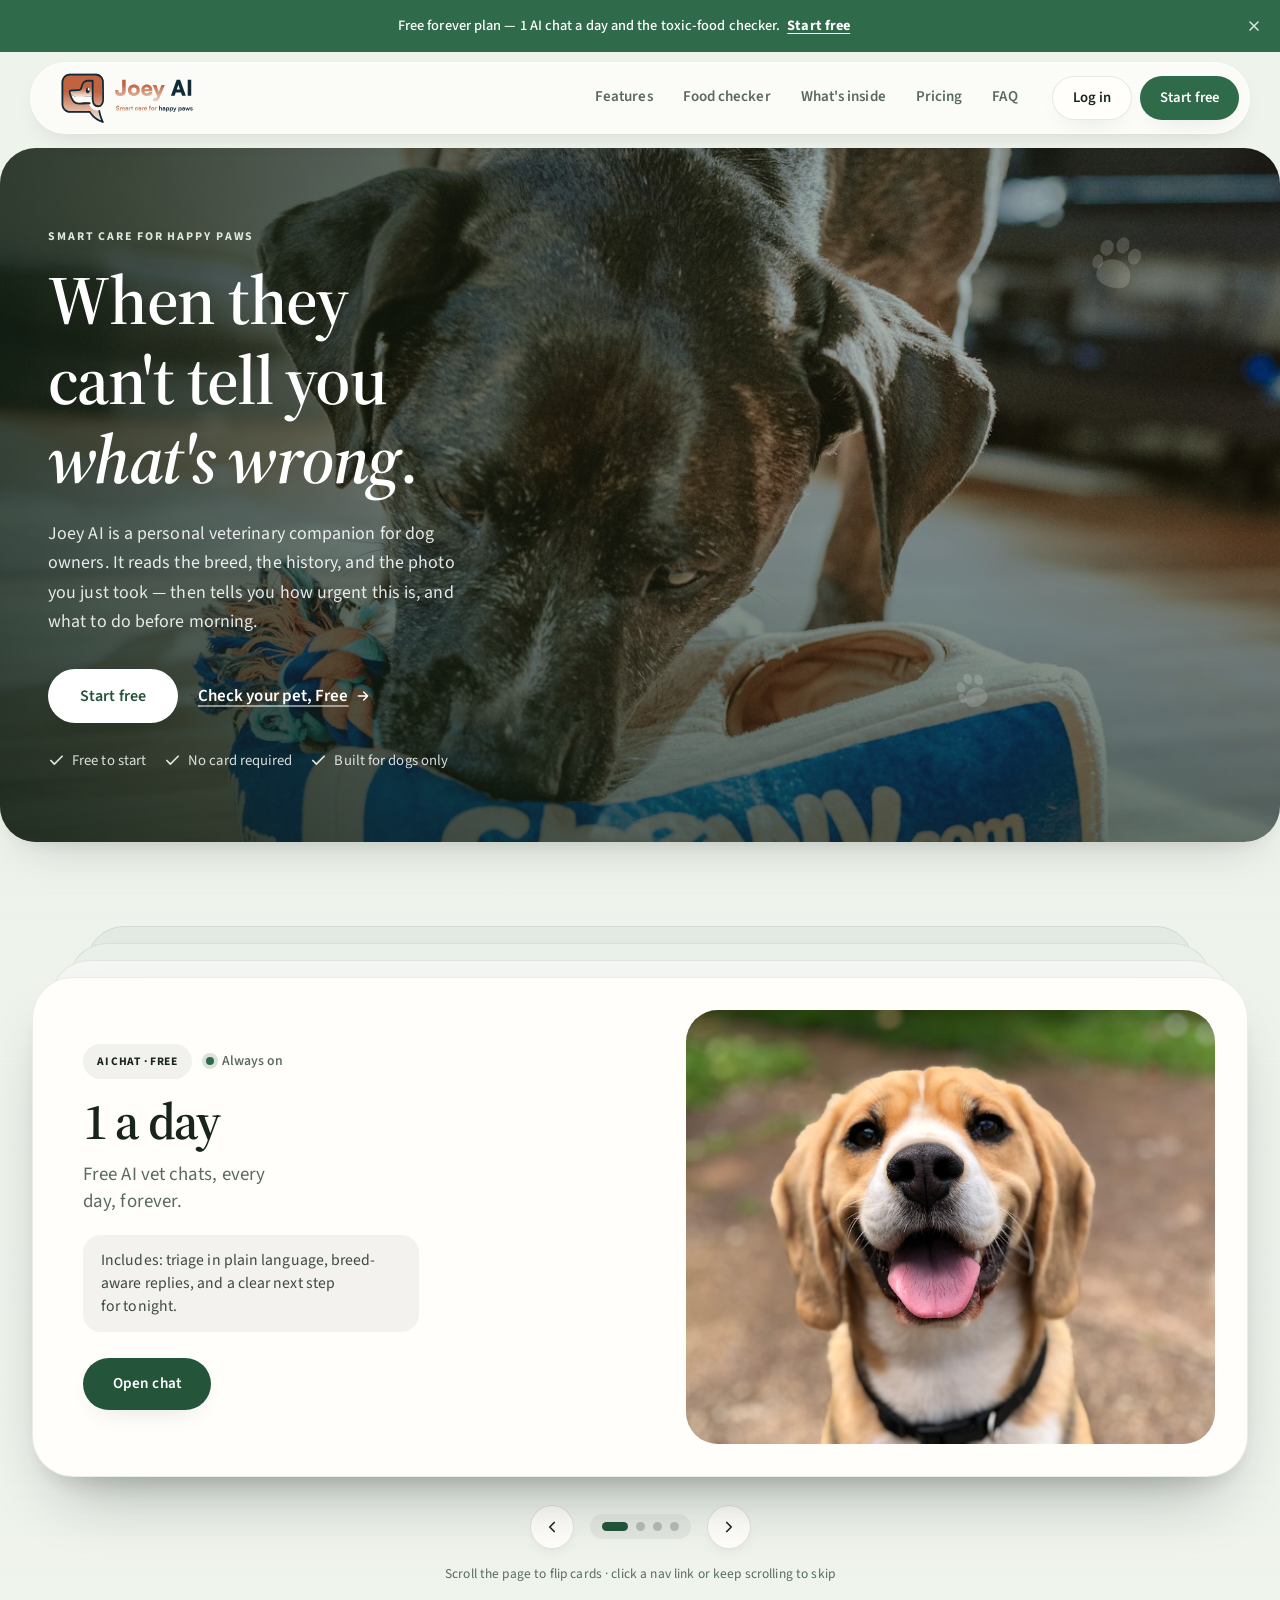
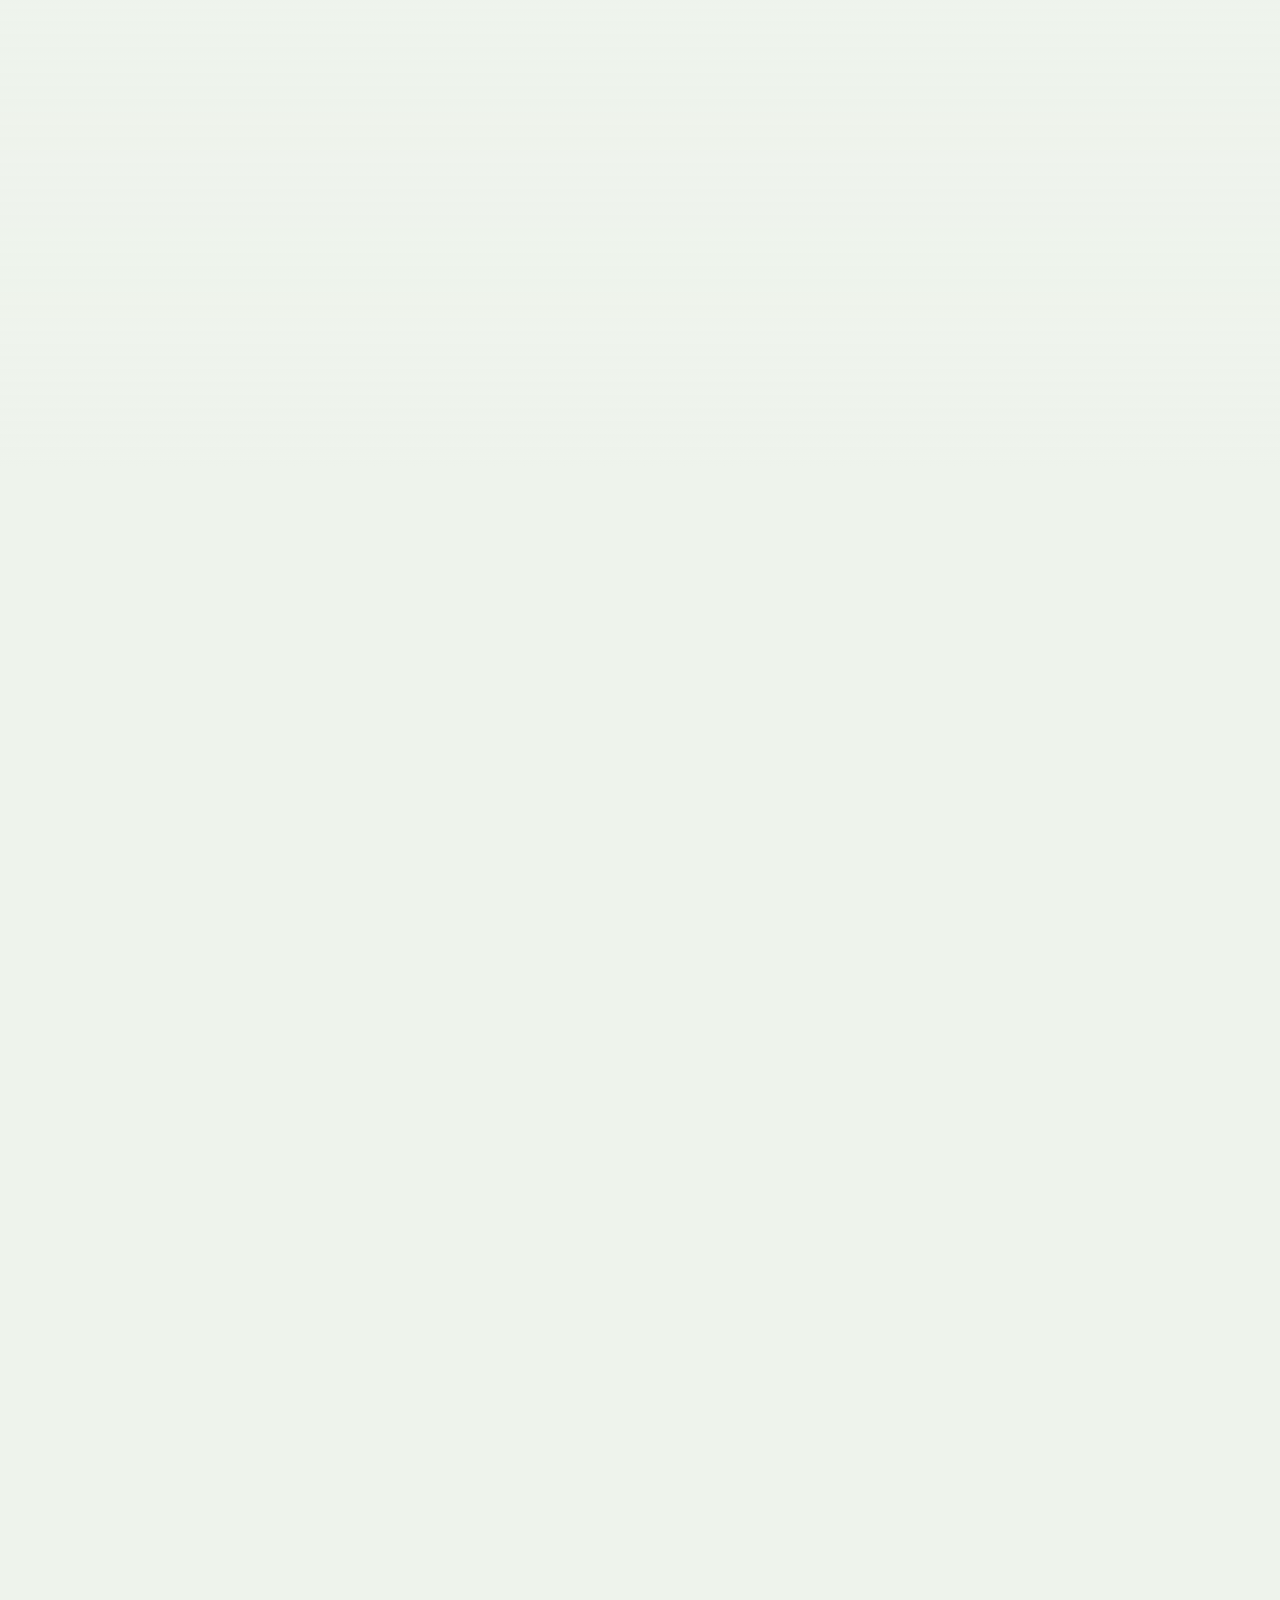
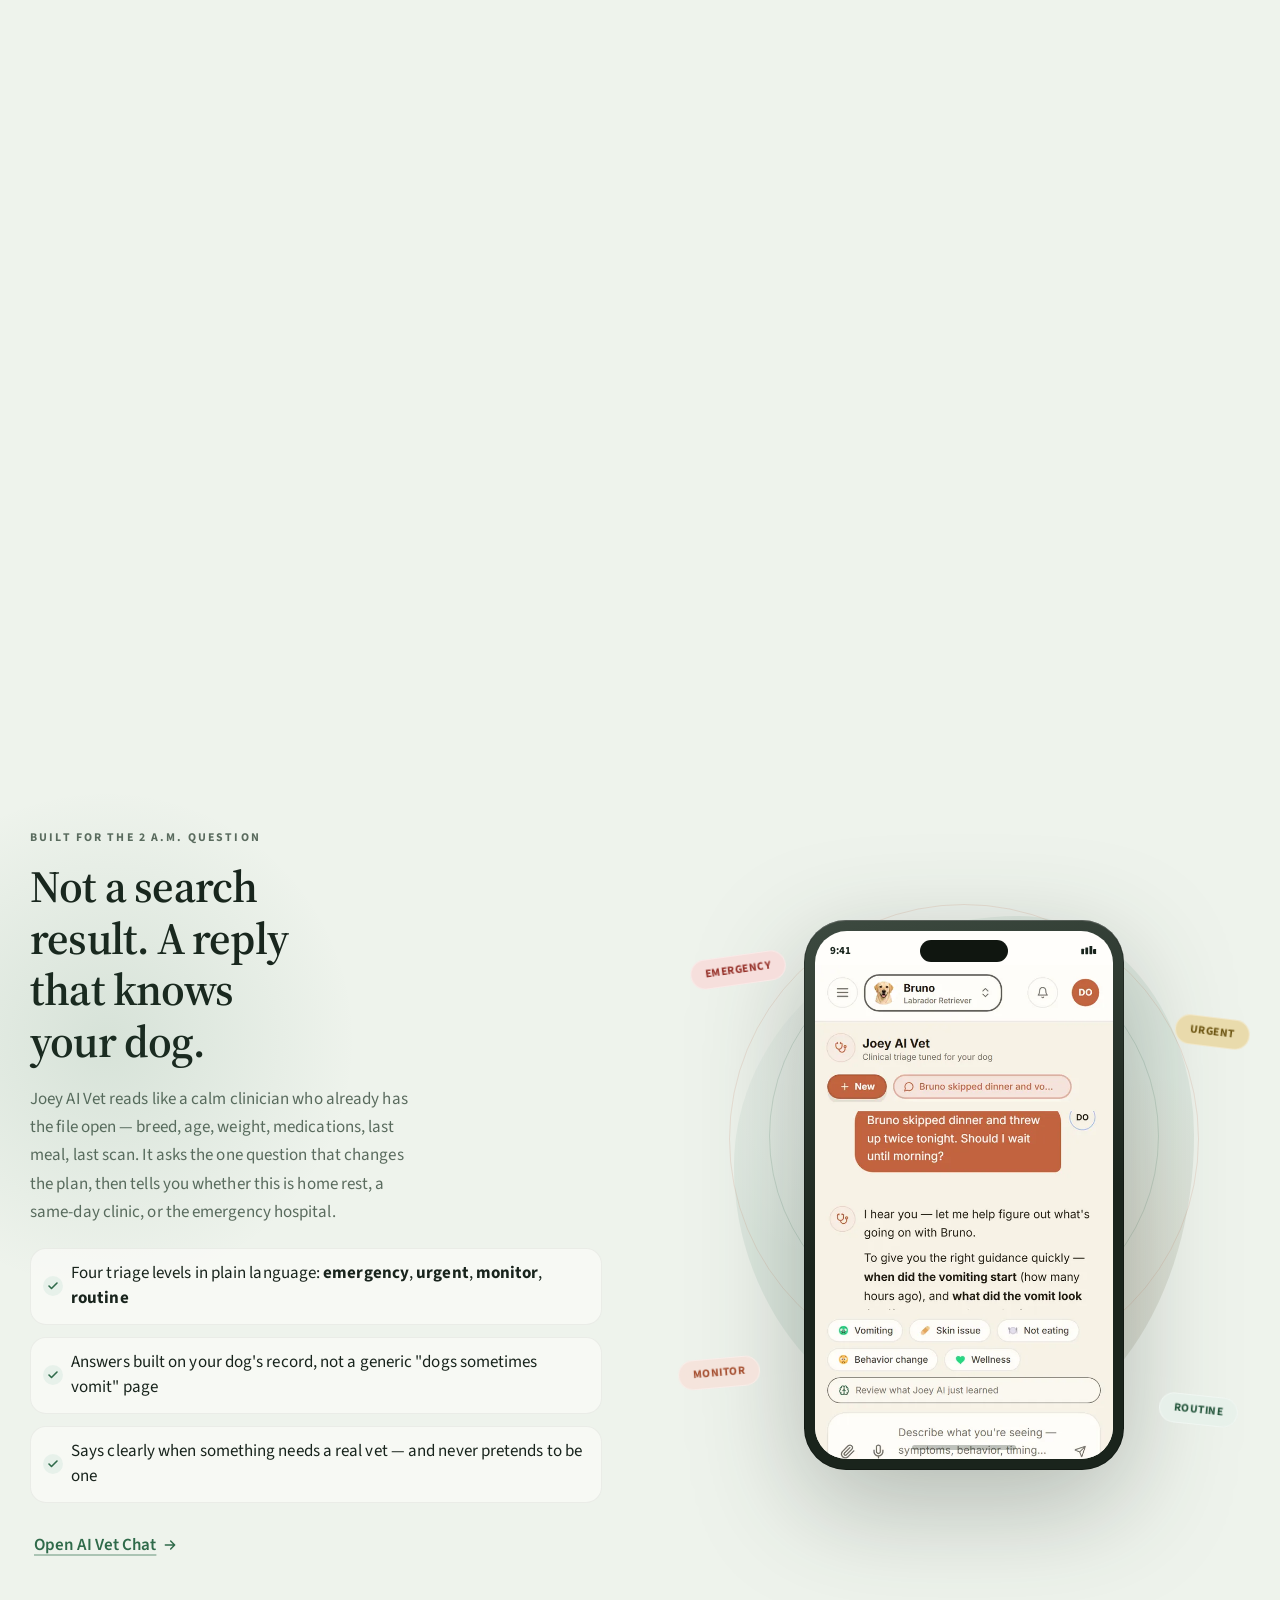
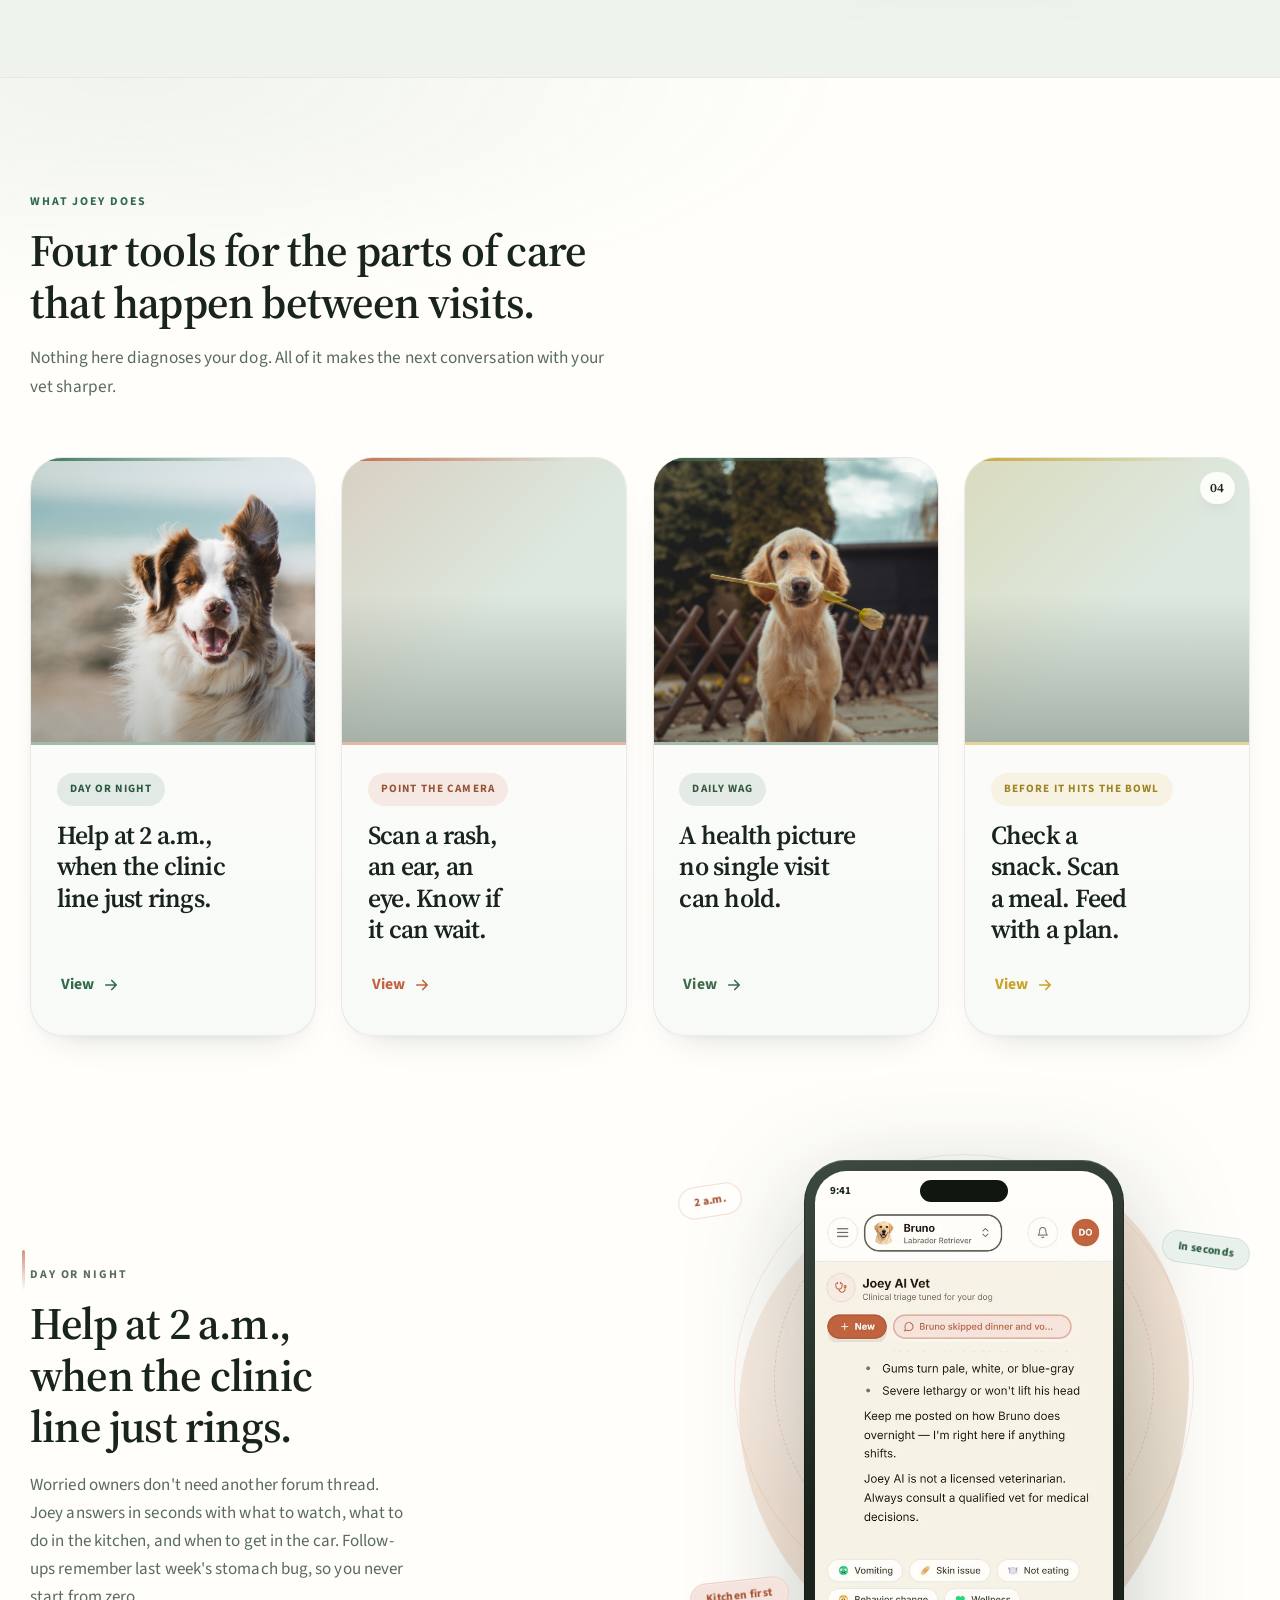
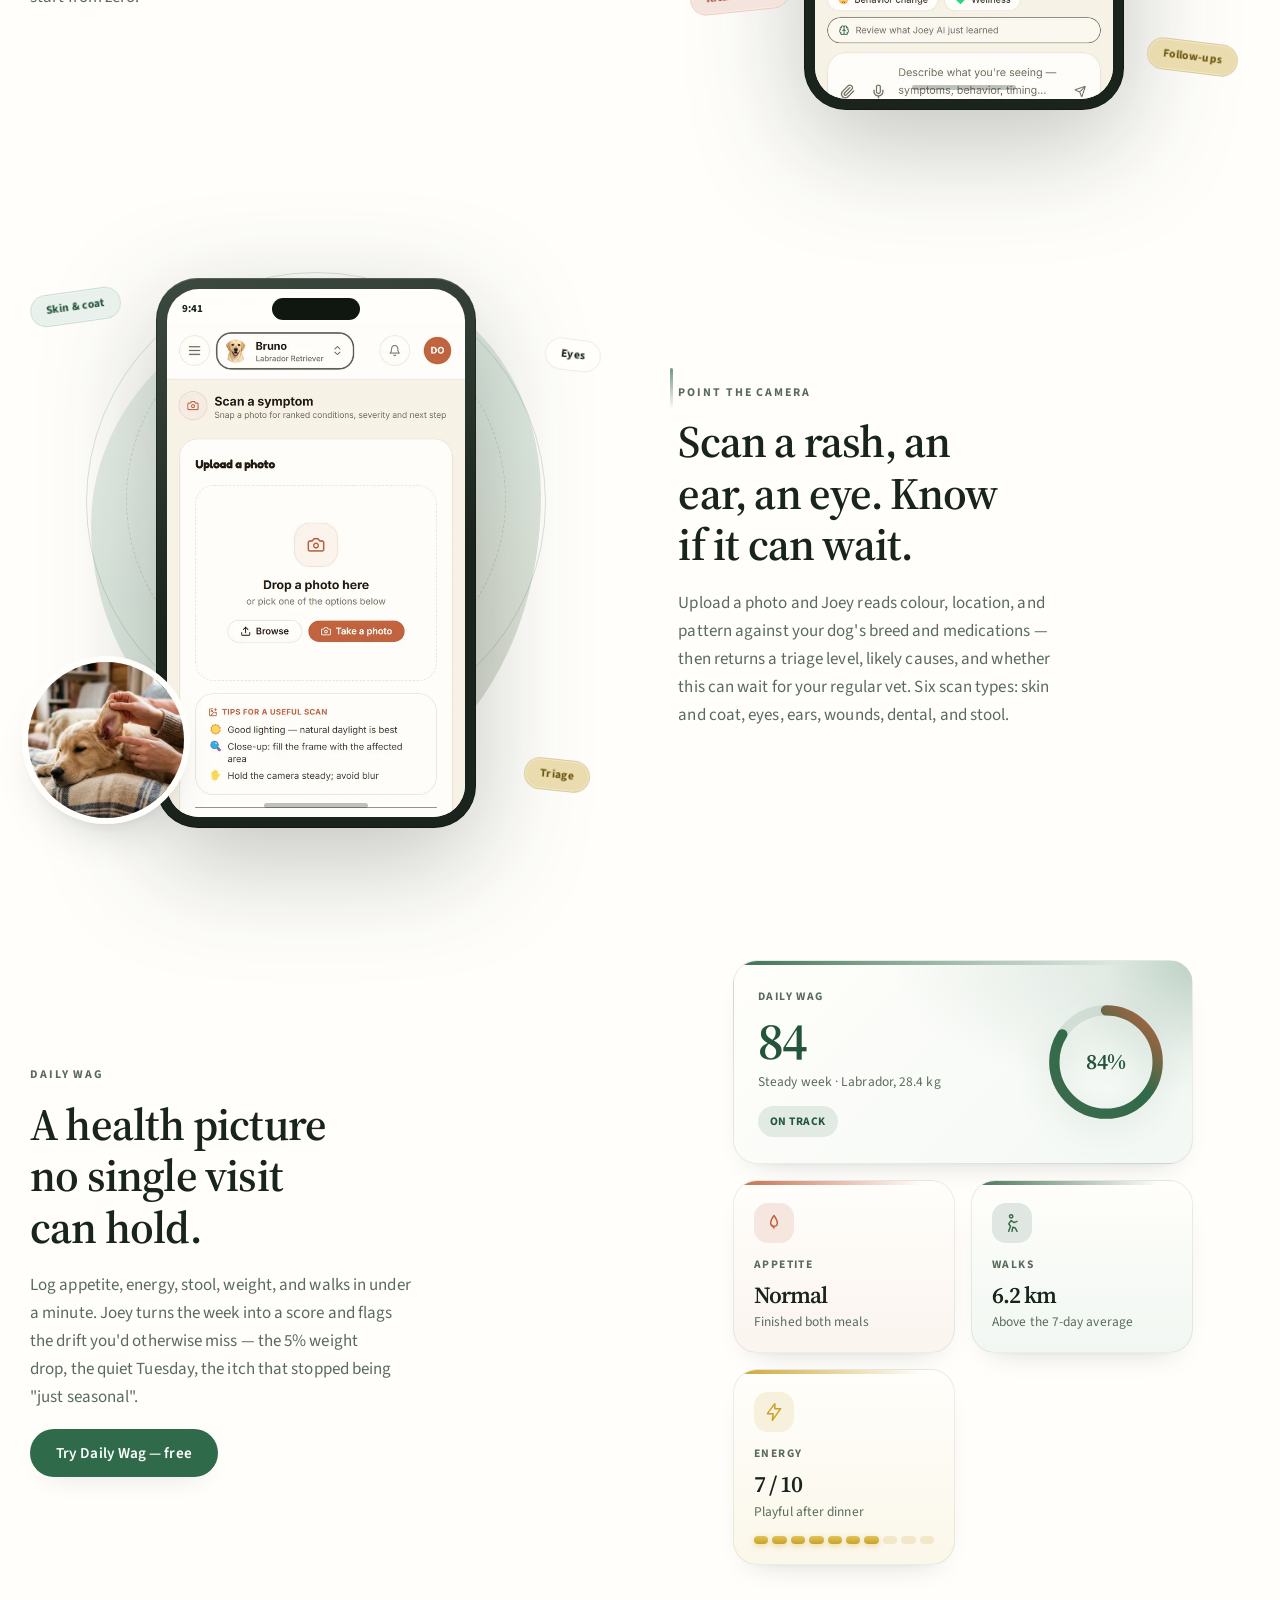
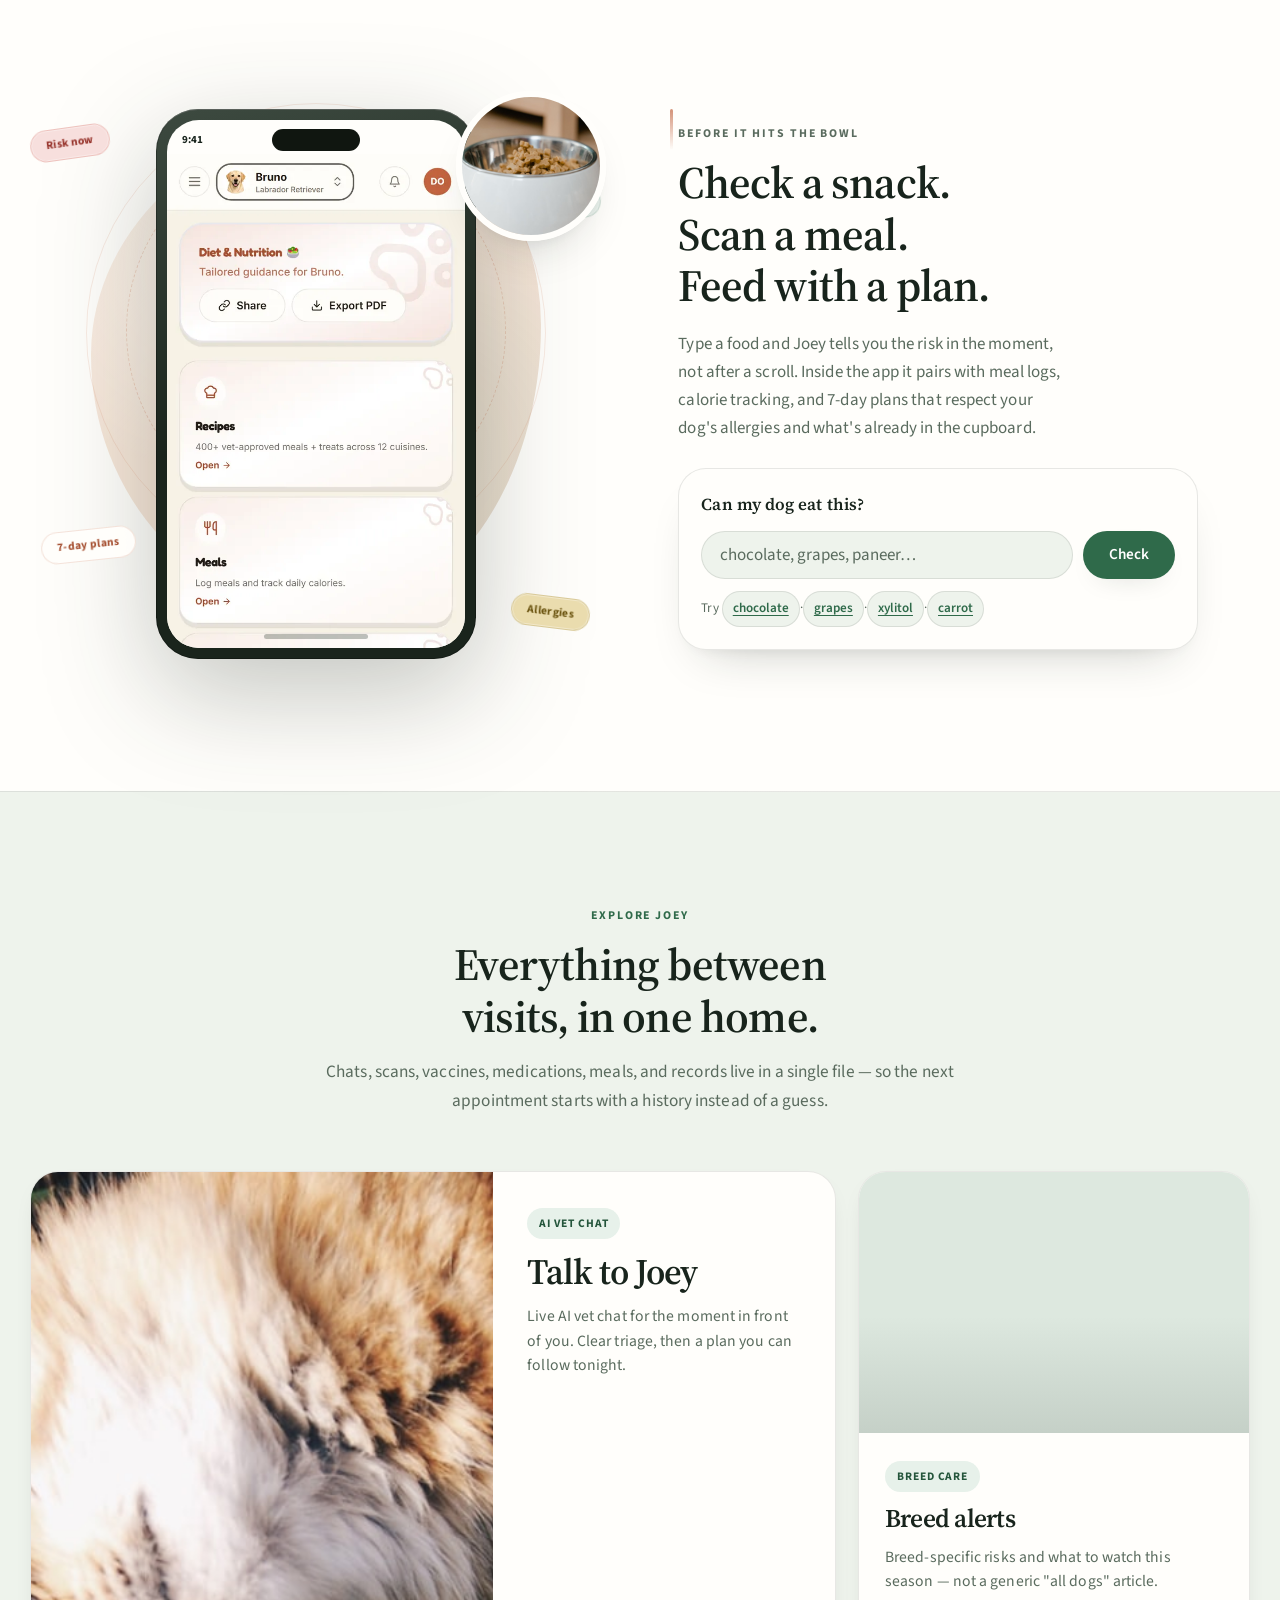
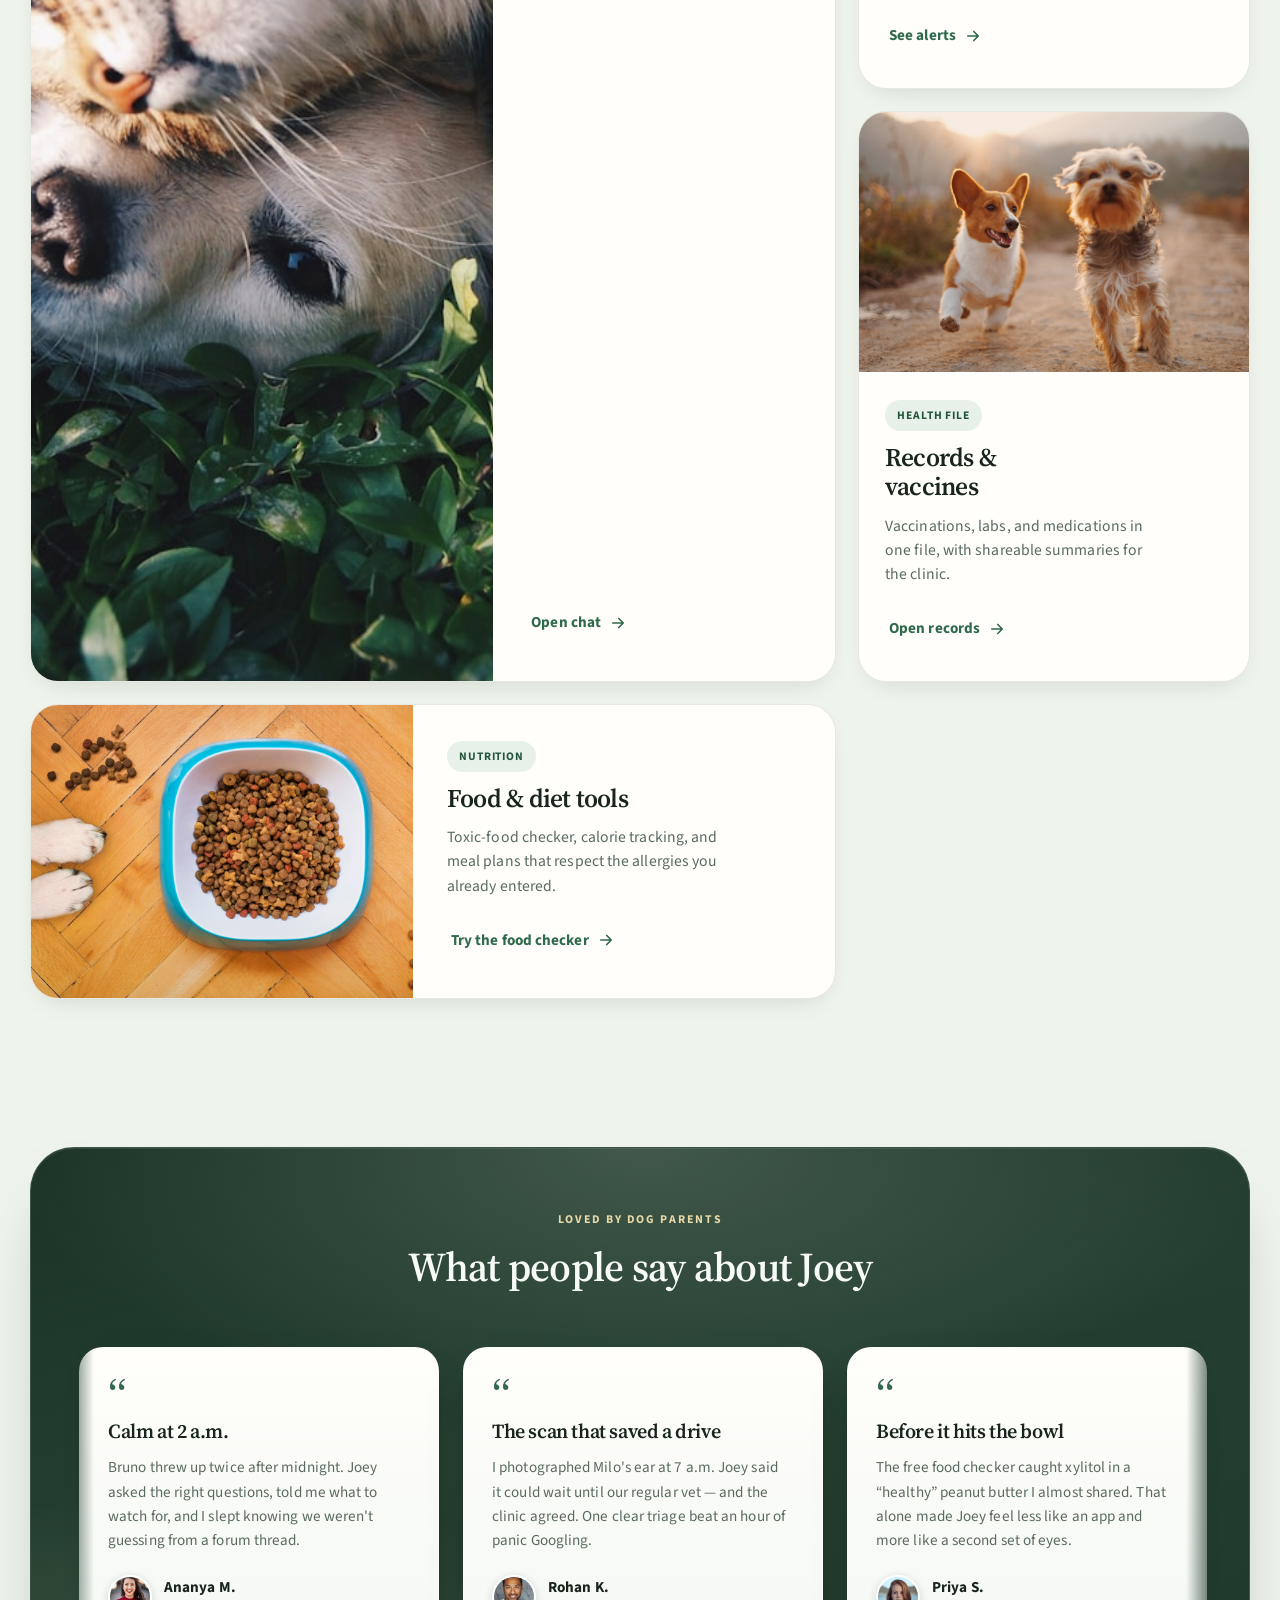
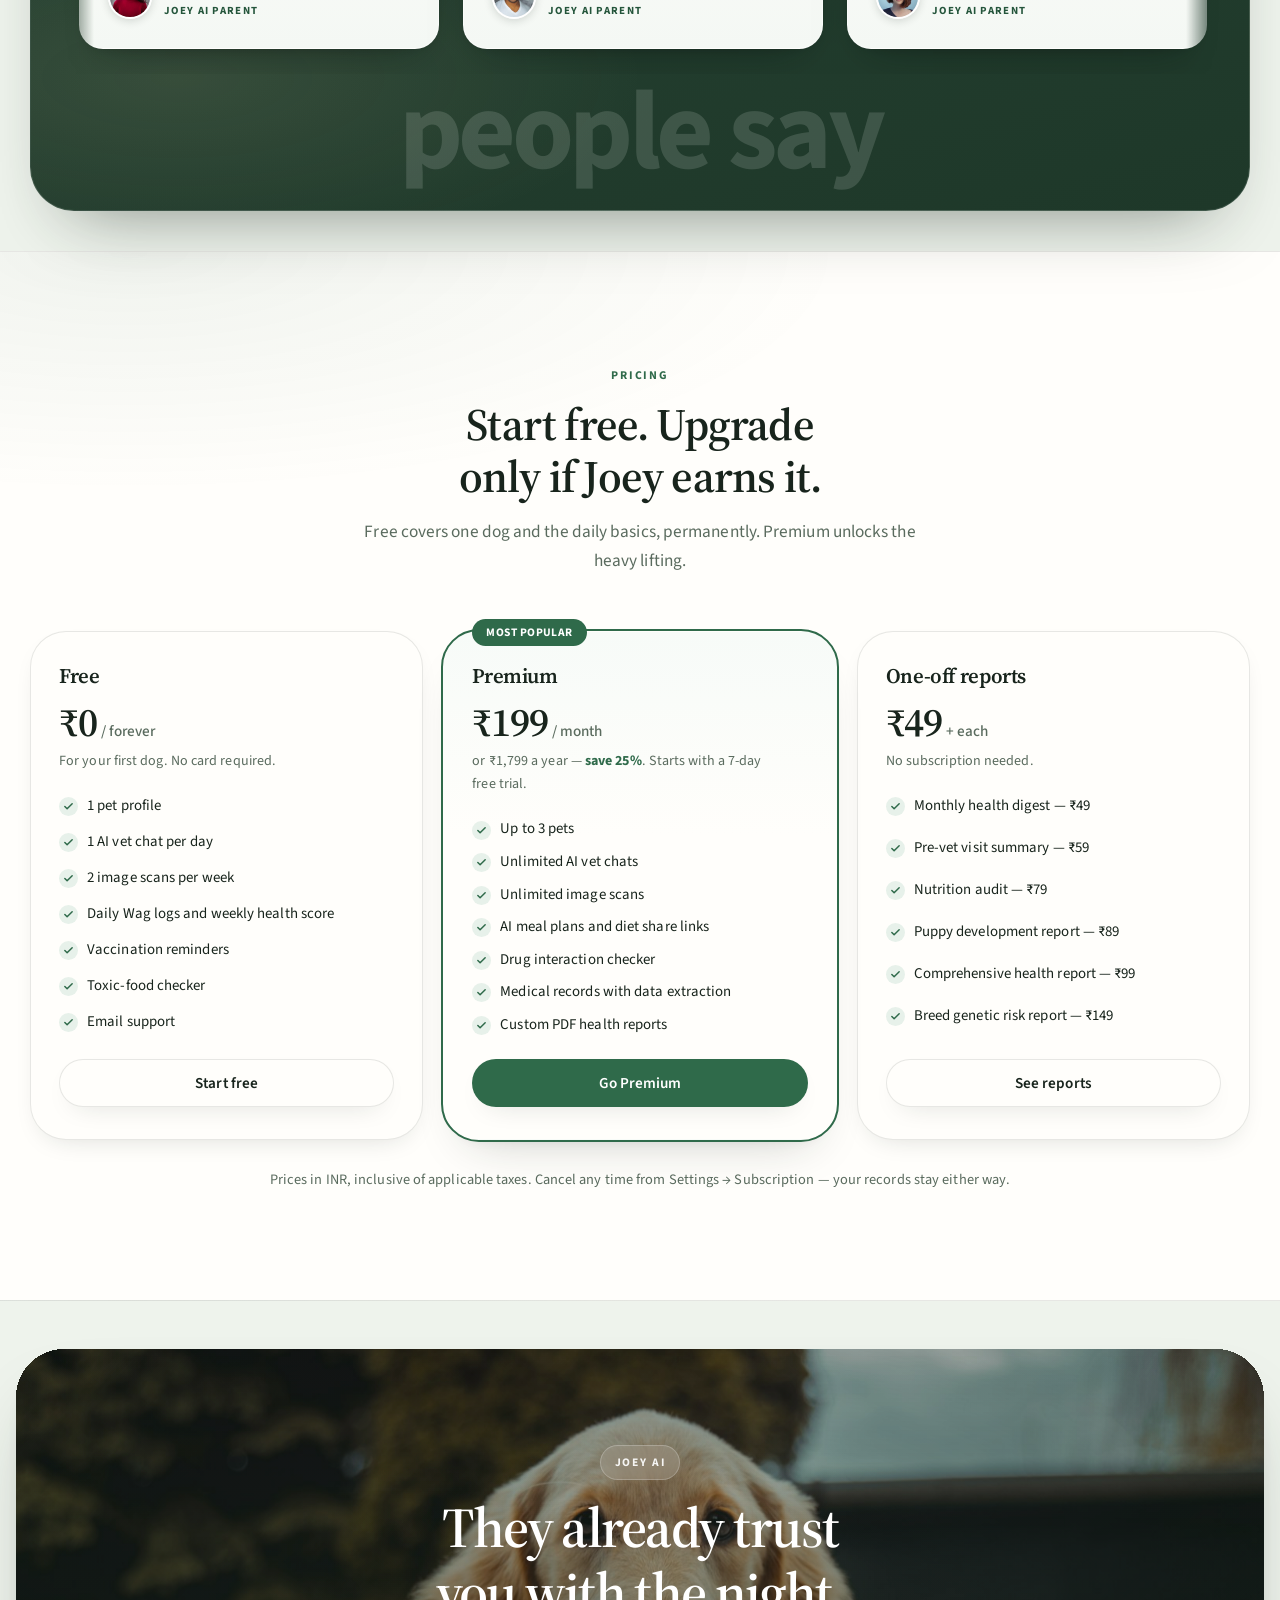
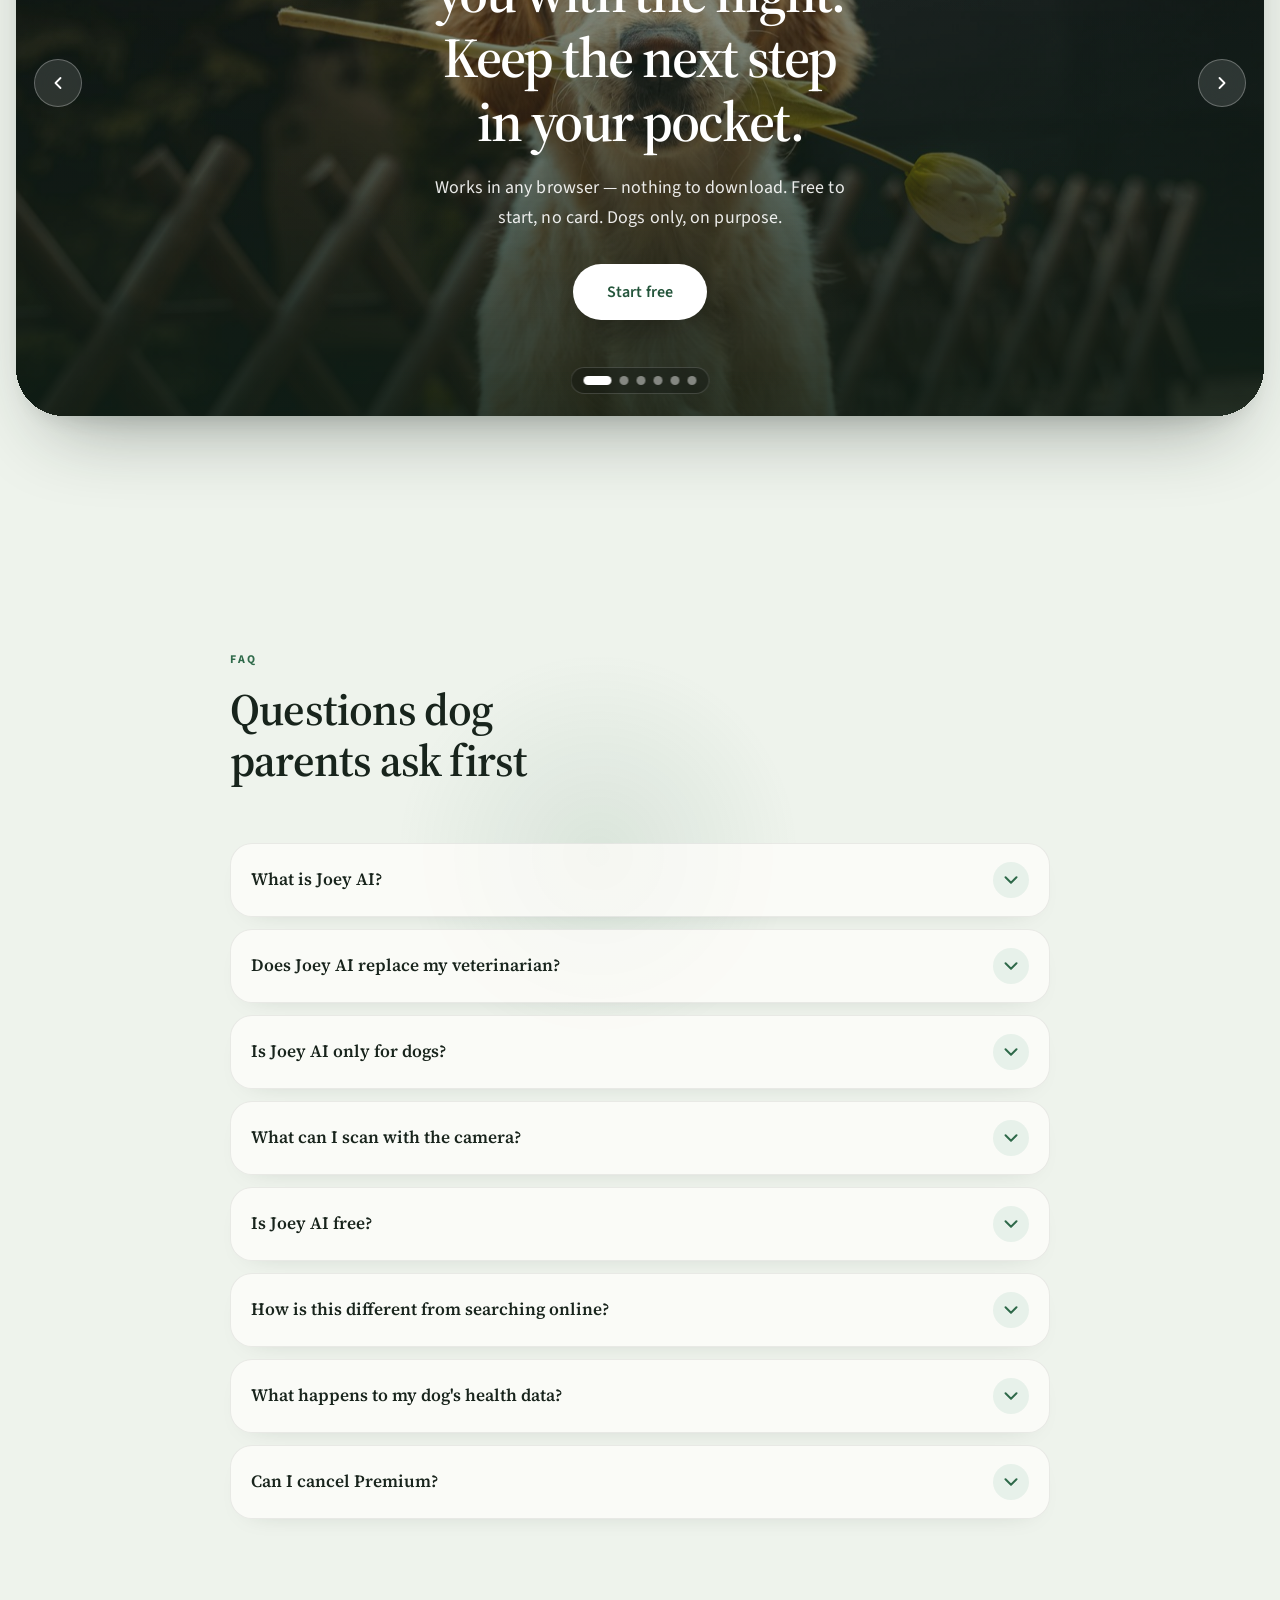
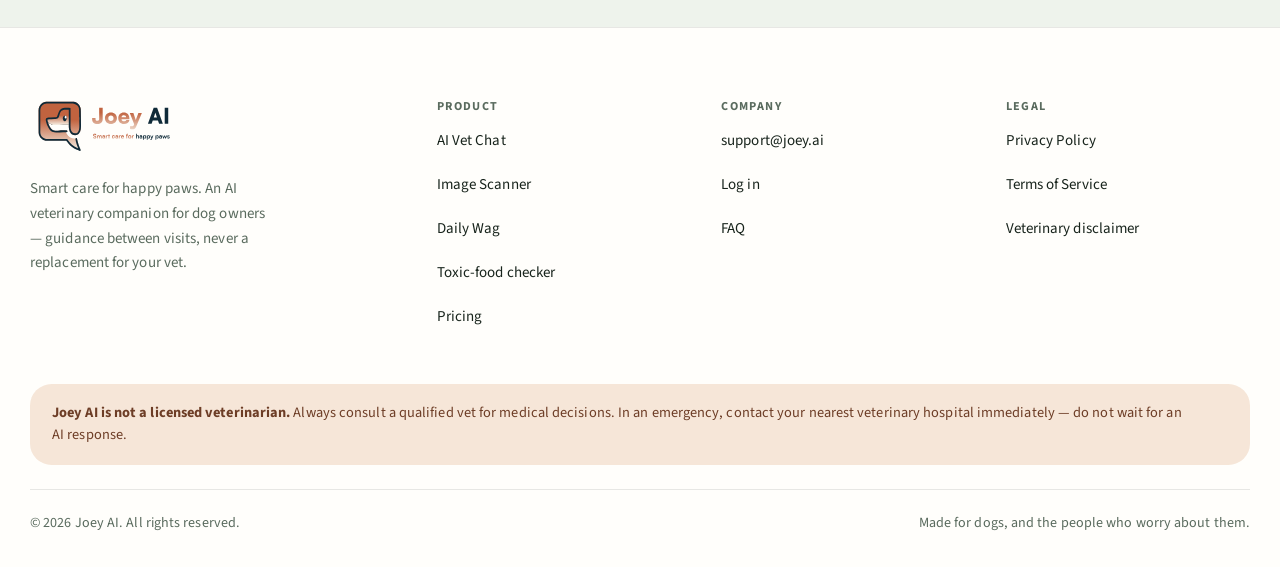
<file: index.html>
<!DOCTYPE html>
<html lang="en">
<head>
  <meta charset="UTF-8" />
  <meta name="viewport" content="width=device-width, initial-scale=1" />
  <meta name="theme-color" content="#EEF3EC" />

  <title>Joey AI — Smart care for happy paws</title>
  <meta name="description" content="Joey AI is an AI-powered personal veterinary platform for dog owners. AI vet chat, photo scans, daily health tracking, and a free toxic-food checker. Free to start, no card required." />
  <link rel="canonical" href="https://joey.ai/" />

  <!-- Open Graph / Twitter: without these, every share renders as a bare link. -->
  <meta property="og:type" content="website" />
  <meta property="og:site_name" content="Joey AI" />
  <meta property="og:url" content="https://joey.ai/" />
  <meta property="og:title" content="Joey AI — Smart care for happy paws" />
  <meta property="og:description" content="An AI veterinary companion for dog owners. Triage in plain language, photo scans, daily health tracking, and a free toxic-food checker." />
  <meta property="og:image" content="https://joey.ai/assets/og-cover-1200x630.jpg" />
  <meta property="og:image:width" content="1200" />
  <meta property="og:image:height" content="630" />
  <meta property="og:image:alt" content="A dog resting beside the Joey AI app" />
  <meta property="og:locale" content="en_IN" />
  <meta name="twitter:card" content="summary_large_image" />
  <meta name="twitter:title" content="Joey AI — Smart care for happy paws" />
  <meta name="twitter:description" content="An AI veterinary companion for dog owners. Triage in plain language, photo scans, and a free toxic-food checker." />
  <meta name="twitter:image" content="https://joey.ai/assets/og-cover-1200x630.jpg" />

  <link rel="icon" href="/favicon.ico" sizes="32x32" />
  <link rel="icon" href="assets/joey-icon.svg" type="image/svg+xml" />
  <link rel="apple-touch-icon" href="assets/apple-touch-icon.png" />
  <link rel="manifest" href="site.webmanifest" />

  <link rel="preconnect" href="https://fonts.googleapis.com" />
  <link rel="preconnect" href="https://fonts.gstatic.com" crossorigin />
  <link href="https://fonts.googleapis.com/css2?family=Source+Serif+4:ital,opsz,wght@0,8..60,500;0,8..60,600;0,8..60,700;1,8..60,500;1,8..60,600&family=Source+Sans+3:ital,wght@0,400;0,500;0,600;0,700;1,400&display=swap" rel="stylesheet" />

  <link rel="preload" as="image" href="assets/photo-care.jpg" fetchpriority="high" />
  <link rel="stylesheet" href="styles.css?v=reviews-watermark-1" />

  <script type="application/ld+json">
  {
    "@context": "https://schema.org",
    "@graph": [
      {
        "@type": "Organization",
        "@id": "https://joey.ai/#organization",
        "name": "Joey AI",
        "url": "https://joey.ai/",
        "logo": "https://joey.ai/assets/joey-logo.svg",
        "description": "AI-powered personal veterinary platform for dog owners.",
        "contactPoint": {
          "@type": "ContactPoint",
          "contactType": "customer support",
          "email": "support@joey.ai",
          "availableLanguage": ["en"]
        }
      },
      {
        "@type": "WebSite",
        "@id": "https://joey.ai/#website",
        "url": "https://joey.ai/",
        "name": "Joey AI",
        "publisher": { "@id": "https://joey.ai/#organization" },
        "inLanguage": "en"
      },
      {
        "@type": "SoftwareApplication",
        "name": "Joey AI",
        "applicationCategory": "HealthApplication",
        "applicationSubCategory": "Veterinary",
        "operatingSystem": "Web",
        "url": "https://joey.ai/",
        "description": "An AI veterinary companion for dog owners: AI vet chat, photo scans for skin, eye, ear, wound, dental and stool, daily health tracking, diet planning, vaccination and medication records.",
        "publisher": { "@id": "https://joey.ai/#organization" },
        "offers": [
          {
            "@type": "Offer",
            "name": "Free",
            "price": "0",
            "priceCurrency": "INR",
            "description": "1 pet, 1 AI chat per day, 2 image scans per week, Daily Wag, vaccination reminders and the toxic-food checker."
          },
          {
            "@type": "Offer",
            "name": "Premium — monthly",
            "price": "199",
            "priceCurrency": "INR",
            "description": "Up to 3 pets, unlimited AI chats and image scans, AI meal plans, drug interaction checker and PDF reports. Billed monthly after a 7-day free trial."
          },
          {
            "@type": "Offer",
            "name": "Premium — annual",
            "price": "1799",
            "priceCurrency": "INR",
            "description": "All Premium features billed yearly, saving 25% against monthly. Includes a 7-day free trial."
          }
        ]
      },
      {
        "@type": "FAQPage",
        "mainEntity": [
          {
            "@type": "Question",
            "name": "What is Joey AI?",
            "acceptedAnswer": {
              "@type": "Answer",
              "text": "Joey AI is an AI-powered personal veterinary platform for dog owners. You get an AI vet chat, photo scans, daily health tracking, diet tools, vaccination and medication reminders, and medical records — organised around your dog rather than a generic pet article."
            }
          },
          {
            "@type": "Question",
            "name": "Does Joey AI replace my veterinarian?",
            "acceptedAnswer": {
              "@type": "Answer",
              "text": "No. Joey AI is not a licensed veterinarian and does not diagnose, prescribe, or treat. It helps you triage, prepare for appointments, and keep a history. When something needs a real examination, Joey says so in plain language. Always consult a qualified vet for medical decisions."
            }
          },
          {
            "@type": "Question",
            "name": "Is Joey AI only for dogs?",
            "acceptedAnswer": {
              "@type": "Answer",
              "text": "Yes. Joey is dog-focused on purpose. Other species get a clear limitation rather than invented advice, because breed, weight and dosage context is what makes the guidance useful."
            }
          },
          {
            "@type": "Question",
            "name": "What can I scan with the camera?",
            "acceptedAnswer": {
              "@type": "Answer",
              "text": "Six scan types: skin and coat, eyes, ears, wounds, dental, and stool — plus meal photos for nutrition. Joey reads the image alongside your dog's file. Free accounts include 2 scans a week; Premium is unlimited."
            }
          },
          {
            "@type": "Question",
            "name": "Is Joey AI free?",
            "acceptedAnswer": {
              "@type": "Answer",
              "text": "Yes to start, with no card required. Free includes 1 pet, 1 AI chat per day, 2 image scans per week, Daily Wag tracking, vaccination reminders, and the toxic-food checker. Premium is ₹199 per month or ₹1,799 per year and starts with a 7-day free trial."
            }
          },
          {
            "@type": "Question",
            "name": "How is this different from searching online?",
            "acceptedAnswer": {
              "@type": "Answer",
              "text": "Search knows dogs in general. Joey knows yours — breed, weight, medications, last scan, last meal. That context is why a Labrador that vomited twice gets a different plan than a puppy that swallowed a grape. You still confirm anything serious with your vet."
            }
          },
          {
            "@type": "Question",
            "name": "What happens to my dog's health data?",
            "acceptedAnswer": {
              "@type": "Answer",
              "text": "Your records stay in your account. Joey does not sell personal data, and share links you create for a vet can be revoked at any time. Full detail is in the Privacy Policy."
            }
          },
          {
            "@type": "Question",
            "name": "Can I cancel Premium?",
            "acceptedAnswer": {
              "@type": "Answer",
              "text": "Any time, from Settings → Subscription. You keep Premium until the end of the period you have paid for, then move back to Free. Nothing is deleted — your records stay, you simply return to the Free limits."
            }
          }
        ]
      }
    ]
  }
  </script>
</head>
<body>
  <a class="skip-link" href="#main">Skip to content</a>

  <div class="announce" id="announce" data-announce>
    <p>
      Free forever plan — 1 AI chat a day and the toxic-food checker.
      <a href="https://joey.ai/signup" data-cta="signup" data-analytics="announce">Start free</a>
    </p>
    <button class="announce-close" type="button" data-announce-close aria-label="Dismiss announcement">
      <svg viewBox="0 0 24 24" fill="none" stroke="currentColor" stroke-width="2.2" stroke-linecap="round" aria-hidden="true"><path d="M18 6L6 18M6 6l12 12" /></svg>
    </button>
  </div>

  <header class="site-nav" data-nav>
    <div class="wrap nav-shell">
    <div class="nav-inner">
      <a class="logo" href="#top" aria-label="Joey AI — home">
        <img src="assets/joey-logo.svg" alt="Joey AI" width="8220" height="2863" />
      </a>

      <nav class="nav-links" aria-label="Primary">
        <a href="#features">Features</a>
        <a href="#check">Food checker</a>
        <a href="#everything">What's inside</a>
        <a href="#pricing">Pricing</a>
        <a href="#faq">FAQ</a>
      </nav>

      <div class="nav-cta">
        <a class="btn btn-secondary btn-sm" href="https://joey.ai/login" data-cta="login" data-analytics="nav">Log in</a>
        <a class="btn btn-primary btn-sm" href="https://joey.ai/signup" data-cta="signup" data-analytics="nav">Start free</a>
      </div>

      <button class="menu-toggle" type="button" aria-expanded="false" aria-controls="mobile-nav" aria-label="Open menu" data-menu-toggle>
        <svg viewBox="0 0 24 24" fill="none" stroke="currentColor" stroke-width="1.9" stroke-linecap="round" aria-hidden="true"><path d="M4 7h16M4 12h16M4 17h16" /></svg>
      </button>
    </div>

    <nav class="mobile-nav" id="mobile-nav" hidden data-mobile-nav aria-label="Primary (mobile)">
      <a href="#features">Features</a>
      <a href="#check">Food checker</a>
      <a href="#everything">What's inside</a>
      <a href="#pricing">Pricing</a>
      <a href="#faq">FAQ</a>
      <a href="https://joey.ai/login" data-cta="login" data-analytics="mobile-nav">Log in</a>
      <a class="btn btn-primary" href="https://joey.ai/signup" data-cta="signup" data-analytics="mobile-nav">Start free</a>
    </nav>
    </div>
  </header>

  <main id="main">
    <!-- ============================ HERO ============================ -->
    <section class="hero" id="top">
      <div class="wrap hero-stage">
        <div class="hero-frame">
      <div class="hero-video-wrap" aria-hidden="true">
        <video
          class="hero-video"
          data-hero-video
          muted
          loop
          playsinline
          preload="none"
          poster="assets/photo-care.jpg"
        >
          <source src="assets/hero-video.mp4" type="video/mp4" />
        </video>
        <div class="hero-scrim"></div>
        <svg class="hero-paw hero-paw-a" viewBox="0 0 24 24" fill="currentColor" aria-hidden="true"><ellipse cx="7.2" cy="6.8" rx="2.15" ry="2.7"/><ellipse cx="12" cy="4.4" rx="2.15" ry="2.7"/><ellipse cx="16.8" cy="6.8" rx="2.15" ry="2.7"/><ellipse cx="5.6" cy="12.1" rx="1.75" ry="2.35"/><path d="M12 9.6c-3.35 0-5.7 2.45-5.7 5.35 0 2.5 1.85 3.95 5.7 3.95s5.7-1.45 5.7-3.95c0-2.9-2.35-5.35-5.7-5.35z"/></svg>
        <svg class="hero-paw hero-paw-b" viewBox="0 0 24 24" fill="currentColor" aria-hidden="true"><ellipse cx="7.2" cy="6.8" rx="2.15" ry="2.7"/><ellipse cx="12" cy="4.4" rx="2.15" ry="2.7"/><ellipse cx="16.8" cy="6.8" rx="2.15" ry="2.7"/><ellipse cx="5.6" cy="12.1" rx="1.75" ry="2.35"/><path d="M12 9.6c-3.35 0-5.7 2.45-5.7 5.35 0 2.5 1.85 3.95 5.7 3.95s5.7-1.45 5.7-3.95c0-2.9-2.35-5.35-5.7-5.35z"/></svg>
      </div>
      <span class="sr-only">Background video: a dog walking through a sunlit garden with its owner</span>

      <div class="hero-inner">
        <div class="hero-copy" data-reveal>
          <p class="eyebrow">Smart care for happy paws</p>
          <h1>When they can't tell you <span class="marker">what's wrong</span>.</h1>
          <p class="hero-lede">
            Joey AI is a personal veterinary companion for dog owners. It reads the breed, the history, and the photo
            you just took — then tells you how urgent this is, and what to do before morning.
          </p>

          <div class="hero-actions">
            <a class="btn btn-primary btn-lg" href="https://joey.ai/signup" data-cta="signup" data-analytics="hero">Start free</a>
            <a class="text-link" href="demo/check-pet.html" data-analytics="hero-checker">
              Check your pet, Free
              <svg viewBox="0 0 24 24" fill="none" stroke="currentColor" stroke-width="2.2" stroke-linecap="round" stroke-linejoin="round" aria-hidden="true"><path d="M5 12h14M13 6l6 6-6 6" /></svg>
            </a>
          </div>

          <ul class="hero-assurance" role="list">
            <li>
              <span>
                <svg viewBox="0 0 24 24" fill="none" stroke="currentColor" stroke-width="2.4" stroke-linecap="round" stroke-linejoin="round" aria-hidden="true"><path d="M20 6L9 17l-5-5" /></svg>
                Free to start
              </span>
            </li>
            <li>
              <span>
                <svg viewBox="0 0 24 24" fill="none" stroke="currentColor" stroke-width="2.4" stroke-linecap="round" stroke-linejoin="round" aria-hidden="true"><path d="M20 6L9 17l-5-5" /></svg>
                No card required
              </span>
            </li>
            <li>
              <span>
                <svg viewBox="0 0 24 24" fill="none" stroke="currentColor" stroke-width="2.4" stroke-linecap="round" stroke-linejoin="round" aria-hidden="true"><path d="M20 6L9 17l-5-5" /></svg>
                Built for dogs only
              </span>
            </li>
          </ul>
        </div>
      </div>
        </div>
      </div>
    </section>

    <!-- ============================ TRUST STRIP ============================ -->
    <section class="trust" id="highlights" data-trust-scroll aria-label="What Joey AI includes">
      <div class="trust-pin">
        <div class="wrap trust-deck">
          <div
            class="trust-stack"
            data-trust-stack
            role="region"
            aria-roledescription="scroll-driven carousel"
            aria-label="Joey AI highlights"
          >
            <article class="trust-card trust-card--chat is-front" data-trust-card data-href="#feature-chat">
              <div class="trust-card__copy">
                <div class="trust-card__meta">
                  <span class="trust-card__chip">AI Chat · Free</span>
                  <span class="trust-card__status"><i aria-hidden="true"></i> Always on</span>
                </div>
                <h3 class="trust-card__title">1 a day</h3>
                <p class="trust-card__lede">Free AI vet chats, every day, forever.</p>
                <p class="trust-card__notes">Includes: triage in plain language, breed-aware replies, and a clear next step for tonight.</p>
                <div class="trust-card__actions">
                  <a class="btn btn-primary trust-card__cta" href="demo/chat.html">Open chat</a>
                </div>
              </div>
              <div class="trust-card__media">
                <img src="assets/trust-chat.jpg" alt="" width="900" height="1100" loading="lazy" decoding="async" />
              </div>
            </article>

            <article class="trust-card trust-card--scan" data-trust-card data-href="#feature-scan">
              <div class="trust-card__copy">
                <div class="trust-card__meta">
                  <span class="trust-card__chip">Scanner · 6 types</span>
                  <span class="trust-card__status"><i aria-hidden="true"></i> Photo ready</span>
                </div>
                <h3 class="trust-card__title">6 scan types</h3>
                <p class="trust-card__lede">Skin, eye, ear, wound, dental, stool.</p>
                <p class="trust-card__notes">Includes: location, colour, and pattern read against your dog’s breed and medications.</p>
                <div class="trust-card__actions">
                  <a class="btn btn-primary trust-card__cta" href="demo/scanner.html">See scanners</a>
                </div>
              </div>
              <div class="trust-card__media">
                <img src="assets/trust-scan.jpg" alt="" width="900" height="1100" loading="lazy" decoding="async" />
              </div>
            </article>

            <article class="trust-card trust-card--wag" data-trust-card data-href="demo/daily-wag.html">
              <div class="trust-card__copy">
                <div class="trust-card__meta">
                  <span class="trust-card__chip">Health · Daily Wag</span>
                  <span class="trust-card__status"><i aria-hidden="true"></i> One-minute logs</span>
                </div>
                <h3 class="trust-card__title">Daily Wag</h3>
                <p class="trust-card__lede">A weekly health score from one-minute logs.</p>
                <p class="trust-card__notes">Includes: energy, appetite, stool, and mood tracked as a calm weekly picture.</p>
                <div class="trust-card__actions">
                  <a class="btn btn-primary trust-card__cta" href="https://joey.ai/signup" data-cta="fitness" data-analytics="trust-wag">Try Daily Wag</a>
                </div>
              </div>
              <div class="trust-card__media">
                <img src="assets/trust-wag.jpg" alt="" width="900" height="1100" loading="lazy" decoding="async" />
              </div>
            </article>

            <article class="trust-card trust-card--food" data-trust-card data-href="#check">
              <div class="trust-card__copy">
                <div class="trust-card__meta">
                  <span class="trust-card__chip">Nutrition · Free</span>
                  <span class="trust-card__status"><i aria-hidden="true"></i> On every plan</span>
                </div>
                <h3 class="trust-card__title">Always free</h3>
                <p class="trust-card__lede">Toxic-food checker, on every plan.</p>
                <p class="trust-card__notes">Includes: kitchen checks before it hits the bowl, plus diet tools that respect allergies.</p>
                <div class="trust-card__actions">
                  <a class="btn btn-primary trust-card__cta" href="#check">Try the checker</a>
                </div>
              </div>
              <div class="trust-card__media">
                <img src="assets/trust-food.jpg" alt="" width="900" height="1100" loading="lazy" decoding="async" />
              </div>
            </article>
          </div>

          <div class="trust-controls">
            <button type="button" class="trust-nav" data-trust-prev aria-label="Previous highlight">
              <svg viewBox="0 0 24 24" fill="none" stroke="currentColor" stroke-width="2.2" stroke-linecap="round" stroke-linejoin="round" aria-hidden="true"><path d="M15 18l-6-6 6-6" /></svg>
            </button>
            <div class="trust-dots" data-trust-dots role="tablist" aria-label="Highlight slides"></div>
            <button type="button" class="trust-nav" data-trust-next aria-label="Next highlight">
              <svg viewBox="0 0 24 24" fill="none" stroke="currentColor" stroke-width="2.2" stroke-linecap="round" stroke-linejoin="round" aria-hidden="true"><path d="M9 6l6 6-6 6" /></svg>
            </button>
          </div>
          <p class="trust-hint">Scroll the page to flip cards · click a nav link or keep scrolling to skip</p>
        </div>
      </div>
    </section>

    <!-- ============================ DEMO ============================ -->
    <section class="section demo-section" id="demo" aria-labelledby="demo-title">
      <div class="wrap feature-inner demo-layout">
        <div class="feature-text demo-copy" data-reveal>
          <p class="eyebrow">Built for the 2 a.m. question</p>
          <h2 id="demo-title">Not a search result. A reply that knows your dog.</h2>
          <p>
            Joey AI Vet reads like a calm clinician who already has the file open — breed, age, weight, medications,
            last meal, last scan. It asks the one question that changes the plan, then tells you whether this is home
            rest, a same-day clinic, or the emergency hospital.
          </p>
          <ul class="checklist demo-checklist">
            <li>Four triage levels in plain language: <b>emergency</b>, <b>urgent</b>, <b>monitor</b>, <b>routine</b></li>
            <li>Answers built on your dog's record, not a generic "dogs sometimes vomit" page</li>
            <li>Says clearly when something needs a real vet — and never pretends to be one</li>
          </ul>
          <a class="text-link demo-cta" href="https://joey.ai/signup" data-cta="signup" data-analytics="demo">
            Open AI Vet Chat
            <svg viewBox="0 0 24 24" fill="none" stroke="currentColor" stroke-width="2.2" stroke-linecap="round" stroke-linejoin="round" aria-hidden="true"><path d="M5 12h14M13 6l6 6-6 6" /></svg>
          </a>
        </div>

        <div class="feature-visual demo-visual" data-reveal>
            <div class="visual-stage demo-stage" data-demo-stage data-tilt-stage>
            <span class="blob blob-sage demo-blob" aria-hidden="true"></span>
            <span class="demo-ring demo-ring-a" aria-hidden="true"></span>
            <span class="demo-ring demo-ring-b" aria-hidden="true"></span>

            <span class="demo-float demo-float--emergency" data-parallax-chip data-depth="1.3" data-drift-x="-1.1" data-drift-y="1" aria-hidden="true">
              <span class="feature-chip__face">emergency</span>
            </span>
            <span class="demo-float demo-float--urgent" data-parallax-chip data-depth="1.15" data-drift-x="1.2" data-drift-y="0.9" aria-hidden="true">
              <span class="feature-chip__face">urgent</span>
            </span>
            <span class="demo-float demo-float--monitor" data-parallax-chip data-depth="1.4" data-drift-x="-1.2" data-drift-y="-1.05" aria-hidden="true">
              <span class="feature-chip__face">monitor</span>
            </span>
            <span class="demo-float demo-float--routine" data-parallax-chip data-depth="1.2" data-drift-x="1.3" data-drift-y="-0.95" aria-hidden="true">
              <span class="feature-chip__face">routine</span>
            </span>

            <div class="device device-tilt demo-device" data-demo-device data-tilt-device>
              <div class="device-bezel">
                <div class="device-shine" aria-hidden="true"></div>
                <div class="device-island"></div>
                <div class="device-status" aria-hidden="true">
                  <span>9:41</span>
                  <svg viewBox="0 0 18 12" fill="currentColor"><rect x="0" y="3" width="3" height="6" rx="0.5" /><rect x="4.5" y="1.5" width="3" height="7.5" rx="0.5" /><rect x="9" y="0" width="3" height="9" rx="0.5" /><path d="M14 3.2h2.2v5.6H14A1.2 1.2 0 0 1 12.8 7.6V4.4A1.2 1.2 0 0 1 14 3.2z" /></svg>
                </div>

                <div class="device-screen device-screen-shot">
                  <picture>
                    <source type="image/webp" srcset="assets/app-chat-560.webp" />
                    <img
                      class="device-shot"
                      src="assets/app-chat-560.jpg"
                      width="560"
                      height="1063"
                      loading="lazy"
                      decoding="async"
                      alt="The Joey AI Vet chat in the app: an owner asks whether Bruno, a Labrador who skipped dinner and vomited twice, can wait until morning, and Joey replies asking when the vomiting started and what it looked like."
                    />
                  </picture>
                </div>

                <div class="device-home" aria-hidden="true"></div>
              </div>
            </div>
          </div>
        </div>
      </div>
    </section>

    <!-- ============================ FEATURES ============================ -->
    <section class="section section-tint" id="features" aria-labelledby="features-title">
      <div class="wrap">
        <div class="section-head" data-reveal>
          <p class="eyebrow">What Joey does</p>
          <h2 id="features-title">Four tools for the parts of care that happen between visits.</h2>
          <p class="section-lede">
            Nothing here diagnoses your dog. All of it makes the next conversation with your vet sharper.
          </p>
        </div>

        <div class="feature-spotlights" data-reveal-stagger>
          <a class="spotlight-card spotlight-card--chat spotlight-card--tilt-l" href="demo/chat.html">
            <div class="spotlight-card__media">
              <img src="assets/photo-chat.jpg" width="1200" height="800" loading="lazy" decoding="async" alt="A happy dog smiling at the camera on a beach" />
              <span class="spotlight-card__index" aria-hidden="true">01</span>
            </div>
            <div class="spotlight-card__body">
              <span class="service-card__tag">Day or night</span>
              <h3>Help at 2 a.m., when the clinic line just rings.</h3>
              <span class="service-card__cta">
                View
                <svg viewBox="0 0 24 24" fill="none" stroke="currentColor" stroke-width="2.2" stroke-linecap="round" stroke-linejoin="round" aria-hidden="true"><path d="M5 12h14M13 6l6 6-6 6" /></svg>
              </span>
            </div>
          </a>
          <a class="spotlight-card spotlight-card--scan spotlight-card--tilt-r" href="demo/scanner.html">
            <div class="spotlight-card__media">
              <img src="assets/photo-scan.jpg" width="1200" height="800" loading="lazy" decoding="async" alt="A dog running freely along the shore" />
              <span class="spotlight-card__index" aria-hidden="true">02</span>
            </div>
            <div class="spotlight-card__body">
              <span class="service-card__tag">Point the camera</span>
              <h3>Scan a rash, an ear, an eye. Know if it can wait.</h3>
              <span class="service-card__cta">
                View
                <svg viewBox="0 0 24 24" fill="none" stroke="currentColor" stroke-width="2.2" stroke-linecap="round" stroke-linejoin="round" aria-hidden="true"><path d="M5 12h14M13 6l6 6-6 6" /></svg>
              </span>
            </div>
          </a>
          <a class="spotlight-card spotlight-card--wag spotlight-card--tilt-l" href="demo/daily-wag.html">
            <div class="spotlight-card__media">
              <img src="assets/photo-wag.jpg" width="1200" height="1500" loading="lazy" decoding="async" alt="A golden retriever puppy outdoors in soft natural light" />
              <span class="spotlight-card__index" aria-hidden="true">03</span>
            </div>
            <div class="spotlight-card__body">
              <span class="service-card__tag">Daily Wag</span>
              <h3>A health picture no single visit can hold.</h3>
              <span class="service-card__cta">
                View
                <svg viewBox="0 0 24 24" fill="none" stroke="currentColor" stroke-width="2.2" stroke-linecap="round" stroke-linejoin="round" aria-hidden="true"><path d="M5 12h14M13 6l6 6-6 6" /></svg>
              </span>
            </div>
          </a>
          <a class="spotlight-card spotlight-card--food spotlight-card--tilt-r" href="#check">
            <div class="spotlight-card__media">
              <img src="assets/spotlight-food.jpg" width="1200" height="800" loading="lazy" decoding="async" alt="A dog waiting patiently near a meal" />
              <span class="spotlight-card__index" aria-hidden="true">04</span>
            </div>
            <div class="spotlight-card__body">
              <span class="service-card__tag">Before it hits the bowl</span>
              <h3>Check a snack. Scan a meal. Feed with a plan.</h3>
              <span class="service-card__cta">
                View
                <svg viewBox="0 0 24 24" fill="none" stroke="currentColor" stroke-width="2.2" stroke-linecap="round" stroke-linejoin="round" aria-hidden="true"><path d="M5 12h14M13 6l6 6-6 6" /></svg>
              </span>
            </div>
          </a>
        </div>
      </div>

      <!-- Feature 1 — 24/7 chat -->
      <article class="feature-row feature-showcase" id="feature-chat">
        <div class="wrap feature-inner feature-showcase__layout">
          <div class="feature-text feature-showcase__copy" data-reveal>
            <p class="eyebrow">Day or night</p>
            <h2>Help at 2 a.m., when the clinic line just rings.</h2>
            <p>
              Worried owners don't need another forum thread. Joey answers in seconds with what to watch, what to do
              in the kitchen, and when to get in the car. Follow-ups remember last week's stomach bug, so you never
              start from zero.
            </p>
          </div>

          <div class="feature-visual feature-showcase__visual" data-reveal>
            <div class="visual-stage feature-stage feature-stage--peach" data-tilt-stage>
              <span class="blob blob-peach feature-blob" aria-hidden="true"></span>
              <span class="feature-orbit feature-orbit-a" aria-hidden="true"></span>
              <span class="feature-orbit feature-orbit-b" aria-hidden="true"></span>

              <span class="feature-chip feature-chip--a" data-parallax-chip data-depth="1.45" data-drift-x="-1" data-drift-y="1.2" aria-hidden="true">
                <span class="feature-chip__face">2 a.m.</span>
              </span>
              <span class="feature-chip feature-chip--b" data-parallax-chip data-depth="1.1" data-drift-x="1.15" data-drift-y="0.85" aria-hidden="true">
                <span class="feature-chip__face">In seconds</span>
              </span>
              <span class="feature-chip feature-chip--c" data-parallax-chip data-depth="1.55" data-drift-x="-1.25" data-drift-y="-1" aria-hidden="true">
                <span class="feature-chip__face">Kitchen first</span>
              </span>
              <span class="feature-chip feature-chip--d" data-parallax-chip data-depth="1.25" data-drift-x="1.35" data-drift-y="-1.15" aria-hidden="true">
                <span class="feature-chip__face">Follow-ups</span>
              </span>

              <div class="device feature-device feature-device--right" data-tilt-device>
                <div class="device-bezel">
                  <div class="device-shine" aria-hidden="true"></div>
                  <div class="device-island"></div>
                  <div class="device-status" aria-hidden="true"><span>9:41</span></div>
                  <div class="device-screen device-screen-shot">
                    <picture>
                      <source type="image/webp" srcset="assets/app-chat-plan-560.webp" />
                      <img
                        class="device-shot"
                        src="assets/app-chat-plan-560.jpg"
                        width="560"
                        height="1063"
                        loading="lazy"
                        decoding="async"
                        alt="The same Joey AI Vet conversation showing the overnight plan: warning signs to watch for, including pale gums and severe lethargy, followed by the veterinary disclaimer."
                      />
                    </picture>
                  </div>
                  <div class="device-home" aria-hidden="true"></div>
                </div>
              </div>
            </div>
          </div>
        </div>
      </article>

      <!-- Feature 2 — Image scanner -->
      <article class="feature-row feature-row-alt feature-showcase" id="feature-scan">
        <div class="wrap feature-inner feature-showcase__layout">
          <div class="feature-text feature-showcase__copy" data-reveal>
            <p class="eyebrow">Point the camera</p>
            <h2>Scan a rash, an ear, an eye. Know if it can wait.</h2>
            <p>
              Upload a photo and Joey reads colour, location, and pattern against your dog's breed and medications —
              then returns a triage level, likely causes, and whether this can wait for your regular vet. Six scan
              types: skin and coat, eyes, ears, wounds, dental, and stool.
            </p>
          </div>

          <div class="feature-visual feature-showcase__visual" data-reveal>
            <div class="visual-stage feature-stage feature-stage--sage" data-tilt-stage>
              <span class="blob blob-sage feature-blob" aria-hidden="true"></span>
              <span class="feature-orbit feature-orbit-a" aria-hidden="true"></span>
              <span class="feature-orbit feature-orbit-b" aria-hidden="true"></span>

              <span class="feature-chip feature-chip--scan-a" data-parallax-chip data-depth="1.35" data-drift-x="-1.1" data-drift-y="1.1" aria-hidden="true">
                <span class="feature-chip__face">Skin &amp; coat</span>
              </span>
              <span class="feature-chip feature-chip--scan-b" data-parallax-chip data-depth="1.15" data-drift-x="1.2" data-drift-y="0.8" aria-hidden="true">
                <span class="feature-chip__face">Eyes</span>
              </span>
              <span class="feature-chip feature-chip--scan-c" data-parallax-chip data-depth="1.5" data-drift-x="-1.25" data-drift-y="-1" aria-hidden="true">
                <span class="feature-chip__face">Ears</span>
              </span>
              <span class="feature-chip feature-chip--scan-d" data-parallax-chip data-depth="1.2" data-drift-x="1.3" data-drift-y="-1.1" aria-hidden="true">
                <span class="feature-chip__face">Triage</span>
              </span>

              <figure class="photo-orb photo-orb-scan feature-orb">
                <picture>
                  <source type="image/webp" srcset="assets/scan-560.webp" />
                  <img src="assets/scan-dog.jpg" width="560" height="700" loading="lazy" decoding="async" alt="A dog being examined during a skin scan." />
                </picture>
              </figure>

              <div class="device feature-device feature-device--left" data-tilt-device>
                <div class="device-bezel">
                  <div class="device-shine" aria-hidden="true"></div>
                  <div class="device-island"></div>
                  <div class="device-status" aria-hidden="true"><span>9:41</span></div>
                  <div class="device-screen device-screen-shot">
                    <picture>
                      <source type="image/webp" srcset="assets/app-scanner-560.webp" />
                      <img
                        class="device-shot"
                        src="assets/app-scanner-560.jpg"
                        width="560"
                        height="1063"
                        loading="lazy"
                        decoding="async"
                        alt="The Image Scanner in the app, ready to take or upload a photo, with tips for a useful scan: good lighting, a close-up filling the frame, and a steady camera."
                      />
                    </picture>
                  </div>
                  <div class="device-home" aria-hidden="true"></div>
                </div>
              </div>
            </div>
          </div>
        </div>
      </article>

      <!-- Feature 3 — Daily Wag -->
      <article class="feature-row" id="feature-wag">
        <div class="wrap feature-inner">
          <div class="feature-text" data-reveal>
            <p class="eyebrow">Daily Wag</p>
            <h2>A health picture no single visit can hold.</h2>
            <p>
              Log appetite, energy, stool, weight, and walks in under a minute. Joey turns the week into a score and
              flags the drift you'd otherwise miss — the 5% weight drop, the quiet Tuesday, the itch that stopped
              being "just seasonal".
            </p>
            <p class="feature-cta">
              <a class="btn btn-primary" href="https://joey.ai/signup" data-cta="fitness" data-analytics="feature-wag">Try Daily Wag — free</a>
            </p>
          </div>

          <div class="feature-visual" data-reveal>
            <div class="metrics" role="group" aria-label="Example Daily Wag summary">
              <div class="metric-card metric-hero">
                <div class="metric-hero-copy">
                  <span class="metric-label">Daily Wag</span>
                  <span class="metric-value" data-metric-score>84</span>
                  <span class="metric-hint">Steady week · Labrador, 28.4 kg</span>
                  <span class="metric-chip metric-chip--good">On track</span>
                </div>
                <div class="metric-ring-wrap" aria-hidden="true">
                  <svg class="ring" viewBox="0 0 120 120">
                    <defs>
                      <linearGradient id="wag-ring" x1="0%" y1="0%" x2="100%" y2="100%">
                        <stop offset="0%" stop-color="#3E6B4C" />
                        <stop offset="55%" stop-color="#2F6A4A" />
                        <stop offset="100%" stop-color="#C1633F" />
                      </linearGradient>
                    </defs>
                    <circle cx="60" cy="60" r="50" class="ring-track" />
                    <circle cx="60" cy="60" r="50" class="ring-fill" pathLength="100" />
                  </svg>
                  <span class="metric-ring-label">84%</span>
                </div>
              </div>
              <div class="metric-card metric-appetite">
                <span class="metric-icon" aria-hidden="true">
                  <svg viewBox="0 0 24 24" fill="none" stroke="currentColor" stroke-width="1.8" stroke-linecap="round" stroke-linejoin="round"><path d="M12 3c2.5 3.5 4 6.2 4 9a4 4 0 1 1-8 0c0-2.8 1.5-5.5 4-9z" /><path d="M9.5 14.5c.8 1.4 2 2.2 2.5 3.5" /></svg>
                </span>
                <span class="metric-label">Appetite</span>
                <span class="metric-value metric-sm">Normal</span>
                <span class="metric-hint">Finished both meals</span>
              </div>
              <div class="metric-card metric-walks">
                <span class="metric-icon" aria-hidden="true">
                  <svg viewBox="0 0 24 24" fill="none" stroke="currentColor" stroke-width="1.8" stroke-linecap="round" stroke-linejoin="round"><path d="M13 4a2 2 0 1 1-4 0 2 2 0 0 1 4 0z" /><path d="M8 22l2.2-6.2L8 13l3-4 3.5 2.5L18 10" /><path d="M12 22l1-5 3 1 2 4" /></svg>
                </span>
                <span class="metric-label">Walks</span>
                <span class="metric-value metric-sm">6.2 km</span>
                <span class="metric-hint">Above the 7-day average</span>
              </div>
              <div class="metric-card metric-energy">
                <span class="metric-icon" aria-hidden="true">
                  <svg viewBox="0 0 24 24" fill="none" stroke="currentColor" stroke-width="1.8" stroke-linecap="round" stroke-linejoin="round"><path d="M13 2L4 14h7l-1 8 10-14h-7l0-6z" /></svg>
                </span>
                <span class="metric-label">Energy</span>
                <span class="metric-value metric-sm">7 / 10</span>
                <span class="metric-hint">Playful after dinner</span>
                <div class="metric-bars" aria-hidden="true">
                  <span class="is-on"></span><span class="is-on"></span><span class="is-on"></span><span class="is-on"></span><span class="is-on"></span><span class="is-on"></span><span class="is-on"></span><span></span><span></span><span></span>
                </div>
              </div>
            </div>
          </div>
        </div>
      </article>

      <!-- Feature 4 — Food + diet, with the live checker -->
      <article class="feature-row feature-row-alt feature-showcase" id="check">
        <div class="wrap feature-inner feature-showcase__layout">
          <div class="feature-text feature-showcase__copy" data-reveal>
            <p class="eyebrow">Before it hits the bowl</p>
            <h2>Check a snack. Scan a meal. Feed with a plan.</h2>
            <p>
              Type a food and Joey tells you the risk in the moment, not after a scroll. Inside the app it pairs with
              meal logs, calorie tracking, and 7-day plans that respect your dog's allergies and what's already in
              the cupboard.
            </p>

            <form class="checker checker--premium" data-checker novalidate>
              <label for="food-q">Can my dog eat this?</label>
              <div class="checker-row">
                <input
                  id="food-q"
                  name="food"
                  type="search"
                  placeholder="chocolate, grapes, paneer…"
                  autocomplete="off"
                  autocapitalize="none"
                  spellcheck="false"
                  enterkeyhint="search"
                />
                <button type="submit" class="btn btn-primary">Check</button>
              </div>
              <p class="checker-hint">
                Try
                <button type="button" data-food-example="chocolate">chocolate</button>·<button type="button" data-food-example="grapes">grapes</button>·<button type="button" data-food-example="xylitol">xylitol</button>·<button type="button" data-food-example="carrot">carrot</button>
              </p>
              <div class="checker-out" data-checker-out role="status" aria-live="polite"></div>
            </form>
          </div>

          <div class="feature-visual feature-showcase__visual" data-reveal>
            <div class="visual-stage feature-stage feature-stage--peach" data-tilt-stage>
              <span class="blob blob-peach feature-blob" aria-hidden="true"></span>
              <span class="feature-orbit feature-orbit-a" aria-hidden="true"></span>
              <span class="feature-orbit feature-orbit-b" aria-hidden="true"></span>

              <span class="feature-chip feature-chip--food-a" data-parallax-chip data-depth="1.4" data-drift-x="-1.15" data-drift-y="1.05" aria-hidden="true">
                <span class="feature-chip__face">Risk now</span>
              </span>
              <span class="feature-chip feature-chip--food-b" data-parallax-chip data-depth="1.1" data-drift-x="1.2" data-drift-y="0.85" aria-hidden="true">
                <span class="feature-chip__face">Meal logs</span>
              </span>
              <span class="feature-chip feature-chip--food-c" data-parallax-chip data-depth="1.5" data-drift-x="-1.3" data-drift-y="-1" aria-hidden="true">
                <span class="feature-chip__face">7-day plans</span>
              </span>
              <span class="feature-chip feature-chip--food-d" data-parallax-chip data-depth="1.25" data-drift-x="1.35" data-drift-y="-1.15" aria-hidden="true">
                <span class="feature-chip__face">Allergies</span>
              </span>

              <figure class="photo-orb photo-orb-bowl feature-orb">
                <img src="assets/food-bowl.jpg" width="560" height="420" loading="lazy" decoding="async" alt="A bowl of dog food on a kitchen counter." />
              </figure>

              <div class="device feature-device feature-device--left" data-tilt-device>
                <div class="device-bezel">
                  <div class="device-shine" aria-hidden="true"></div>
                  <div class="device-island"></div>
                  <div class="device-status" aria-hidden="true"><span>9:41</span></div>
                  <div class="device-screen device-screen-shot">
                    <picture>
                      <source type="image/webp" srcset="assets/app-diet-560.webp" />
                      <img
                        class="device-shot"
                        src="assets/app-diet-560.jpg"
                        width="560"
                        height="1063"
                        loading="lazy"
                        decoding="async"
                        alt="The Diet & Nutrition screen in the app for Bruno, with recipe, meal-logging and verified-food sections plus share and PDF export."
                      />
                    </picture>
                  </div>
                  <div class="device-home" aria-hidden="true"></div>
                </div>
              </div>
            </div>
          </div>
        </div>
      </article>
    </section>

    <!-- ============================ EVERYTHING INSIDE ============================ -->
    <section class="section" id="everything" aria-labelledby="everything-title">
      <div class="wrap">
        <div class="section-head is-centred" data-reveal>
          <p class="eyebrow">Explore Joey</p>
          <h2 id="everything-title">Everything between visits, in one home.</h2>
          <p class="section-lede">
            Chats, scans, vaccines, medications, meals, and records live in a single file — so the next appointment
            starts with a history instead of a guess.
          </p>
        </div>

        <div class="service-bento" data-reveal-stagger>
          <article class="service-card service-card--featured">
            <div class="service-card__media">
              <img
                src="assets/service-chat.jpg"
                width="1400"
                height="933"
                loading="lazy"
                decoding="async"
                alt="A person with their dog outdoors in soft light"
              />
            </div>
            <div class="service-card__body">
              <span class="service-card__tag">AI Vet Chat</span>
              <h3>Talk to Joey</h3>
              <p>Live AI vet chat for the moment in front of you. Clear triage, then a plan you can follow tonight.</p>
              <a class="service-card__cta" href="https://joey.ai/signup" data-cta="chat" data-analytics="explore-chat">
                Open chat
                <svg viewBox="0 0 24 24" fill="none" stroke="currentColor" stroke-width="2.2" stroke-linecap="round" stroke-linejoin="round" aria-hidden="true"><path d="M5 12h14M13 6l6 6-6 6" /></svg>
              </a>
            </div>
          </article>

          <article class="service-card">
            <div class="service-card__media">
              <img
                src="assets/photo-breed.jpg"
                width="1200"
                height="800"
                loading="lazy"
                decoding="async"
                alt="A Welsh Corgi outdoors, looking toward the camera"
              />
            </div>
            <div class="service-card__body">
              <span class="service-card__tag">Breed care</span>
              <h3>Breed alerts</h3>
              <p>Breed-specific risks and what to watch this season — not a generic "all dogs" article.</p>
              <a class="service-card__cta" href="https://joey.ai/signup" data-cta="breedAlerts" data-analytics="explore-breed">
                See alerts
                <svg viewBox="0 0 24 24" fill="none" stroke="currentColor" stroke-width="2.2" stroke-linecap="round" stroke-linejoin="round" aria-hidden="true"><path d="M5 12h14M13 6l6 6-6 6" /></svg>
              </a>
            </div>
          </article>

          <article class="service-card">
            <div class="service-card__media">
              <img
                src="assets/photo-records.jpg"
                width="1200"
                height="800"
                loading="lazy"
                decoding="async"
                alt="Two happy dogs outdoors together"
              />
            </div>
            <div class="service-card__body">
              <span class="service-card__tag">Health file</span>
              <h3>Records &amp; vaccines</h3>
              <p>Vaccinations, labs, and medications in one file, with shareable summaries for the clinic.</p>
              <a class="service-card__cta" href="https://joey.ai/signup" data-cta="healthFile" data-analytics="explore-records">
                Open records
                <svg viewBox="0 0 24 24" fill="none" stroke="currentColor" stroke-width="2.2" stroke-linecap="round" stroke-linejoin="round" aria-hidden="true"><path d="M5 12h14M13 6l6 6-6 6" /></svg>
              </a>
            </div>
          </article>

          <article class="service-card service-card--wide">
            <div class="service-card__media">
              <img
                src="assets/service-nutrition.jpg"
                width="1200"
                height="800"
                loading="lazy"
                decoding="async"
                alt="A dog beside a bowl of fresh food"
              />
            </div>
            <div class="service-card__body">
              <span class="service-card__tag">Nutrition</span>
              <h3>Food &amp; diet tools</h3>
              <p>Toxic-food checker, calorie tracking, and meal plans that respect the allergies you already entered.</p>
              <a class="service-card__cta" href="#check">
                Try the food checker
                <svg viewBox="0 0 24 24" fill="none" stroke="currentColor" stroke-width="2.2" stroke-linecap="round" stroke-linejoin="round" aria-hidden="true"><path d="M5 12h14M13 6l6 6-6 6" /></svg>
              </a>
            </div>
          </article>
        </div>
      </div>
    </section>

    <!-- ============================ REVIEWS ============================ -->
    <section class="section reviews" id="reviews" aria-labelledby="reviews-title">
      <div class="wrap">
        <div class="reviews-shell" data-reveal>
          <div class="reviews-head">
            <p class="eyebrow">Loved by dog parents</p>
            <h2 id="reviews-title">What people say about Joey</h2>
          </div>

          <div class="reviews-slider" data-reviews>
            <div class="reviews-marquee">
              <div class="reviews-track" data-reviews-track>
                <article class="review-card">
                  <p class="review-quote" aria-hidden="true">“</p>
                  <h3>Calm at 2 a.m.</h3>
                  <p>Bruno threw up twice after midnight. Joey asked the right questions, told me what to watch for, and I slept knowing we weren't guessing from a forum thread.</p>
                  <footer class="review-author">
                    <img src="assets/avatar-1.jpg" width="64" height="64" alt="" loading="lazy" decoding="async" />
                    <div>
                      <strong>Ananya M.</strong>
                      <span>Joey AI parent</span>
                    </div>
                  </footer>
                </article>

                <article class="review-card">
                  <p class="review-quote" aria-hidden="true">“</p>
                  <h3>The scan that saved a drive</h3>
                  <p>I photographed Milo's ear at 7 a.m. Joey said it could wait until our regular vet — and the clinic agreed. One clear triage beat an hour of panic Googling.</p>
                  <footer class="review-author">
                    <img src="assets/avatar-2.jpg" width="64" height="64" alt="" loading="lazy" decoding="async" />
                    <div>
                      <strong>Rohan K.</strong>
                      <span>Joey AI parent</span>
                    </div>
                  </footer>
                </article>

                <article class="review-card">
                  <p class="review-quote" aria-hidden="true">“</p>
                  <h3>Before it hits the bowl</h3>
                  <p>The free food checker caught xylitol in a “healthy” peanut butter I almost shared. That alone made Joey feel less like an app and more like a second set of eyes.</p>
                  <footer class="review-author">
                    <img src="assets/avatar-3.jpg" width="64" height="64" alt="" loading="lazy" decoding="async" />
                    <div>
                      <strong>Priya S.</strong>
                      <span>Joey AI parent</span>
                    </div>
                  </footer>
                </article>

                <article class="review-card">
                  <p class="review-quote" aria-hidden="true">“</p>
                  <h3>A file the clinic actually wants</h3>
                  <p>Daily Wag logs plus vaccines in one place meant our vet appointment started with history instead of “when did this start?” We walked out with a sharper plan.</p>
                  <footer class="review-author">
                    <img src="assets/avatar-4.jpg" width="64" height="64" alt="" loading="lazy" decoding="async" />
                    <div>
                      <strong>Dev P.</strong>
                      <span>Joey AI parent</span>
                    </div>
                  </footer>
                </article>
              </div>
            </div>
          </div>

          <div class="reviews-stage" aria-hidden="true">
            <p class="reviews-watermark">people say</p>
          </div>
        </div>
      </div>
    </section>

    <!-- ============================ PRICING ============================ -->
    <section class="section section-tint" id="pricing" aria-labelledby="pricing-title">
      <div class="wrap">
        <div class="section-head is-centred" data-reveal>
          <p class="eyebrow">Pricing</p>
          <h2 id="pricing-title">Start free. Upgrade only if Joey earns it.</h2>
          <p class="section-lede">
            Free covers one dog and the daily basics, permanently. Premium unlocks the heavy lifting.
          </p>
        </div>

        <div class="plan-grid" data-reveal-stagger>
          <div class="plan">
            <h3>Free</h3>
            <div class="plan-price">₹0<span>/ forever</span></div>
            <p class="plan-alt">For your first dog. No card required.</p>
            <ul>
              <li>1 pet profile</li>
              <li>1 AI vet chat per day</li>
              <li>2 image scans per week</li>
              <li>Daily Wag logs and weekly health score</li>
              <li>Vaccination reminders</li>
              <li>Toxic-food checker</li>
              <li>Email support</li>
            </ul>
            <a class="btn btn-secondary" href="https://joey.ai/signup" data-cta="signup" data-analytics="pricing-free">Start free</a>
          </div>

          <div class="plan plan-featured">
            <span class="plan-badge">Most popular</span>
            <h3>Premium</h3>
            <div class="plan-price">₹199<span>/ month</span></div>
            <p class="plan-alt">or ₹1,799 a year — <b>save 25%</b>. Starts with a 7&#8209;day free trial.</p>
            <ul>
              <li>Up to 3 pets</li>
              <li>Unlimited AI vet chats</li>
              <li>Unlimited image scans</li>
              <li>AI meal plans and diet share links</li>
              <li>Drug interaction checker</li>
              <li>Medical records with data extraction</li>
              <li>Custom PDF health reports</li>
            </ul>
            <a class="btn btn-primary" href="https://joey.ai/pricing" data-cta="pricing" data-analytics="pricing-premium">Go Premium</a>
          </div>

          <div class="plan">
            <h3>One-off reports</h3>
            <div class="plan-price">₹49<span>+ each</span></div>
            <p class="plan-alt">No subscription needed.</p>
            <ul>
              <li>Monthly health digest — ₹49</li>
              <li>Pre-vet visit summary — ₹59</li>
              <li>Nutrition audit — ₹79</li>
              <li>Puppy development report — ₹89</li>
              <li>Comprehensive health report — ₹99</li>
              <li>Breed genetic risk report — ₹149</li>
            </ul>
            <a class="btn btn-secondary" href="https://joey.ai/pricing" data-cta="pricing" data-analytics="pricing-reports">See reports</a>
          </div>
        </div>

        <p class="plan-note">
          Prices in INR, inclusive of applicable taxes. Cancel any time from Settings → Subscription — your records
          stay either way.
        </p>
      </div>
    </section>

    <!-- ============================ CLOSING CTA ============================ -->
    <section class="close-cta" aria-labelledby="close-title">
      <div class="wrap close-wrap">
        <div class="close-inner" data-close-slideshow data-reveal>
          <div class="close-slides" aria-hidden="true">
            <img class="close-photo is-active" src="assets/close-slide-1.jpg" width="1600" height="900" loading="eager" decoding="async" alt="" />
            <img class="close-photo" src="assets/close-slide-2.jpg" width="1600" height="900" loading="lazy" decoding="async" alt="" />
            <img class="close-photo" src="assets/close-slide-3.jpg" width="1600" height="900" loading="lazy" decoding="async" alt="" />
            <img class="close-photo" src="assets/close-slide-4.jpg" width="1600" height="900" loading="lazy" decoding="async" alt="" />
            <img class="close-photo" src="assets/close-slide-5.jpg" width="1600" height="900" loading="lazy" decoding="async" alt="" />
            <img class="close-photo" src="assets/close-slide-6.jpg" width="1600" height="900" loading="lazy" decoding="async" alt="" />
          </div>

          <div class="close-copy">
            <p class="close-eyebrow">Joey AI</p>
            <h2 id="close-title">They already trust you with the night. Keep the next step in your pocket.</h2>
            <p>Works in any browser — nothing to download. Free to start, no card. Dogs only, on purpose.</p>
            <a class="btn btn-primary btn-lg" href="https://joey.ai/signup" data-cta="signup" data-analytics="close">Start free</a>
          </div>

          <div class="close-dots" role="tablist" aria-label="Closing slideshow"></div>
          <button type="button" class="close-nav close-nav--prev" data-close-prev aria-label="Previous slide">
            <svg viewBox="0 0 24 24" fill="none" stroke="currentColor" stroke-width="2.2" stroke-linecap="round" stroke-linejoin="round" aria-hidden="true"><path d="M15 18l-6-6 6-6" /></svg>
          </button>
          <button type="button" class="close-nav close-nav--next" data-close-next aria-label="Next slide">
            <svg viewBox="0 0 24 24" fill="none" stroke="currentColor" stroke-width="2.2" stroke-linecap="round" stroke-linejoin="round" aria-hidden="true"><path d="M9 6l6 6-6 6" /></svg>
          </button>
        </div>
      </div>
    </section>

    <!-- ============================ FAQ ============================ -->
    <section class="section faq-section" id="faq" aria-labelledby="faq-title">
      <div class="wrap faq-wrap">
        <div class="section-head faq-head" data-reveal>
          <p class="eyebrow">FAQ</p>
          <h2 id="faq-title">Questions dog parents ask first</h2>
        </div>

        <div class="faq-list" data-reveal-stagger>
          <div class="faq-item">
            <h3>
              <button type="button" id="faq-btn-1" aria-expanded="false" aria-controls="faq-1">
                What is Joey AI?
                <svg class="faq-chevron" viewBox="0 0 24 24" fill="none" stroke="currentColor" stroke-width="2.2" stroke-linecap="round" stroke-linejoin="round" aria-hidden="true"><path d="M6 9l6 6 6-6" /></svg>
              </button>
            </h3>
            <div class="faq-panel" id="faq-1" hidden>
              <p>Joey AI is an AI-powered personal veterinary platform for dog owners. You get an AI vet chat, photo scans, daily health tracking, diet tools, vaccination and medication reminders, and medical records — organised around your dog rather than a generic pet article.</p>
            </div>
          </div>

          <div class="faq-item">
            <h3>
              <button type="button" id="faq-btn-2" aria-expanded="false" aria-controls="faq-2">
                Does Joey AI replace my veterinarian?
                <svg class="faq-chevron" viewBox="0 0 24 24" fill="none" stroke="currentColor" stroke-width="2.2" stroke-linecap="round" stroke-linejoin="round" aria-hidden="true"><path d="M6 9l6 6 6-6" /></svg>
              </button>
            </h3>
            <div class="faq-panel" id="faq-2" hidden>
              <p>No. Joey AI is not a licensed veterinarian and does not diagnose, prescribe, or treat. It helps you triage, prepare for appointments, and keep a history so clinic visits are sharper. When something needs a real examination, Joey says so in plain language. See the <a href="disclaimer.html">veterinary disclaimer</a>.</p>
            </div>
          </div>

          <div class="faq-item">
            <h3>
              <button type="button" id="faq-btn-3" aria-expanded="false" aria-controls="faq-3">
                Is Joey AI only for dogs?
                <svg class="faq-chevron" viewBox="0 0 24 24" fill="none" stroke="currentColor" stroke-width="2.2" stroke-linecap="round" stroke-linejoin="round" aria-hidden="true"><path d="M6 9l6 6 6-6" /></svg>
              </button>
            </h3>
            <div class="faq-panel" id="faq-3" hidden>
              <p>Yes. Joey is dog-focused on purpose. Other species get a clear limitation rather than invented advice — breed, weight, and dosage context is exactly what makes the guidance useful, and that context does not transfer across species. If you live with a cat, you want a tool built for cats.</p>
            </div>
          </div>

          <div class="faq-item">
            <h3>
              <button type="button" id="faq-btn-4" aria-expanded="false" aria-controls="faq-4">
                What can I scan with the camera?
                <svg class="faq-chevron" viewBox="0 0 24 24" fill="none" stroke="currentColor" stroke-width="2.2" stroke-linecap="round" stroke-linejoin="round" aria-hidden="true"><path d="M6 9l6 6 6-6" /></svg>
              </button>
            </h3>
            <div class="faq-panel" id="faq-4" hidden>
              <p>Six scan types: skin and coat, eyes, ears, wounds, dental, and stool — plus meal photos for nutrition. Joey reads the image alongside your dog's file, so the same rash gets a different answer for a 4-year-old Labrador than for a 12-week-old puppy. Free accounts include 2 scans a week; Premium is unlimited.</p>
            </div>
          </div>

          <div class="faq-item">
            <h3>
              <button type="button" id="faq-btn-5" aria-expanded="false" aria-controls="faq-5">
                Is Joey AI free?
                <svg class="faq-chevron" viewBox="0 0 24 24" fill="none" stroke="currentColor" stroke-width="2.2" stroke-linecap="round" stroke-linejoin="round" aria-hidden="true"><path d="M6 9l6 6 6-6" /></svg>
              </button>
            </h3>
            <div class="faq-panel" id="faq-5" hidden>
              <p>Yes to start, and no card is required. Free includes 1 pet, 1 AI chat per day, 2 image scans per week, Daily Wag tracking, vaccination reminders, and the toxic-food checker. Premium is ₹199 per month or ₹1,799 per year and begins with a 7-day free trial. Individual PDF reports start at ₹49 with no subscription at all.</p>
            </div>
          </div>

          <div class="faq-item">
            <h3>
              <button type="button" id="faq-btn-6" aria-expanded="false" aria-controls="faq-6">
                How is this different from searching online?
                <svg class="faq-chevron" viewBox="0 0 24 24" fill="none" stroke="currentColor" stroke-width="2.2" stroke-linecap="round" stroke-linejoin="round" aria-hidden="true"><path d="M6 9l6 6 6-6" /></svg>
              </button>
            </h3>
            <div class="faq-panel" id="faq-6" hidden>
              <p>Search knows dogs in general. Joey knows yours — breed, weight, medications, last scan, last meal. That context is why a Labrador that vomited twice gets a different plan than a puppy that swallowed a grape. You still confirm anything serious with your vet.</p>
            </div>
          </div>

          <div class="faq-item">
            <h3>
              <button type="button" id="faq-btn-7" aria-expanded="false" aria-controls="faq-7">
                What happens to my dog's health data?
                <svg class="faq-chevron" viewBox="0 0 24 24" fill="none" stroke="currentColor" stroke-width="2.2" stroke-linecap="round" stroke-linejoin="round" aria-hidden="true"><path d="M6 9l6 6 6-6" /></svg>
              </button>
            </h3>
            <div class="faq-panel" id="faq-7" hidden>
              <p>Your records stay in your account. Joey does not sell personal data, and any share link you create for a vet can be revoked at any time. You can export or delete your data from Settings. Full detail is in the <a href="privacy.html">Privacy Policy</a>.</p>
            </div>
          </div>

          <div class="faq-item">
            <h3>
              <button type="button" id="faq-btn-8" aria-expanded="false" aria-controls="faq-8">
                Can I cancel Premium?
                <svg class="faq-chevron" viewBox="0 0 24 24" fill="none" stroke="currentColor" stroke-width="2.2" stroke-linecap="round" stroke-linejoin="round" aria-hidden="true"><path d="M6 9l6 6 6-6" /></svg>
              </button>
            </h3>
            <div class="faq-panel" id="faq-8" hidden>
              <p>Any time, from Settings → Subscription. You keep Premium until the end of the period you have already paid for, then move back to Free. Nothing is deleted — your records stay, you simply return to the Free limits.</p>
            </div>
          </div>
        </div>
      </div>
    </section>
  </main>

  <footer class="site-footer">
    <div class="wrap">
      <div class="footer-grid">
        <div class="footer-brand">
          <a class="logo" href="#top" aria-label="Joey AI — home">
            <img src="assets/joey-logo.svg" alt="Joey AI" width="8220" height="2863" />
          </a>
          <p>Smart care for happy paws. An AI veterinary companion for dog owners — guidance between visits, never a replacement for your vet.</p>
        </div>

        <div class="footer-col">
          <h2>Product</h2>
          <ul>
            <li><a href="https://joey.ai/signup" data-cta="chat" data-analytics="footer">AI Vet Chat</a></li>
            <li><a href="https://joey.ai/signup" data-cta="scanner" data-analytics="footer">Image Scanner</a></li>
            <li><a href="https://joey.ai/signup" data-cta="fitness" data-analytics="footer">Daily Wag</a></li>
            <li><a href="#check">Toxic-food checker</a></li>
            <li><a href="https://joey.ai/pricing" data-cta="pricing" data-analytics="footer">Pricing</a></li>
          </ul>
        </div>

        <div class="footer-col">
          <h2>Company</h2>
          <ul>
            <li><a href="mailto:support@joey.ai" data-support-email>support@joey.ai</a></li>
            <li><a href="https://joey.ai/login" data-cta="login" data-analytics="footer">Log in</a></li>
            <li><a href="#faq">FAQ</a></li>
          </ul>
        </div>

        <div class="footer-col">
          <h2>Legal</h2>
          <ul>
            <li><a href="privacy.html">Privacy Policy</a></li>
            <li><a href="terms.html">Terms of Service</a></li>
            <li><a href="disclaimer.html">Veterinary disclaimer</a></li>
          </ul>
        </div>
      </div>

      <p class="footer-disclaimer">
        <strong>Joey AI is not a licensed veterinarian.</strong> Always consult a qualified vet for medical decisions.
        In an emergency, contact your nearest veterinary hospital immediately — do not wait for an AI response.
      </p>

      <div class="footer-bottom">
        <p>&copy; <span data-year>2026</span> Joey AI. All rights reserved.</p>
        <p>Made for dogs, and the people who worry about them.</p>
      </div>
    </div>
  </footer>

  <script src="config.js"></script>
  <script src="app.js?v=reviews-marquee-1" defer></script>
</body>
</html>
</file>
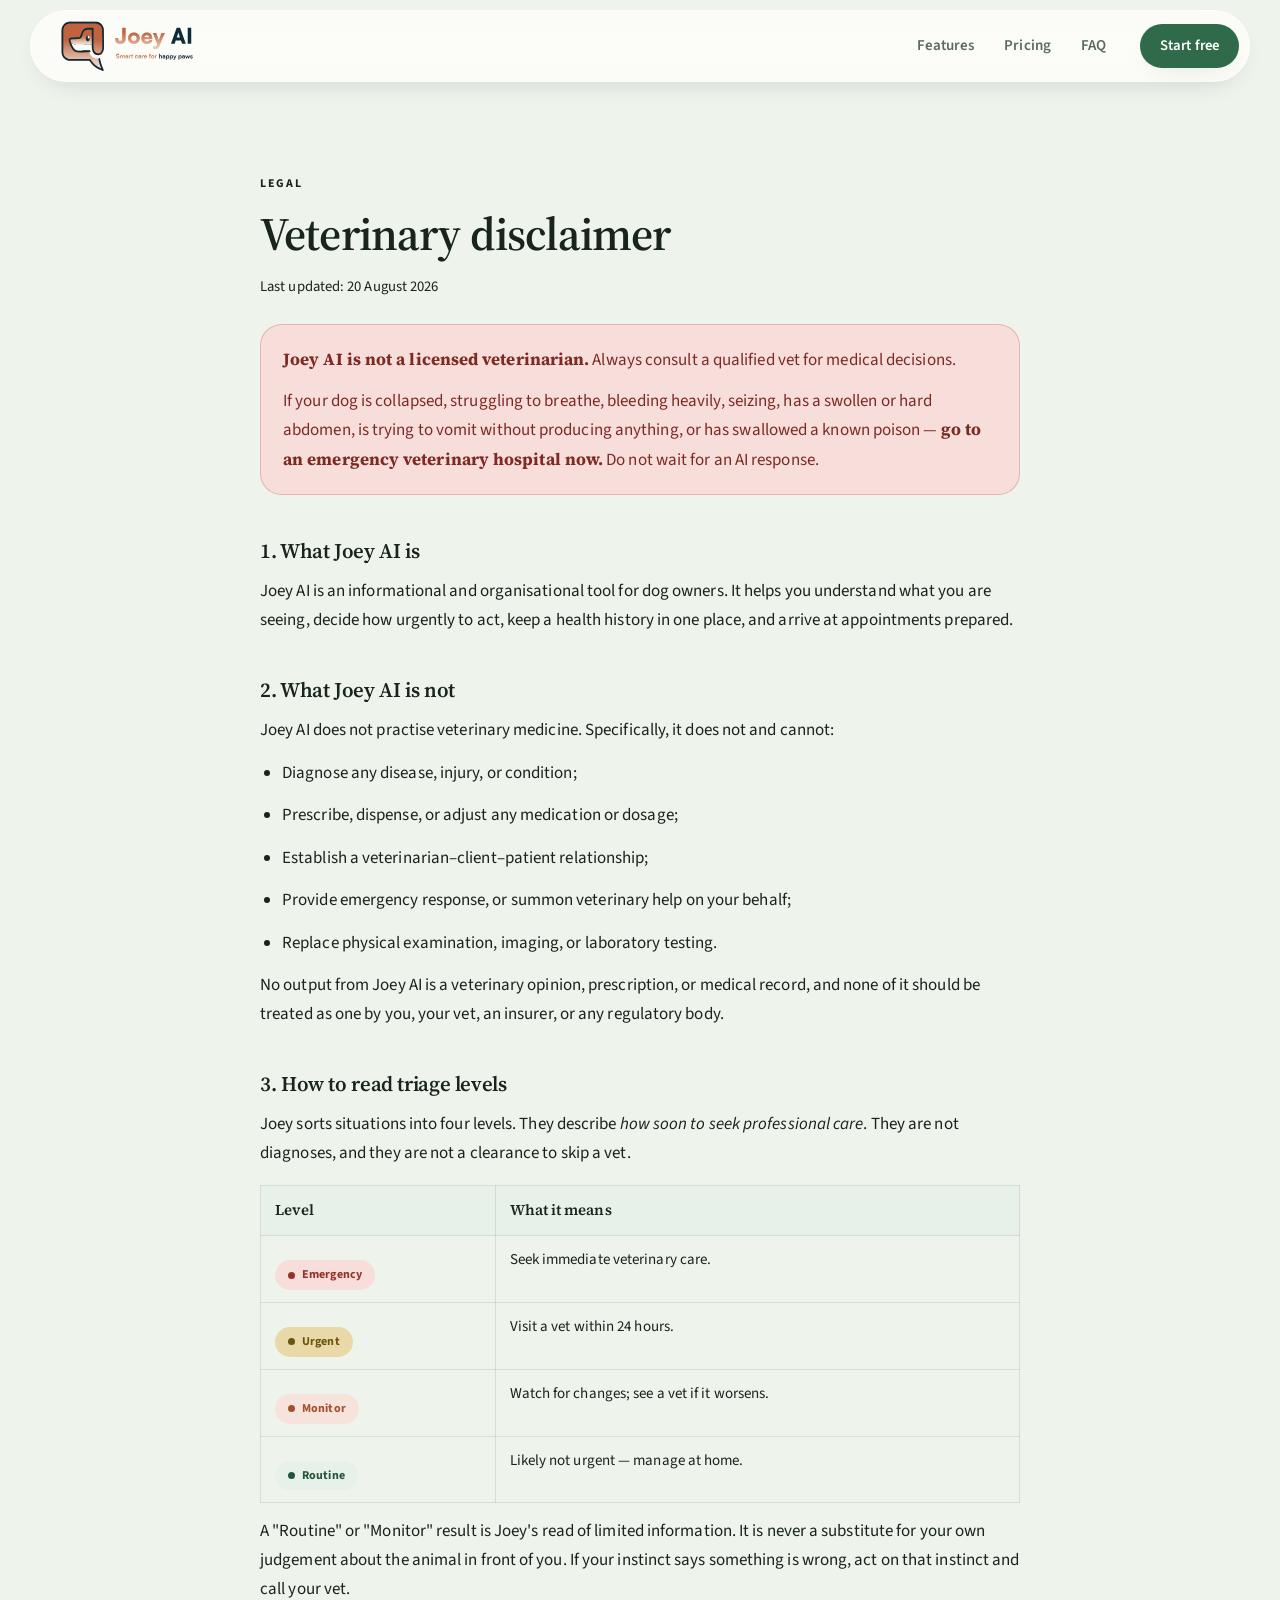
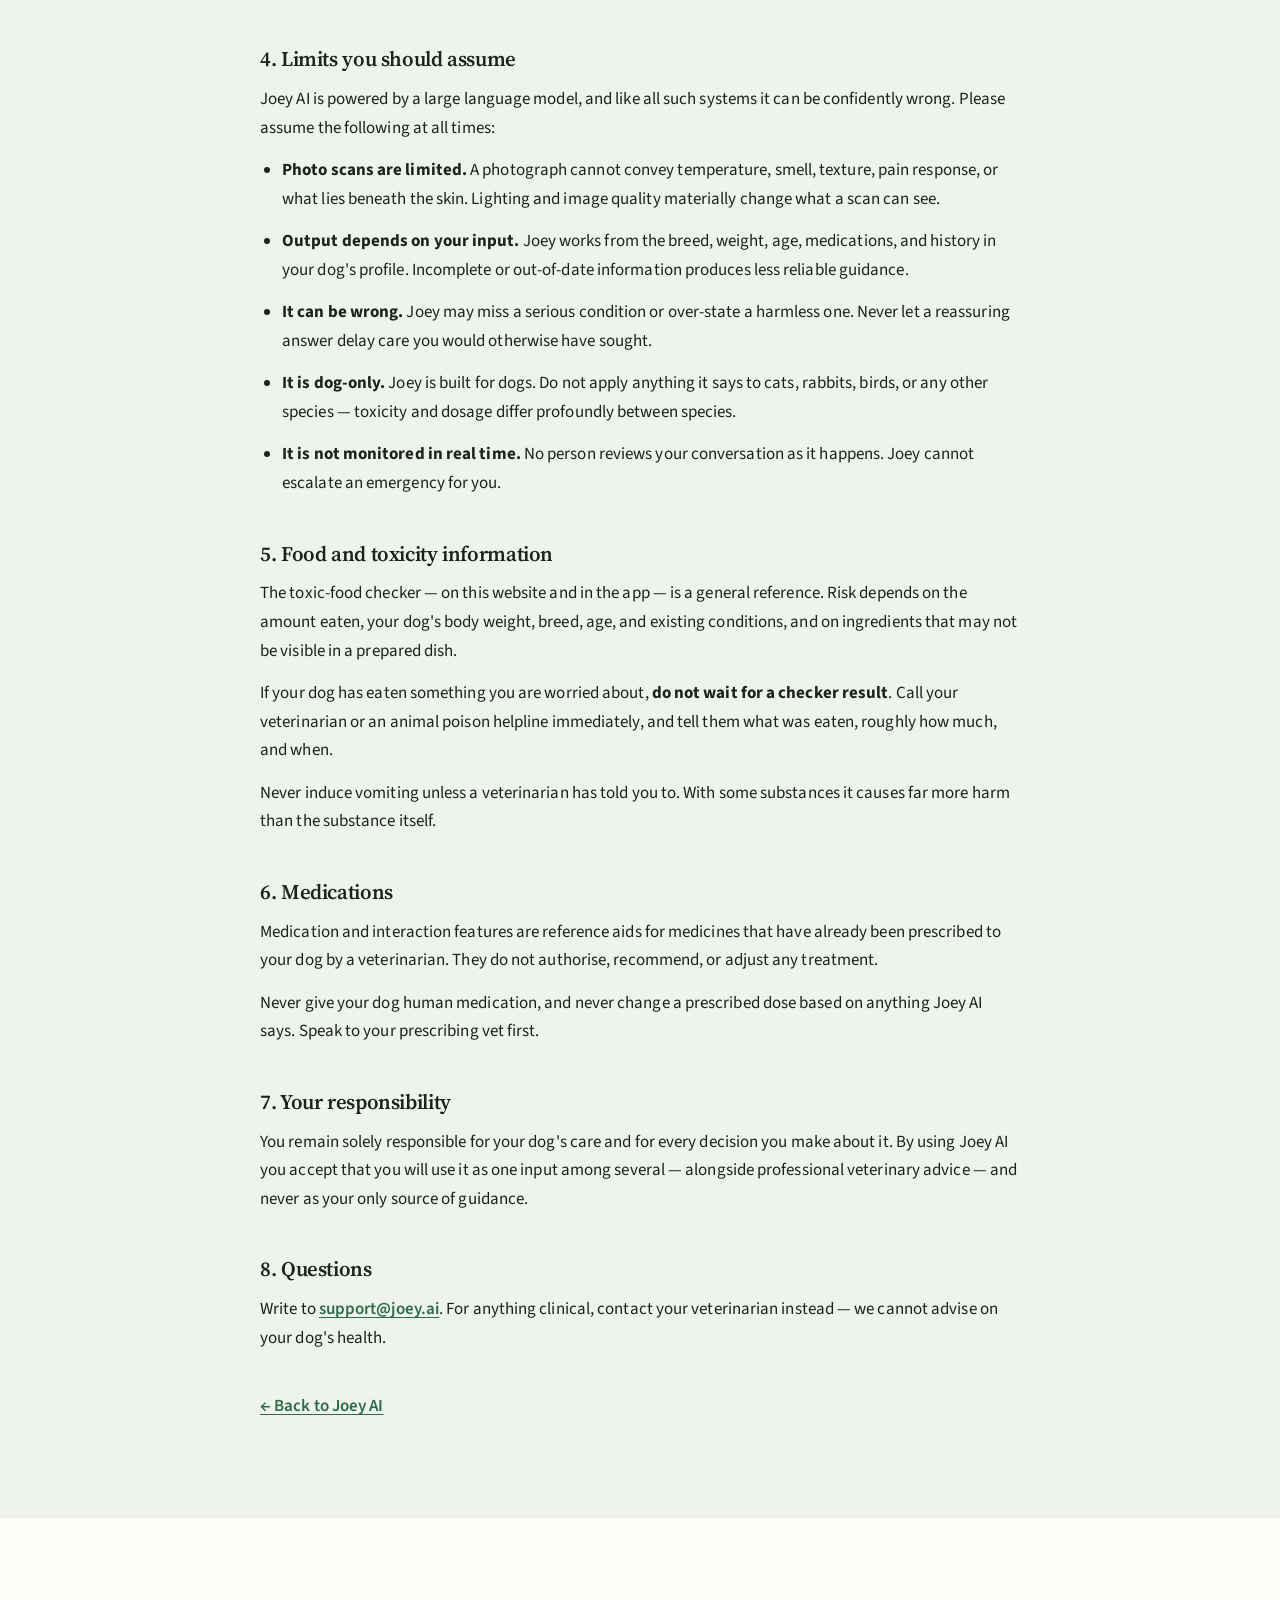
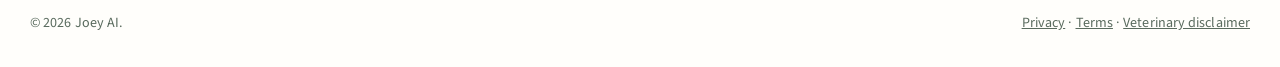
<file: disclaimer.html>
<!DOCTYPE html>
<html lang="en">
<head>
  <meta charset="UTF-8" />
  <meta name="viewport" content="width=device-width, initial-scale=1" />
  <meta name="theme-color" content="#EEF3EC" />
  <title>Veterinary disclaimer — Joey AI</title>
  <meta name="description" content="Joey AI is not a licensed veterinarian. What Joey AI does, what it does not do, and when to call a vet or an emergency hospital instead." />
  <link rel="canonical" href="https://joey.ai/disclaimer.html" />
  <meta name="robots" content="index, follow" />
  <meta property="og:type" content="article" />
  <meta property="og:title" content="Veterinary disclaimer — Joey AI" />
  <meta property="og:description" content="Joey AI is not a licensed veterinarian. What it does, what it does not do, and when to call a vet instead." />
  <meta property="og:url" content="https://joey.ai/disclaimer.html" />
  <meta property="og:image" content="https://joey.ai/assets/og-cover-1200x630.jpg" />
  <link rel="icon" href="/favicon.ico" sizes="32x32" />
  <link rel="icon" href="assets/joey-icon.svg" type="image/svg+xml" />
  <link rel="apple-touch-icon" href="assets/apple-touch-icon.png" />
  <link rel="preconnect" href="https://fonts.googleapis.com" />
  <link rel="preconnect" href="https://fonts.gstatic.com" crossorigin />
  <link href="https://fonts.googleapis.com/css2?family=Source+Serif+4:ital,opsz,wght@0,8..60,500;0,8..60,600;0,8..60,700;1,8..60,500;1,8..60,600&family=Source+Sans+3:ital,wght@0,400;0,500;0,600;0,700;1,400&display=swap" rel="stylesheet" />
  <link rel="stylesheet" href="styles.css" />
</head>
<body>
  <a class="skip-link" href="#main">Skip to content</a>

  <header class="site-nav" data-nav>
    <div class="wrap nav-shell">
    <div class="nav-inner">
      <a class="logo" href="index.html" aria-label="Joey AI — home">
        <img src="assets/joey-logo.svg" alt="Joey AI" width="8220" height="2863" />
      </a>
      <nav class="nav-links" aria-label="Primary">
        <a href="index.html#features">Features</a>
        <a href="index.html#pricing">Pricing</a>
        <a href="index.html#faq">FAQ</a>
      </nav>
      <div class="nav-cta">
        <a class="btn btn-primary btn-sm" href="https://joey.ai/signup" data-cta="signup" data-analytics="legal-nav">Start free</a>
      </div>
      <button class="menu-toggle" type="button" aria-expanded="false" aria-controls="mobile-nav" aria-label="Open menu" data-menu-toggle>
        <svg viewBox="0 0 24 24" fill="none" stroke="currentColor" stroke-width="1.9" stroke-linecap="round" aria-hidden="true"><path d="M4 7h16M4 12h16M4 17h16" /></svg>
      </button>
    </div>
    <nav class="mobile-nav" id="mobile-nav" hidden data-mobile-nav aria-label="Primary (mobile)">
      <a href="index.html#features">Features</a>
      <a href="index.html#pricing">Pricing</a>
      <a href="index.html#faq">FAQ</a>
      <a class="btn btn-primary" href="https://joey.ai/signup" data-cta="signup" data-analytics="legal-nav">Start free</a>
    </nav>
    </div>
  </header>

  <main id="main" class="legal">
    <div class="wrap legal-wrap">
      <p class="eyebrow">Legal</p>
      <h1>Veterinary disclaimer</h1>
      <p class="legal-meta">Last updated: 20 August 2026</p>

      <div class="callout">
        <p><strong>Joey AI is not a licensed veterinarian.</strong> Always consult a qualified vet for medical decisions.</p>
        <p>If your dog is collapsed, struggling to breathe, bleeding heavily, seizing, has a swollen or hard abdomen, is trying to vomit without producing anything, or has swallowed a known poison — <strong>go to an emergency veterinary hospital now.</strong> Do not wait for an AI response.</p>
      </div>

      <h2>1. What Joey AI is</h2>
      <p>Joey AI is an informational and organisational tool for dog owners. It helps you understand what you are seeing, decide how urgently to act, keep a health history in one place, and arrive at appointments prepared.</p>

      <h2>2. What Joey AI is not</h2>
      <p>Joey AI does not practise veterinary medicine. Specifically, it does not and cannot:</p>
      <ul>
        <li>Diagnose any disease, injury, or condition;</li>
        <li>Prescribe, dispense, or adjust any medication or dosage;</li>
        <li>Establish a veterinarian–client–patient relationship;</li>
        <li>Provide emergency response, or summon veterinary help on your behalf;</li>
        <li>Replace physical examination, imaging, or laboratory testing.</li>
      </ul>
      <p>No output from Joey AI is a veterinary opinion, prescription, or medical record, and none of it should be treated as one by you, your vet, an insurer, or any regulatory body.</p>

      <h2>3. How to read triage levels</h2>
      <p>Joey sorts situations into four levels. They describe <em>how soon to seek professional care</em>. They are not diagnoses, and they are not a clearance to skip a vet.</p>

      <div class="legal-scroll">
        <table>
          <thead>
            <tr><th>Level</th><th>What it means</th></tr>
          </thead>
          <tbody>
            <tr><td><span class="triage triage-emergency">Emergency</span></td><td>Seek immediate veterinary care.</td></tr>
            <tr><td><span class="triage triage-urgent">Urgent</span></td><td>Visit a vet within 24 hours.</td></tr>
            <tr><td><span class="triage triage-monitor">Monitor</span></td><td>Watch for changes; see a vet if it worsens.</td></tr>
            <tr><td><span class="triage triage-routine">Routine</span></td><td>Likely not urgent — manage at home.</td></tr>
          </tbody>
        </table>
      </div>

      <p>A "Routine" or "Monitor" result is Joey's read of limited information. It is never a substitute for your own judgement about the animal in front of you. If your instinct says something is wrong, act on that instinct and call your vet.</p>

      <h2>4. Limits you should assume</h2>
      <p>Joey AI is powered by a large language model, and like all such systems it can be confidently wrong. Please assume the following at all times:</p>
      <ul>
        <li><strong>Photo scans are limited.</strong> A photograph cannot convey temperature, smell, texture, pain response, or what lies beneath the skin. Lighting and image quality materially change what a scan can see.</li>
        <li><strong>Output depends on your input.</strong> Joey works from the breed, weight, age, medications, and history in your dog's profile. Incomplete or out-of-date information produces less reliable guidance.</li>
        <li><strong>It can be wrong.</strong> Joey may miss a serious condition or over-state a harmless one. Never let a reassuring answer delay care you would otherwise have sought.</li>
        <li><strong>It is dog-only.</strong> Joey is built for dogs. Do not apply anything it says to cats, rabbits, birds, or any other species — toxicity and dosage differ profoundly between species.</li>
        <li><strong>It is not monitored in real time.</strong> No person reviews your conversation as it happens. Joey cannot escalate an emergency for you.</li>
      </ul>

      <h2>5. Food and toxicity information</h2>
      <p>The toxic-food checker — on this website and in the app — is a general reference. Risk depends on the amount eaten, your dog's body weight, breed, age, and existing conditions, and on ingredients that may not be visible in a prepared dish.</p>
      <p>If your dog has eaten something you are worried about, <strong>do not wait for a checker result</strong>. Call your veterinarian or an animal poison helpline immediately, and tell them what was eaten, roughly how much, and when.</p>
      <p>Never induce vomiting unless a veterinarian has told you to. With some substances it causes far more harm than the substance itself.</p>

      <h2>6. Medications</h2>
      <p>Medication and interaction features are reference aids for medicines that have already been prescribed to your dog by a veterinarian. They do not authorise, recommend, or adjust any treatment.</p>
      <p>Never give your dog human medication, and never change a prescribed dose based on anything Joey AI says. Speak to your prescribing vet first.</p>

      <h2>7. Your responsibility</h2>
      <p>You remain solely responsible for your dog's care and for every decision you make about it. By using Joey AI you accept that you will use it as one input among several — alongside professional veterinary advice — and never as your only source of guidance.</p>

      <h2>8. Questions</h2>
      <p>Write to <a href="mailto:support@joey.ai" data-support-email>support@joey.ai</a>. For anything clinical, contact your veterinarian instead — we cannot advise on your dog's health.</p>

      <p style="margin-top:40px"><a href="index.html">&larr; Back to Joey AI</a></p>
    </div>
  </main>

  <footer class="site-footer">
    <div class="wrap">
      <div class="footer-bottom" style="margin-top:0;border-top:0">
        <p>&copy; <span data-year>2026</span> Joey AI.</p>
        <p>
          <a href="privacy.html">Privacy</a> · <a href="terms.html">Terms</a> ·
          <a href="disclaimer.html">Veterinary disclaimer</a>
        </p>
      </div>
    </div>
  </footer>

  <script src="config.js"></script>
  <script src="app.js" defer></script>
</body>
</html>
</file>
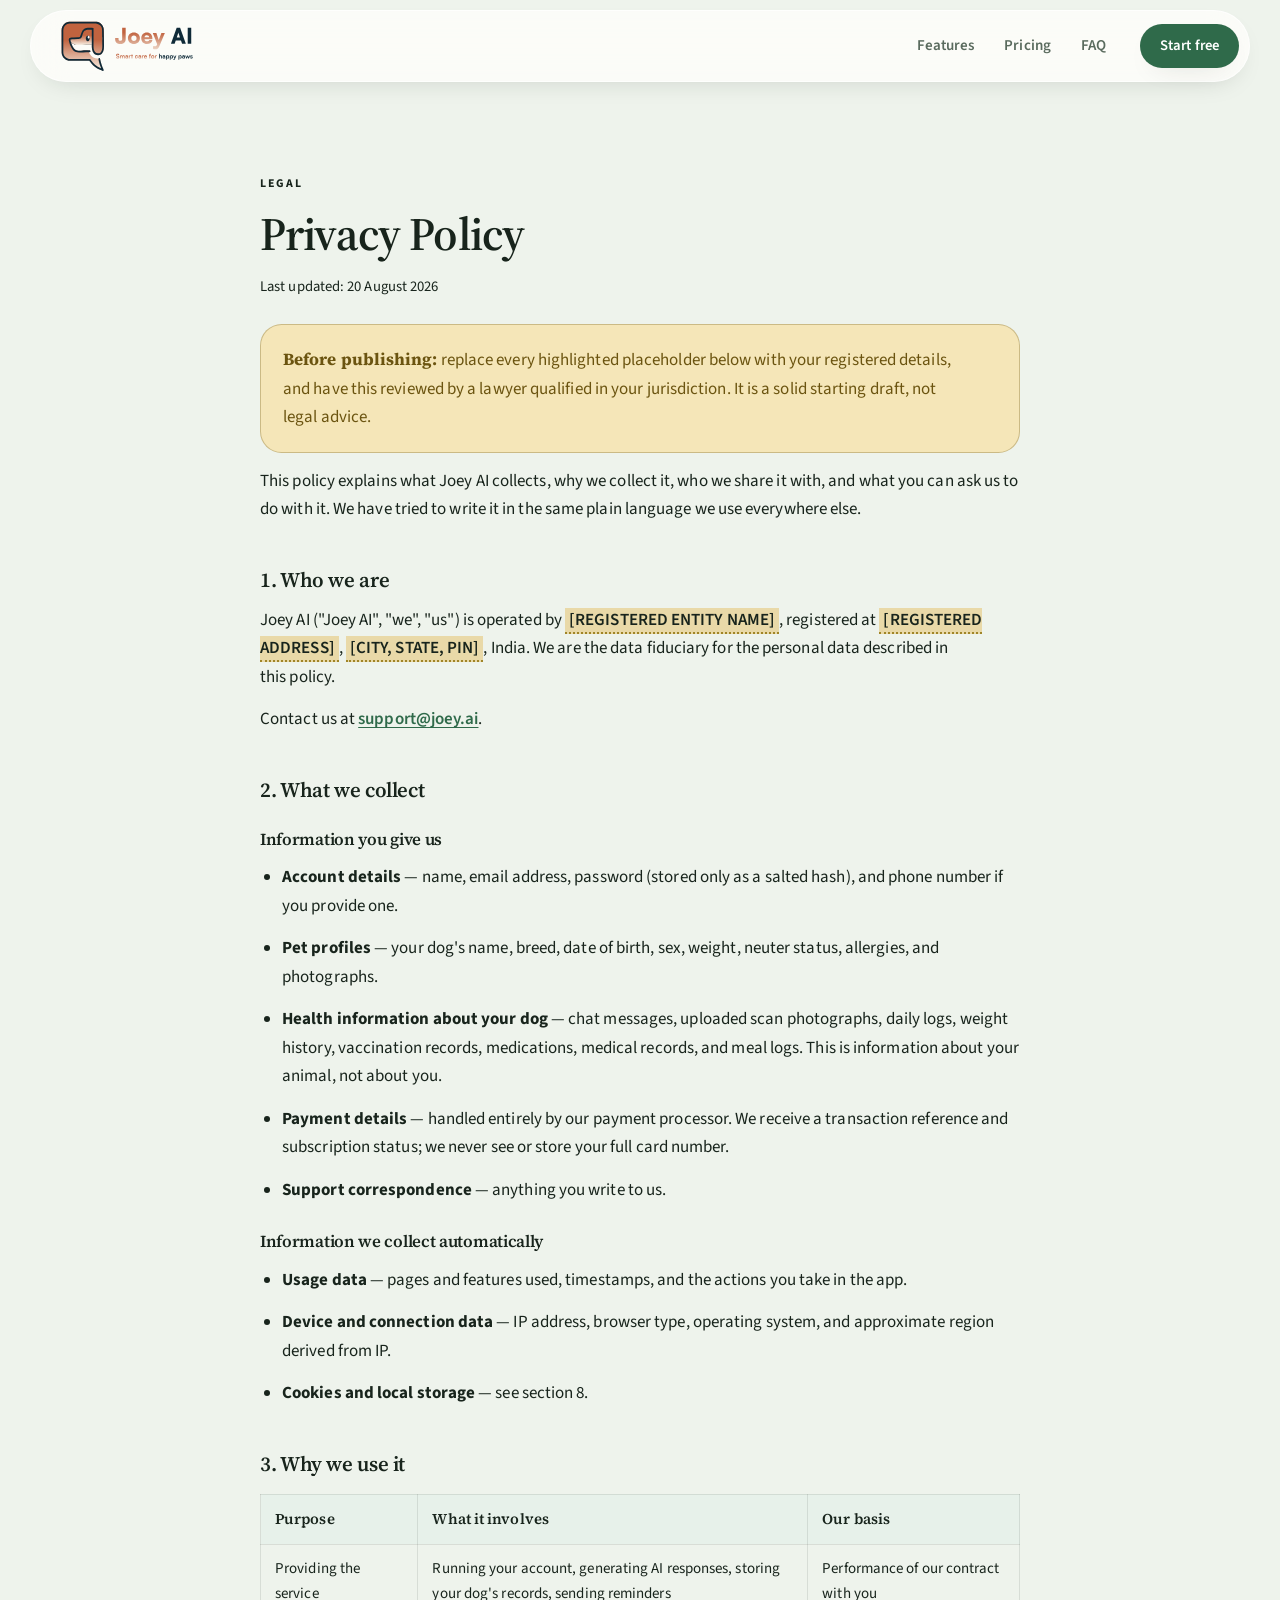
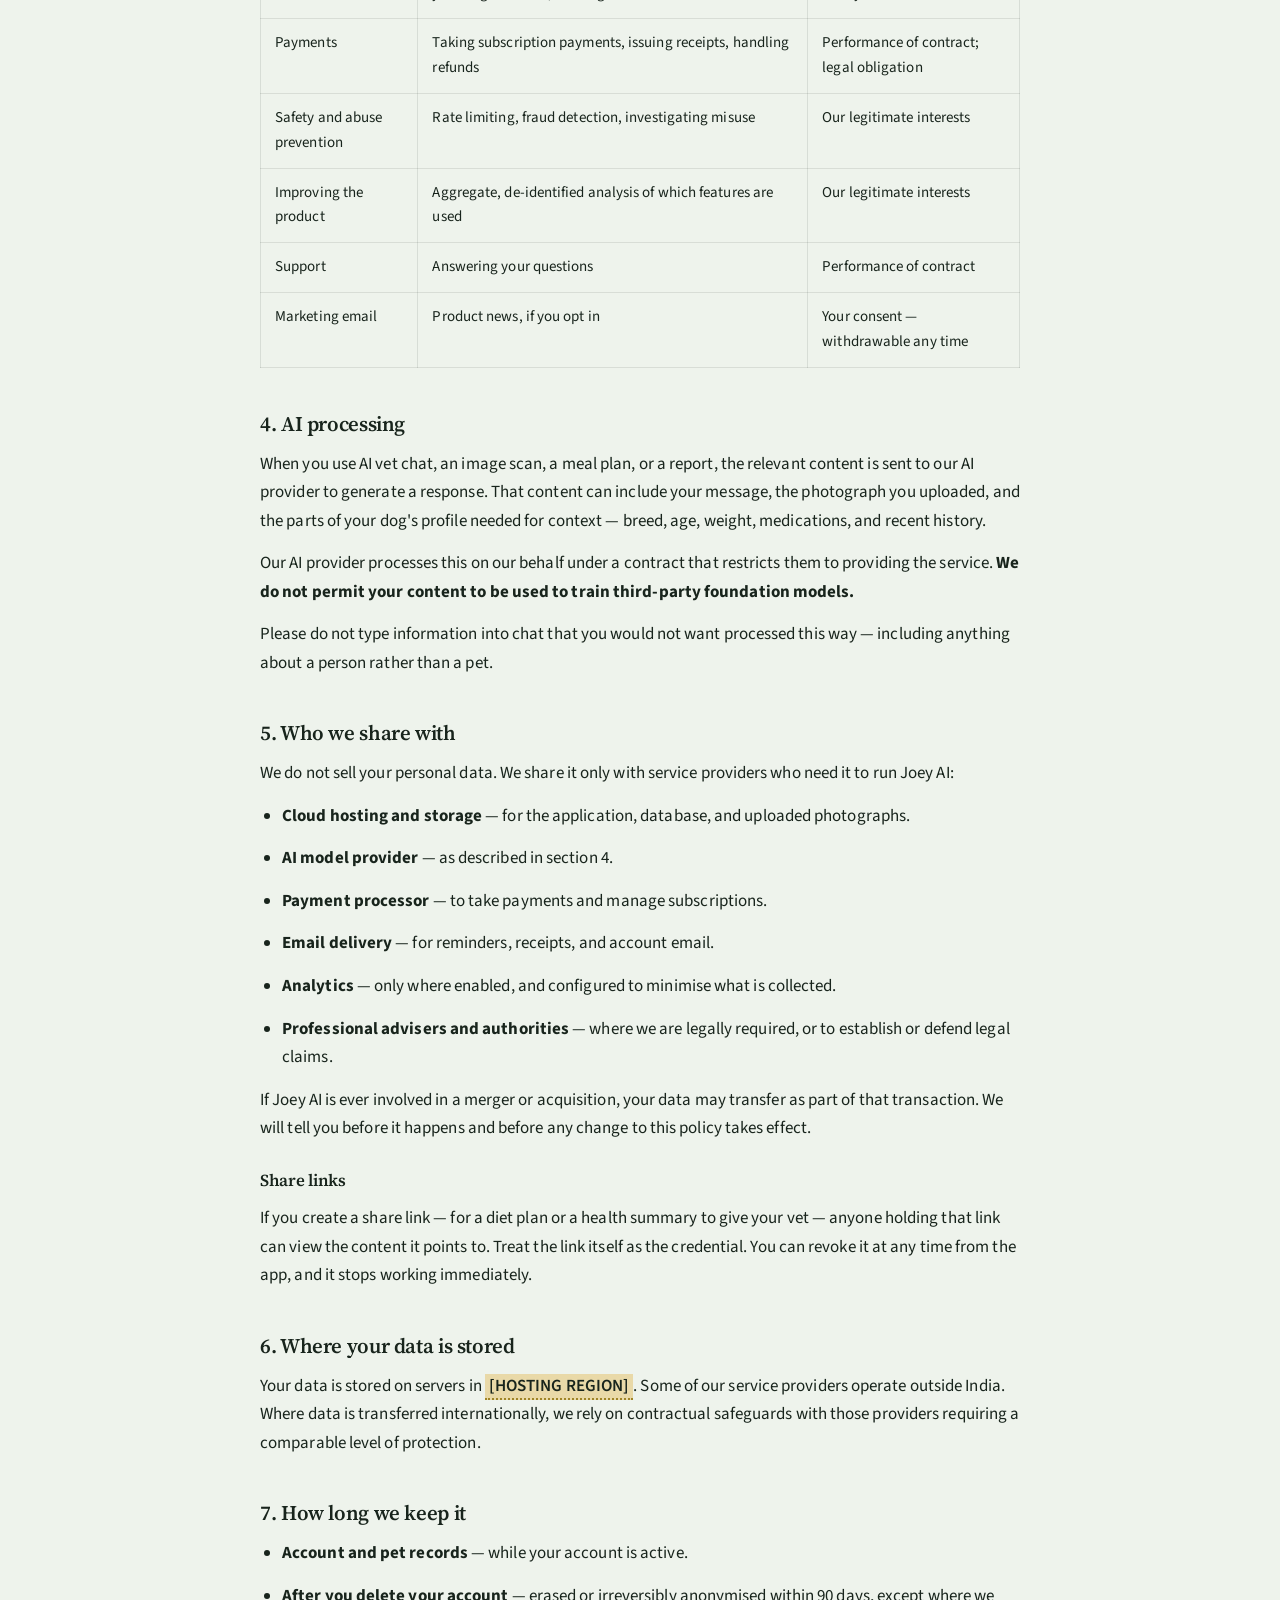
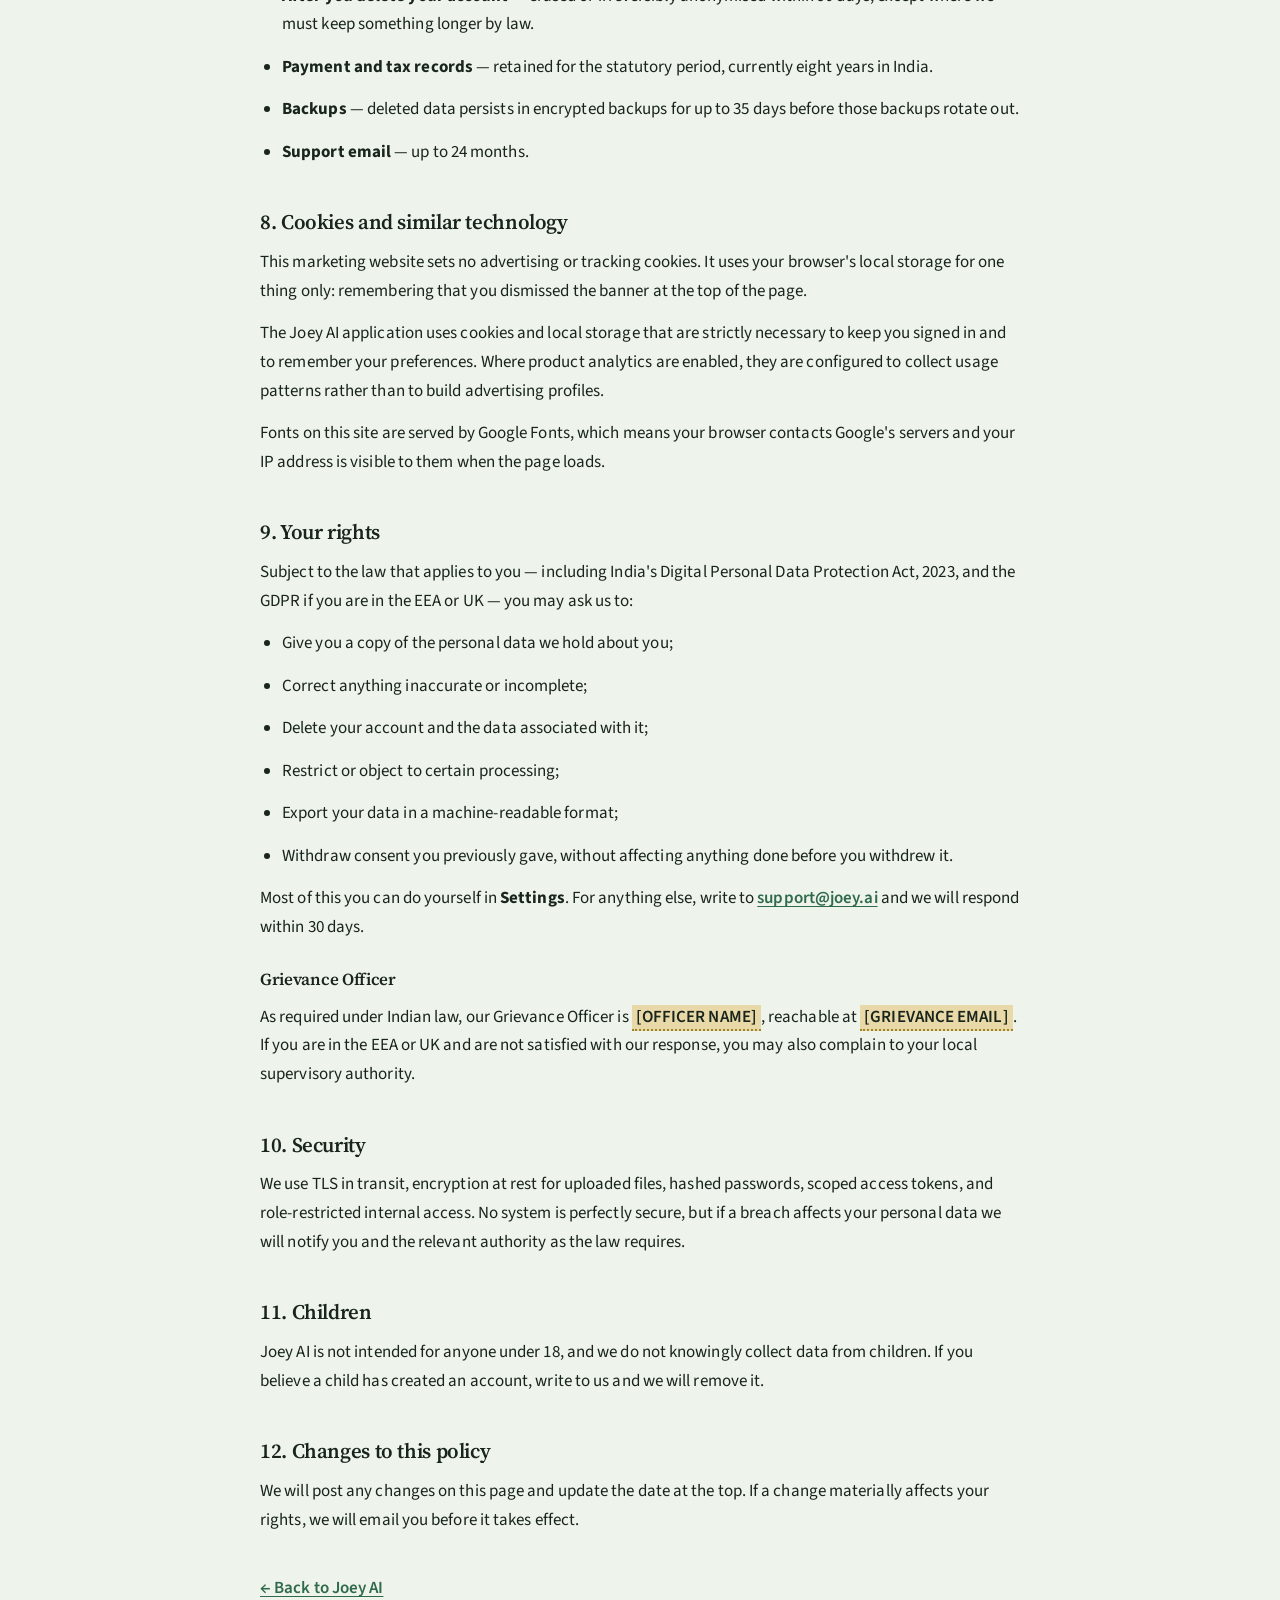
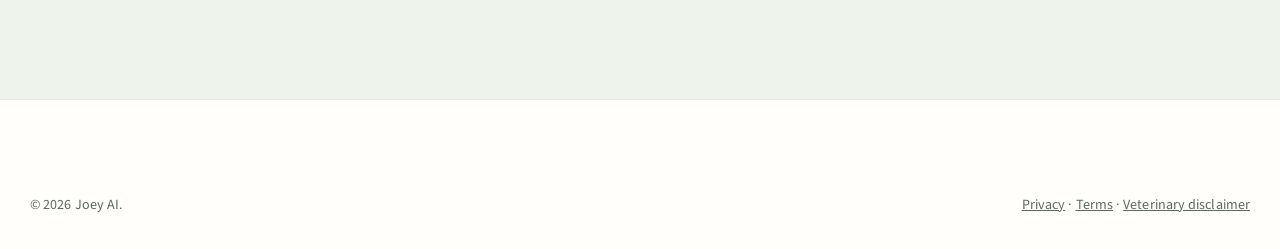
<file: privacy.html>
<!DOCTYPE html>
<html lang="en">
<head>
  <meta charset="UTF-8" />
  <meta name="viewport" content="width=device-width, initial-scale=1" />
  <meta name="theme-color" content="#EEF3EC" />
  <title>Privacy Policy — Joey AI</title>
  <meta name="description" content="What Joey AI collects, why, who it is shared with, how long it is kept, and the rights you have over your data." />
  <link rel="canonical" href="https://joey.ai/privacy.html" />
  <meta name="robots" content="index, follow" />
  <meta property="og:type" content="article" />
  <meta property="og:title" content="Privacy Policy — Joey AI" />
  <meta property="og:description" content="What Joey AI collects, why, who it is shared with, and the rights you have over your data." />
  <meta property="og:url" content="https://joey.ai/privacy.html" />
  <meta property="og:image" content="https://joey.ai/assets/og-cover-1200x630.jpg" />
  <link rel="icon" href="/favicon.ico" sizes="32x32" />
  <link rel="icon" href="assets/joey-icon.svg" type="image/svg+xml" />
  <link rel="apple-touch-icon" href="assets/apple-touch-icon.png" />
  <link rel="preconnect" href="https://fonts.googleapis.com" />
  <link rel="preconnect" href="https://fonts.gstatic.com" crossorigin />
  <link href="https://fonts.googleapis.com/css2?family=Source+Serif+4:ital,opsz,wght@0,8..60,500;0,8..60,600;0,8..60,700;1,8..60,500;1,8..60,600&family=Source+Sans+3:ital,wght@0,400;0,500;0,600;0,700;1,400&display=swap" rel="stylesheet" />
  <link rel="stylesheet" href="styles.css" />
</head>
<body>
  <a class="skip-link" href="#main">Skip to content</a>

  <header class="site-nav" data-nav>
    <div class="wrap nav-shell">
    <div class="nav-inner">
      <a class="logo" href="index.html" aria-label="Joey AI — home">
        <img src="assets/joey-logo.svg" alt="Joey AI" width="8220" height="2863" />
      </a>
      <nav class="nav-links" aria-label="Primary">
        <a href="index.html#features">Features</a>
        <a href="index.html#pricing">Pricing</a>
        <a href="index.html#faq">FAQ</a>
      </nav>
      <div class="nav-cta">
        <a class="btn btn-primary btn-sm" href="https://joey.ai/signup" data-cta="signup" data-analytics="legal-nav">Start free</a>
      </div>
      <button class="menu-toggle" type="button" aria-expanded="false" aria-controls="mobile-nav" aria-label="Open menu" data-menu-toggle>
        <svg viewBox="0 0 24 24" fill="none" stroke="currentColor" stroke-width="1.9" stroke-linecap="round" aria-hidden="true"><path d="M4 7h16M4 12h16M4 17h16" /></svg>
      </button>
    </div>
    <nav class="mobile-nav" id="mobile-nav" hidden data-mobile-nav aria-label="Primary (mobile)">
      <a href="index.html#features">Features</a>
      <a href="index.html#pricing">Pricing</a>
      <a href="index.html#faq">FAQ</a>
      <a class="btn btn-primary" href="https://joey.ai/signup" data-cta="signup" data-analytics="legal-nav">Start free</a>
    </nav>
    </div>
  </header>

  <main id="main" class="legal">
    <div class="wrap legal-wrap">
      <p class="eyebrow">Legal</p>
      <h1>Privacy Policy</h1>
      <p class="legal-meta">Last updated: 20 August 2026</p>

      <div class="callout" style="border-color:rgba(107,84,16,.3);background:#F5E6B8">
        <p style="color:#6b5410">
          <strong>Before publishing:</strong> replace every highlighted placeholder below with your registered
          details, and have this reviewed by a lawyer qualified in your jurisdiction. It is a solid starting draft,
          not legal advice.
        </p>
      </div>

      <p>This policy explains what Joey AI collects, why we collect it, who we share it with, and what you can ask us to do with it. We have tried to write it in the same plain language we use everywhere else.</p>

      <h2>1. Who we are</h2>
      <p>Joey AI ("Joey AI", "we", "us") is operated by <span class="todo">[REGISTERED ENTITY NAME]</span>, registered at <span class="todo">[REGISTERED ADDRESS]</span>, <span class="todo">[CITY, STATE, PIN]</span>, India. We are the data fiduciary for the personal data described in this policy.</p>
      <p>Contact us at <a href="mailto:support@joey.ai" data-support-email>support@joey.ai</a>.</p>

      <h2>2. What we collect</h2>

      <h3>Information you give us</h3>
      <ul>
        <li><strong>Account details</strong> — name, email address, password (stored only as a salted hash), and phone number if you provide one.</li>
        <li><strong>Pet profiles</strong> — your dog's name, breed, date of birth, sex, weight, neuter status, allergies, and photographs.</li>
        <li><strong>Health information about your dog</strong> — chat messages, uploaded scan photographs, daily logs, weight history, vaccination records, medications, medical records, and meal logs. This is information about your animal, not about you.</li>
        <li><strong>Payment details</strong> — handled entirely by our payment processor. We receive a transaction reference and subscription status; we never see or store your full card number.</li>
        <li><strong>Support correspondence</strong> — anything you write to us.</li>
      </ul>

      <h3>Information we collect automatically</h3>
      <ul>
        <li><strong>Usage data</strong> — pages and features used, timestamps, and the actions you take in the app.</li>
        <li><strong>Device and connection data</strong> — IP address, browser type, operating system, and approximate region derived from IP.</li>
        <li><strong>Cookies and local storage</strong> — see section 8.</li>
      </ul>

      <h2>3. Why we use it</h2>
      <div class="legal-scroll">
        <table>
          <thead>
            <tr><th>Purpose</th><th>What it involves</th><th>Our basis</th></tr>
          </thead>
          <tbody>
            <tr><td>Providing the service</td><td>Running your account, generating AI responses, storing your dog's records, sending reminders</td><td>Performance of our contract with you</td></tr>
            <tr><td>Payments</td><td>Taking subscription payments, issuing receipts, handling refunds</td><td>Performance of contract; legal obligation</td></tr>
            <tr><td>Safety and abuse prevention</td><td>Rate limiting, fraud detection, investigating misuse</td><td>Our legitimate interests</td></tr>
            <tr><td>Improving the product</td><td>Aggregate, de-identified analysis of which features are used</td><td>Our legitimate interests</td></tr>
            <tr><td>Support</td><td>Answering your questions</td><td>Performance of contract</td></tr>
            <tr><td>Marketing email</td><td>Product news, if you opt in</td><td>Your consent — withdrawable any time</td></tr>
          </tbody>
        </table>
      </div>

      <h2>4. AI processing</h2>
      <p>When you use AI vet chat, an image scan, a meal plan, or a report, the relevant content is sent to our AI provider to generate a response. That content can include your message, the photograph you uploaded, and the parts of your dog's profile needed for context — breed, age, weight, medications, and recent history.</p>
      <p>Our AI provider processes this on our behalf under a contract that restricts them to providing the service. <strong>We do not permit your content to be used to train third-party foundation models.</strong></p>
      <p>Please do not type information into chat that you would not want processed this way — including anything about a person rather than a pet.</p>

      <h2>5. Who we share with</h2>
      <p>We do not sell your personal data. We share it only with service providers who need it to run Joey AI:</p>
      <ul>
        <li><strong>Cloud hosting and storage</strong> — for the application, database, and uploaded photographs.</li>
        <li><strong>AI model provider</strong> — as described in section 4.</li>
        <li><strong>Payment processor</strong> — to take payments and manage subscriptions.</li>
        <li><strong>Email delivery</strong> — for reminders, receipts, and account email.</li>
        <li><strong>Analytics</strong> — only where enabled, and configured to minimise what is collected.</li>
        <li><strong>Professional advisers and authorities</strong> — where we are legally required, or to establish or defend legal claims.</li>
      </ul>
      <p>If Joey AI is ever involved in a merger or acquisition, your data may transfer as part of that transaction. We will tell you before it happens and before any change to this policy takes effect.</p>

      <h3>Share links</h3>
      <p>If you create a share link — for a diet plan or a health summary to give your vet — anyone holding that link can view the content it points to. Treat the link itself as the credential. You can revoke it at any time from the app, and it stops working immediately.</p>

      <h2>6. Where your data is stored</h2>
      <p>Your data is stored on servers in <span class="todo">[HOSTING REGION]</span>. Some of our service providers operate outside India. Where data is transferred internationally, we rely on contractual safeguards with those providers requiring a comparable level of protection.</p>

      <h2>7. How long we keep it</h2>
      <ul>
        <li><strong>Account and pet records</strong> — while your account is active.</li>
        <li><strong>After you delete your account</strong> — erased or irreversibly anonymised within 90 days, except where we must keep something longer by law.</li>
        <li><strong>Payment and tax records</strong> — retained for the statutory period, currently eight years in India.</li>
        <li><strong>Backups</strong> — deleted data persists in encrypted backups for up to 35 days before those backups rotate out.</li>
        <li><strong>Support email</strong> — up to 24 months.</li>
      </ul>

      <h2>8. Cookies and similar technology</h2>
      <p>This marketing website sets no advertising or tracking cookies. It uses your browser's local storage for one thing only: remembering that you dismissed the banner at the top of the page.</p>
      <p>The Joey AI application uses cookies and local storage that are strictly necessary to keep you signed in and to remember your preferences. Where product analytics are enabled, they are configured to collect usage patterns rather than to build advertising profiles.</p>
      <p>Fonts on this site are served by Google Fonts, which means your browser contacts Google's servers and your IP address is visible to them when the page loads.</p>

      <h2>9. Your rights</h2>
      <p>Subject to the law that applies to you — including India's Digital Personal Data Protection Act, 2023, and the GDPR if you are in the EEA or UK — you may ask us to:</p>
      <ul>
        <li>Give you a copy of the personal data we hold about you;</li>
        <li>Correct anything inaccurate or incomplete;</li>
        <li>Delete your account and the data associated with it;</li>
        <li>Restrict or object to certain processing;</li>
        <li>Export your data in a machine-readable format;</li>
        <li>Withdraw consent you previously gave, without affecting anything done before you withdrew it.</li>
      </ul>
      <p>Most of this you can do yourself in <strong>Settings</strong>. For anything else, write to <a href="mailto:support@joey.ai" data-support-email>support@joey.ai</a> and we will respond within 30 days.</p>

      <h3>Grievance Officer</h3>
      <p>As required under Indian law, our Grievance Officer is <span class="todo">[OFFICER NAME]</span>, reachable at <span class="todo">[GRIEVANCE EMAIL]</span>. If you are in the EEA or UK and are not satisfied with our response, you may also complain to your local supervisory authority.</p>

      <h2>10. Security</h2>
      <p>We use TLS in transit, encryption at rest for uploaded files, hashed passwords, scoped access tokens, and role-restricted internal access. No system is perfectly secure, but if a breach affects your personal data we will notify you and the relevant authority as the law requires.</p>

      <h2>11. Children</h2>
      <p>Joey AI is not intended for anyone under 18, and we do not knowingly collect data from children. If you believe a child has created an account, write to us and we will remove it.</p>

      <h2>12. Changes to this policy</h2>
      <p>We will post any changes on this page and update the date at the top. If a change materially affects your rights, we will email you before it takes effect.</p>

      <p style="margin-top:40px"><a href="index.html">&larr; Back to Joey AI</a></p>
    </div>
  </main>

  <footer class="site-footer">
    <div class="wrap">
      <div class="footer-bottom" style="margin-top:0;border-top:0">
        <p>&copy; <span data-year>2026</span> Joey AI.</p>
        <p>
          <a href="privacy.html">Privacy</a> · <a href="terms.html">Terms</a> ·
          <a href="disclaimer.html">Veterinary disclaimer</a>
        </p>
      </div>
    </div>
  </footer>

  <script src="config.js"></script>
  <script src="app.js" defer></script>
</body>
</html>
</file>
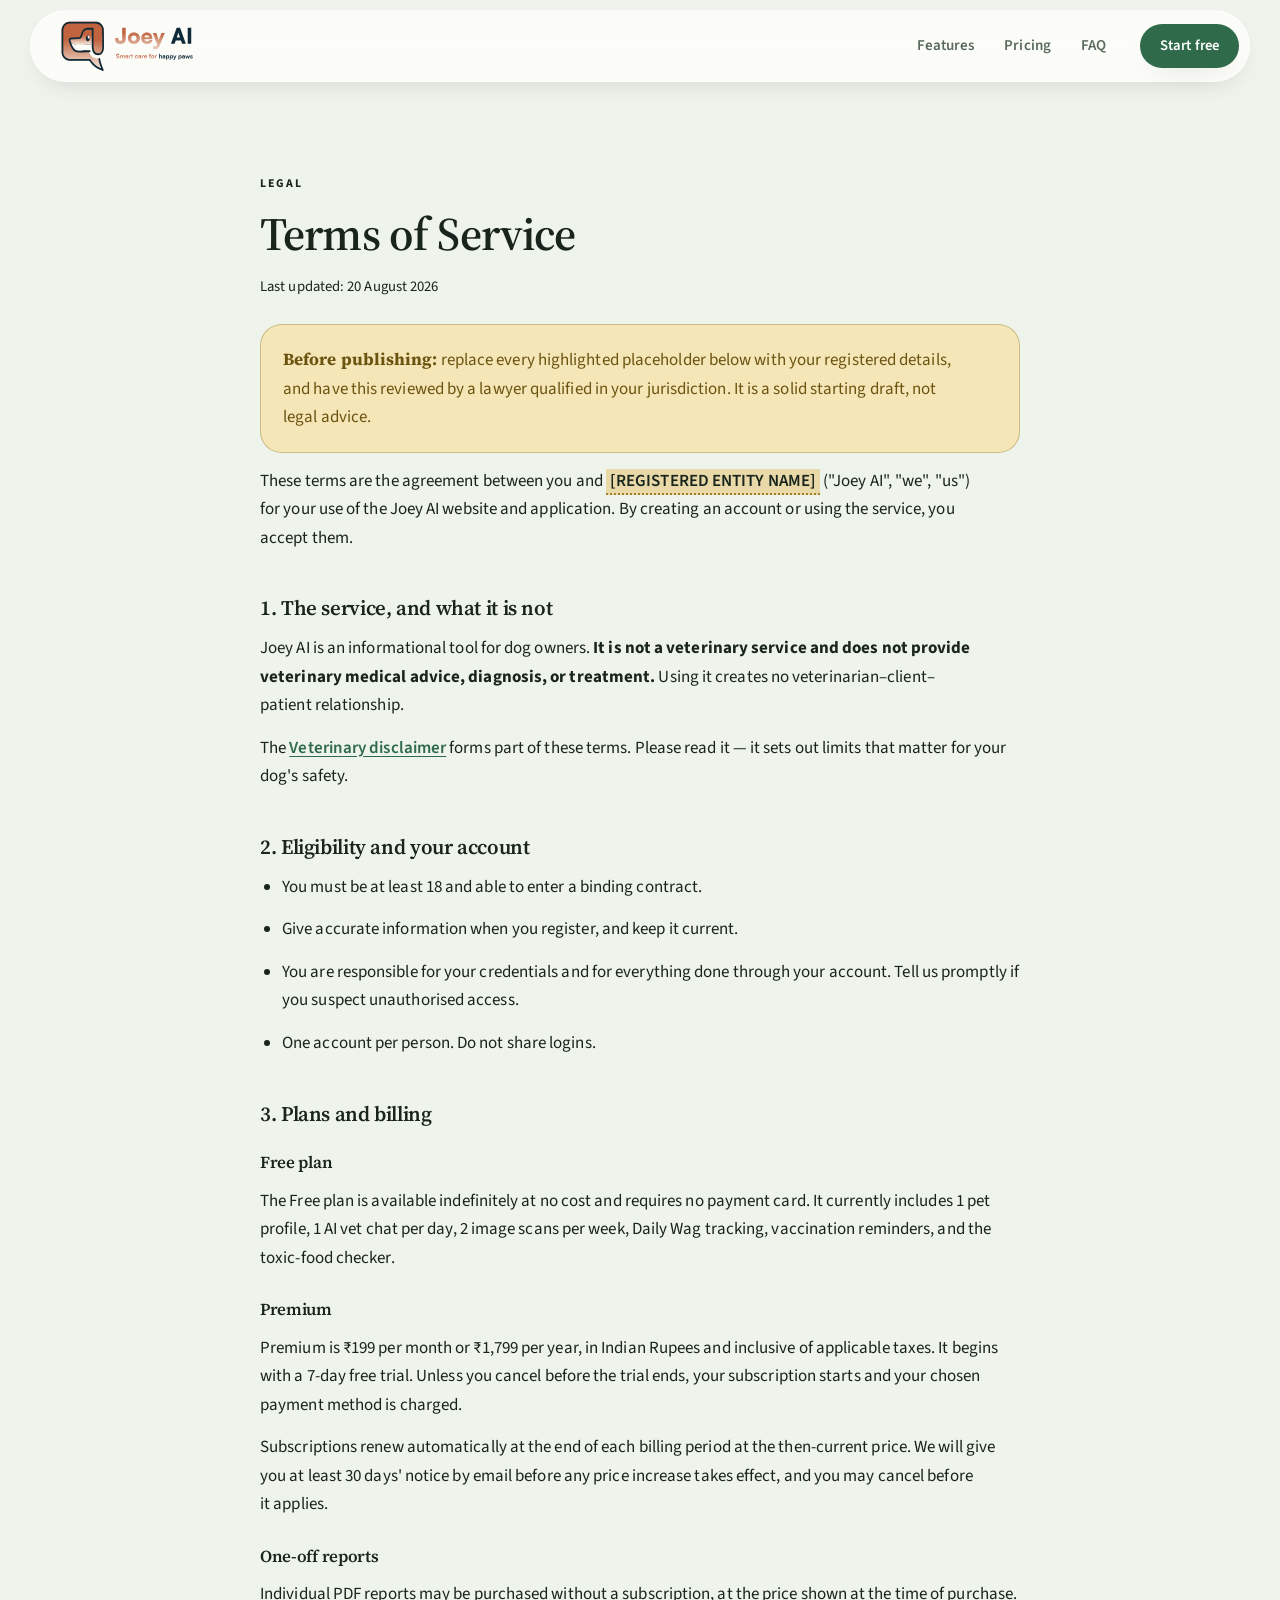
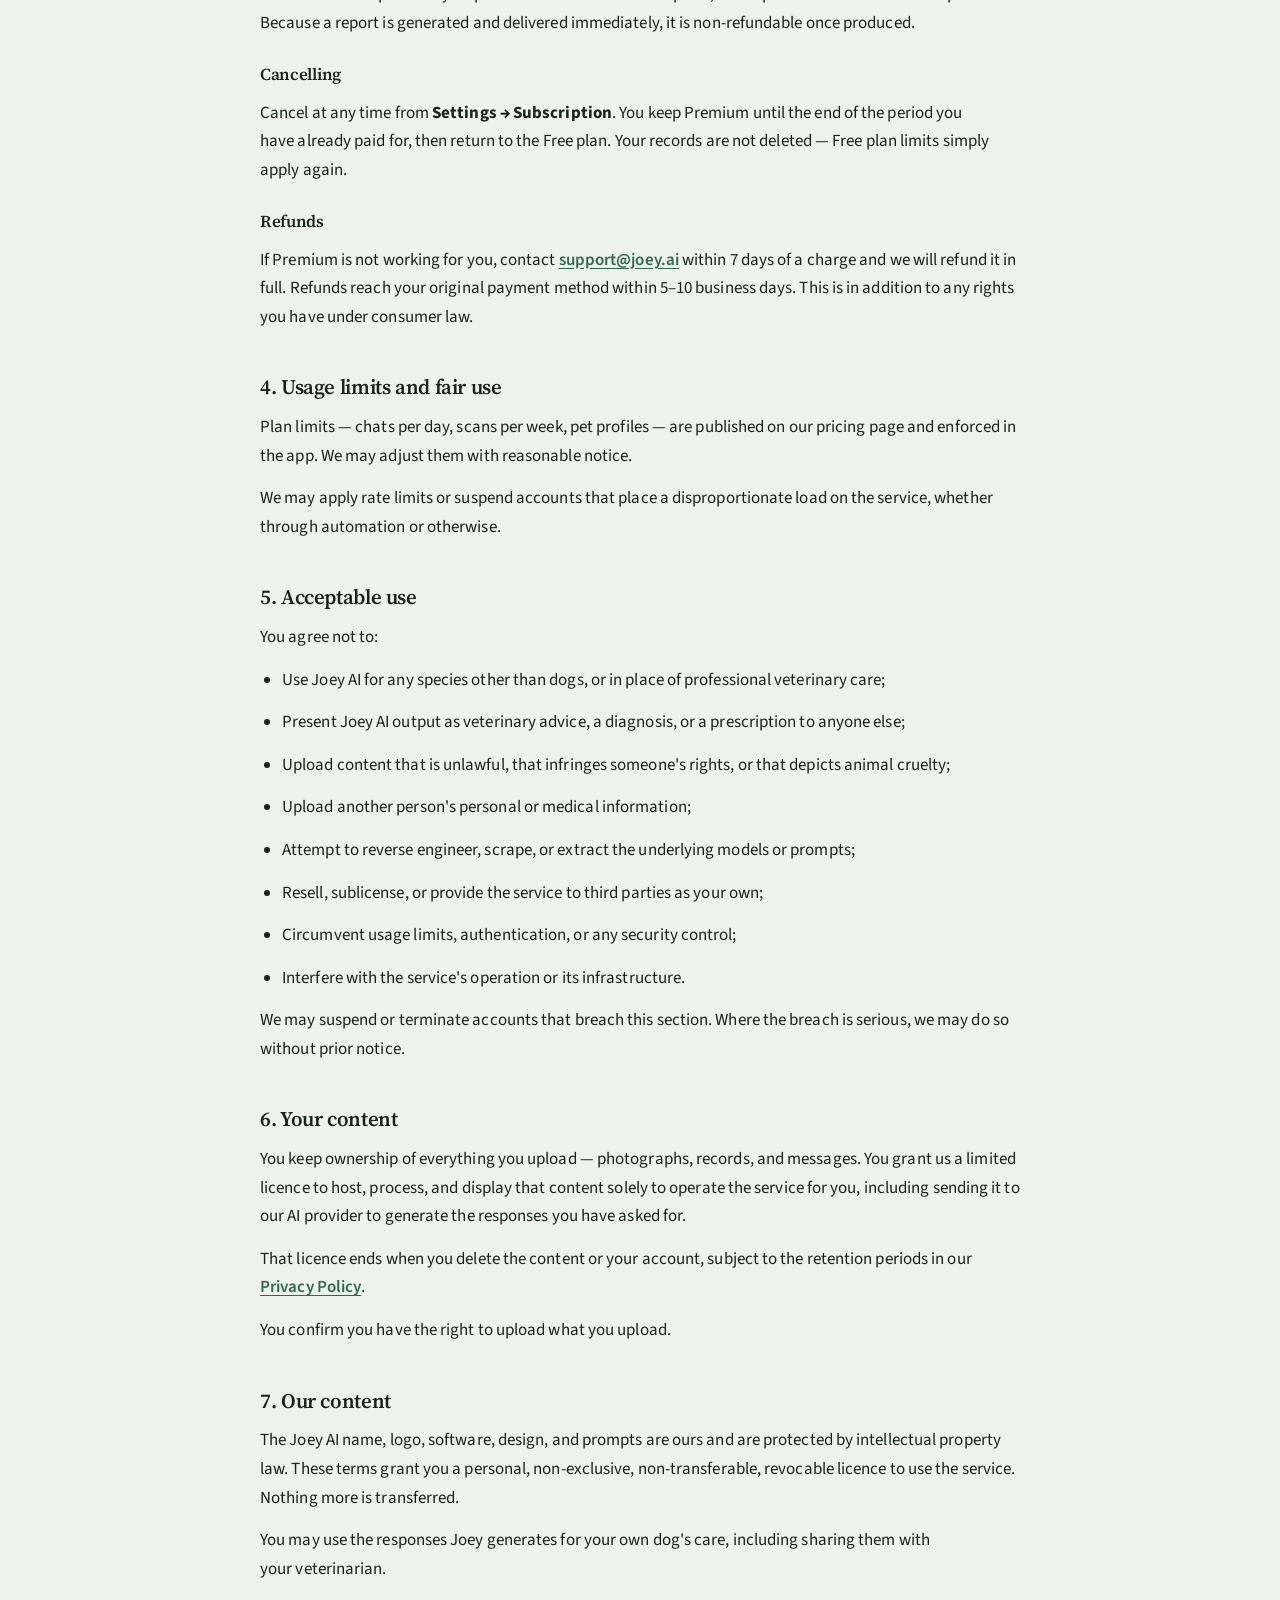
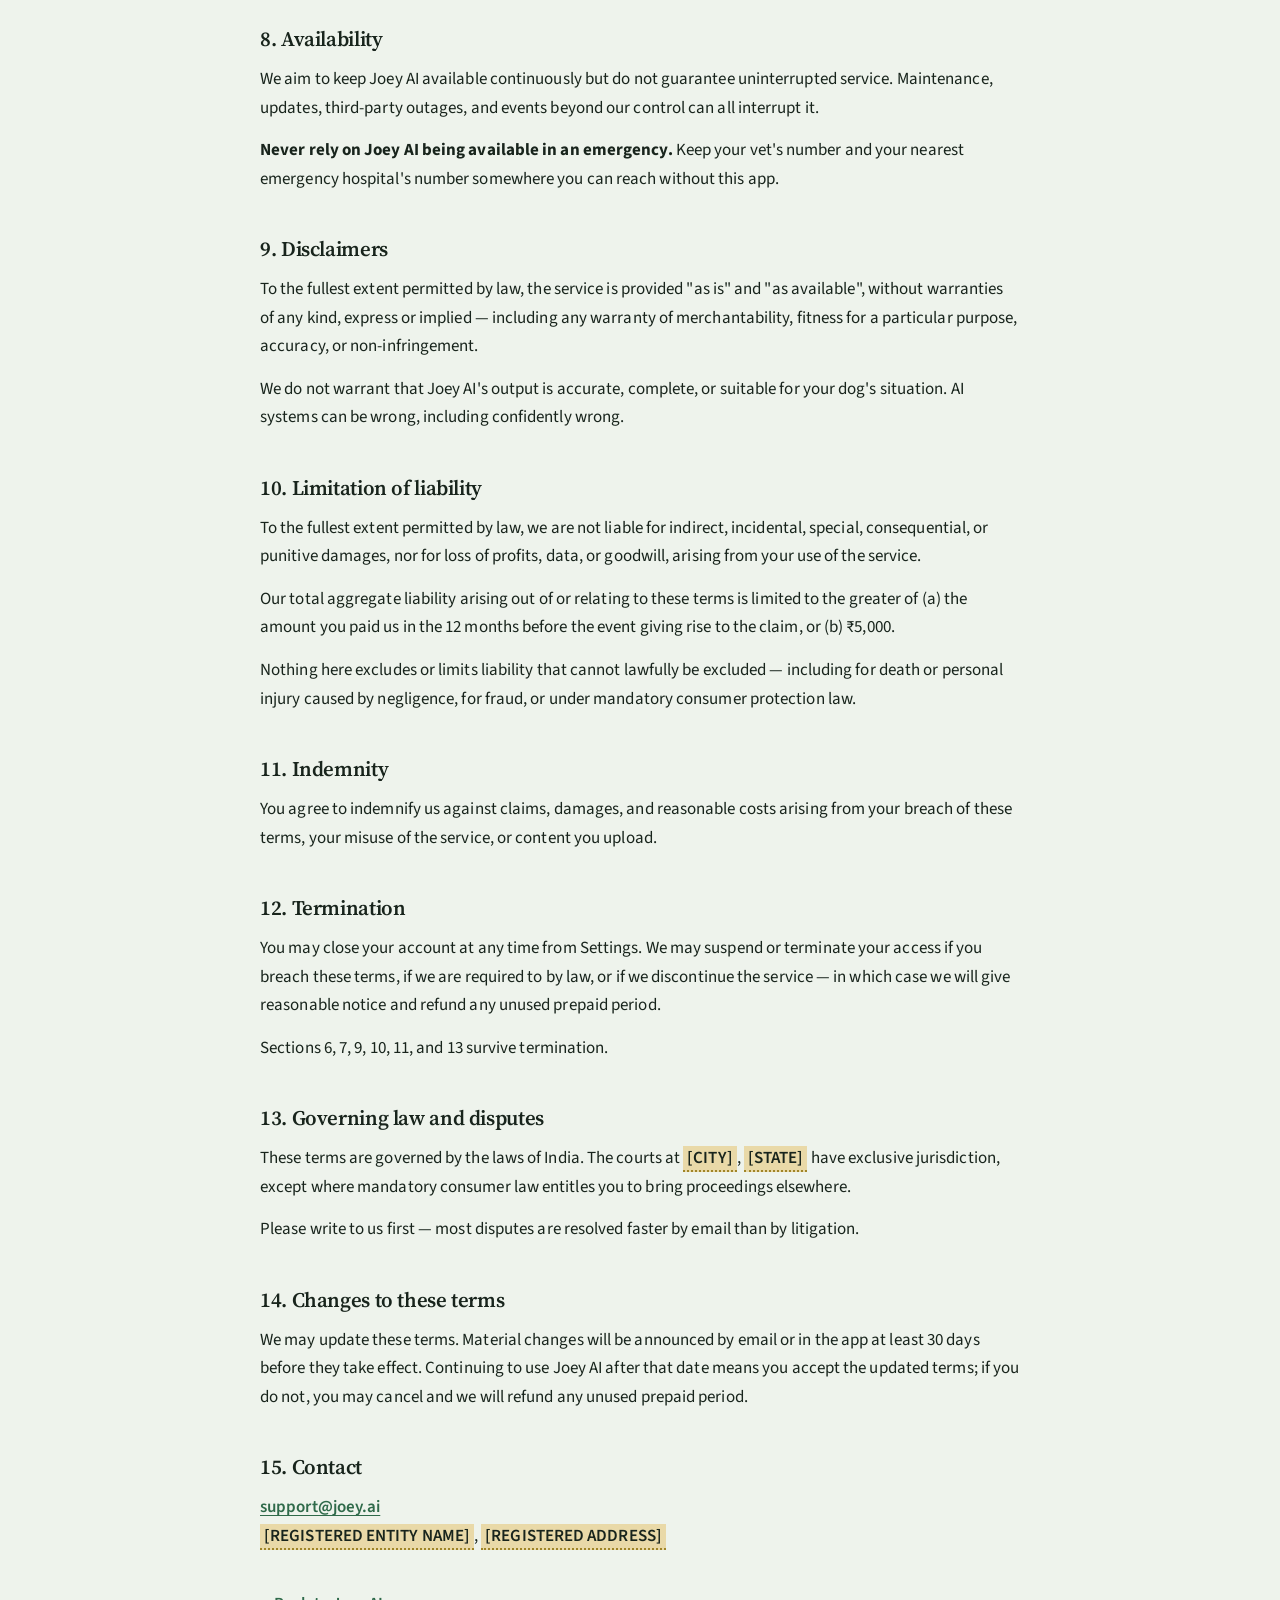
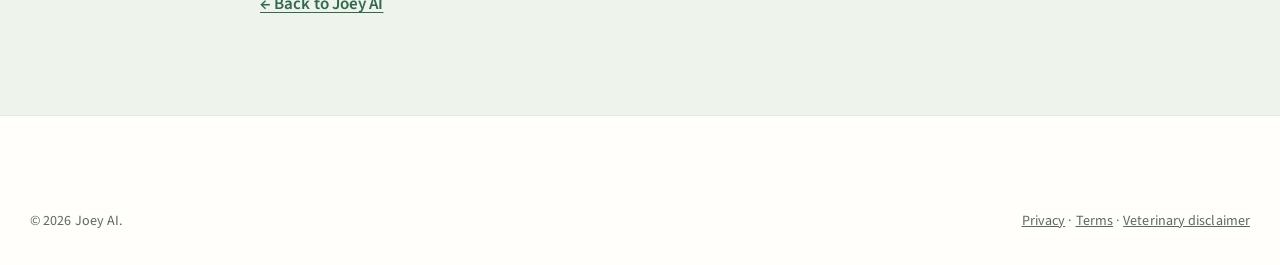
<file: terms.html>
<!DOCTYPE html>
<html lang="en">
<head>
  <meta charset="UTF-8" />
  <meta name="viewport" content="width=device-width, initial-scale=1" />
  <meta name="theme-color" content="#EEF3EC" />
  <title>Terms of Service — Joey AI</title>
  <meta name="description" content="The terms you agree to when using Joey AI: accounts, plans and billing, refunds, acceptable use, and the limits of the service." />
  <link rel="canonical" href="https://joey.ai/terms.html" />
  <meta name="robots" content="index, follow" />
  <meta property="og:type" content="article" />
  <meta property="og:title" content="Terms of Service — Joey AI" />
  <meta property="og:description" content="Accounts, plans and billing, refunds, acceptable use, and the limits of the service." />
  <meta property="og:url" content="https://joey.ai/terms.html" />
  <meta property="og:image" content="https://joey.ai/assets/og-cover-1200x630.jpg" />
  <link rel="icon" href="/favicon.ico" sizes="32x32" />
  <link rel="icon" href="assets/joey-icon.svg" type="image/svg+xml" />
  <link rel="apple-touch-icon" href="assets/apple-touch-icon.png" />
  <link rel="preconnect" href="https://fonts.googleapis.com" />
  <link rel="preconnect" href="https://fonts.gstatic.com" crossorigin />
  <link href="https://fonts.googleapis.com/css2?family=Source+Serif+4:ital,opsz,wght@0,8..60,500;0,8..60,600;0,8..60,700;1,8..60,500;1,8..60,600&family=Source+Sans+3:ital,wght@0,400;0,500;0,600;0,700;1,400&display=swap" rel="stylesheet" />
  <link rel="stylesheet" href="styles.css" />
</head>
<body>
  <a class="skip-link" href="#main">Skip to content</a>

  <header class="site-nav" data-nav>
    <div class="wrap nav-shell">
    <div class="nav-inner">
      <a class="logo" href="index.html" aria-label="Joey AI — home">
        <img src="assets/joey-logo.svg" alt="Joey AI" width="8220" height="2863" />
      </a>
      <nav class="nav-links" aria-label="Primary">
        <a href="index.html#features">Features</a>
        <a href="index.html#pricing">Pricing</a>
        <a href="index.html#faq">FAQ</a>
      </nav>
      <div class="nav-cta">
        <a class="btn btn-primary btn-sm" href="https://joey.ai/signup" data-cta="signup" data-analytics="legal-nav">Start free</a>
      </div>
      <button class="menu-toggle" type="button" aria-expanded="false" aria-controls="mobile-nav" aria-label="Open menu" data-menu-toggle>
        <svg viewBox="0 0 24 24" fill="none" stroke="currentColor" stroke-width="1.9" stroke-linecap="round" aria-hidden="true"><path d="M4 7h16M4 12h16M4 17h16" /></svg>
      </button>
    </div>
    <nav class="mobile-nav" id="mobile-nav" hidden data-mobile-nav aria-label="Primary (mobile)">
      <a href="index.html#features">Features</a>
      <a href="index.html#pricing">Pricing</a>
      <a href="index.html#faq">FAQ</a>
      <a class="btn btn-primary" href="https://joey.ai/signup" data-cta="signup" data-analytics="legal-nav">Start free</a>
    </nav>
    </div>
  </header>

  <main id="main" class="legal">
    <div class="wrap legal-wrap">
      <p class="eyebrow">Legal</p>
      <h1>Terms of Service</h1>
      <p class="legal-meta">Last updated: 20 August 2026</p>

      <div class="callout" style="border-color:rgba(107,84,16,.3);background:#F5E6B8">
        <p style="color:#6b5410">
          <strong>Before publishing:</strong> replace every highlighted placeholder below with your registered
          details, and have this reviewed by a lawyer qualified in your jurisdiction. It is a solid starting draft,
          not legal advice.
        </p>
      </div>

      <p>These terms are the agreement between you and <span class="todo">[REGISTERED ENTITY NAME]</span> ("Joey AI", "we", "us") for your use of the Joey AI website and application. By creating an account or using the service, you accept them.</p>

      <h2>1. The service, and what it is not</h2>
      <p>Joey AI is an informational tool for dog owners. <strong>It is not a veterinary service and does not provide veterinary medical advice, diagnosis, or treatment.</strong> Using it creates no veterinarian–client–patient relationship.</p>
      <p>The <a href="disclaimer.html">Veterinary disclaimer</a> forms part of these terms. Please read it — it sets out limits that matter for your dog's safety.</p>

      <h2>2. Eligibility and your account</h2>
      <ul>
        <li>You must be at least 18 and able to enter a binding contract.</li>
        <li>Give accurate information when you register, and keep it current.</li>
        <li>You are responsible for your credentials and for everything done through your account. Tell us promptly if you suspect unauthorised access.</li>
        <li>One account per person. Do not share logins.</li>
      </ul>

      <h2>3. Plans and billing</h2>

      <h3>Free plan</h3>
      <p>The Free plan is available indefinitely at no cost and requires no payment card. It currently includes 1 pet profile, 1 AI vet chat per day, 2 image scans per week, Daily Wag tracking, vaccination reminders, and the toxic-food checker.</p>

      <h3>Premium</h3>
      <p>Premium is ₹199 per month or ₹1,799 per year, in Indian Rupees and inclusive of applicable taxes. It begins with a 7-day free trial. Unless you cancel before the trial ends, your subscription starts and your chosen payment method is charged.</p>
      <p>Subscriptions renew automatically at the end of each billing period at the then-current price. We will give you at least 30 days' notice by email before any price increase takes effect, and you may cancel before it applies.</p>

      <h3>One-off reports</h3>
      <p>Individual PDF reports may be purchased without a subscription, at the price shown at the time of purchase. Because a report is generated and delivered immediately, it is non-refundable once produced.</p>

      <h3>Cancelling</h3>
      <p>Cancel at any time from <strong>Settings → Subscription</strong>. You keep Premium until the end of the period you have already paid for, then return to the Free plan. Your records are not deleted — Free plan limits simply apply again.</p>

      <h3>Refunds</h3>
      <p>If Premium is not working for you, contact <a href="mailto:support@joey.ai" data-support-email>support@joey.ai</a> within 7 days of a charge and we will refund it in full. Refunds reach your original payment method within 5–10 business days. This is in addition to any rights you have under consumer law.</p>

      <h2>4. Usage limits and fair use</h2>
      <p>Plan limits — chats per day, scans per week, pet profiles — are published on our pricing page and enforced in the app. We may adjust them with reasonable notice.</p>
      <p>We may apply rate limits or suspend accounts that place a disproportionate load on the service, whether through automation or otherwise.</p>

      <h2>5. Acceptable use</h2>
      <p>You agree not to:</p>
      <ul>
        <li>Use Joey AI for any species other than dogs, or in place of professional veterinary care;</li>
        <li>Present Joey AI output as veterinary advice, a diagnosis, or a prescription to anyone else;</li>
        <li>Upload content that is unlawful, that infringes someone's rights, or that depicts animal cruelty;</li>
        <li>Upload another person's personal or medical information;</li>
        <li>Attempt to reverse engineer, scrape, or extract the underlying models or prompts;</li>
        <li>Resell, sublicense, or provide the service to third parties as your own;</li>
        <li>Circumvent usage limits, authentication, or any security control;</li>
        <li>Interfere with the service's operation or its infrastructure.</li>
      </ul>
      <p>We may suspend or terminate accounts that breach this section. Where the breach is serious, we may do so without prior notice.</p>

      <h2>6. Your content</h2>
      <p>You keep ownership of everything you upload — photographs, records, and messages. You grant us a limited licence to host, process, and display that content solely to operate the service for you, including sending it to our AI provider to generate the responses you have asked for.</p>
      <p>That licence ends when you delete the content or your account, subject to the retention periods in our <a href="privacy.html">Privacy Policy</a>.</p>
      <p>You confirm you have the right to upload what you upload.</p>

      <h2>7. Our content</h2>
      <p>The Joey AI name, logo, software, design, and prompts are ours and are protected by intellectual property law. These terms grant you a personal, non-exclusive, non-transferable, revocable licence to use the service. Nothing more is transferred.</p>
      <p>You may use the responses Joey generates for your own dog's care, including sharing them with your veterinarian.</p>

      <h2>8. Availability</h2>
      <p>We aim to keep Joey AI available continuously but do not guarantee uninterrupted service. Maintenance, updates, third-party outages, and events beyond our control can all interrupt it.</p>
      <p><strong>Never rely on Joey AI being available in an emergency.</strong> Keep your vet's number and your nearest emergency hospital's number somewhere you can reach without this app.</p>

      <h2>9. Disclaimers</h2>
      <p>To the fullest extent permitted by law, the service is provided "as is" and "as available", without warranties of any kind, express or implied — including any warranty of merchantability, fitness for a particular purpose, accuracy, or non-infringement.</p>
      <p>We do not warrant that Joey AI's output is accurate, complete, or suitable for your dog's situation. AI systems can be wrong, including confidently wrong.</p>

      <h2>10. Limitation of liability</h2>
      <p>To the fullest extent permitted by law, we are not liable for indirect, incidental, special, consequential, or punitive damages, nor for loss of profits, data, or goodwill, arising from your use of the service.</p>
      <p>Our total aggregate liability arising out of or relating to these terms is limited to the greater of (a) the amount you paid us in the 12 months before the event giving rise to the claim, or (b) ₹5,000.</p>
      <p>Nothing here excludes or limits liability that cannot lawfully be excluded — including for death or personal injury caused by negligence, for fraud, or under mandatory consumer protection law.</p>

      <h2>11. Indemnity</h2>
      <p>You agree to indemnify us against claims, damages, and reasonable costs arising from your breach of these terms, your misuse of the service, or content you upload.</p>

      <h2>12. Termination</h2>
      <p>You may close your account at any time from Settings. We may suspend or terminate your access if you breach these terms, if we are required to by law, or if we discontinue the service — in which case we will give reasonable notice and refund any unused prepaid period.</p>
      <p>Sections 6, 7, 9, 10, 11, and 13 survive termination.</p>

      <h2>13. Governing law and disputes</h2>
      <p>These terms are governed by the laws of India. The courts at <span class="todo">[CITY]</span>, <span class="todo">[STATE]</span> have exclusive jurisdiction, except where mandatory consumer law entitles you to bring proceedings elsewhere.</p>
      <p>Please write to us first — most disputes are resolved faster by email than by litigation.</p>

      <h2>14. Changes to these terms</h2>
      <p>We may update these terms. Material changes will be announced by email or in the app at least 30 days before they take effect. Continuing to use Joey AI after that date means you accept the updated terms; if you do not, you may cancel and we will refund any unused prepaid period.</p>

      <h2>15. Contact</h2>
      <p><a href="mailto:support@joey.ai" data-support-email>support@joey.ai</a><br />
      <span class="todo">[REGISTERED ENTITY NAME]</span>, <span class="todo">[REGISTERED ADDRESS]</span></p>

      <p style="margin-top:40px"><a href="index.html">&larr; Back to Joey AI</a></p>
    </div>
  </main>

  <footer class="site-footer">
    <div class="wrap">
      <div class="footer-bottom" style="margin-top:0;border-top:0">
        <p>&copy; <span data-year>2026</span> Joey AI.</p>
        <p>
          <a href="privacy.html">Privacy</a> · <a href="terms.html">Terms</a> ·
          <a href="disclaimer.html">Veterinary disclaimer</a>
        </p>
      </div>
    </div>
  </footer>

  <script src="config.js"></script>
  <script src="app.js" defer></script>
</body>
</html>
</file>
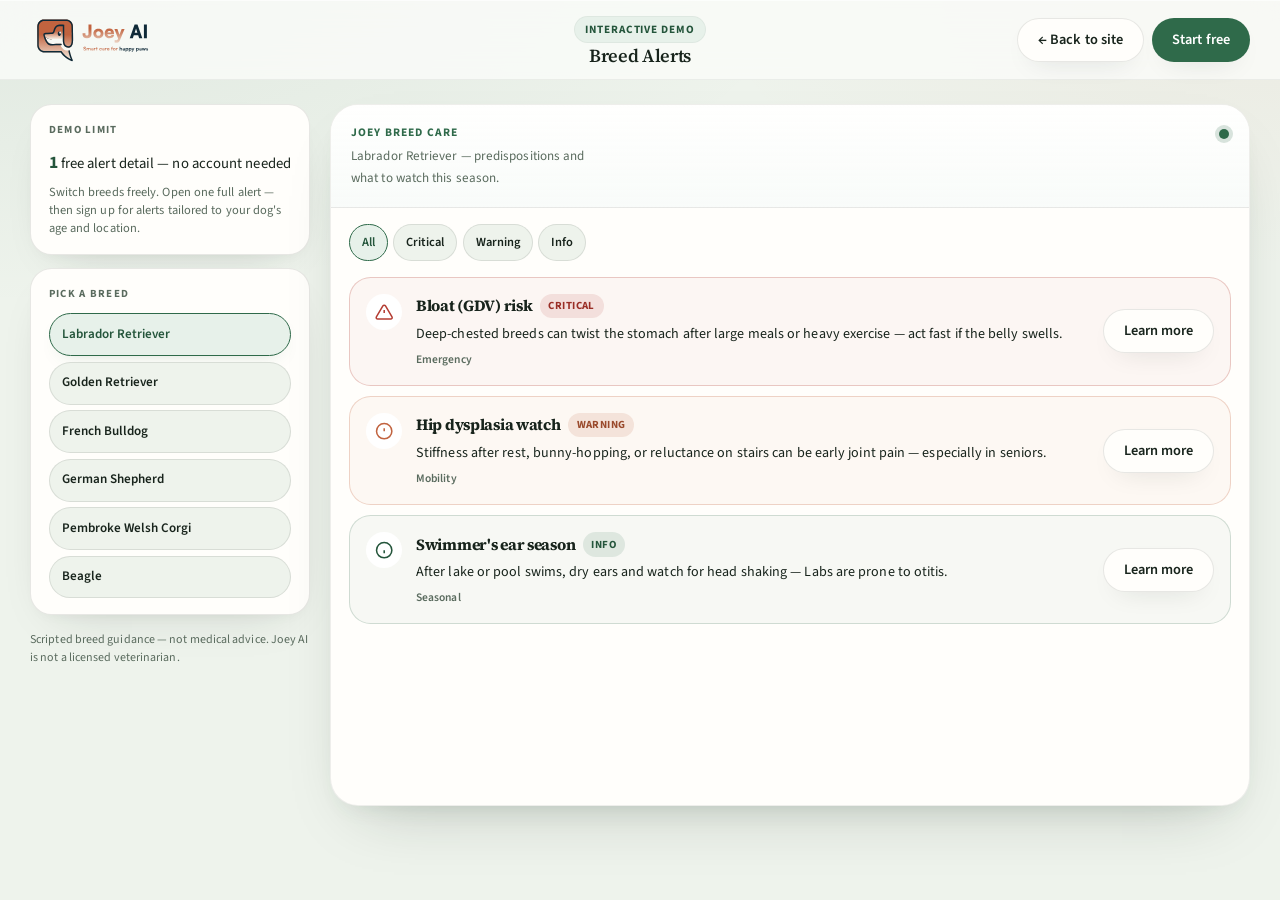
<file: demo/breed-alerts.html>
<!DOCTYPE html>
<html lang="en">
<head>
  <meta charset="UTF-8" />
  <meta name="viewport" content="width=device-width, initial-scale=1" />
  <meta name="theme-color" content="#EEF3EC" />
  <meta name="robots" content="noindex" />

  <title>Breed Alerts — Demo | Joey AI</title>
  <meta name="description" content="Try breed-specific health alerts on Joey AI. Pick a breed and see seasonal risks and what to watch — not a generic all-dogs article. No signup required." />

  <link rel="icon" href="../favicon.ico" sizes="32x32" />
  <link rel="icon" href="../assets/joey-icon.svg" type="image/svg+xml" />

  <link rel="preconnect" href="https://fonts.googleapis.com" />
  <link rel="preconnect" href="https://fonts.gstatic.com" crossorigin />
  <link href="https://fonts.googleapis.com/css2?family=Source+Serif+4:ital,opsz,wght@0,8..60,500;0,8..60,600;0,8..60,700;1,8..60,500&family=Source+Sans+3:ital,wght@0,400;0,500;0,600;0,700&display=swap" rel="stylesheet" />

  <link rel="stylesheet" href="../styles.css?v=demo-alerts-1" />
  <link rel="stylesheet" href="demo-polish.css?v=1" />
</head>
<body class="demo-page">
  <a class="skip-link" href="#main">Skip to breed alerts</a>

  <header class="demo-header">
    <div class="wrap demo-header__inner">
      <a class="logo demo-header__logo" href="../index.html" aria-label="Joey AI — back to home">
        <img src="../assets/joey-logo.svg" alt="Joey AI" width="8220" height="2863" />
      </a>

      <div class="demo-header__center">
        <span class="demo-badge">Interactive demo</span>
        <h1 class="demo-header__title">Breed Alerts</h1>
      </div>

      <div class="demo-header__actions">
        <a class="btn btn-secondary btn-sm" href="../index.html">← Back to site</a>
        <a class="btn btn-primary btn-sm" href="https://joey.ai/signup" data-cta="signup">Start free</a>
      </div>
    </div>
  </header>

  <main id="main" class="demo-main">
    <div class="wrap demo-hub-layout">
      <aside class="demo-hub-sidebar" data-demo-stagger aria-label="Breed selection and demo info">
        <div class="demo-panel demo-panel--quota">
          <p class="demo-panel__label">Demo limit</p>
          <p class="demo-quota" data-demo-quota>
            <strong>1</strong> free alert detail — no account needed
          </p>
          <p class="demo-quota-hint">Switch breeds freely. Open one full alert — then sign up for alerts tailored to your dog's age and location.</p>
        </div>

        <div class="demo-panel">
          <p class="demo-panel__label">Pick a breed</p>
          <div class="demo-breed-list" data-breed-list role="listbox" aria-label="Dog breeds">
            <button type="button" class="demo-breed-pick is-active" role="option" aria-selected="true" data-breed="labrador">Labrador Retriever</button>
            <button type="button" class="demo-breed-pick" role="option" aria-selected="false" data-breed="golden">Golden Retriever</button>
            <button type="button" class="demo-breed-pick" role="option" aria-selected="false" data-breed="frenchie">French Bulldog</button>
            <button type="button" class="demo-breed-pick" role="option" aria-selected="false" data-breed="german-shepherd">German Shepherd</button>
            <button type="button" class="demo-breed-pick" role="option" aria-selected="false" data-breed="corgi">Pembroke Welsh Corgi</button>
            <button type="button" class="demo-breed-pick" role="option" aria-selected="false" data-breed="beagle">Beagle</button>
          </div>
        </div>

        <div class="demo-limit-banner" data-demo-limit hidden>
          <p class="demo-limit-banner__title">Demo complete</p>
          <p class="demo-limit-banner__text">You've opened your one free alert. Start free in the app for live breed alerts, dismiss/snooze, and seasonal updates.</p>
          <a class="btn btn-primary btn-sm" href="https://joey.ai/signup" data-cta="signup">Continue in Joey AI — free</a>
        </div>

        <p class="demo-disclaimer">
          Scripted breed guidance — not medical advice. Joey AI is not a licensed veterinarian.
        </p>
      </aside>

      <section class="demo-hub-stage" aria-label="Breed health alerts">
        <div class="demo-hub-card">
          <header class="demo-chat-card__head">
            <div>
              <p class="demo-chat-card__eyebrow">Joey Breed Care</p>
              <p class="demo-chat-card__sub" data-alerts-subtitle>Labrador Retriever — predispositions and what to watch this season.</p>
            </div>
            <span class="demo-live-dot" aria-hidden="true"></span>
          </header>

          <div class="demo-alerts-body">
            <div class="demo-alerts-filters" data-alerts-filters role="tablist" aria-label="Alert severity">
              <button type="button" class="demo-hub-tab is-active" role="tab" aria-selected="true" data-alert-filter="all">All</button>
              <button type="button" class="demo-hub-tab" role="tab" aria-selected="false" data-alert-filter="critical">Critical</button>
              <button type="button" class="demo-hub-tab" role="tab" aria-selected="false" data-alert-filter="warning">Warning</button>
              <button type="button" class="demo-hub-tab" role="tab" aria-selected="false" data-alert-filter="info">Info</button>
            </div>

            <ul class="demo-alerts-list" data-alerts-list role="list"></ul>

            <div class="demo-health-empty" data-alerts-empty hidden>
              <p>No alerts in this filter for this breed.</p>
            </div>
          </div>
        </div>
      </section>
    </div>
  </main>

  <dialog class="demo-modal" data-alert-detail aria-labelledby="alert-detail-title">
    <div class="demo-modal__sheet">
      <button type="button" class="demo-modal__close" data-alert-detail-close aria-label="Close alert">
        <svg viewBox="0 0 24 24" fill="none" stroke="currentColor" stroke-width="2.2" stroke-linecap="round" aria-hidden="true"><path d="M18 6L6 18M6 6l12 12"/></svg>
      </button>
      <span class="demo-alert-badge" data-alert-detail-severity></span>
      <h2 id="alert-detail-title" class="demo-modal__title" data-alert-detail-title></h2>
      <p class="demo-modal__meta" data-alert-detail-meta></p>
      <div class="demo-alert-detail" data-alert-detail-body></div>
      <div class="demo-alert-detail__actions">
        <a class="btn btn-primary btn-sm" href="https://joey.ai/signup" data-cta="signup">Get alerts for your dog</a>
      </div>
    </div>
  </dialog>

  <script src="../config.js"></script>
  <script src="demo-motion.js"></script>
  <script src="breed-alerts.js"></script>
</body>
</html>
</file>
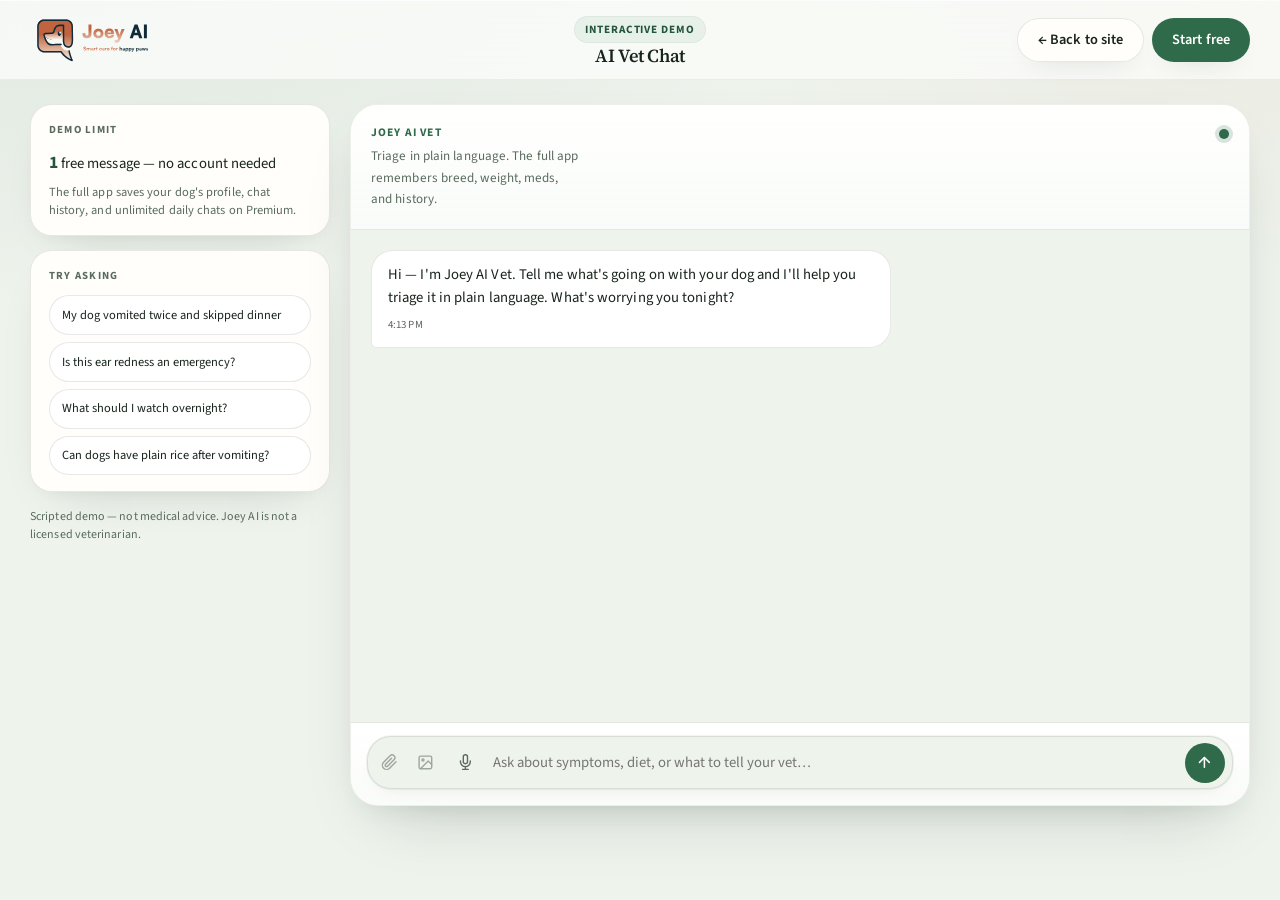
<file: demo/chat.html>
<!DOCTYPE html>
<html lang="en">
<head>
  <meta charset="UTF-8" />
  <meta name="viewport" content="width=device-width, initial-scale=1" />
  <meta name="theme-color" content="#EEF3EC" />
  <meta name="robots" content="noindex" />

  <title>AI Vet Chat — Demo | Joey AI</title>
  <meta name="description" content="Try one free AI vet chat on Joey AI. Ask about your dog's symptoms and get triage in plain language — no signup required for this demo." />

  <link rel="icon" href="../favicon.ico" sizes="32x32" />
  <link rel="icon" href="../assets/joey-icon.svg" type="image/svg+xml" />

  <link rel="preconnect" href="https://fonts.googleapis.com" />
  <link rel="preconnect" href="https://fonts.gstatic.com" crossorigin />
  <link href="https://fonts.googleapis.com/css2?family=Source+Serif+4:ital,opsz,wght@0,8..60,500;0,8..60,600;0,8..60,700;1,8..60,500&family=Source+Sans+3:ital,wght@0,400;0,500;0,600;0,700&display=swap" rel="stylesheet" />

  <link rel="stylesheet" href="../styles.css?v=demo-chat-3" />
  <link rel="stylesheet" href="demo-polish.css?v=1" />
</head>
<body class="demo-page">
  <a class="skip-link" href="#main">Skip to chat</a>

  <header class="demo-header" data-demo-header>
    <div class="wrap demo-header__inner">
      <a class="logo demo-header__logo" href="../index.html" aria-label="Joey AI — back to home">
        <img src="../assets/joey-logo.svg" alt="Joey AI" width="8220" height="2863" />
      </a>

      <div class="demo-header__center">
        <span class="demo-badge">Interactive demo</span>
        <h1 class="demo-header__title">AI Vet Chat</h1>
      </div>

      <div class="demo-header__actions">
        <a class="btn btn-secondary btn-sm" href="../index.html">← Back to site</a>
        <a class="btn btn-primary btn-sm" href="https://joey.ai/signup" data-cta="signup">Start free</a>
      </div>
    </div>
  </header>

  <main id="main" class="demo-main">
    <div class="wrap demo-chat-layout">
      <aside class="demo-chat-sidebar" data-demo-stagger aria-label="Demo info and suggestions">
        <div class="demo-panel demo-panel--quota">
          <p class="demo-panel__label">Demo limit</p>
          <p class="demo-quota" data-demo-quota>
            <strong data-demo-quota-count>1</strong> free message — no account needed
          </p>
          <p class="demo-quota-hint">The full app saves your dog's profile, chat history, and unlimited daily chats on Premium.</p>
        </div>

        <div class="demo-panel">
          <p class="demo-panel__label">Try asking</p>
          <div class="demo-prompts" data-demo-prompts>
            <button type="button" class="demo-prompt" data-prompt="My dog vomited twice and skipped dinner">My dog vomited twice and skipped dinner</button>
            <button type="button" class="demo-prompt" data-prompt="Is this ear redness an emergency?">Is this ear redness an emergency?</button>
            <button type="button" class="demo-prompt" data-prompt="What should I watch overnight?">What should I watch overnight?</button>
            <button type="button" class="demo-prompt" data-prompt="Can dogs have plain rice after vomiting?">Can dogs have plain rice after vomiting?</button>
          </div>
        </div>

        <div class="demo-limit-banner" data-demo-limit hidden>
          <p class="demo-limit-banner__title">Demo complete</p>
          <p class="demo-limit-banner__text">You've used your one free message. Start free in the app for unlimited chats, your dog's health record, and photo scans.</p>
          <a class="btn btn-primary btn-sm" href="https://joey.ai/signup" data-cta="signup">Continue in Joey AI — free</a>
        </div>

        <p class="demo-disclaimer">
          Scripted demo — not medical advice. Joey AI is not a licensed veterinarian.
        </p>
      </aside>

      <section class="demo-chat-stage" aria-label="Chat conversation">
        <div class="demo-chat-card">
          <header class="demo-chat-card__head">
            <div>
              <p class="demo-chat-card__eyebrow">Joey AI Vet</p>
              <p class="demo-chat-card__sub">Triage in plain language. The full app remembers breed, weight, meds, and history.</p>
            </div>
            <span class="demo-live-dot" aria-hidden="true"></span>
          </header>

          <div class="demo-chat-messages" data-demo-messages role="log" aria-live="polite" aria-relevant="additions">
            <!-- messages injected by chat.js -->
          </div>

          <div class="demo-compose-limit" data-demo-compose-limit hidden>
            <p>That's your free demo message. <a href="https://joey.ai/signup" data-cta="signup">Start free in the app</a> to keep chatting.</p>
          </div>

          <footer class="demo-chat-compose" data-demo-compose>
            <form class="demo-chat-form" data-demo-form>
              <div class="demo-chat-tools" aria-label="Attachments">
                <button type="button" class="demo-chat-tool" tabindex="-1" aria-label="Attach file" disabled>
                  <svg viewBox="0 0 24 24" fill="none" stroke="currentColor" stroke-width="2" aria-hidden="true"><path d="M21.44 11.05l-9.19 9.19a6 6 0 01-8.49-8.49l9.19-9.19a4 4 0 015.66 5.66l-9.2 9.19a2 2 0 01-2.83-2.83l8.49-8.48" stroke-linecap="round" stroke-linejoin="round"/></svg>
                </button>
                <button type="button" class="demo-chat-tool" tabindex="-1" aria-label="Add photo" disabled>
                  <svg viewBox="0 0 24 24" fill="none" stroke="currentColor" stroke-width="2" aria-hidden="true"><rect x="3" y="3" width="18" height="18" rx="2"/><circle cx="8.5" cy="8.5" r="1.5"/><path d="M21 15l-5-5L5 21" stroke-linecap="round" stroke-linejoin="round"/></svg>
                </button>
              </div>

              <button
                type="button"
                class="demo-chat-mic"
                data-demo-mic
                aria-label="Dictate your message"
                aria-pressed="false"
                title="Speak your message"
                hidden
              >
                <svg class="demo-chat-mic__icon" viewBox="0 0 24 24" fill="none" stroke="currentColor" stroke-width="2" aria-hidden="true">
                  <path d="M12 1a3 3 0 00-3 3v7a3 3 0 006 0V4a3 3 0 00-3-3z" stroke-linecap="round" stroke-linejoin="round"/>
                  <path d="M19 10v1a7 7 0 01-14 0v-1M12 18v4M8 22h8" stroke-linecap="round" stroke-linejoin="round"/>
                </svg>
                <span class="demo-chat-mic__pulse" aria-hidden="true"></span>
              </button>

              <label class="sr-only" for="demo-chat-input">Message Joey</label>
              <textarea
                id="demo-chat-input"
                class="demo-chat-input"
                data-demo-input
                rows="1"
                placeholder="Ask about symptoms, diet, or what to tell your vet…"
                autocomplete="off"
              ></textarea>

              <button type="submit" class="demo-chat-send" data-demo-send aria-label="Send message">
                <svg viewBox="0 0 24 24" fill="none" stroke="currentColor" stroke-width="2.2" stroke-linecap="round" stroke-linejoin="round" aria-hidden="true">
                  <path d="M12 19V5"/>
                  <path d="M5 12l7-7 7 7"/>
                </svg>
              </button>
            </form>
            <p class="demo-chat-voice-error" data-demo-voice-error role="alert" hidden></p>
          </footer>
        </div>
      </section>
    </div>
  </main>

  <script src="../config.js"></script>
  <script src="demo-motion.js"></script>
  <script src="chat.js"></script>
</body>
</html>
</file>
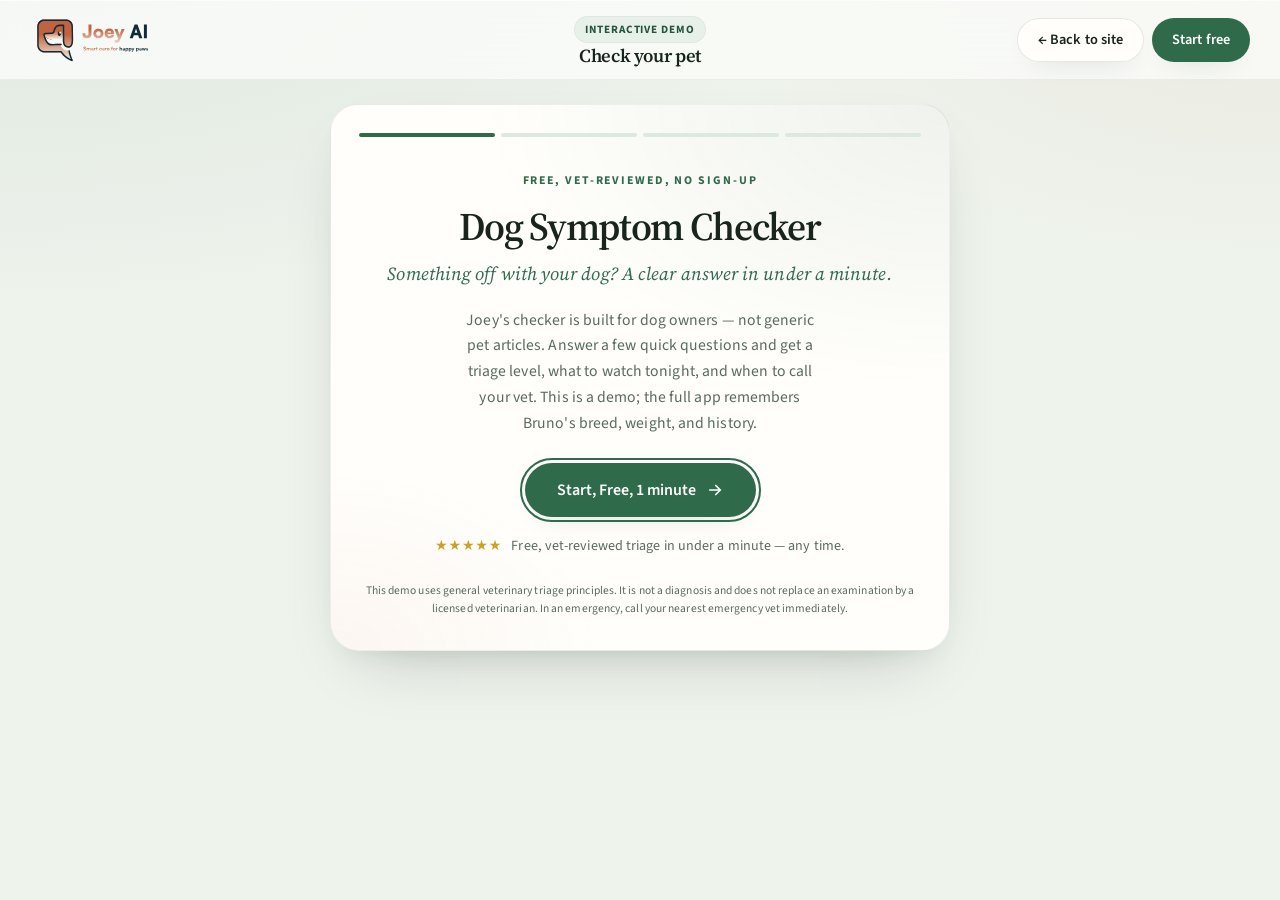
<file: demo/check-pet.html>
<!DOCTYPE html>
<html lang="en">
<head>
  <meta charset="UTF-8" />
  <meta name="viewport" content="width=device-width, initial-scale=1" />
  <meta name="theme-color" content="#EEF3EC" />
  <meta name="robots" content="noindex" />

  <title>Dog Symptom Checker — Demo | Joey AI</title>
  <meta name="description" content="Free vet-reviewed dog symptom checker demo. Answer a few questions and get a triage level in under a minute — no signup required." />

  <link rel="icon" href="../favicon.ico" sizes="32x32" />
  <link rel="icon" href="../assets/joey-icon.svg" type="image/svg+xml" />

  <link rel="preconnect" href="https://fonts.googleapis.com" />
  <link rel="preconnect" href="https://fonts.gstatic.com" crossorigin />
  <link href="https://fonts.googleapis.com/css2?family=Source+Serif+4:ital,opsz,wght@0,8..60,500;0,8..60,600;0,8..60,700;1,8..60,500;1,8..60,600&family=Source+Sans+3:ital,wght@0,400;0,500;0,600;0,700&display=swap" rel="stylesheet" />

  <link rel="stylesheet" href="../styles.css?v=check-pet-2" />
  <link rel="stylesheet" href="demo-polish.css?v=1" />
</head>
<body class="demo-page demo-flow-page">
  <a class="skip-link" href="#main">Skip to checker</a>

  <header class="demo-header">
    <div class="wrap demo-header__inner">
      <a class="logo demo-header__logo" href="../index.html" aria-label="Joey AI — back to home">
        <img src="../assets/joey-logo.svg" alt="Joey AI" width="8220" height="2863" />
      </a>

      <div class="demo-header__center">
        <span class="demo-badge">Interactive demo</span>
        <h1 class="demo-header__title">Check your pet</h1>
      </div>

      <div class="demo-header__actions">
        <a class="btn btn-secondary btn-sm" href="../index.html">← Back to site</a>
        <a class="btn btn-primary btn-sm" href="https://joey.ai/signup" data-cta="signup">Start free</a>
      </div>
    </div>
  </header>

  <main id="main" class="demo-main demo-flow-main">
    <div class="wrap">
      <div class="flow-shell">
        <div class="flow-progress" data-flow-progress aria-hidden="true">
          <span class="flow-progress__seg" data-progress-seg="1"></span>
          <span class="flow-progress__seg" data-progress-seg="2"></span>
          <span class="flow-progress__seg" data-progress-seg="3"></span>
          <span class="flow-progress__seg" data-progress-seg="4"></span>
        </div>

        <div class="flow-body" data-flow>
          <!-- Step 1 — Intro -->
          <section class="flow-panel is-active" data-flow-step="intro" aria-labelledby="flow-intro-title">
            <div class="flow-intro">
              <p class="eyebrow">Free, vet-reviewed, no sign-up</p>
              <h2 id="flow-intro-title" class="flow-title">Dog Symptom Checker</h2>
              <p class="flow-subtitle"><em>Something off with your dog? A clear answer in under a minute.</em></p>
              <p class="flow-lede">
                Joey's checker is built for dog owners — not generic pet articles. Answer a few quick questions and
                get a triage level, what to watch tonight, and when to call your vet. This is a demo; the full app
                remembers Bruno's breed, weight, and history.
              </p>
              <button type="button" class="btn btn-primary btn-lg flow-start" data-flow-next>
                Start, Free, 1 minute
                <svg viewBox="0 0 24 24" fill="none" stroke="currentColor" stroke-width="2.2" stroke-linecap="round" aria-hidden="true"><path d="M5 12h14M13 6l6 6-6 6" /></svg>
              </button>
              <p class="flow-trust">
                <span class="flow-stars" aria-hidden="true">★★★★★</span>
                Free, vet-reviewed triage in under a minute — any time.
              </p>
              <p class="flow-fine">
                This demo uses general veterinary triage principles. It is not a diagnosis and does not replace
                an examination by a licensed veterinarian. In an emergency, call your nearest emergency vet immediately.
              </p>
            </div>
          </section>

          <!-- Step 2 — Symptom -->
          <section class="flow-panel" data-flow-step="symptom" hidden aria-labelledby="flow-symptom-title">
            <button type="button" class="flow-back text-link" data-flow-back>
              <svg viewBox="0 0 24 24" fill="none" stroke="currentColor" stroke-width="2.2" stroke-linecap="round" aria-hidden="true"><path d="M19 12H5M12 19l-7-7 7-7" /></svg>
              Back
            </button>
            <h2 id="flow-symptom-title" class="flow-step-title">What did you notice first?</h2>
            <p class="flow-step-hint">Pick the one that worried you most.</p>

            <div class="flow-grid" role="listbox" aria-label="Symptoms" data-symptom-grid data-demo-stagger>
              <button type="button" class="flow-card" role="option" data-symptom="vomiting" data-flow-pick>
                <span class="flow-card__icon" aria-hidden="true">
                  <svg viewBox="0 0 24 24" fill="none" stroke="currentColor" stroke-width="1.8"><path d="M12 3c-2 4-6 5-6 10a6 6 0 1012 0c0-5-4-6-6-10z" stroke-linecap="round" stroke-linejoin="round"/></svg>
                </span>
                <span class="flow-card__label">Vomiting</span>
              </button>
              <button type="button" class="flow-card" role="option" data-symptom="not-eating" data-flow-pick>
                <span class="flow-card__icon" aria-hidden="true">
                  <svg viewBox="0 0 24 24" fill="none" stroke="currentColor" stroke-width="1.8"><ellipse cx="12" cy="14" rx="7" ry="4"/><path d="M5 14v2a7 4 0 0014 0v-2M8 10c0-2 1.8-3 4-3s4 1 4 3" stroke-linecap="round"/></svg>
                </span>
                <span class="flow-card__label">Not eating</span>
              </button>
              <button type="button" class="flow-card" role="option" data-symptom="low-energy" data-flow-pick>
                <span class="flow-card__icon" aria-hidden="true">
                  <svg viewBox="0 0 24 24" fill="none" stroke="currentColor" stroke-width="1.8"><path d="M21 12.8A9 9 0 1111.2 3" stroke-linecap="round"/><path d="M12 7v5l3 2" stroke-linecap="round"/></svg>
                </span>
                <span class="flow-card__label">Low energy</span>
              </button>
              <button type="button" class="flow-card" role="option" data-symptom="limping" data-flow-pick>
                <span class="flow-card__icon" aria-hidden="true">
                  <svg viewBox="0 0 24 24" fill="none" stroke="currentColor" stroke-width="1.8"><ellipse cx="8.5" cy="7" rx="2" ry="2.5"/><ellipse cx="13" cy="5" rx="2" ry="2.5"/><ellipse cx="17" cy="7.5" rx="2" ry="2.5"/><path d="M6 18l3-6 4 2 5-4 3 5" stroke-linecap="round" stroke-linejoin="round"/></svg>
                </span>
                <span class="flow-card__label">Limping</span>
              </button>
              <button type="button" class="flow-card" role="option" data-symptom="coughing" data-flow-pick>
                <span class="flow-card__icon" aria-hidden="true">
                  <svg viewBox="0 0 24 24" fill="none" stroke="currentColor" stroke-width="1.8"><path d="M4 10h4l2-3 2 6 2-4h6" stroke-linecap="round" stroke-linejoin="round"/></svg>
                </span>
                <span class="flow-card__label">Coughing</span>
              </button>
              <button type="button" class="flow-card" role="option" data-symptom="blood" data-flow-pick>
                <span class="flow-card__icon" aria-hidden="true">
                  <svg viewBox="0 0 24 24" fill="none" stroke="currentColor" stroke-width="1.8"><path d="M12 9v4M12 17h.01" stroke-linecap="round"/><path d="M10.3 4.3l-7 12.1A2 2 0 005 19h14a2 2 0 001.7-2.6l-7-12.1a2 2 0 00-3.4 0z" stroke-linejoin="round"/></svg>
                </span>
                <span class="flow-card__label">Blood, anywhere</span>
              </button>
              <button type="button" class="flow-card" role="option" data-symptom="bathroom" data-flow-pick>
                <span class="flow-card__icon" aria-hidden="true">
                  <svg viewBox="0 0 24 24" fill="none" stroke="currentColor" stroke-width="1.8"><rect x="5" y="3" width="14" height="18" rx="2"/><path d="M9 7h6M9 11h6" stroke-linecap="round"/></svg>
                </span>
                <span class="flow-card__label">Bathroom problems</span>
              </button>
              <button type="button" class="flow-card" role="option" data-symptom="acting-off" data-flow-pick>
                <span class="flow-card__icon" aria-hidden="true">
                  <svg viewBox="0 0 24 24" fill="none" stroke="currentColor" stroke-width="1.8"><circle cx="12" cy="12" r="9"/><circle cx="9" cy="10" r="1" fill="currentColor"/><circle cx="15" cy="10" r="1" fill="currentColor"/><path d="M9 15s1.5 2 3 2 3-2 3-2" stroke-linecap="round"/></svg>
                </span>
                <span class="flow-card__label">Acting off</span>
              </button>
            </div>
          </section>

          <!-- Step 3 — Duration -->
          <section class="flow-panel" data-flow-step="duration" hidden aria-labelledby="flow-duration-title">
            <button type="button" class="flow-back text-link" data-flow-back>
              <svg viewBox="0 0 24 24" fill="none" stroke="currentColor" stroke-width="2.2" stroke-linecap="round" aria-hidden="true"><path d="M19 12H5M12 19l-7-7 7-7" /></svg>
              Back
            </button>
            <h2 id="flow-duration-title" class="flow-step-title">How long has this been going on?</h2>
            <p class="flow-step-hint">Rough is fine — pick what feels closest.</p>

            <div class="flow-options" data-duration-options data-demo-stagger>
              <button type="button" class="flow-option" data-duration="just-started" data-flow-pick>Just started (under an hour)</button>
              <button type="button" class="flow-option" data-duration="few-hours" data-flow-pick>A few hours</button>
              <button type="button" class="flow-option" data-duration="since-yesterday" data-flow-pick>Since yesterday</button>
              <button type="button" class="flow-option" data-duration="multi-day" data-flow-pick>More than 2 days</button>
            </div>
          </section>

          <!-- Step 4 — Context -->
          <section class="flow-panel" data-flow-step="context" hidden aria-labelledby="flow-context-title">
            <button type="button" class="flow-back text-link" data-flow-back>
              <svg viewBox="0 0 24 24" fill="none" stroke="currentColor" stroke-width="2.2" stroke-linecap="round" aria-hidden="true"><path d="M19 12H5M12 19l-7-7 7-7" /></svg>
              Back
            </button>
            <h2 id="flow-context-title" class="flow-step-title" data-context-title>Is your dog still drinking water?</h2>
            <p class="flow-step-hint" data-context-hint>This helps Joey judge how urgent tonight is.</p>

            <div class="flow-options" data-context-options data-demo-stagger>
              <button type="button" class="flow-option" data-context="yes-normal" data-flow-pick>Yes, normal</button>
              <button type="button" class="flow-option" data-context="less-than-usual" data-flow-pick>Less than usual</button>
              <button type="button" class="flow-option" data-context="not-at-all" data-flow-pick>Not at all</button>
              <button type="button" class="flow-option" data-context="not-sure" data-flow-pick>Not sure</button>
            </div>
          </section>

          <!-- Step 5 — Result -->
          <section class="flow-panel" data-flow-step="result" hidden aria-labelledby="flow-result-title">
            <div class="flow-result" data-flow-result>
              <p class="eyebrow">Your demo result</p>
              <h2 id="flow-result-title" class="flow-title flow-title--sm">Here's what Joey would tell you tonight</h2>

              <div class="flow-result__card">
                <span class="demo-triage" data-result-triage>monitor</span>
                <p class="flow-result__headline" data-result-headline></p>
                <p class="flow-result__body" data-result-body></p>

                <div class="flow-result__watch">
                  <p class="flow-result__watch-label">Watch for</p>
                  <ul data-result-watch></ul>
                </div>

                <div class="flow-result__next">
                  <p class="flow-result__watch-label">What to do now</p>
                  <ul data-result-actions></ul>
                </div>
              </div>

              <div class="flow-result__cta">
                <a class="btn btn-primary btn-lg flow-start flow-start--full" href="https://joey.ai/signup" data-cta="signup">
                  Continue in Joey AI — free
                  <svg viewBox="0 0 24 24" fill="none" stroke="currentColor" stroke-width="2.2" stroke-linecap="round" aria-hidden="true"><path d="M5 12h14M13 6l6 6-6 6" /></svg>
                </a>
                <a class="text-link flow-link-secondary" href="chat.html">Or try the AI vet chat demo</a>
                <button type="button" class="text-link flow-link-secondary flow-link-secondary--btn" data-flow-restart>Start over</button>
              </div>

              <p class="flow-fine">
                Demo only — not medical advice. Joey AI is not a licensed veterinarian. Always confirm with a qualified vet.
              </p>
            </div>
          </section>
        </div>
      </div>
    </div>
  </main>

  <script src="../config.js"></script>
  <script src="demo-motion.js"></script>
  <script src="check-pet.js"></script>
</body>
</html>
</file>
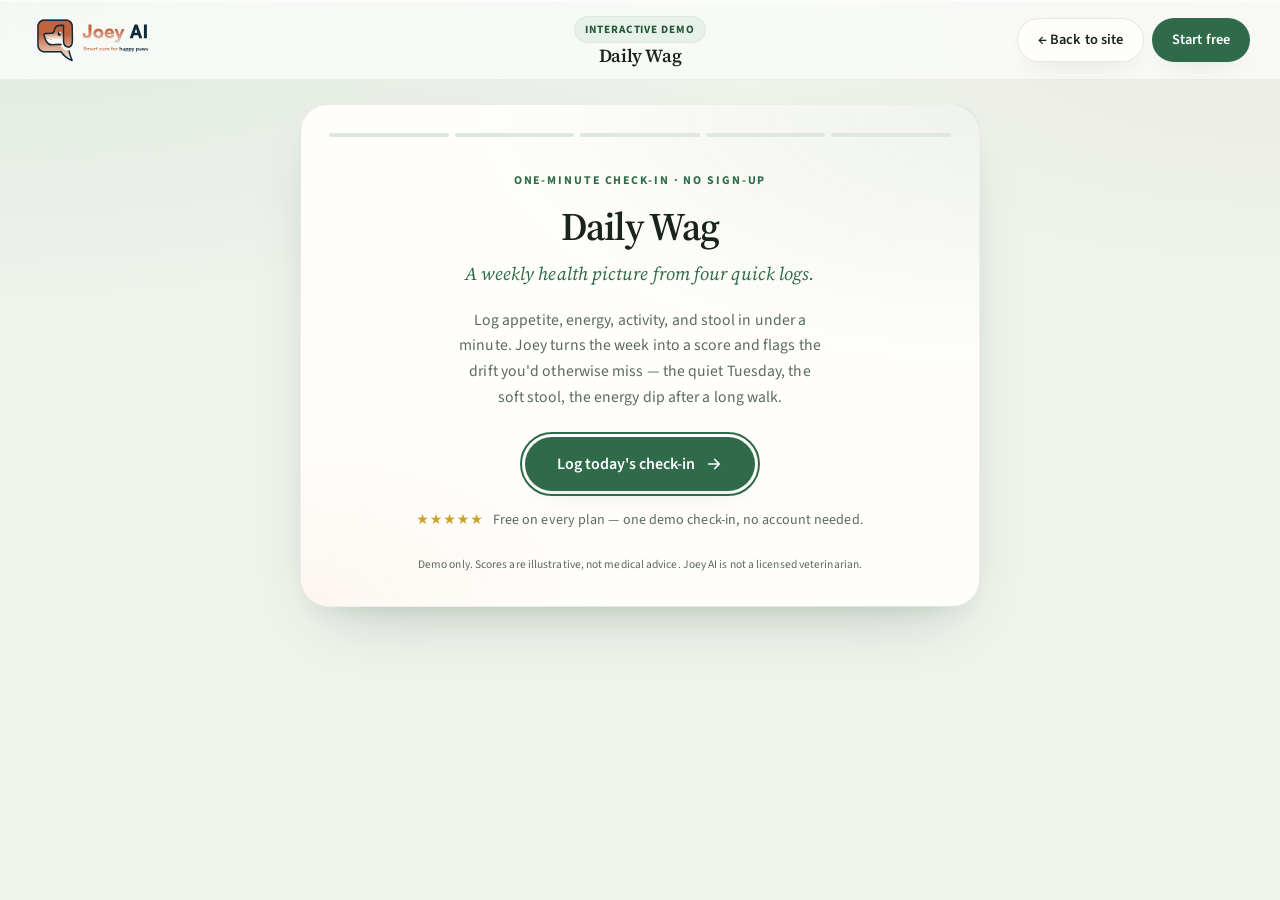
<file: demo/daily-wag.html>
<!DOCTYPE html>
<html lang="en">
<head>
  <meta charset="UTF-8" />
  <meta name="viewport" content="width=device-width, initial-scale=1" />
  <meta name="theme-color" content="#EEF3EC" />
  <meta name="robots" content="noindex" />

  <title>Daily Wag — Demo | Joey AI</title>
  <meta name="description" content="Try one free Daily Wag check-in. Log appetite, energy, activity, and stool in under a minute and see your dog's weekly health score — no signup required." />

  <link rel="icon" href="../favicon.ico" sizes="32x32" />
  <link rel="icon" href="../assets/joey-icon.svg" type="image/svg+xml" />

  <link rel="preconnect" href="https://fonts.googleapis.com" />
  <link rel="preconnect" href="https://fonts.gstatic.com" crossorigin />
  <link href="https://fonts.googleapis.com/css2?family=Source+Serif+4:ital,opsz,wght@0,8..60,500;0,8..60,600;0,8..60,700;1,8..60,500;1,8..60,600&family=Source+Sans+3:ital,wght@0,400;0,500;0,600;0,700&display=swap" rel="stylesheet" />

  <link rel="stylesheet" href="../styles.css?v=daily-wag-1" />
  <link rel="stylesheet" href="demo-polish.css?v=1" />
</head>
<body class="demo-page demo-flow-page demo-wag-page">
  <a class="skip-link" href="#main">Skip to Daily Wag</a>

  <header class="demo-header">
    <div class="wrap demo-header__inner">
      <a class="logo demo-header__logo" href="../index.html" aria-label="Joey AI — back to home">
        <img src="../assets/joey-logo.svg" alt="Joey AI" width="8220" height="2863" />
      </a>

      <div class="demo-header__center">
        <span class="demo-badge">Interactive demo</span>
        <h1 class="demo-header__title">Daily Wag</h1>
      </div>

      <div class="demo-header__actions">
        <a class="btn btn-secondary btn-sm" href="../index.html">← Back to site</a>
        <a class="btn btn-primary btn-sm" href="https://joey.ai/signup" data-cta="signup">Start free</a>
      </div>
    </div>
  </header>

  <main id="main" class="demo-main demo-flow-main">
    <div class="wrap">
      <div class="flow-shell flow-shell--wag">
        <div class="flow-progress flow-progress--wag" data-flow-progress aria-hidden="true">
          <span class="flow-progress__seg" data-progress-seg="1"></span>
          <span class="flow-progress__seg" data-progress-seg="2"></span>
          <span class="flow-progress__seg" data-progress-seg="3"></span>
          <span class="flow-progress__seg" data-progress-seg="4"></span>
          <span class="flow-progress__seg" data-progress-seg="5"></span>
        </div>

        <div class="flow-body" data-flow>
          <!-- Intro -->
          <section class="flow-panel is-active" data-flow-step="intro" aria-labelledby="wag-intro-title">
            <div class="flow-intro">
              <p class="eyebrow">One-minute check-in · no sign-up</p>
              <h2 id="wag-intro-title" class="flow-title">Daily Wag</h2>
              <p class="flow-subtitle"><em>A weekly health picture from four quick logs.</em></p>
              <p class="flow-lede">
                Log appetite, energy, activity, and stool in under a minute. Joey turns the week into a
                score and flags the drift you'd otherwise miss — the quiet Tuesday, the soft stool, the
                energy dip after a long walk.
              </p>
              <button type="button" class="btn btn-primary btn-lg flow-start" data-flow-next>
                Log today's check-in
                <svg viewBox="0 0 24 24" fill="none" stroke="currentColor" stroke-width="2.2" stroke-linecap="round" aria-hidden="true"><path d="M5 12h14M13 6l6 6-6 6" /></svg>
              </button>
              <p class="flow-trust">
                <span class="flow-stars" aria-hidden="true">★★★★★</span>
                Free on every plan — one demo check-in, no account needed.
              </p>
              <p class="flow-fine">
                Demo only. Scores are illustrative, not medical advice. Joey AI is not a licensed veterinarian.
              </p>
            </div>
          </section>

          <!-- Appetite -->
          <section class="flow-panel" data-flow-step="appetite" hidden aria-labelledby="wag-appetite-title">
            <button type="button" class="flow-back text-link" data-flow-back>
              <svg viewBox="0 0 24 24" fill="none" stroke="currentColor" stroke-width="2.2" stroke-linecap="round" aria-hidden="true"><path d="M19 12H5M12 19l-7-7 7-7" /></svg>
              Back
            </button>
            <p class="demo-wag-step-label">1 of 4</p>
            <h2 id="wag-appetite-title" class="flow-step-title">How was appetite today?</h2>
            <p class="flow-step-hint">Pick the closest match for both meals.</p>

            <div class="demo-wag-options" data-wag-pick-group="appetite" data-demo-stagger>
              <button type="button" class="demo-wag-option" data-wag-pick data-value="refused">
                <span class="demo-wag-option__emoji" aria-hidden="true">🚫</span>
                <span class="demo-wag-option__label">Refused food</span>
              </button>
              <button type="button" class="demo-wag-option" data-wag-pick data-value="less">
                <span class="demo-wag-option__emoji" aria-hidden="true">🥄</span>
                <span class="demo-wag-option__label">Less than usual</span>
              </button>
              <button type="button" class="demo-wag-option" data-wag-pick data-value="normal">
                <span class="demo-wag-option__emoji" aria-hidden="true">🍽️</span>
                <span class="demo-wag-option__label">Normal</span>
              </button>
              <button type="button" class="demo-wag-option" data-wag-pick data-value="more">
                <span class="demo-wag-option__emoji" aria-hidden="true">🍖</span>
                <span class="demo-wag-option__label">More than usual</span>
              </button>
            </div>
          </section>

          <!-- Energy -->
          <section class="flow-panel" data-flow-step="energy" hidden aria-labelledby="wag-energy-title">
            <button type="button" class="flow-back text-link" data-flow-back>
              <svg viewBox="0 0 24 24" fill="none" stroke="currentColor" stroke-width="2.2" stroke-linecap="round" aria-hidden="true"><path d="M19 12H5M12 19l-7-7 7-7" /></svg>
              Back
            </button>
            <p class="demo-wag-step-label">2 of 4</p>
            <h2 id="wag-energy-title" class="flow-step-title">Energy level today?</h2>
            <p class="flow-step-hint">How peppy did your dog feel overall?</p>

            <div class="demo-wag-scale" data-wag-pick-group="energy" data-demo-stagger role="group" aria-label="Energy level 1 to 5">
              <button type="button" class="demo-wag-scale__btn" data-wag-pick data-value="1">1<span>Lethargic</span></button>
              <button type="button" class="demo-wag-scale__btn" data-wag-pick data-value="2">2<span>Low</span></button>
              <button type="button" class="demo-wag-scale__btn" data-wag-pick data-value="3">3<span>Normal</span></button>
              <button type="button" class="demo-wag-scale__btn" data-wag-pick data-value="4">4<span>Playful</span></button>
              <button type="button" class="demo-wag-scale__btn" data-wag-pick data-value="5">5<span>Bouncy</span></button>
            </div>
          </section>

          <!-- Activity -->
          <section class="flow-panel" data-flow-step="activity" hidden aria-labelledby="wag-activity-title">
            <button type="button" class="flow-back text-link" data-flow-back>
              <svg viewBox="0 0 24 24" fill="none" stroke="currentColor" stroke-width="2.2" stroke-linecap="round" aria-hidden="true"><path d="M19 12H5M12 19l-7-7 7-7" /></svg>
              Back
            </button>
            <p class="demo-wag-step-label">3 of 4</p>
            <h2 id="wag-activity-title" class="flow-step-title">How active were they?</h2>
            <p class="flow-step-hint">Walks, play, and training all count.</p>

            <div class="demo-wag-options demo-wag-options--compact" data-wag-pick-group="activity" data-demo-stagger>
              <button type="button" class="demo-wag-option" data-wag-pick data-value="rest">
                <span class="demo-wag-option__emoji" aria-hidden="true">😴</span>
                <span class="demo-wag-option__label">Mostly resting</span>
              </button>
              <button type="button" class="demo-wag-option" data-wag-pick data-value="short">
                <span class="demo-wag-option__emoji" aria-hidden="true">🐾</span>
                <span class="demo-wag-option__label">Short walk</span>
              </button>
              <button type="button" class="demo-wag-option" data-wag-pick data-value="good">
                <span class="demo-wag-option__emoji" aria-hidden="true">🦮</span>
                <span class="demo-wag-option__label">Good walk</span>
              </button>
              <button type="button" class="demo-wag-option" data-wag-pick data-value="high">
                <span class="demo-wag-option__emoji" aria-hidden="true">⚡</span>
                <span class="demo-wag-option__label">Very active</span>
              </button>
            </div>
          </section>

          <!-- Stool -->
          <section class="flow-panel" data-flow-step="stool" hidden aria-labelledby="wag-stool-title">
            <button type="button" class="flow-back text-link" data-flow-back>
              <svg viewBox="0 0 24 24" fill="none" stroke="currentColor" stroke-width="2.2" stroke-linecap="round" aria-hidden="true"><path d="M19 12H5M12 19l-7-7 7-7" /></svg>
              Back
            </button>
            <p class="demo-wag-step-label">4 of 4</p>
            <h2 id="wag-stool-title" class="flow-step-title">Stool quality today?</h2>
            <p class="flow-step-hint">Ideal is firm and smooth. Persistent changes are worth a vet look.</p>

            <div class="demo-wag-options" data-wag-pick-group="stool" data-demo-stagger>
              <button type="button" class="demo-wag-option" data-wag-pick data-value="normal">
                <span class="demo-wag-option__emoji" aria-hidden="true">✓</span>
                <span class="demo-wag-option__label">Normal · smooth</span>
              </button>
              <button type="button" class="demo-wag-option" data-wag-pick data-value="soft">
                <span class="demo-wag-option__emoji" aria-hidden="true">~</span>
                <span class="demo-wag-option__label">A bit soft</span>
              </button>
              <button type="button" class="demo-wag-option" data-wag-pick data-value="loose">
                <span class="demo-wag-option__emoji" aria-hidden="true">!</span>
                <span class="demo-wag-option__label">Loose / diarrhoea</span>
              </button>
              <button type="button" class="demo-wag-option" data-wag-pick data-value="hard">
                <span class="demo-wag-option__emoji" aria-hidden="true">▪</span>
                <span class="demo-wag-option__label">Hard / constipated</span>
              </button>
            </div>
          </section>

          <!-- Result -->
          <section class="flow-panel" data-flow-step="result" hidden aria-labelledby="wag-result-title">
            <div class="demo-wag-result" data-wag-result>
              <p class="eyebrow">Your demo score</p>
              <h2 id="wag-result-title" class="flow-title flow-title--sm">Here's today's Daily Wag</h2>
              <p class="demo-wag-result__lede" data-wag-insight></p>

              <div class="metrics demo-wag-metrics" role="group" aria-label="Daily Wag summary">
                <div class="metric-card metric-hero">
                  <div class="metric-hero-copy">
                    <span class="metric-label">Daily Wag</span>
                    <span class="metric-value" data-wag-score>—</span>
                    <span class="metric-hint" data-wag-score-hint>Your dog · demo check-in</span>
                    <span class="metric-chip metric-chip--good" data-wag-chip>On track</span>
                  </div>
                  <div class="metric-ring-wrap" aria-hidden="true">
                    <svg class="ring" viewBox="0 0 120 120">
                      <defs>
                        <linearGradient id="wag-ring-demo" x1="0%" y1="0%" x2="100%" y2="100%">
                          <stop offset="0%" stop-color="#3E6B4C" />
                          <stop offset="55%" stop-color="#2F6A4A" />
                          <stop offset="100%" stop-color="#C1633F" />
                        </linearGradient>
                      </defs>
                      <circle cx="60" cy="60" r="50" class="ring-track" />
                      <circle cx="60" cy="60" r="50" class="ring-fill" pathLength="100" data-wag-ring />
                    </svg>
                    <span class="metric-ring-label" data-wag-ring-label>—</span>
                  </div>
                </div>

                <div class="metric-card metric-appetite">
                  <span class="metric-icon" aria-hidden="true">
                    <svg viewBox="0 0 24 24" fill="none" stroke="currentColor" stroke-width="1.8" stroke-linecap="round" stroke-linejoin="round"><path d="M12 3c2.5 3.5 4 6.2 4 9a4 4 0 1 1-8 0c0-2.8 1.5-5.5 4-9z" /><path d="M9.5 14.5c.8 1.4 2 2.2 2.5 3.5" /></svg>
                  </span>
                  <span class="metric-label">Appetite</span>
                  <span class="metric-value metric-sm" data-wag-metric="appetite">—</span>
                  <span class="metric-hint" data-wag-hint="appetite"></span>
                </div>

                <div class="metric-card metric-walks">
                  <span class="metric-icon" aria-hidden="true">
                    <svg viewBox="0 0 24 24" fill="none" stroke="currentColor" stroke-width="1.8" stroke-linecap="round" stroke-linejoin="round"><path d="M13 4a2 2 0 1 1-4 0 2 2 0 0 1 4 0z" /><path d="M8 22l2.2-6.2L8 13l3-4 3.5 2.5L18 10" /><path d="M12 22l1-5 3 1 2 4" /></svg>
                  </span>
                  <span class="metric-label">Activity</span>
                  <span class="metric-value metric-sm" data-wag-metric="activity">—</span>
                  <span class="metric-hint" data-wag-hint="activity"></span>
                </div>

                <div class="metric-card metric-energy">
                  <span class="metric-icon" aria-hidden="true">
                    <svg viewBox="0 0 24 24" fill="none" stroke="currentColor" stroke-width="1.8" stroke-linecap="round" stroke-linejoin="round"><path d="M13 2L4 14h7l-1 8 10-14h-7l0-6z" /></svg>
                  </span>
                  <span class="metric-label">Energy</span>
                  <span class="metric-value metric-sm" data-wag-metric="energy">—</span>
                  <span class="metric-hint" data-wag-hint="energy"></span>
                  <div class="metric-bars" aria-hidden="true" data-wag-energy-bars>
                    <span></span><span></span><span></span><span></span><span></span><span></span><span></span><span></span><span></span><span></span>
                  </div>
                </div>
              </div>

              <div class="demo-wag-watch" data-wag-watch hidden>
                <p class="demo-wag-watch__label">Joey would flag</p>
                <ul data-wag-watch-list></ul>
              </div>

              <div class="demo-limit-banner demo-limit-banner--inline" data-demo-limit hidden>
                <p class="demo-limit-banner__title">Demo complete</p>
                <p class="demo-limit-banner__text">You've used your one free check-in. Start free in the app to log daily, track trends, and get AI briefs.</p>
              </div>

              <div class="flow-result__cta">
                <a class="btn btn-primary btn-lg flow-start flow-start--full" href="https://joey.ai/signup" data-cta="signup">
                  Continue in Joey AI — free
                  <svg viewBox="0 0 24 24" fill="none" stroke="currentColor" stroke-width="2.2" stroke-linecap="round" aria-hidden="true"><path d="M5 12h14M13 6l6 6-6 6" /></svg>
                </a>
                <a class="text-link flow-link-secondary" href="check-pet.html">Or try the symptom checker demo</a>
                <button type="button" class="text-link flow-link-secondary flow-link-secondary--btn" data-flow-restart hidden>Start over</button>
              </div>

              <p class="flow-fine">
                Demo only — not medical advice. Persistent appetite, stool, or energy changes deserve a vet conversation.
              </p>
            </div>
          </section>
        </div>
      </div>
    </div>
  </main>

  <script src="../config.js"></script>
  <script src="demo-motion.js"></script>
  <script src="daily-wag.js"></script>
</body>
</html>
</file>
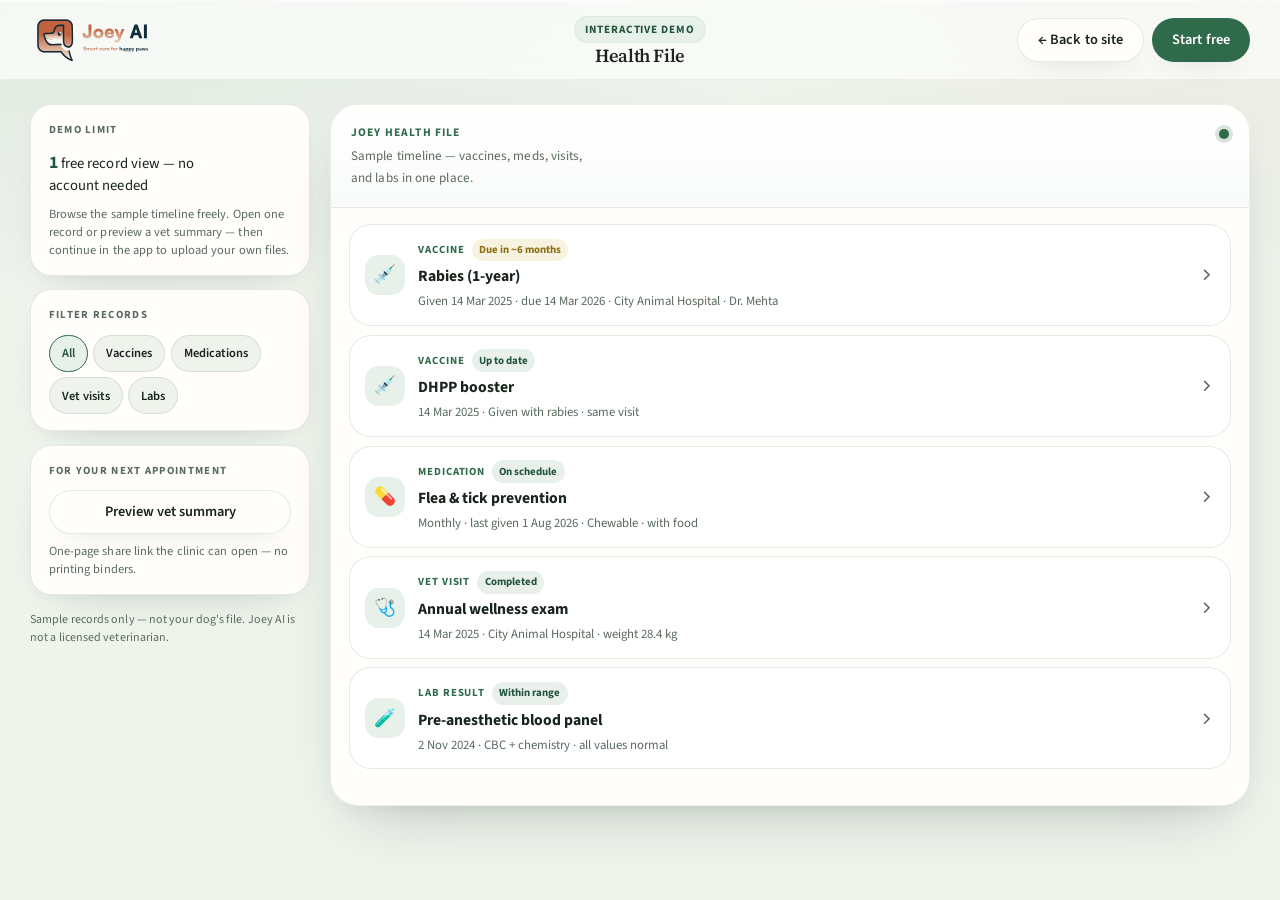
<file: demo/health-file.html>
<!DOCTYPE html>
<html lang="en">
<head>
  <meta charset="UTF-8" />
  <meta name="viewport" content="width=device-width, initial-scale=1" />
  <meta name="theme-color" content="#EEF3EC" />
  <meta name="robots" content="noindex" />

  <title>Health File — Demo | Joey AI</title>
  <meta name="description" content="Try Joey AI's health file demo. Browse sample vaccines, medications, and vet records — then preview a clinic-ready summary. No signup required." />

  <link rel="icon" href="../favicon.ico" sizes="32x32" />
  <link rel="icon" href="../assets/joey-icon.svg" type="image/svg+xml" />

  <link rel="preconnect" href="https://fonts.googleapis.com" />
  <link rel="preconnect" href="https://fonts.gstatic.com" crossorigin />
  <link href="https://fonts.googleapis.com/css2?family=Source+Serif+4:ital,opsz,wght@0,8..60,500;0,8..60,600;0,8..60,700;1,8..60,500&family=Source+Sans+3:ital,wght@0,400;0,500;0,600;0,700&display=swap" rel="stylesheet" />

  <link rel="stylesheet" href="../styles.css?v=demo-health-1" />
  <link rel="stylesheet" href="demo-polish.css?v=1" />
</head>
<body class="demo-page">
  <a class="skip-link" href="#main">Skip to health file</a>

  <header class="demo-header">
    <div class="wrap demo-header__inner">
      <a class="logo demo-header__logo" href="../index.html" aria-label="Joey AI — back to home">
        <img src="../assets/joey-logo.svg" alt="Joey AI" width="8220" height="2863" />
      </a>

      <div class="demo-header__center">
        <span class="demo-badge">Interactive demo</span>
        <h1 class="demo-header__title">Health File</h1>
      </div>

      <div class="demo-header__actions">
        <a class="btn btn-secondary btn-sm" href="../index.html">← Back to site</a>
        <a class="btn btn-primary btn-sm" href="https://joey.ai/signup" data-cta="signup">Start free</a>
      </div>
    </div>
  </header>

  <main id="main" class="demo-main">
    <div class="wrap demo-hub-layout">
      <aside class="demo-hub-sidebar" data-demo-stagger aria-label="Health file filters and demo info">
        <div class="demo-panel demo-panel--quota">
          <p class="demo-panel__label">Demo limit</p>
          <p class="demo-quota" data-demo-quota>
            <strong>1</strong> free record view — no account needed
          </p>
          <p class="demo-quota-hint">Browse the sample timeline freely. Open one record or preview a vet summary — then continue in the app to upload your own files.</p>
        </div>

        <div class="demo-panel">
          <p class="demo-panel__label">Filter records</p>
          <div class="demo-hub-tabs" data-health-tabs role="tablist" aria-label="Record types">
            <button type="button" class="demo-hub-tab is-active" role="tab" aria-selected="true" data-health-filter="all">All</button>
            <button type="button" class="demo-hub-tab" role="tab" aria-selected="false" data-health-filter="vaccine">Vaccines</button>
            <button type="button" class="demo-hub-tab" role="tab" aria-selected="false" data-health-filter="medication">Medications</button>
            <button type="button" class="demo-hub-tab" role="tab" aria-selected="false" data-health-filter="vet-visit">Vet visits</button>
            <button type="button" class="demo-hub-tab" role="tab" aria-selected="false" data-health-filter="lab-result">Labs</button>
          </div>
        </div>

        <div class="demo-panel">
          <p class="demo-panel__label">For your next appointment</p>
          <button type="button" class="btn btn-secondary btn-sm demo-hub-action" data-health-share>
            Preview vet summary
          </button>
          <p class="demo-quota-hint">One-page share link the clinic can open — no printing binders.</p>
        </div>

        <div class="demo-limit-banner" data-demo-limit hidden>
          <p class="demo-limit-banner__title">Demo complete</p>
          <p class="demo-limit-banner__text">You've used your one free view. Start free in the app to upload records, set reminders, and share with your vet.</p>
          <a class="btn btn-primary btn-sm" href="https://joey.ai/signup" data-cta="signup">Continue in Joey AI — free</a>
        </div>

        <p class="demo-disclaimer">
          Sample records only — not your dog's file. Joey AI is not a licensed veterinarian.
        </p>
      </aside>

      <section class="demo-hub-stage" aria-label="Health file timeline">
        <div class="demo-hub-card">
          <header class="demo-chat-card__head">
            <div>
              <p class="demo-chat-card__eyebrow">Joey Health File</p>
              <p class="demo-chat-card__sub" data-health-subtitle>Sample timeline — vaccines, meds, visits, and labs in one place.</p>
            </div>
            <span class="demo-live-dot" aria-hidden="true"></span>
          </header>

          <div class="demo-health-body">
            <ul class="demo-health-timeline" data-health-timeline role="list"></ul>

            <div class="demo-health-empty" data-health-empty hidden>
              <p>No records in this filter.</p>
            </div>
          </div>
        </div>
      </section>
    </div>
  </main>

  <dialog class="demo-modal" data-health-detail aria-labelledby="health-detail-title">
    <div class="demo-modal__sheet">
      <button type="button" class="demo-modal__close" data-health-detail-close aria-label="Close record">
        <svg viewBox="0 0 24 24" fill="none" stroke="currentColor" stroke-width="2.2" stroke-linecap="round" aria-hidden="true"><path d="M18 6L6 18M6 6l12 12"/></svg>
      </button>
      <p class="demo-modal__eyebrow" data-health-detail-type></p>
      <h2 id="health-detail-title" class="demo-modal__title" data-health-detail-title></h2>
      <p class="demo-modal__meta" data-health-detail-date></p>
      <div class="demo-health-detail" data-health-detail-body></div>
    </div>
  </dialog>

  <dialog class="demo-modal demo-modal--wide" data-health-share-modal aria-labelledby="health-share-title">
    <div class="demo-modal__sheet">
      <button type="button" class="demo-modal__close" data-health-share-close aria-label="Close preview">
        <svg viewBox="0 0 24 24" fill="none" stroke="currentColor" stroke-width="2.2" stroke-linecap="round" aria-hidden="true"><path d="M18 6L6 18M6 6l12 12"/></svg>
      </button>
      <p class="demo-modal__eyebrow">Share preview</p>
      <h2 id="health-share-title" class="demo-modal__title">Clinic-ready summary</h2>
      <div class="demo-health-share" data-health-share-body></div>
      <a class="btn btn-primary btn-sm" href="https://joey.ai/signup" data-cta="signup">Create your health file — free</a>
    </div>
  </dialog>

  <script src="../config.js"></script>
  <script src="demo-motion.js"></script>
  <script src="health-file.js"></script>
</body>
</html>
</file>
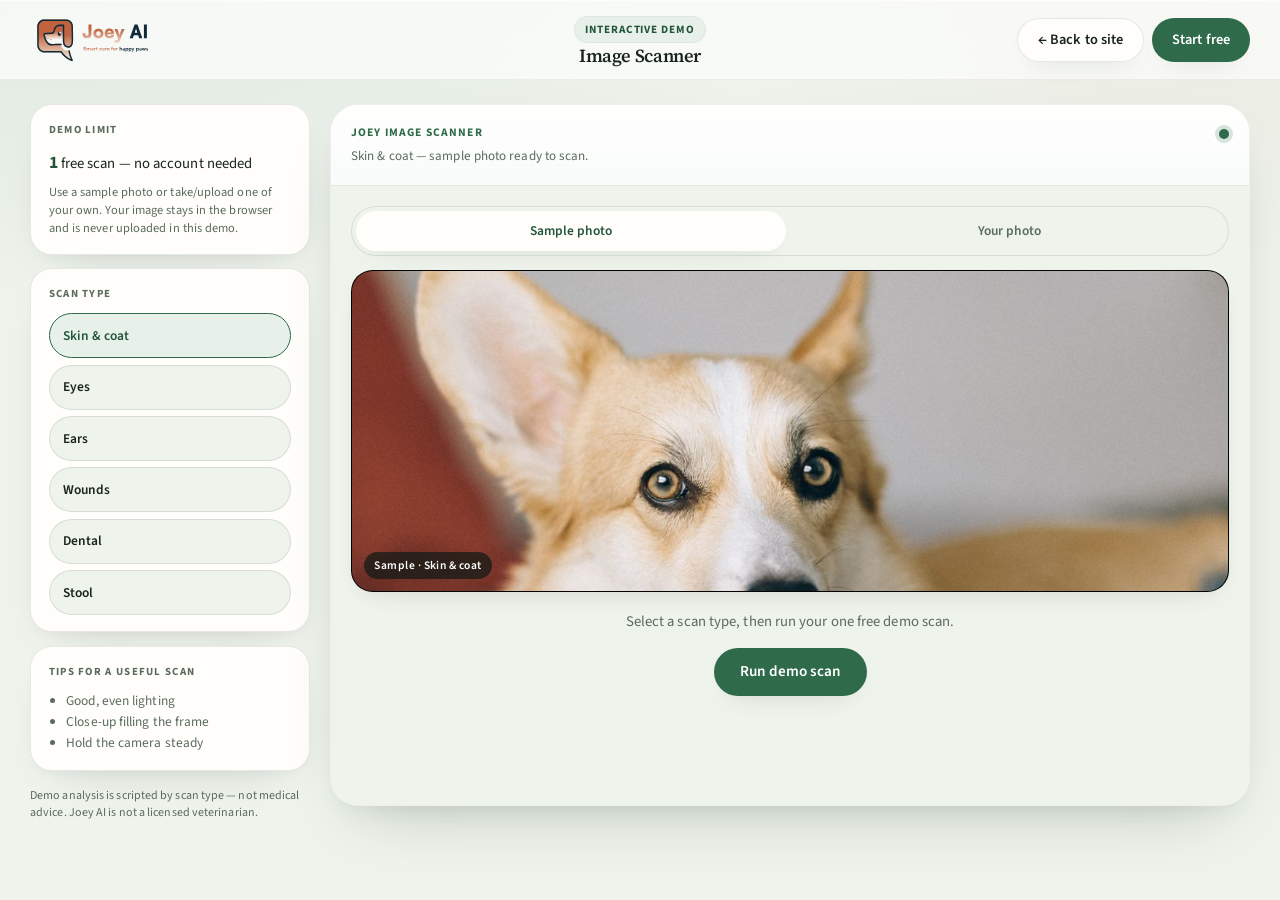
<file: demo/scanner.html>
<!DOCTYPE html>
<html lang="en">
<head>
  <meta charset="UTF-8" />
  <meta name="viewport" content="width=device-width, initial-scale=1" />
  <meta name="theme-color" content="#EEF3EC" />
  <meta name="robots" content="noindex" />

  <title>Image Scanner — Demo | Joey AI</title>
  <meta name="description" content="Try one free photo scan on Joey AI. Use a sample or your own photo, pick a scan type, and see triage and next steps — no signup required." />

  <link rel="icon" href="../favicon.ico" sizes="32x32" />
  <link rel="icon" href="../assets/joey-icon.svg" type="image/svg+xml" />

  <link rel="preconnect" href="https://fonts.googleapis.com" />
  <link rel="preconnect" href="https://fonts.gstatic.com" crossorigin />
  <link href="https://fonts.googleapis.com/css2?family=Source+Serif+4:ital,opsz,wght@0,8..60,500;0,8..60,600;0,8..60,700;1,8..60,500&family=Source+Sans+3:ital,wght@0,400;0,500;0,600;0,700&display=swap" rel="stylesheet" />

  <link rel="stylesheet" href="../styles.css?v=demo-scanner-3" />
  <link rel="stylesheet" href="demo-polish.css?v=1" />
</head>
<body class="demo-page">
  <a class="skip-link" href="#main">Skip to scanner</a>

  <header class="demo-header">
    <div class="wrap demo-header__inner">
      <a class="logo demo-header__logo" href="../index.html" aria-label="Joey AI — back to home">
        <img src="../assets/joey-logo.svg" alt="Joey AI" width="8220" height="2863" />
      </a>

      <div class="demo-header__center">
        <span class="demo-badge">Interactive demo</span>
        <h1 class="demo-header__title">Image Scanner</h1>
      </div>

      <div class="demo-header__actions">
        <a class="btn btn-secondary btn-sm" href="../index.html">← Back to site</a>
        <a class="btn btn-primary btn-sm" href="https://joey.ai/signup" data-cta="signup">Start free</a>
      </div>
    </div>
  </header>

  <main id="main" class="demo-main">
    <div class="wrap demo-scanner-layout">
      <aside class="demo-scanner-sidebar" data-demo-stagger aria-label="Scan types and demo info">
        <div class="demo-panel demo-panel--quota">
          <p class="demo-panel__label">Demo limit</p>
          <p class="demo-quota" data-demo-quota>
            <strong data-demo-quota-count>1</strong> free scan — no account needed
          </p>
          <p class="demo-quota-hint">Use a sample photo or take/upload one of your own. Your image stays in the browser and is never uploaded in this demo.</p>
        </div>

        <div class="demo-panel">
          <p class="demo-panel__label">Scan type</p>
          <div class="demo-scan-types" data-scan-types role="listbox" aria-label="Scan types">
            <button type="button" class="demo-scan-type is-active" role="option" aria-selected="true" data-scan-type="skin">Skin &amp; coat</button>
            <button type="button" class="demo-scan-type" role="option" data-scan-type="eye">Eyes</button>
            <button type="button" class="demo-scan-type" role="option" data-scan-type="ear">Ears</button>
            <button type="button" class="demo-scan-type" role="option" data-scan-type="wound">Wounds</button>
            <button type="button" class="demo-scan-type" role="option" data-scan-type="dental">Dental</button>
            <button type="button" class="demo-scan-type" role="option" data-scan-type="stool">Stool</button>
          </div>
        </div>

        <div class="demo-panel">
          <p class="demo-panel__label">Tips for a useful scan</p>
          <ul class="demo-scan-tips">
            <li>Good, even lighting</li>
            <li>Close-up filling the frame</li>
            <li>Hold the camera steady</li>
          </ul>
        </div>

        <div class="demo-limit-banner" data-demo-limit hidden>
          <p class="demo-limit-banner__title">Demo complete</p>
          <p class="demo-limit-banner__text">You've used your one free scan. Start free in the app to scan with your camera and save results to your dog's record.</p>
          <a class="btn btn-primary btn-sm" href="https://joey.ai/signup" data-cta="signup">Continue in Joey AI — free</a>
        </div>

        <p class="demo-disclaimer">
          Demo analysis is scripted by scan type — not medical advice. Joey AI is not a licensed veterinarian.
        </p>
      </aside>

      <section class="demo-scanner-stage" aria-label="Scanner demo">
        <div class="demo-scanner-card">
          <header class="demo-chat-card__head">
            <div>
              <p class="demo-chat-card__eyebrow">Joey Image Scanner</p>
              <p class="demo-chat-card__sub" data-scan-subtitle>Skin &amp; coat — choose a sample or use your own photo.</p>
            </div>
            <span class="demo-live-dot" aria-hidden="true"></span>
          </header>

          <div class="demo-scanner-body">
            <div class="demo-scanner-preview" data-scan-preview>
              <div class="demo-scanner-source" data-scan-source-tabs role="tablist" aria-label="Photo source">
                <button type="button" class="demo-scanner-source__btn is-active" role="tab" aria-selected="true" data-source="sample">Sample photo</button>
                <button type="button" class="demo-scanner-source__btn" role="tab" aria-selected="false" data-source="custom">Your photo</button>
              </div>

              <figure class="demo-scanner-frame" data-scan-frame>
                <div class="demo-scanner-adjust" data-scan-adjust hidden>
                  <div class="demo-scanner-adjust__viewport" data-adjust-viewport>
                    <img class="demo-scanner-adjust__img" data-adjust-image alt="" draggable="false" />
                  </div>
                  <span class="demo-scanner-adjust__hint">Drag to reposition · scroll to zoom</span>
                </div>
                <img class="demo-scanner-frame__preview" src="../assets/scan-dog.jpg" alt="" width="560" height="700" data-scan-image />
                <span class="demo-scanner-frame__label" data-scan-label>Sample · Skin &amp; coat</span>
              </figure>

              <div class="demo-scanner-adjust-bar" data-adjust-bar hidden>
                <p class="demo-scanner-adjust-bar__text" data-adjust-bar-text>Frame the area you want Joey to scan.</p>
                <div class="demo-scanner-adjust-bar__actions">
                  <button type="button" class="demo-scanner-zoom" data-adjust-zoom-out aria-label="Zoom out">−</button>
                  <button type="button" class="demo-scanner-zoom" data-adjust-zoom-in aria-label="Zoom in">+</button>
                  <button type="button" class="btn btn-primary btn-sm" data-adjust-confirm>Use this photo</button>
                  <button type="button" class="btn btn-secondary btn-sm" data-adjust-cancel>Choose another</button>
                </div>
              </div>

              <div class="demo-scanner-upload" data-scan-upload hidden>
                <p class="demo-scanner-upload__hint">Take a close-up or upload from your gallery. One scan in this demo.</p>
                <div class="demo-scanner-upload__actions">
                  <button type="button" class="btn btn-primary btn-sm" data-scan-camera>
                    <svg viewBox="0 0 24 24" fill="none" stroke="currentColor" stroke-width="2" aria-hidden="true"><path d="M23 19a2 2 0 01-2 2H3a2 2 0 01-2-2V8a2 2 0 012-2h4l2-3h6l2 3h4a2 2 0 012 2z"/><circle cx="12" cy="13" r="4"/></svg>
                    Take photo
                  </button>
                  <button type="button" class="btn btn-secondary btn-sm" data-scan-upload-btn>
                    <svg viewBox="0 0 24 24" fill="none" stroke="currentColor" stroke-width="2" aria-hidden="true"><path d="M21 15v4a2 2 0 01-2 2H5a2 2 0 01-2-2v-4M17 8l-5-5-5 5M12 3v12" stroke-linecap="round" stroke-linejoin="round"/></svg>
                    Upload photo
                  </button>
                </div>
                <input
                  type="file"
                  class="sr-only"
                  data-scan-file
                  accept="image/*"
                  capture="environment"
                />
                <input
                  type="file"
                  class="sr-only"
                  data-scan-file-gallery
                  accept="image/jpeg,image/png,image/webp,image/heic,image/heif"
                />
              </div>

              <div class="demo-scanner-idle" data-scan-idle>
                <p data-scan-idle-text>Select a scan type, then run your one free demo scan.</p>
                <button type="button" class="btn btn-primary" data-scan-run disabled>Run demo scan</button>
              </div>

              <div class="demo-scanner-analyzing" data-scan-analyzing hidden>
                <div class="demo-scanner-scanline" aria-hidden="true"></div>
                <p>Joey is reading the image…</p>
              </div>
            </div>

            <div class="demo-scanner-result" data-scan-result hidden>
              <div class="demo-scanner-result__head">
                <span class="demo-triage demo-triage--monitor" data-result-triage>monitor</span>
                <span class="demo-scanner-confidence" data-result-confidence>87% match</span>
              </div>
              <h2 class="demo-scanner-result__title" data-result-summary>Reddened pinna with scaling at the edge</h2>
              <p class="demo-scanner-result__lede" data-result-lede></p>

              <div class="demo-scanner-result__block">
                <p class="demo-scanner-result__label">What Joey sees</p>
                <ul data-result-insights></ul>
              </div>

              <div class="demo-scanner-result__block">
                <p class="demo-scanner-result__label">Suggested next steps</p>
                <ul data-result-actions></ul>
              </div>

              <p class="demo-scanner-result__upgrade" data-result-upgrade hidden>
                That's your free demo scan. <a href="https://joey.ai/signup" data-cta="signup">Start free in Joey AI</a> to scan with your camera and unlimited scans on Premium.
              </p>
            </div>
          </div>
        </div>
      </section>
    </div>
  </main>

  <div class="demo-camera" data-camera-modal hidden>
    <div class="demo-camera__backdrop" data-camera-close tabindex="-1" aria-hidden="true"></div>
    <div class="demo-camera__dialog" role="dialog" aria-modal="true" aria-labelledby="camera-dialog-title">
      <h2 id="camera-dialog-title" class="sr-only">Take a photo</h2>
      <video class="demo-camera__video" data-camera-video autoplay playsinline muted></video>
      <canvas class="demo-camera__canvas" data-camera-canvas hidden></canvas>
      <p class="demo-camera__status" data-camera-status>Allow camera access to take a photo.</p>
      <div class="demo-camera__actions">
        <button type="button" class="btn btn-secondary btn-sm" data-camera-close>Cancel</button>
        <button type="button" class="btn btn-primary btn-sm" data-camera-capture>Capture photo</button>
      </div>
    </div>
  </div>

  <script src="../config.js"></script>
  <script src="demo-motion.js"></script>
  <script src="scanner.js"></script>
</body>
</html>
</file>
<file: styles.css>
/* ==========================================================================
   Joey AI â€” marketing site
   Reinterpreted from a premium pet-care clinic language (Happy Tails):
   sage-mist surfaces, organic frames, soft elevation, generous space.
   Brand terracotta stays on the logo and as a warm accent.
   ========================================================================== */

:root {
  --linen: #eef3ec;
  --card: #fffefb;
  --card-elevated: #fffefb;
  --ink: #18241c;
  --ink-deep: #18241c;
  --textmuted: #5a6b5e;
  --border: rgba(24, 36, 28, 0.1);
  --border-strong: rgba(24, 36, 28, 0.16);

  --sage: #2f6a4a;
  --sage-dark: #24553b;
  --sage-deep: #24553b;
  --sage-mist: #dde8df;
  --sage-tint: #e7f1ea;

  --terracotta: #c1633f;
  --terracotta-dark: #a54f30;
  --terracotta-light: #f5e3dc;
  --peach: #f6e6d8;
  --sun: #e9d9a8;
  --blush: #f6e6d8;
  --navy: #0f2a38;
  --danger: #c0453a;
  --danger-tint: #f7dedb;
  --champagne: #e9d9a8;
  --gold: #c9a227;

  --triage-emergency: #c0453a;
  --triage-urgent: #e9d9a8;
  --triage-monitor: #c1633f;
  --triage-routine: #2f6a4a;

  --font-body: "Source Sans 3", "Segoe UI", system-ui, -apple-system, sans-serif;
  --font-display: "Source Serif 4", "Georgia", "Times New Roman", serif;
  --font-script: "Source Serif 4", "Georgia", serif;

  --shadow-card: 0 24px 50px -28px rgba(24, 36, 28, 0.28), 0 8px 18px -10px rgba(24, 36, 28, 0.08);
  --shadow-soft: 0 10px 28px -16px rgba(24, 36, 28, 0.22);
  --shadow-chunky: 0 10px 28px -16px rgba(24, 36, 28, 0.18);
  --shadow-chunky-lift: 0 16px 32px -16px rgba(24, 36, 28, 0.26);
  --shadow-chunky-press: 0 4px 12px -8px rgba(24, 36, 28, 0.22);

  --radius-2xl: 1.35rem;
  --radius-3xl: 1.75rem;
  --radius-4xl: 2.25rem;
  --wrap: 1160px;
  --ease: cubic-bezier(0.22, 1, 0.36, 1);
  --t: 220ms;
  --nav-h: 88px;
  --announce-h: 0px;
}

@media (min-width: 1280px) {
  :root { --wrap: 1220px; }
}

@media (min-width: 1700px) {
  :root { --wrap: 1360px; }
}

body:has(.announce:not([hidden])) {
  --announce-h: 46px;
}

*,
*::before,
*::after { box-sizing: border-box; }

html {
  scroll-behavior: smooth;
  scroll-padding-top: calc(var(--announce-h) + var(--nav-h) + 16px);
  color-scheme: light;
}

html, body { margin: 0; padding: 0; }

body {
  background: var(--linen);
  color: var(--ink);
  font-family: var(--font-body);
  font-size: 17px;
  font-weight: 400;
  line-height: 1.65;
  letter-spacing: 0.005em;
  -webkit-font-smoothing: antialiased;
  overflow-x: hidden;
}

body.no-announce { --announce-h: 0px; }

img, svg { max-width: 100%; display: block; }
img { height: auto; }
a { color: inherit; }
button { font: inherit; color: inherit; cursor: pointer; }
input { font: inherit; }

h1, h2, h3, h4 {
  font-family: var(--font-display);
  font-weight: 600;
  font-optical-sizing: auto;
  line-height: 1.15;
  letter-spacing: -0.018em;
  margin: 0;
  text-wrap: balance;
}

p, figure, blockquote { margin: 0; }
p { text-wrap: pretty; }

::selection { background: var(--sage); color: #fff; }

:focus-visible {
  outline: 2px solid var(--sage);
  outline-offset: 3px;
  border-radius: 8px;
}

.wrap {
  width: min(var(--wrap), calc(100% - 40px));
  margin-inline: auto;
}

.sr-only {
  position: absolute;
  width: 1px; height: 1px;
  padding: 0; margin: -1px;
  overflow: hidden;
  clip: rect(0, 0, 0, 0);
  white-space: nowrap;
  border: 0;
}

.skip-link {
  position: absolute;
  left: 12px;
  top: -60px;
  z-index: 90;
  background: var(--ink);
  color: #fff;
  padding: 12px 20px;
  border-radius: 999px;
  font-weight: 600;
  text-decoration: none;
  transition: top var(--t) var(--ease);
}

.skip-link:focus-visible { top: 12px; }

/* --------------------------------------------------------------------------
   Buttons
   -------------------------------------------------------------------------- */

.btn {
  display: inline-flex;
  align-items: center;
  justify-content: center;
  gap: 8px;
  min-height: 48px;
  padding: 0 26px;
  border: 0;
  border-radius: 999px;
  font-family: var(--font-body);
  font-size: 0.95rem;
  font-weight: 600;
  text-decoration: none;
  white-space: nowrap;
  box-shadow: var(--shadow-soft);
  transition: transform 180ms var(--ease), box-shadow 180ms var(--ease),
    background-color 180ms var(--ease);
}

.btn:hover {
  transform: translateY(-2px);
  box-shadow: var(--shadow-chunky-lift);
}

.btn:active {
  transform: translateY(1px);
  box-shadow: var(--shadow-chunky-press);
}

.btn-primary { background: var(--sage); color: #fff; }
.btn-primary:hover { background: var(--sage-dark); }

.btn-secondary {
  background: var(--card);
  color: var(--ink);
  border: 1px solid var(--border);
}

.btn-secondary:hover { background: var(--sage-tint); }

.btn-sm { min-height: 44px; padding: 0 20px; font-size: 0.9rem; }
.btn-lg { min-height: 54px; padding: 0 32px; font-size: 1rem; }

.text-link {
  display: inline-flex;
  align-items: center;
  gap: 6px;
  min-height: 44px;
  font-weight: 600;
  color: var(--sage);
  text-decoration: underline;
  text-decoration-thickness: 1.5px;
  text-underline-offset: 4px;
  text-decoration-color: rgba(47, 106, 74, 0.35);
  transition: text-decoration-color var(--t) var(--ease);
}

.text-link:hover { text-decoration-color: var(--sage); }
.text-link svg { width: 16px; height: 16px; transition: transform var(--t) var(--ease); }
.text-link:hover svg { transform: translateX(3px); }

.card {
  background: var(--card);
  border: 1px solid var(--border);
  border-radius: var(--radius-3xl);
  box-shadow: var(--shadow-card);
}

.eyebrow {
  display: inline-flex;
  align-items: center;
  gap: 8px;
  font-family: var(--font-body);
  font-size: 0.74rem;
  font-weight: 700;
  letter-spacing: 0.16em;
  text-transform: uppercase;
  color: var(--sage);
  margin-bottom: 14px;
}

.marker {
  position: relative;
  display: inline-block;
  isolation: isolate;
  font-style: italic;
  font-weight: 600;
}

.marker::before {
  content: none;
}

.script {
  font-family: var(--font-script);
  font-style: italic;
  font-weight: 600;
  color: var(--terracotta);
  font-size: 1.05em;
  letter-spacing: -0.01em;
}

/* --------------------------------------------------------------------------
   Announce + navigation
   -------------------------------------------------------------------------- */

.announce {
  position: sticky;
  top: 0;
  z-index: 40;
  min-height: 46px;
  display: flex;
  align-items: center;
  justify-content: center;
  gap: 12px;
  padding: 8px 44px 8px 16px;
  background: var(--sage);
  color: #fff;
  text-align: center;
  font-size: 0.9rem;
  font-weight: 500;
}

.announce[hidden] { display: none; }
.announce a {
  display: inline-block;
  padding: 6px 4px;
  color: #fff;
  font-weight: 700;
  text-underline-offset: 3px;
}

.announce-close {
  position: absolute;
  right: 4px;
  top: 50%;
  transform: translateY(-50%);
  width: 44px;
  height: 44px;
  display: grid;
  place-items: center;
  border: 0;
  border-radius: 50%;
  background: transparent;
  color: #fff;
  opacity: 0.85;
}

.announce-close:hover { opacity: 1; background: rgba(255, 255, 255, 0.15); }
.announce-close svg { width: 16px; height: 16px; }

.site-nav {
  position: sticky;
  top: var(--announce-h);
  z-index: 30;
  padding: 10px 0 6px;
  background: transparent;
}

.nav-shell { position: relative; }

.nav-inner {
  min-height: calc(var(--nav-h) - 16px);
  display: flex;
  align-items: center;
  gap: 20px;
  padding: 8px 10px 8px 22px;
  background: rgba(255, 254, 251, 0.78);
  border: 1px solid rgba(255, 255, 255, 0.7);
  border-radius: 999px;
  box-shadow: var(--shadow-soft);
  backdrop-filter: blur(18px);
  -webkit-backdrop-filter: blur(18px);
  transition: box-shadow var(--t) var(--ease), background var(--t) var(--ease);
}

.site-nav.is-stuck .nav-inner {
  background: rgba(255, 254, 251, 0.94);
  box-shadow: var(--shadow-card);
}

.site-nav.is-menu-open .nav-inner {
  background: var(--card);
  border-bottom-left-radius: 28px;
  border-bottom-right-radius: 28px;
}

.logo { display: inline-flex; align-items: center; text-decoration: none; flex-shrink: 0; }
.logo img { height: 52px; width: auto; }

.nav-links {
  margin-left: auto;
  display: flex;
  align-items: center;
  gap: 2px;
}

.nav-links a {
  display: inline-flex;
  align-items: center;
  min-height: 44px;
  padding: 0 14px;
  border-radius: 999px;
  color: var(--textmuted);
  text-decoration: none;
  font-weight: 600;
  font-size: 0.94rem;
  transition: color var(--t) var(--ease), background var(--t) var(--ease);
}

.nav-links a:hover { color: var(--ink); background: var(--sage-tint); }

.nav-cta { display: flex; align-items: center; gap: 8px; flex-shrink: 0; }
.nav-cta .btn { min-height: 44px; padding: 0 20px; font-size: 0.92rem; }

.menu-toggle {
  display: none;
  width: 46px;
  height: 46px;
  border: 1px solid var(--border);
  border-radius: 50%;
  background: var(--card);
  place-items: center;
}

.menu-toggle svg { width: 22px; height: 22px; }

.mobile-nav {
  display: flex;
  flex-direction: column;
  gap: 2px;
  margin-top: -18px;
  padding: 28px 22px 18px;
  background: var(--card);
  border: 1px solid var(--border);
  border-top: 0;
  border-radius: 0 0 28px 28px;
  box-shadow: var(--shadow-soft);
}

.mobile-nav[hidden] { display: none; }

.mobile-nav a {
  display: flex;
  align-items: center;
  min-height: 50px;
  text-decoration: none;
  font-weight: 600;
  border-bottom: 1px solid var(--border);
}

.mobile-nav a:last-child { border-bottom: 0; margin-top: 10px; }
.mobile-nav .btn { width: 100%; }

/* --------------------------------------------------------------------------
   Hero â€” video stays the focal object, framed like a clinic gallery piece
   -------------------------------------------------------------------------- */

.hero {
  position: relative;
  isolation: isolate;
  padding: 8px 0 0;
}

.hero-stage { width: 100%; }

.hero-frame {
  position: relative;
  overflow: hidden;
  min-height: calc(100svh - var(--nav-h) - var(--announce-h) - 72px);
  border-radius: 36px;
  color: #fff;
  box-shadow: var(--shadow-card);
}

.hero-video-wrap {
  position: absolute;
  inset: 0;
  z-index: 0;
  overflow: hidden;
}

.hero-video {
  position: absolute;
  inset: 0;
  width: 100%;
  height: 100%;
  object-fit: cover;
  object-position: 62% 38%;
  transform: scale(1.04);
  filter: saturate(1.08) brightness(0.92);
}

.hero-scrim {
  position: absolute;
  inset: 0;
  background:
    linear-gradient(90deg, rgba(15, 32, 22, 0.72) 0%, rgba(15, 32, 22, 0.28) 46%, rgba(15, 32, 22, 0.12) 100%),
    linear-gradient(180deg, rgba(15, 32, 22, 0.18) 0%, rgba(15, 32, 22, 0.08) 40%, rgba(15, 32, 22, 0.55) 100%);
}

.hero-paw {
  position: absolute;
  z-index: 1;
  width: 72px;
  height: 72px;
  color: rgba(255, 255, 255, 0.16);
  pointer-events: none;
}

.hero-paw-a { top: 12%; right: 10%; transform: rotate(18deg); }
.hero-paw-b { bottom: 18%; right: 22%; width: 48px; height: 48px; transform: rotate(-24deg); }

.hero-inner {
  position: relative;
  z-index: 2;
  display: flex;
  align-items: flex-end;
  min-height: inherit;
  padding: 56px 48px 64px;
}

.hero-copy {
  max-width: 640px;
  display: flex;
  flex-direction: column;
  align-items: flex-start;
}

.hero .eyebrow { color: var(--sage-mist); }
.hero h1 {
  color: #fff;
  font-size: clamp(2.5rem, 5.4vw, 4.5rem);
  max-width: 14ch;
}
.hero .marker { color: #fff; }

.hero-lede {
  margin-top: 20px;
  max-width: 46ch;
  color: rgba(255, 255, 255, 0.88);
  font-size: 1.12rem;
}

.hero-actions {
  display: flex;
  flex-wrap: wrap;
  align-items: center;
  gap: 14px 20px;
  margin-top: 32px;
}

.hero .btn-primary {
  background: #fff;
  color: var(--sage-dark);
}
.hero .btn-primary:hover { background: var(--sage-mist); color: var(--sage-dark); }

.hero .text-link {
  color: #fff;
  text-decoration-color: rgba(255, 255, 255, 0.5);
}
.hero .text-link:hover { text-decoration-color: #fff; }

.hero-assurance {
  list-style: none;
  padding: 0;
  margin: 26px 0 0;
  display: flex;
  flex-wrap: wrap;
  gap: 10px 18px;
  color: rgba(255, 255, 255, 0.84);
  font-size: 0.92rem;
}

.hero-assurance span { display: inline-flex; align-items: center; gap: 7px; }
.hero-assurance svg { width: 17px; height: 17px; color: var(--sage-mist); flex-shrink: 0; }

/* --------------------------------------------------------------------------
   Triage chips
   -------------------------------------------------------------------------- */

.triage {
  display: inline-flex;
  align-items: center;
  gap: 7px;
  margin-top: 12px;
  padding: 5px 13px;
  border-radius: 999px;
  font-size: 0.75rem;
  font-weight: 700;
  letter-spacing: 0.01em;
  white-space: nowrap;
}

.triage::before {
  content: "";
  width: 7px;
  height: 7px;
  border-radius: 50%;
  background: currentColor;
  flex-shrink: 0;
}

.triage-emergency { background: var(--danger-tint); color: #96322a; }
.triage-urgent { background: var(--sun); color: #6b5410; }
.triage-monitor { background: var(--terracotta-light); color: var(--terracotta-dark); }
.triage-routine { background: var(--sage-tint); color: #24553b; }

/* --------------------------------------------------------------------------
   Trust strip — page-scroll driven sticky stack (no nested scroll)
   -------------------------------------------------------------------------- */

.trust {
  --trust-steps: 4;
  position: relative;
  z-index: 3;
  margin-top: 0;
  /* Tall runway: page scroll advances cards while stage stays sticky */
  height: calc(100vh * (var(--trust-steps) * 0.85));
  min-height: 280vh;
  padding: 0;
  overflow: visible;
  background:
    linear-gradient(180deg, transparent 0%, rgba(238, 243, 236, 0.7) 8%, var(--linen) 40%, var(--linen) 100%);
}

.trust-pin {
  position: sticky;
  top: calc(var(--announce-h) + var(--nav-h) + 8px);
  height: calc(100vh - var(--announce-h) - var(--nav-h) - 16px);
  display: flex;
  align-items: center;
  justify-content: center;
  overflow: hidden;
  box-sizing: border-box;
  padding: 12px 0 20px;
}

.trust-deck {
  width: min(1240px, calc(100% - 64px));
  margin-inline: auto;
}

.trust-stack {
  --stack-peek: 32px;
  --card-h: clamp(390px, 48vw, 500px);
  position: relative;
  width: 100%;
  height: calc(var(--card-h) + (var(--stack-peek) * 3) + 40px);
  margin: 0 auto;
}

.trust-card {
  --trust-accent: var(--sage);
  position: absolute;
  left: 0;
  right: 0;
  bottom: 0;
  height: var(--card-h);
  display: grid;
  grid-template-columns: minmax(0, 1.05fr) minmax(0, 0.95fr);
  gap: clamp(22px, 2.8vw, 36px);
  padding: clamp(22px, 2.6vw, 32px);
  border-radius: clamp(32px, 3.2vw, 44px);
  background: #fffefb;
  border: 1px solid rgba(24, 36, 28, 0.08);
  box-shadow:
    0 28px 60px -36px rgba(24, 36, 28, 0.42),
    0 10px 24px -16px rgba(24, 36, 28, 0.16);
  transform-origin: 50% 100%;
  transition:
    transform 420ms cubic-bezier(0.16, 1, 0.3, 1),
    opacity 420ms cubic-bezier(0.16, 1, 0.3, 1),
    box-shadow 420ms cubic-bezier(0.16, 1, 0.3, 1),
    background 320ms ease;
  cursor: default;
  outline: none;
  /* Never create a nested scroll surface */
  overflow: hidden;
}

.trust-card--chat { --trust-accent: #2f6a4a; }
.trust-card--scan { --trust-accent: #c1633f; }
.trust-card--wag { --trust-accent: #3e6b4c; }
.trust-card--food { --trust-accent: #b8941f; }

.trust-card[data-stack="0"] {
  z-index: 4;
  transform: translate3d(0, 0, 0) scale(1);
  opacity: 1;
  background: #fffefb;
  pointer-events: auto;
}

.trust-card[data-stack="1"] {
  z-index: 3;
  transform: translate3d(0, calc(var(--stack-peek) * -1), 0) scale(0.97);
  opacity: 1;
  background: #f3f6f2;
  pointer-events: none;
  box-shadow: 0 16px 36px -28px rgba(24, 36, 28, 0.28);
}

.trust-card[data-stack="2"] {
  z-index: 2;
  transform: translate3d(0, calc(var(--stack-peek) * -2), 0) scale(0.94);
  opacity: 1;
  background: #e9efe9;
  pointer-events: none;
  box-shadow: none;
}

.trust-card[data-stack="3"] {
  z-index: 1;
  transform: translate3d(0, calc(var(--stack-peek) * -3), 0) scale(0.91);
  opacity: 1;
  background: #e2eae3;
  pointer-events: none;
  box-shadow: none;
}

.trust-card.is-front {
  box-shadow:
    0 36px 70px -34px rgba(24, 36, 28, 0.48),
    0 14px 28px -16px rgba(24, 36, 28, 0.18);
}

.trust-card:focus-visible {
  box-shadow:
    0 0 0 3px color-mix(in srgb, var(--sage) 55%, #fff),
    0 36px 70px -34px rgba(24, 36, 28, 0.48);
}

.trust-card__copy {
  display: flex;
  flex-direction: column;
  justify-content: center;
  min-width: 0;
  padding: clamp(8px, 1.5vw, 18px) clamp(8px, 1.2vw, 14px) clamp(8px, 1.5vw, 18px) clamp(10px, 1.5vw, 18px);
}

.trust-card__meta {
  display: flex;
  flex-wrap: wrap;
  align-items: center;
  gap: 10px 14px;
  margin-bottom: 16px;
}

.trust-card__chip {
  display: inline-flex;
  align-items: center;
  padding: 8px 14px;
  border-radius: 999px;
  background: rgba(24, 36, 28, 0.06);
  color: var(--ink);
  font-size: 0.72rem;
  font-weight: 700;
  letter-spacing: 0.06em;
  text-transform: uppercase;
}

.trust-card__status {
  display: inline-flex;
  align-items: center;
  gap: 8px;
  color: var(--textmuted);
  font-size: 0.86rem;
  font-weight: 560;
}

.trust-card__status i {
  width: 8px;
  height: 8px;
  border-radius: 50%;
  background: var(--trust-accent);
  box-shadow: 0 0 0 4px color-mix(in srgb, var(--trust-accent) 18%, transparent);
}

.trust-card__title {
  margin: 0;
  font-family: var(--font-display);
  font-size: clamp(2.25rem, 4vw, 3.35rem);
  font-weight: 600;
  letter-spacing: -0.035em;
  line-height: 1.05;
  color: var(--ink);
}

.trust-card__lede {
  margin: 12px 0 0;
  color: var(--textmuted);
  font-size: clamp(1.05rem, 1.5vw, 1.18rem);
  line-height: 1.45;
  max-width: 30ch;
}

.trust-card__notes {
  margin: 20px 0 0;
  padding: 14px 18px;
  border-radius: 18px;
  background: rgba(24, 36, 28, 0.05);
  color: #3d4a40;
  font-size: 0.98rem;
  line-height: 1.45;
  max-width: 42ch;
}

.trust-card__actions {
  display: flex;
  flex-wrap: wrap;
  align-items: center;
  gap: 12px;
  margin-top: 26px;
}

.trust-card__cta {
  min-height: 52px;
  padding: 0 30px;
  border-radius: 999px;
  background: var(--sage-dark);
  color: #fff;
}

.trust-card__cta:hover {
  background: var(--sage);
  color: #fff;
}

.trust-card__media {
  position: relative;
  min-height: 0;
  overflow: hidden;
  border-radius: clamp(22px, 2.6vw, 32px);
  background: var(--sage-mist);
}

.trust-card__media img {
  width: 100%;
  height: 100%;
  object-fit: cover;
  object-position: center;
  display: block;
  transform: scale(1.02);
  transition: transform 800ms cubic-bezier(0.16, 1, 0.3, 1);
}

.trust-card.is-front .trust-card__media img {
  transform: scale(1);
}

.trust-card.is-front:hover .trust-card__media img {
  transform: scale(1.05);
}

.trust-card:not(.is-front) .trust-card__lede,
.trust-card:not(.is-front) .trust-card__notes,
.trust-card:not(.is-front) .trust-card__actions,
.trust-card:not(.is-front) .trust-card__status {
  opacity: 0;
}

.trust-controls {
  display: flex;
  align-items: center;
  justify-content: center;
  gap: 16px;
  margin-top: 28px;
}

.trust-nav {
  width: 44px;
  height: 44px;
  display: grid;
  place-items: center;
  border: 1px solid rgba(24, 36, 28, 0.12);
  border-radius: 50%;
  background: #fffefb;
  color: var(--ink);
  box-shadow: 0 8px 18px -14px rgba(24, 36, 28, 0.35);
  transition: background 220ms var(--ease), transform 220ms var(--ease);
}

.trust-nav svg {
  width: 18px;
  height: 18px;
}

.trust-nav:hover {
  background: var(--sage-mist);
  transform: translateY(-1px);
}

.trust-dots {
  display: flex;
  gap: 8px;
  padding: 8px 12px;
  border-radius: 999px;
  background: rgba(24, 36, 28, 0.05);
}

.trust-dots button {
  width: 9px;
  height: 9px;
  padding: 0;
  border: 0;
  border-radius: 99px;
  background: rgba(24, 36, 28, 0.22);
  transition: width 280ms var(--ease), background 280ms var(--ease);
}

.trust-dots button.is-active {
  width: 26px;
  background: var(--sage-dark);
}

.trust-hint {
  margin: 14px 0 0;
  text-align: center;
  color: var(--textmuted);
  font-size: 0.84rem;
  letter-spacing: 0.01em;
}

@media (max-width: 860px) {
  .trust {
    height: auto;
    min-height: 0;
    padding: 36px 0 72px;
  }

  .trust-pin {
    position: relative;
    top: auto;
    height: auto;
    overflow: visible;
    padding: 0;
  }

  .trust-stack {
    --stack-peek: 22px;
    --card-h: auto;
    height: auto;
    min-height: 0;
    display: flex;
    flex-direction: column;
    gap: 18px;
  }

  .trust-card {
    position: relative;
    left: auto;
    right: auto;
    bottom: auto;
    height: auto;
    grid-template-columns: 1fr;
    transform: none !important;
    opacity: 1 !important;
    pointer-events: auto !important;
    background: #fffefb !important;
    box-shadow:
      0 22px 48px -30px rgba(24, 36, 28, 0.4),
      0 10px 22px -16px rgba(24, 36, 28, 0.14);
  }

  .trust-card:not(.is-front) .trust-card__lede,
  .trust-card:not(.is-front) .trust-card__notes,
  .trust-card:not(.is-front) .trust-card__actions,
  .trust-card:not(.is-front) .trust-card__status {
    opacity: 1;
  }

  .trust-card__media {
    aspect-ratio: 16 / 10;
    min-height: 200px;
    order: -1;
  }

  .trust-card__title {
    font-size: clamp(1.7rem, 7vw, 2.2rem);
  }

  .trust-controls,
  .trust-hint {
    display: none;
  }
}

@media (max-width: 560px) {
  .trust-deck {
    width: calc(100% - 20px);
  }

  .trust-card {
    padding: 14px;
    border-radius: 28px;
    gap: 14px;
  }

  .trust-card__copy {
    padding: 6px 6px 10px;
  }

  .trust-card__notes {
    font-size: 0.88rem;
  }

  .trust-card__cta {
    width: 100%;
  }
}

@media (prefers-reduced-motion: reduce) {
  .trust {
    height: auto;
    min-height: 0;
    padding: 48px 0 72px;
  }

  .trust-pin {
    position: relative;
    top: auto;
    height: auto;
    overflow: visible;
  }

  .trust-stack {
    height: auto;
    display: flex;
    flex-direction: column;
    gap: 18px;
  }

  .trust-card,
  .trust-card[data-stack] {
    position: relative;
    transform: none !important;
    opacity: 1 !important;
    pointer-events: auto !important;
    background: #fffefb !important;
  }

  .trust-card:not(.is-front) .trust-card__lede,
  .trust-card:not(.is-front) .trust-card__notes,
  .trust-card:not(.is-front) .trust-card__actions,
  .trust-card:not(.is-front) .trust-card__status {
    opacity: 1;
  }

  .trust-controls,
  .trust-hint {
    display: none;
  }

  .trust-card,
  .trust-card__media img,
  .trust-nav,
  .trust-dots button {
    transition: none;
  }
}

/* --------------------------------------------------------------------------
   Sections
   -------------------------------------------------------------------------- */

.section { padding: 108px 0; }

.section-tint {
  background:
    radial-gradient(1200px 400px at 10% 0%, rgba(47, 106, 74, 0.07), transparent 60%),
    var(--card);
  border-block: 1px solid var(--border);
}

.section-head { max-width: 640px; margin-bottom: 56px; }
.section-head.is-centred { margin-inline: auto; text-align: center; }
.section-head.is-centred .eyebrow { justify-content: center; }

.section h2 { font-size: clamp(1.9rem, 3.5vw, 3rem); }

.section-lede {
  margin-top: 16px;
  color: var(--textmuted);
  font-size: 1.08rem;
}

.feature-row + .feature-row { margin-top: 108px; }

.feature-inner {
  display: grid;
  grid-template-columns: repeat(2, minmax(0, 1fr));
  gap: 72px;
  align-items: center;
}

.feature-row-alt .feature-visual { order: -1; }

.feature-text, .hero-copy, .plan, .service-card { min-width: 0; }
.feature-text h2 { max-width: 16ch; }
.feature-text > p { margin-top: 18px; color: var(--textmuted); max-width: 48ch; }
.feature-text .text-link { margin-top: 18px; }

.checklist {
  margin: 22px 0 0;
  padding: 0;
  list-style: none;
  display: grid;
  gap: 12px;
}

.checklist li { position: relative; padding-left: 32px; line-height: 1.5; }

.checklist li::before {
  content: "";
  position: absolute;
  left: 0;
  top: 0.16em;
  width: 20px;
  height: 20px;
  border-radius: 50%;
  background: var(--sage-tint) url("data:image/svg+xml,%3Csvg xmlns='http://www.w3.org/2000/svg' viewBox='0 0 24 24' fill='none' stroke='%232F6A4A' stroke-width='3.2' stroke-linecap='round' stroke-linejoin='round'%3E%3Cpath d='M20 6L9 17l-5-5'/%3E%3C/svg%3E") center / 12px 12px no-repeat;
}

.feature-visual { display: flex; justify-content: center; min-width: 0; }

.visual-stage {
  position: relative;
  display: flex;
  justify-content: center;
  width: 100%;
  padding: 24px 0 8px;
}

.blob {
  position: absolute;
  z-index: 0;
  width: min(420px, 90%);
  height: 78%;
  top: 8%;
  border-radius: 62% 38% 46% 54% / 48% 42% 58% 52%;
  pointer-events: none;
}

.blob-sage { background: var(--sage-mist); }
.blob-peach { background: var(--peach); }

.photo-orb {
  position: absolute;
  z-index: 1;
  width: 168px;
  height: 168px;
  margin: 0;
  overflow: hidden;
  border-radius: 50%;
  border: 6px solid var(--card);
  box-shadow: var(--shadow-card);
}

.photo-orb img { width: 100%; height: 100%; object-fit: cover; }
.photo-orb-scan { left: -8px; bottom: 28px; }
.photo-orb-bowl { right: -4px; top: 18px; width: 150px; height: 150px; }

/* --------------------------------------------------------------------------
   Phone mockup
   -------------------------------------------------------------------------- */

.device {
  width: min(300px, 100%);
  position: relative;
  z-index: 2;
  filter: drop-shadow(0 28px 48px rgba(24, 36, 28, 0.22));
}

.device-tilt { transform: none; }

.device-bezel {
  position: relative;
  padding: 11px;
  border-radius: 42px;
  background: linear-gradient(165deg, #3d4a40, #1a241c 55%);
  box-shadow: inset 0 1px 0 rgba(255, 255, 255, 0.22), inset 0 0 0 1px rgba(0, 0, 0, 0.28);
  overflow: hidden;
}

.device-shine {
  position: absolute;
  inset: -20% -40%;
  z-index: 4;
  background: linear-gradient(
    115deg,
    transparent 35%,
    rgba(255, 255, 255, 0.14) 48%,
    transparent 58%
  );
  transform: translateX(-40%) rotate(8deg);
  pointer-events: none;
  opacity: 0;
  transition: opacity 400ms var(--ease), transform 900ms var(--ease);
}

.device:hover .device-shine,
.demo-device.is-lit .device-shine,
.feature-device.is-lit .device-shine,
[data-tilt-device].is-lit .device-shine {
  opacity: 1;
  transform: translateX(35%) rotate(8deg);
}

.device-island {
  position: absolute;
  top: 20px;
  left: 50%;
  transform: translateX(-50%);
  width: 88px;
  height: 22px;
  background: #101610;
  border-radius: 20px;
  z-index: 3;
}

.device-status {
  position: absolute;
  top: 22px;
  left: 26px;
  right: 26px;
  z-index: 2;
  display: flex;
  justify-content: space-between;
  align-items: center;
  font-size: 11px;
  font-weight: 700;
  color: var(--ink);
  pointer-events: none;
}

.device-status svg { width: 17px; height: 11px; }

.device-screen {
  position: relative;
  border-radius: 32px;
  overflow: hidden;
  background: var(--linen);
  min-height: 528px;
}

.device-screen-shot { background: var(--card); display: block; padding: 0; }
.device-screen-shot picture { display: block; }

.device-shot {
  position: absolute;
  inset: 34px 0 0 0;
  width: 100%;
  height: calc(100% - 34px);
  object-fit: cover;
  object-position: top center;
}

.device-home {
  position: absolute;
  bottom: 20px;
  left: 50%;
  transform: translateX(-50%);
  width: 104px;
  height: 5px;
  border-radius: 99px;
  background: var(--ink);
  opacity: 0.28;
  z-index: 3;
}

/* --------------------------------------------------------------------------
   Demo section â€” premium interactive composition
   -------------------------------------------------------------------------- */

.demo-section {
  position: relative;
  overflow: clip;
}

.demo-section::before {
  content: "";
  position: absolute;
  inset: 8% auto auto -12%;
  width: min(520px, 55vw);
  height: min(520px, 55vw);
  border-radius: 50%;
  background: radial-gradient(circle, rgba(47, 106, 74, 0.12), transparent 68%);
  pointer-events: none;
}

.demo-layout {
  gap: clamp(40px, 6vw, 88px);
}

.demo-copy .eyebrow {
  letter-spacing: 0.18em;
}

.demo-copy h2 {
  max-width: 15ch;
}

.demo-checklist li {
  padding: 12px 14px 12px 40px;
  border-radius: 16px;
  background: rgba(255, 254, 251, 0.55);
  border: 1px solid rgba(24, 36, 28, 0.06);
  transition:
    transform 320ms var(--ease),
    background 320ms var(--ease),
    border-color 320ms var(--ease),
    box-shadow 320ms var(--ease);
}

.demo-checklist li::before {
  top: 50%;
  transform: translateY(-50%);
  left: 12px;
}

.demo-checklist li:hover {
  transform: translateX(4px);
  background: var(--card);
  border-color: rgba(47, 106, 74, 0.18);
  box-shadow: var(--shadow-soft);
}

.demo-cta {
  margin-top: 22px;
  padding: 10px 4px;
}

.demo-stage {
  min-height: 620px;
  align-items: center;
  perspective: 1200px;
  padding: 40px 12px 28px;
}

.demo-blob {
  width: min(460px, 96%);
  height: 84%;
  top: 6%;
  background:
    radial-gradient(circle at 30% 28%, rgba(255, 254, 251, 0.55), transparent 42%),
    radial-gradient(circle at 70% 70%, rgba(193, 99, 63, 0.12), transparent 48%),
    var(--sage-mist);
  filter: blur(0.2px);
  animation: demo-blob-morph 10s ease-in-out infinite;
}

.demo-ring {
  position: absolute;
  border-radius: 50%;
  border: 1px solid rgba(47, 106, 74, 0.16);
  pointer-events: none;
  z-index: 0;
}

.demo-ring-a {
  width: min(390px, 86%);
  aspect-ratio: 1;
  top: 10%;
  animation: demo-ring-spin 28s linear infinite;
}

.demo-ring-b {
  width: min(470px, 98%);
  aspect-ratio: 1;
  top: 4%;
  border-color: rgba(193, 99, 63, 0.14);
  animation: demo-ring-spin 40s linear infinite reverse;
}

.demo-float,
.feature-chip {
  --chip-rot: 0deg;
  --parallax-x: 0px;
  --parallax-y: 0px;
  --parallax-rot: 0deg;
  position: absolute;
  z-index: 3;
  margin: 0;
  padding: 0;
  border: 0;
  background: none;
  box-shadow: none;
  backdrop-filter: none;
  -webkit-backdrop-filter: none;
  animation: none;
  user-select: none;
  pointer-events: auto;
  cursor: default;
  will-change: transform;
  transform:
    translate3d(var(--parallax-x), var(--parallax-y), 0)
    rotate(calc(var(--chip-rot) + var(--parallax-rot)));
  transition: transform 60ms linear;
}

.feature-chip__face {
  display: inline-flex;
  align-items: center;
  justify-content: center;
  padding: 9px 15px;
  border-radius: 999px;
  font-size: 0.72rem;
  font-weight: 700;
  letter-spacing: 0.03em;
  line-height: 1;
  white-space: nowrap;
  backdrop-filter: blur(12px);
  -webkit-backdrop-filter: blur(12px);
  box-shadow:
    0 14px 30px -16px rgba(24, 36, 28, 0.38),
    0 0 0 1px rgba(255, 255, 255, 0.35) inset;
  animation: feature-chip-float 5.4s ease-in-out infinite;
  transition:
    transform 320ms var(--ease),
    box-shadow 320ms var(--ease),
    filter 320ms var(--ease);
}

.demo-float .feature-chip__face {
  text-transform: uppercase;
  letter-spacing: 0.04em;
}

.demo-float:hover .feature-chip__face,
.feature-chip:hover .feature-chip__face,
.demo-float:focus-visible .feature-chip__face,
.feature-chip:focus-visible .feature-chip__face {
  transform: scale(1.08) translateY(-2px);
  box-shadow:
    0 18px 36px -14px rgba(24, 36, 28, 0.42),
    0 0 0 1px rgba(255, 255, 255, 0.45) inset;
  filter: saturate(1.08);
}

.demo-float--emergency {
  top: 12%;
  left: 2%;
  --chip-rot: -8deg;
}

.demo-float--emergency .feature-chip__face {
  background: rgba(247, 222, 219, 0.94);
  color: #96322a;
  animation-delay: 0s;
}

.demo-float--urgent {
  top: 22%;
  right: 0;
  --chip-rot: 7deg;
}

.demo-float--urgent .feature-chip__face {
  background: rgba(233, 217, 168, 0.94);
  color: #6b5410;
  animation-delay: 0.6s;
}

.demo-float--monitor {
  bottom: 18%;
  left: 0;
  --chip-rot: -5deg;
}

.demo-float--monitor .feature-chip__face {
  background: rgba(245, 227, 220, 0.95);
  color: var(--terracotta-dark);
  animation-delay: 1.1s;
}

.demo-float--routine {
  bottom: 12%;
  right: 2%;
  --chip-rot: 6deg;
}

.demo-float--routine .feature-chip__face {
  background: rgba(231, 241, 234, 0.95);
  color: #24553b;
  animation-delay: 1.7s;
}

.demo-device {
  width: min(320px, 86%);
  transform-style: preserve-3d;
  transform: none;
  transition: transform 500ms var(--ease), filter 500ms var(--ease);
  animation: demo-device-float 5.8s ease-in-out infinite;
  filter: drop-shadow(0 34px 54px rgba(24, 36, 28, 0.28));
  will-change: transform;
}

.demo-device:hover,
.demo-stage:hover .demo-device {
  animation-play-state: paused;
}

.demo-device.is-tilting {
  animation: none;
  transition: transform 80ms linear;
}

@keyframes demo-device-float {
  0%, 100% { transform: translateY(0); }
  50% { transform: translateY(-12px); }
}

@keyframes demo-blob-morph {
  0%, 100% { border-radius: 62% 38% 46% 54% / 48% 42% 58% 52%; transform: scale(1); }
  50% { border-radius: 42% 58% 52% 48% / 58% 42% 58% 42%; transform: scale(1.04); }
}

@keyframes demo-ring-spin {
  from { transform: rotate(0deg); }
  to { transform: rotate(360deg); }
}

@keyframes demo-chip-float {
  0%, 100% { translate: 0 0; }
  50% { translate: 0 -10px; }
}

[data-reveal].is-in .demo-checklist li:nth-child(1) { animation: demo-rise 560ms var(--ease) 80ms both; }
[data-reveal].is-in .demo-checklist li:nth-child(2) { animation: demo-rise 560ms var(--ease) 150ms both; }
[data-reveal].is-in .demo-checklist li:nth-child(3) { animation: demo-rise 560ms var(--ease) 220ms both; }

@keyframes demo-rise {
  from { opacity: 0; translate: 0 14px; }
  to { opacity: 1; translate: 0 0; }
}

@media (max-width: 1024px) {
  .demo-stage {
    min-height: 560px;
  }

  .demo-device {
    width: min(290px, 78%);
  }

  .demo-float .feature-chip__face,
  .feature-chip__face {
    font-size: 0.66rem;
    padding: 7px 12px;
  }
}

@media (max-width: 860px) {
  .demo-stage {
    min-height: 0;
    padding: 28px 8px 12px;
  }

  .demo-float--emergency { left: 4%; top: 6%; }
  .demo-float--urgent { right: 4%; top: 10%; }
  .demo-float--monitor { left: 6%; bottom: 8%; }
  .demo-float--routine { right: 4%; bottom: 4%; }

  .demo-device {
    width: min(280px, 72%);
    transform: none;
    animation: demo-device-float-sm 5.8s ease-in-out infinite;
  }
}

@keyframes demo-device-float-sm {
  0%, 100% { transform: translateY(0); }
  50% { transform: translateY(-8px); }
}

@media (max-width: 560px) {
  .demo-checklist li {
    padding: 12px 12px 12px 38px;
  }

  .demo-float .feature-chip__face {
    padding: 6px 10px;
    font-size: 0.62rem;
  }

  .demo-ring-b {
    display: none;
  }

  .demo-device {
    width: min(260px, 78%);
    transform: none;
    animation: demo-device-float-xs 5.4s ease-in-out infinite;
  }
}

@keyframes demo-device-float-xs {
  0%, 100% { transform: translateY(0); }
  50% { transform: translateY(-8px); }
}

@media (hover: none) {
  .demo-device {
    animation: none;
    transform: none;
  }

  .demo-checklist li:hover {
    transform: none;
  }
}

@media (prefers-reduced-motion: reduce) {
  .demo-blob,
  .demo-ring,
  .demo-float,
  .demo-device,
  .feature-chip__face {
    animation: none !important;
  }

  .demo-device {
    transform: none;
  }

  .demo-float,
  .feature-chip {
    transform: rotate(var(--chip-rot));
    transition: none;
  }

  .demo-checklist li,
  .device-shine {
    transition: none;
  }

  [data-reveal].is-in .demo-checklist li:nth-child(n) {
    animation: none;
  }
}

/* --------------------------------------------------------------------------
   Feature showcase â€” interactive phone stages (chat, etc.)
   -------------------------------------------------------------------------- */

.feature-showcase {
  position: relative;
}

.feature-showcase__layout {
  gap: clamp(40px, 6vw, 88px);
}

.feature-showcase__copy h2 {
  max-width: 15ch;
}

.feature-stage {
  min-height: 600px;
  align-items: center;
  perspective: 1200px;
  padding: 36px 12px 24px;
}

.feature-blob {
  width: min(450px, 94%);
  height: 82%;
  top: 7%;
  animation: feature-blob-morph 11s ease-in-out infinite;
}

.feature-stage--peach .feature-blob {
  background:
    radial-gradient(circle at 28% 30%, rgba(255, 254, 251, 0.6), transparent 44%),
    radial-gradient(circle at 72% 68%, rgba(47, 106, 74, 0.1), transparent 50%),
    var(--peach);
}

.feature-orbit {
  position: absolute;
  border-radius: 50%;
  border: 1px dashed rgba(193, 99, 63, 0.22);
  pointer-events: none;
  z-index: 0;
}

.feature-orbit-a {
  width: min(380px, 84%);
  aspect-ratio: 1;
  top: 11%;
  animation: feature-orbit-spin 32s linear infinite;
}

.feature-orbit-b {
  width: min(460px, 96%);
  aspect-ratio: 1;
  top: 5%;
  border-style: solid;
  border-color: rgba(193, 99, 63, 0.12);
  animation: feature-orbit-spin 44s linear infinite reverse;
}

.feature-chip--a {
  top: 10%;
  left: 0;
  --chip-rot: -9deg;
}

.feature-chip--a .feature-chip__face {
  background: rgba(255, 254, 251, 0.94);
  color: var(--terracotta-dark);
  border: 1px solid rgba(193, 99, 63, 0.22);
  animation-delay: 0s;
}

.feature-chip--b {
  top: 18%;
  right: 0;
  --chip-rot: 8deg;
}

.feature-chip--b .feature-chip__face {
  background: rgba(231, 241, 234, 0.95);
  color: #24553b;
  border: 1px solid rgba(47, 106, 74, 0.16);
  animation-delay: 0.5s;
}

.feature-chip--c {
  bottom: 20%;
  left: 2%;
  --chip-rot: -6deg;
}

.feature-chip--c .feature-chip__face {
  background: rgba(245, 227, 220, 0.95);
  color: var(--terracotta-dark);
  border: 1px solid rgba(193, 99, 63, 0.18);
  animation-delay: 1s;
}

.feature-chip--d {
  bottom: 10%;
  right: 2%;
  --chip-rot: 7deg;
}

.feature-chip--d .feature-chip__face {
  background: rgba(233, 217, 168, 0.92);
  color: #6b5410;
  border: 1px solid rgba(107, 84, 16, 0.14);
  animation-delay: 1.5s;
}

.feature-device {
  width: min(320px, 86%);
  transform-style: preserve-3d;
  transition: transform 500ms var(--ease), filter 500ms var(--ease);
  will-change: transform;
  filter: drop-shadow(0 34px 54px rgba(24, 36, 28, 0.26));
}

.feature-device--right {
  transform: none;
  animation: feature-device-float-r 6s ease-in-out infinite;
}

.feature-device--left {
  transform: none;
  animation: feature-device-float-l 6s ease-in-out infinite;
}

.feature-device:hover,
.feature-stage:hover .feature-device {
  animation-play-state: paused;
}

.feature-device.is-tilting {
  animation: none;
  transition: transform 80ms linear;
}

.feature-showcase__copy {
  position: relative;
}

.feature-showcase__copy::after {
  content: "";
  position: absolute;
  left: -8px;
  top: 0.2em;
  width: 3px;
  height: 2.4em;
  border-radius: 99px;
  background: linear-gradient(180deg, var(--terracotta), transparent);
  opacity: 0.7;
}

.feature-stage--sage .feature-showcase__copy::after,
#feature-scan .feature-showcase__copy::after {
  background: linear-gradient(180deg, var(--sage), transparent);
}

.feature-stage--sage .feature-blob {
  background:
    radial-gradient(circle at 30% 28%, rgba(255, 254, 251, 0.55), transparent 42%),
    radial-gradient(circle at 70% 70%, rgba(193, 99, 63, 0.1), transparent 48%),
    var(--sage-mist);
}

.feature-stage--sage .feature-orbit {
  border-color: rgba(47, 106, 74, 0.18);
}

.feature-chip--scan-a {
  top: 8%;
  left: 0;
  --chip-rot: -8deg;
}

.feature-chip--scan-a .feature-chip__face {
  background: rgba(231, 241, 234, 0.95);
  color: #24553b;
  border: 1px solid rgba(47, 106, 74, 0.16);
}

.feature-chip--scan-b {
  top: 16%;
  right: 0;
  --chip-rot: 7deg;
}

.feature-chip--scan-b .feature-chip__face {
  background: rgba(255, 254, 251, 0.94);
  color: var(--ink);
  border: 1px solid rgba(24, 36, 28, 0.08);
  animation-delay: 0.45s;
}

.feature-chip--scan-c {
  bottom: 22%;
  left: 2%;
  --chip-rot: -5deg;
}

.feature-chip--scan-c .feature-chip__face {
  background: rgba(245, 227, 220, 0.95);
  color: var(--terracotta-dark);
  border: 1px solid rgba(193, 99, 63, 0.18);
  animation-delay: 0.9s;
}

.feature-chip--scan-d {
  bottom: 10%;
  right: 2%;
  --chip-rot: 6deg;
}

.feature-chip--scan-d .feature-chip__face {
  background: rgba(233, 217, 168, 0.92);
  color: #6b5410;
  border: 1px solid rgba(107, 84, 16, 0.14);
  animation-delay: 1.35s;
}

.feature-chip--food-a {
  top: 9%;
  left: 0;
  --chip-rot: -8deg;
}

.feature-chip--food-a .feature-chip__face {
  background: rgba(247, 222, 219, 0.94);
  color: #96322a;
  border: 1px solid rgba(192, 69, 58, 0.2);
}

.feature-chip--food-b {
  top: 18%;
  right: 0;
  --chip-rot: 8deg;
}

.feature-chip--food-b .feature-chip__face {
  background: rgba(231, 241, 234, 0.95);
  color: #24553b;
  border: 1px solid rgba(47, 106, 74, 0.16);
  animation-delay: 0.4s;
}

.feature-chip--food-c {
  bottom: 20%;
  left: 2%;
  --chip-rot: -6deg;
}

.feature-chip--food-c .feature-chip__face {
  background: rgba(255, 254, 251, 0.94);
  color: var(--terracotta-dark);
  border: 1px solid rgba(193, 99, 63, 0.18);
  animation-delay: 0.85s;
}

.feature-chip--food-d {
  bottom: 9%;
  right: 2%;
  --chip-rot: 7deg;
}

.feature-chip--food-d .feature-chip__face {
  background: rgba(233, 217, 168, 0.92);
  color: #6b5410;
  border: 1px solid rgba(107, 84, 16, 0.14);
  animation-delay: 1.3s;
}

.feature-orb {
  z-index: 4;
  animation: feature-orb-float 5.6s ease-in-out infinite;
  transition: transform 420ms var(--ease), box-shadow 420ms var(--ease);
}

.feature-orb:hover {
  transform: scale(1.06) rotate(-4deg);
  box-shadow: var(--shadow-card);
}

.feature-stage--sage .photo-orb-scan {
  animation-delay: 0.35s;
}

.feature-stage--peach .photo-orb-bowl {
  animation-delay: 0.6s;
}

@keyframes feature-device-float-r {
  0%, 100% { transform: translateY(0); }
  50% { transform: translateY(-12px); }
}

@keyframes feature-device-float-l {
  0%, 100% { transform: translateY(0); }
  50% { transform: translateY(-12px); }
}

@keyframes feature-blob-morph {
  0%, 100% { border-radius: 58% 42% 48% 52% / 46% 54% 46% 54%; transform: scale(1); }
  50% { border-radius: 42% 58% 54% 46% / 56% 44% 56% 44%; transform: scale(1.045); }
}

@keyframes feature-orbit-spin {
  from { transform: rotate(0deg); }
  to { transform: rotate(360deg); }
}

@keyframes feature-chip-float {
  0%, 100% { translate: 0 0; }
  50% { translate: 0 -10px; }
}

@keyframes feature-orb-float {
  0%, 100% { translate: 0 0; }
  50% { translate: 0 -12px; }
}

@media (max-width: 1024px) {
  .feature-stage { min-height: 540px; }
  .feature-device { width: min(290px, 78%); }
  .feature-chip { font-size: 0.66rem; padding: 7px 12px; }
}

@media (max-width: 860px) {
  .feature-showcase__copy::after { display: none; }
  .feature-stage {
    min-height: 0;
    padding: 24px 8px 8px;
  }

  .feature-chip--a { left: 4%; top: 4%; }
  .feature-chip--b { right: 4%; top: 8%; }
  .feature-chip--c { left: 6%; bottom: 6%; }
  .feature-chip--d { right: 4%; bottom: 2%; }

  .feature-device--right {
    width: min(280px, 72%);
    animation: feature-device-float-r-sm 6s ease-in-out infinite;
  }

  .feature-device--left {
    width: min(280px, 72%);
    animation: feature-device-float-l-sm 6s ease-in-out infinite;
  }
}

@keyframes feature-device-float-r-sm {
  0%, 100% { transform: translateY(0); }
  50% { transform: translateY(-8px); }
}

@keyframes feature-device-float-l-sm {
  0%, 100% { transform: translateY(0); }
  50% { transform: translateY(-8px); }
}

@media (max-width: 560px) {
  .feature-chip,
  .demo-float {
    display: block;
  }

  .feature-orbit-b {
    display: none;
  }

  .feature-chip__face {
    padding: 7px 11px;
    font-size: 0.64rem;
  }

  .feature-device--right,
  .feature-device--left {
    width: min(260px, 78%);
    animation: feature-device-float-xs 5.4s ease-in-out infinite;
  }

  .feature-orb {
    width: 110px;
    height: 110px;
  }
}

@keyframes feature-device-float-xs {
  0%, 100% { transform: translateY(0); }
  50% { transform: translateY(-8px); }
}

@media (hover: none) {
  .feature-device {
    animation: none;
    transform: none;
  }

  .feature-device--left {
    transform: none;
  }

  .feature-orb {
    animation: none;
  }
}

@media (prefers-reduced-motion: reduce) {
  .feature-blob,
  .feature-orbit,
  .feature-chip,
  .feature-chip__face,
  .feature-device,
  .feature-orb {
    animation: none !important;
  }

  .feature-device--right {
    transform: none;
  }

  .feature-device--left {
    transform: none;
  }

  .feature-chip,
  .demo-float {
    --parallax-x: 0px;
    --parallax-y: 0px;
    --parallax-rot: 0deg;
    transform: rotate(var(--chip-rot));
    transition: none;
  }
}

/* --------------------------------------------------------------------------
   Premium food checker
   -------------------------------------------------------------------------- */

.checker--premium {
  margin-top: 28px;
  padding: 24px;
  background:
    radial-gradient(120% 100% at 100% 0%, rgba(47, 106, 74, 0.08), transparent 55%),
    var(--card);
  border: 1px solid rgba(24, 36, 28, 0.08);
  border-radius: 28px;
  box-shadow:
    0 18px 40px -26px rgba(24, 36, 28, 0.28),
    0 4px 14px -8px rgba(24, 36, 28, 0.08);
  transition:
    transform 320ms var(--ease),
    box-shadow 320ms var(--ease),
    border-color 320ms var(--ease);
}

.checker--premium:focus-within {
  transform: translateY(-3px);
  border-color: rgba(47, 106, 74, 0.28);
  box-shadow: var(--shadow-card);
}

.checker--premium input {
  background: #fff;
  border-color: rgba(24, 36, 28, 0.12);
}

.checker--premium .checker-hint button {
  padding: 4px 10px;
  border-radius: 999px;
  border: 1px solid rgba(24, 36, 28, 0.1);
  background: var(--linen);
  transition:
    background 220ms var(--ease),
    color 220ms var(--ease),
    transform 220ms var(--ease);
}

.checker--premium .checker-hint button:hover {
  background: var(--sage-tint);
  color: var(--sage-dark);
  transform: translateY(-1px);
}

.checker--premium .checker-out {
  margin-top: 14px;
  animation: checker-pop 420ms var(--ease);
}

@keyframes checker-pop {
  from { opacity: 0; transform: translateY(8px); }
  to { opacity: 1; transform: translateY(0); }
}

/* --------------------------------------------------------------------------
   Daily Wag â€” premium metric dashboard
   -------------------------------------------------------------------------- */

.metrics {
  display: grid;
  grid-template-columns: repeat(2, minmax(0, 1fr));
  gap: 16px;
  width: min(460px, 100%);
}

.metric-card {
  position: relative;
  overflow: hidden;
  background: var(--card);
  border: 1px solid rgba(24, 36, 28, 0.08);
  border-radius: 24px;
  padding: 22px 20px 20px;
  box-shadow:
    0 14px 32px -22px rgba(24, 36, 28, 0.28),
    0 4px 12px -8px rgba(24, 36, 28, 0.08);
  transition:
    transform 280ms var(--ease),
    box-shadow 280ms var(--ease),
    border-color 280ms var(--ease);
}

.metric-card::before {
  content: "";
  position: absolute;
  inset: 0 auto auto 0;
  width: 100%;
  height: 4px;
  background: linear-gradient(90deg, var(--metric-accent, var(--sage)), transparent 85%);
  opacity: 0.95;
}

.metric-card:active {
  transform: translateY(-2px) scale(1.005);
}

.metric-hero::after {
  content: "";
  position: absolute;
  inset: -40% -20% auto auto;
  width: 180px;
  height: 180px;
  border-radius: 50%;
  background: radial-gradient(circle, rgba(47, 106, 74, 0.14), transparent 68%);
  pointer-events: none;
  animation: metric-glow 4.8s ease-in-out infinite;
}

@keyframes metric-glow {
  0%, 100% { transform: translate(0, 0) scale(1); opacity: 0.7; }
  50% { transform: translate(-10px, 12px) scale(1.12); opacity: 1; }
}

[data-reveal].is-in .metric-card:nth-child(1) { animation: metric-rise 560ms var(--ease) both; }
[data-reveal].is-in .metric-card:nth-child(2) { animation: metric-rise 560ms var(--ease) 80ms both; }
[data-reveal].is-in .metric-card:nth-child(3) { animation: metric-rise 560ms var(--ease) 140ms both; }
[data-reveal].is-in .metric-card:nth-child(4) { animation: metric-rise 560ms var(--ease) 200ms both; }

@keyframes metric-rise {
  from { opacity: 0; translate: 0 16px; }
  to { opacity: 1; translate: 0 0; }
}

.metric-hero {
  --metric-accent: #2f6a4a;
  grid-column: 1 / -1;
  display: flex;
  align-items: center;
  justify-content: space-between;
  gap: 18px;
  min-height: 168px;
  padding: 26px 24px;
  background:
    radial-gradient(120% 120% at 100% 0%, rgba(47, 106, 74, 0.16), transparent 55%),
    linear-gradient(135deg, #fffefb 0%, #f3f8f4 100%);
}

.metric-appetite { --metric-accent: #c1633f; background: linear-gradient(180deg, #fffefb 0%, #fbf4ef 100%); }
.metric-walks { --metric-accent: #3e6b4c; background: linear-gradient(180deg, #fffefb 0%, #f1f7f2 100%); }
.metric-energy { --metric-accent: #c9a227; background: linear-gradient(180deg, #fffefb 0%, #fbf7ea 100%); }

.metric-hero-copy {
  min-width: 0;
  flex: 1;
}

.metric-label {
  display: block;
  color: var(--textmuted);
  font-size: 0.72rem;
  font-weight: 700;
  letter-spacing: 0.12em;
  text-transform: uppercase;
}

.metric-value {
  display: block;
  font-family: var(--font-display);
  font-weight: 600;
  font-size: clamp(2.6rem, 5vw, 3.25rem);
  line-height: 1.02;
  letter-spacing: -0.04em;
  margin-top: 8px;
  color: var(--sage-dark);
}

.metric-sm {
  font-size: 1.45rem;
  color: var(--ink);
  margin-top: 10px;
}

.metric-hint {
  display: block;
  color: var(--textmuted);
  font-size: 0.84rem;
  margin-top: 6px;
  line-height: 1.4;
}

.metric-chip {
  display: inline-flex;
  align-items: center;
  margin-top: 14px;
  padding: 6px 12px;
  border-radius: 999px;
  font-size: 0.72rem;
  font-weight: 700;
  letter-spacing: 0.04em;
  text-transform: uppercase;
}

.metric-chip--good {
  background: rgba(47, 106, 74, 0.12);
  color: #24553b;
}

.metric-icon {
  width: 40px;
  height: 40px;
  display: grid;
  place-items: center;
  margin-bottom: 12px;
  border-radius: 14px;
  background: color-mix(in srgb, var(--metric-accent) 16%, #fff);
  color: var(--metric-accent);
}

.metric-icon svg {
  width: 20px;
  height: 20px;
}

.metric-ring-wrap {
  position: relative;
  width: 124px;
  height: 124px;
  flex-shrink: 0;
}

.ring {
  width: 124px;
  height: 124px;
  display: block;
  filter: drop-shadow(0 8px 16px rgba(47, 106, 74, 0.18));
}

.ring-track {
  fill: none;
  stroke: rgba(47, 106, 74, 0.12);
  stroke-width: 10;
}

.ring-fill {
  fill: none;
  stroke: url(#wag-ring);
  stroke-width: 10;
  stroke-linecap: round;
  stroke-dasharray: 84 100;
  stroke-dashoffset: 100;
  transform: rotate(-90deg);
  transform-origin: 50% 50%;
  transition: stroke-dashoffset 1.1s cubic-bezier(0.22, 1, 0.36, 1);
}

[data-reveal].is-in .ring-fill,
html:not(.js-reveal) .ring-fill {
  stroke-dashoffset: 0;
}

.metric-ring-label {
  position: absolute;
  inset: 0;
  display: grid;
  place-items: center;
  font-family: var(--font-display);
  font-size: 1.35rem;
  font-weight: 600;
  color: var(--sage-dark);
  letter-spacing: -0.03em;
}

.metric-bars {
  display: flex;
  gap: 4px;
  margin-top: 14px;
  height: 8px;
}

.metric-bars span {
  flex: 1;
  border-radius: 99px;
  background: rgba(201, 162, 39, 0.18);
}

.metric-bars span.is-on {
  background: linear-gradient(180deg, #e2c35a, #c9a227);
  box-shadow: 0 2px 6px rgba(201, 162, 39, 0.35);
}

@media (max-width: 860px) {
  .metrics {
    width: min(520px, 100%);
    margin-inline: auto;
  }
}

@media (max-width: 560px) {
  .metrics {
    width: 100%;
    gap: 12px;
  }

  .metric-hero {
    flex-direction: column;
    align-items: flex-start;
    min-height: 0;
    padding: 22px 18px;
  }

  .metric-ring-wrap {
    align-self: flex-end;
    margin-top: -8px;
  }

  .metric-value {
    font-size: 2.6rem;
  }
}

@media (hover: none) {
  .metric-card:hover {
    transform: none;
    box-shadow:
      0 14px 32px -22px rgba(24, 36, 28, 0.28),
      0 4px 12px -8px rgba(24, 36, 28, 0.08);
  }
}

@media (prefers-reduced-motion: reduce) {
  .ring-fill {
    transition: none;
    stroke-dashoffset: 0;
  }

  .metric-hero::after {
    animation: none;
  }

  [data-reveal].is-in .metric-card:nth-child(n) {
    animation: none;
  }
}

/* --------------------------------------------------------------------------
   Food checker
   -------------------------------------------------------------------------- */

.checker {
  margin-top: 26px;
  background: var(--card);
  border: 1px solid var(--border);
  border-radius: var(--radius-3xl);
  padding: 22px;
  box-shadow: var(--shadow-card);
  max-width: 520px;
}

.checker label {
  display: block;
  font-family: var(--font-display);
  font-weight: 600;
  font-size: 1.05rem;
  margin-bottom: 12px;
}

.checker-row { display: flex; gap: 10px; }

.checker input {
  flex: 1;
  min-width: 0;
  min-height: 48px;
  padding: 0 18px;
  border: 1px solid var(--border);
  border-radius: 999px;
  background: var(--linen);
  color: var(--ink);
  transition: border-color var(--t) var(--ease), box-shadow var(--t) var(--ease);
}

.checker input::placeholder { color: var(--textmuted); }

.checker input:focus-visible {
  outline: none;
  border-color: var(--sage);
  box-shadow: 0 0 0 3px rgba(47, 106, 74, 0.18);
}

.checker-hint { margin-top: 12px; font-size: 0.82rem; color: var(--textmuted); }

.checker-hint button {
  display: inline-flex;
  align-items: center;
  min-height: 36px;
  border: 0;
  background: none;
  padding: 4px 8px;
  font-size: inherit;
  font-weight: 600;
  color: var(--sage);
  text-decoration: underline;
  text-underline-offset: 3px;
}

.checker-hint button:hover {
  background: var(--sage-tint);
  border-radius: 8px;
  text-decoration: none;
}

.checker-out:empty { display: none; }

.checker-out {
  margin-top: 16px;
  padding: 14px 16px;
  border-radius: var(--radius-2xl);
  border: 1px solid var(--border);
  background: var(--linen);
  font-size: 0.92rem;
  line-height: 1.5;
}

.checker-out strong {
  display: block;
  font-family: var(--font-display);
  font-weight: 600;
  font-size: 1rem;
  margin-bottom: 4px;
}

.checker-out .triage { margin: 10px 0 0; }
.checker-out p { color: var(--textmuted); font-size: 0.86rem; margin-top: 6px; }

.checker-out.level-lethal,
.checker-out.level-severe { background: var(--danger-tint); border-color: rgba(192, 69, 58, 0.3); }
.checker-out.level-moderate { background: var(--terracotta-light); border-color: rgba(193, 99, 63, 0.3); }
.checker-out.level-mild { background: var(--sun); border-color: rgba(107, 84, 16, 0.25); }
.checker-out.level-safe { background: var(--sage-tint); border-color: rgba(47, 106, 74, 0.3); }
.checker-out.level-unknown { background: var(--linen); }

/* --------------------------------------------------------------------------
   Premium service cards (Behance-inspired bento)
   -------------------------------------------------------------------------- */

.service-bento {
  display: grid;
  grid-template-columns: repeat(12, minmax(0, 1fr));
  gap: 22px;
  align-items: stretch;
}

.service-card {
  position: relative;
  display: flex;
  flex-direction: column;
  grid-column: span 4;
  min-width: 0;
  overflow: hidden;
  background: var(--card);
  border: 1px solid var(--border);
  border-radius: 28px;
  box-shadow: var(--shadow-soft);
  transition:
    transform 280ms var(--ease),
    box-shadow 280ms var(--ease),
    border-color 280ms var(--ease);
}

.service-card--featured {
  grid-column: span 8;
  grid-row: span 2;
  display: grid;
  grid-template-columns: 1.15fr 0.85fr;
  min-height: 480px;
}

.service-card--wide {
  grid-column: span 8;
  display: grid;
  grid-template-columns: 0.95fr 1.05fr;
  min-height: 280px;
}

.service-card:hover {
  transform: translateY(-6px) scale(1.015);
  box-shadow: var(--shadow-card);
  border-color: rgba(47, 106, 74, 0.22);
}

.service-card__media {
  position: relative;
  overflow: hidden;
  background: var(--sage-mist);
  min-height: 200px;
}

.service-card--featured .service-card__media,
.service-card--wide .service-card__media {
  min-height: 100%;
  height: 100%;
}

.service-card__media picture {
  display: block;
  width: 100%;
  height: 100%;
}

.service-card__media img {
  width: 100%;
  height: 100%;
  display: block;
  object-fit: cover;
  object-position: center;
  transition: transform 520ms var(--ease);
}

.service-card:hover .service-card__media img {
  transform: scale(1.05);
}

.service-card__media::after {
  content: "";
  position: absolute;
  inset: 0;
  background: linear-gradient(180deg, transparent 55%, rgba(24, 36, 28, 0.12) 100%);
  pointer-events: none;
}

.service-card__body {
  display: flex;
  flex-direction: column;
  gap: 12px;
  padding: 28px 26px 30px;
  flex: 1;
}

.service-card--featured .service-card__body,
.service-card--wide .service-card__body {
  justify-content: center;
  padding: 36px 34px;
}

.service-card__tag {
  display: inline-flex;
  align-self: flex-start;
  align-items: center;
  padding: 6px 12px;
  border-radius: 999px;
  background: var(--sage-tint);
  color: var(--sage-dark);
  font-size: 0.72rem;
  font-weight: 700;
  letter-spacing: 0.08em;
  text-transform: uppercase;
}

.service-card h3 {
  font-size: clamp(1.35rem, 2vw, 1.85rem);
  letter-spacing: -0.03em;
  max-width: 14ch;
}

.service-card--featured h3 {
  font-size: clamp(1.75rem, 2.8vw, 2.45rem);
  max-width: 12ch;
}

.service-card p {
  color: var(--textmuted);
  font-size: 0.98rem;
  line-height: 1.55;
  max-width: 36ch;
  flex: 1;
}

.service-card__cta {
  display: inline-flex;
  align-items: center;
  gap: 8px;
  margin-top: 8px;
  min-height: 44px;
  padding: 0 4px;
  width: fit-content;
  color: var(--sage);
  font-weight: 700;
  font-size: 0.95rem;
  text-decoration: none;
  transition: gap 220ms var(--ease), color 220ms var(--ease);
}

.service-card__cta svg {
  width: 18px;
  height: 18px;
  transition: transform 220ms var(--ease);
}

.service-card__cta:hover {
  color: var(--sage-dark);
  gap: 12px;
}

.service-card__cta:hover svg,
.service-card:hover .service-card__cta svg {
  transform: translateX(4px);
}


.feature-spotlights {
  display: grid;
  grid-template-columns: repeat(4, minmax(0, 1fr));
  gap: clamp(18px, 2vw, 28px);
  margin: 8px 0 88px;
  align-items: start;
  perspective: 1600px;
}

.spotlight-card {
  --spot-accent: var(--sage);
  --spot-tilt: 0deg;
  position: relative;
  display: flex;
  flex-direction: column;
  min-width: 0;
  min-height: 100%;
  overflow: hidden;
  text-decoration: none;
  color: inherit;
  background:
    linear-gradient(180deg, #fffefb 0%, #f7faf7 100%);
  border: 1px solid rgba(24, 36, 28, 0.08);
  border-radius: 32px;
  box-shadow:
    0 18px 40px -28px rgba(24, 36, 28, 0.28),
    0 4px 14px -8px rgba(24, 36, 28, 0.08);
  transform: translateY(0);
  transform-origin: 50% 85%;
  transition:
    transform 420ms var(--ease),
    box-shadow 420ms var(--ease),
    border-color 420ms var(--ease);
  animation: spotlight-float 5.8s ease-in-out infinite;
  will-change: transform;
}

.spotlight-card--chat { --spot-accent: #2f6a4a; --spot-tilt: 0deg; animation-delay: 0s; }
.spotlight-card--scan { --spot-accent: #c1633f; --spot-tilt: 0deg; animation-delay: 0.35s; }
.spotlight-card--wag { --spot-accent: #3e6b4c; --spot-tilt: 0deg; animation-delay: 0.7s; }
.spotlight-card--food { --spot-accent: #c9a227; --spot-tilt: 0deg; animation-delay: 1.05s; }

.spotlight-card--tilt-l,
.spotlight-card--tilt-r { margin-top: 0; }

.spotlight-card::before {
  content: "";
  position: absolute;
  inset: 0 auto auto 0;
  width: 100%;
  height: 3px;
  z-index: 2;
  background: linear-gradient(90deg, var(--spot-accent), transparent 80%);
  opacity: 0.9;
}

@keyframes spotlight-float {
  0%, 100% { transform: translateY(0); }
  50% { transform: translateY(-8px); }
}

.spotlight-card:hover,
.spotlight-card:focus-visible {
  --spot-tilt: 0deg;
  z-index: 3;
  animation: none;
  transform: translateY(-12px) scale(1.03);
  border-color: color-mix(in srgb, var(--spot-accent) 40%, transparent);
  box-shadow:
    0 32px 60px -28px rgba(24, 36, 28, 0.4),
    0 12px 28px -14px rgba(24, 36, 28, 0.16);
}

.spotlight-card:focus-visible {
  outline: 2px solid var(--sage);
  outline-offset: 4px;
}

.spotlight-card__media {
  position: relative;
  aspect-ratio: 5 / 4;
  min-height: 220px;
  overflow: hidden;
  background: var(--sage-mist);
}

.spotlight-card__media::before {
  content: "";
  position: absolute;
  inset: -30% -40%;
  z-index: 2;
  background: linear-gradient(
    115deg,
    transparent 40%,
    rgba(255, 255, 255, 0.28) 50%,
    transparent 60%
  );
  transform: translateX(-50%) rotate(8deg);
  opacity: 0;
  transition: opacity 400ms var(--ease), transform 900ms var(--ease);
  pointer-events: none;
}

.spotlight-card:hover .spotlight-card__media::before,
.spotlight-card:focus-visible .spotlight-card__media::before {
  opacity: 1;
  transform: translateX(40%) rotate(8deg);
}

.spotlight-card__media::after {
  content: "";
  position: absolute;
  inset: 0;
  background:
    linear-gradient(180deg, transparent 48%, rgba(24, 36, 28, 0.28) 100%),
    linear-gradient(135deg, color-mix(in srgb, var(--spot-accent) 18%, transparent), transparent 55%);
  pointer-events: none;
  z-index: 1;
}

.spotlight-card__index {
  position: absolute;
  top: 14px;
  right: 14px;
  z-index: 2;
  padding: 6px 10px;
  border-radius: 999px;
  background: rgba(255, 254, 251, 0.9);
  backdrop-filter: blur(8px);
  -webkit-backdrop-filter: blur(8px);
  font-family: var(--font-display);
  font-size: 0.78rem;
  font-weight: 600;
  letter-spacing: 0.04em;
  color: var(--ink);
  box-shadow: 0 8px 18px -12px rgba(24, 36, 28, 0.35);
}

.spotlight-card__media img {
  width: 100%;
  height: 100%;
  display: block;
  object-fit: cover;
  object-position: center 28%;
  transform: scale(1.04);
  transition: transform 700ms var(--ease), filter 420ms var(--ease);
  filter: saturate(1.04);
}

.spotlight-card[href="#feature-wag"] .spotlight-card__media img,
.service-card--featured .service-card__media img {
  object-position: center 22%;
}

.spotlight-card:hover .spotlight-card__media img,
.spotlight-card:focus-visible .spotlight-card__media img {
  transform: scale(1.12);
}

.spotlight-card__body {
  display: flex;
  flex-direction: column;
  gap: 14px;
  padding: clamp(22px, 2.2vw, 30px) clamp(20px, 2vw, 28px) clamp(24px, 2.4vw, 32px);
  flex: 1;
  border-top: 3px solid color-mix(in srgb, var(--spot-accent) 45%, transparent);
}

.spotlight-card .service-card__tag {
  font-size: 0.7rem;
  letter-spacing: 0.1em;
  padding: 7px 13px;
  background: color-mix(in srgb, var(--spot-accent) 14%, #fff);
  color: color-mix(in srgb, var(--spot-accent) 75%, #18241c);
}

.spotlight-card h3 {
  font-size: clamp(1.28rem, 1.55vw, 1.55rem);
  letter-spacing: -0.03em;
  line-height: 1.22;
  max-width: 15ch;
  transition: color 280ms var(--ease);
}

.spotlight-card:hover h3,
.spotlight-card:focus-visible h3 {
  color: color-mix(in srgb, var(--spot-accent) 55%, #18241c);
}

.spotlight-card .service-card__cta {
  margin-top: auto;
  padding-top: 6px;
  font-size: 0.98rem;
  color: var(--spot-accent);
  gap: 8px;
}

.spotlight-card:hover .service-card__cta svg,
.spotlight-card:focus-visible .service-card__cta svg {
  transform: translateX(5px);
}

@media (min-width: 1280px) {
  .spotlight-card__media {
    aspect-ratio: 1 / 1;
    min-height: 260px;
  }

  .spotlight-card h3 {
    font-size: 1.62rem;
    max-width: 14ch;
  }
}

@media (min-width: 1600px) {
  .feature-spotlights {
    gap: 30px;
  }

  .spotlight-card {
    border-radius: 36px;
  }

  .spotlight-card__media {
    min-height: 300px;
  }

  .spotlight-card h3 {
    font-size: 1.72rem;
  }
}

@media (max-width: 1024px) {
  .feature-spotlights {
    grid-template-columns: repeat(2, minmax(0, 1fr));
    gap: 20px;
  }

  .spotlight-card {
    animation: none;
    --spot-tilt: 0deg;
  }

  .spotlight-card--tilt-l,
  .spotlight-card--tilt-r {
    margin-top: 0;
  }

  .spotlight-card:nth-child(odd),
  .spotlight-card:nth-child(even) {
    transform: none;
  }

  .spotlight-card:hover,
  .spotlight-card:focus-visible {
    transform: translateY(-8px) scale(1.02);
  }
}

@media (max-width: 560px) {
  .feature-spotlights {
    grid-template-columns: 1fr;
    max-width: 420px;
    margin-inline: auto;
    gap: 16px;
  }

  .spotlight-card,
  .spotlight-card:nth-child(odd),
  .spotlight-card:nth-child(even) {
    --spot-tilt: 0deg;
    transform: none;
    animation: none;
  }

  .spotlight-card:hover,
  .spotlight-card:focus-visible {
    transform: translateY(-6px);
  }

  .spotlight-card__media {
    aspect-ratio: 16 / 10;
    min-height: 200px;
  }
}

@media (hover: none) {
  .spotlight-card {
    animation: none;
    --spot-tilt: 0deg;
    transform: none;
  }

  .spotlight-card:hover,
  .spotlight-card:focus-visible {
    transform: none;
    box-shadow:
      0 18px 40px -28px rgba(24, 36, 28, 0.28),
      0 4px 14px -8px rgba(24, 36, 28, 0.08);
  }
}

@media (prefers-reduced-motion: reduce) {
  .spotlight-card {
    animation: none !important;
    --spot-tilt: 0deg;
    transform: none;
    transition: box-shadow 200ms ease, border-color 200ms ease;
  }

  .spotlight-card:hover,
  .spotlight-card:focus-visible {
    transform: none;
  }

  .spotlight-card__media img,
  .spotlight-card__media::before {
    transition: none;
  }
}

.plan-grid {
  display: grid;
  grid-template-columns: repeat(3, minmax(0, 1fr));
  gap: 20px;
  align-items: start;
}

.plan {
  display: flex;
  flex-direction: column;
  padding: 32px 28px;
  background: var(--card);
  border: 1px solid var(--border);
  border-radius: var(--radius-4xl);
  box-shadow: var(--shadow-soft);
  height: 100%;
  transition:
    transform 240ms var(--ease),
    box-shadow 240ms var(--ease),
    border-color 240ms var(--ease);
}

.plan:hover {
  transform: translateY(-4px);
  box-shadow: var(--shadow-card);
}

.plan-featured {
  border-color: transparent;
  background: linear-gradient(180deg, #f7fbf8 0%, var(--card) 40%);
  box-shadow: var(--shadow-card);
  position: relative;
  outline: 2px solid var(--sage);
  outline-offset: 0;
}

.plan-badge {
  position: absolute;
  top: -13px;
  left: 28px;
  padding: 4px 14px;
  border-radius: 999px;
  background: var(--sage);
  color: #fff;
  font-size: 0.72rem;
  font-weight: 700;
  letter-spacing: 0.04em;
  text-transform: uppercase;
}

.plan h3 { font-size: 1.3rem; }

.plan-price {
  display: flex;
  align-items: baseline;
  gap: 4px;
  margin-top: 14px;
  font-family: var(--font-display);
  font-weight: 600;
  font-size: 2.5rem;
  letter-spacing: -0.03em;
  line-height: 1;
}

.plan-price span {
  font-family: var(--font-body);
  font-size: 0.95rem;
  font-weight: 500;
  color: var(--textmuted);
  letter-spacing: 0;
}

.plan-alt { margin-top: 8px; font-size: 0.88rem; color: var(--textmuted); }
.plan-alt b { color: var(--sage); font-weight: 700; }

.plan ul {
  list-style: none;
  padding: 0;
  margin: 22px 0 0;
  display: grid;
  gap: 11px;
  flex: 1;
}

.plan li { position: relative; padding-left: 28px; font-size: 0.93rem; line-height: 1.45; }

.plan li::before {
  content: "";
  position: absolute;
  left: 0;
  top: 0.14em;
  width: 19px;
  height: 19px;
  border-radius: 50%;
  background: var(--sage-tint) url("data:image/svg+xml,%3Csvg xmlns='http://www.w3.org/2000/svg' viewBox='0 0 24 24' fill='none' stroke='%232F6A4A' stroke-width='3.2' stroke-linecap='round' stroke-linejoin='round'%3E%3Cpath d='M20 6L9 17l-5-5'/%3E%3C/svg%3E") center / 11px 11px no-repeat;
}

.plan .btn { margin-top: 24px; width: 100%; }
.plan-note { margin-top: 28px; text-align: center; color: var(--textmuted); font-size: 0.9rem; }

/* --------------------------------------------------------------------------
   Reviews — premium sage nocturne shell + continuous marquee
   -------------------------------------------------------------------------- */

.reviews {
  padding-top: 40px;
  padding-bottom: 40px;
}

.reviews-shell {
  position: relative;
  overflow: hidden;
  padding: 56px 28px 0;
  border-radius: clamp(28px, 3.5vw, 44px);
  background:
    radial-gradient(90% 70% at 50% 0%, rgba(221, 232, 223, 0.18), transparent 58%),
    radial-gradient(70% 50% at 12% 80%, rgba(233, 217, 168, 0.1), transparent 55%),
    linear-gradient(165deg, #1a3326 0%, #243f30 42%, #1e3829 100%);
  border: 1px solid rgba(221, 232, 223, 0.14);
  box-shadow:
    0 36px 72px -40px rgba(24, 36, 28, 0.55),
    inset 0 1px 0 rgba(255, 255, 255, 0.08);
}

.reviews-head {
  max-width: 560px;
  margin: 0 auto 36px;
  text-align: center;
  padding-inline: 20px;
}

.reviews-head .eyebrow {
  justify-content: center;
  color: #e9d9a8;
}

.reviews-head h2 {
  font-size: clamp(1.85rem, 3.2vw, 2.7rem);
  color: #f7faf7;
}

.reviews-slider {
  position: relative;
  z-index: 2;
  margin-inline: 0;
}

.reviews-marquee {
  overflow: hidden;
  padding: 12px 0 18px;
  /* Soft fade only — no curved clip cutting cards */
  -webkit-mask-image: linear-gradient(
    90deg,
    transparent 0%,
    #000 3%,
    #000 97%,
    transparent 100%
  );
  mask-image: linear-gradient(
    90deg,
    transparent 0%,
    #000 3%,
    #000 97%,
    transparent 100%
  );
}

.reviews-track {
  display: flex;
  width: max-content;
  gap: 24px;
  padding: 8px 20px;
  overflow: visible;
  scroll-snap-type: none;
}

.reviews-track.is-marquee {
  animation: reviews-marquee 48s linear infinite;
  will-change: transform;
}

.reviews-marquee:hover .reviews-track.is-marquee,
.reviews-track.is-marquee.is-paused {
  animation-play-state: paused;
}

@keyframes reviews-marquee {
  from { transform: translate3d(0, 0, 0); }
  to { transform: translate3d(-50%, 0, 0); }
}

@media (prefers-reduced-motion: reduce) {
  .reviews-track.is-marquee {
    animation: none;
    flex-wrap: wrap;
    width: 100%;
    max-width: 920px;
    margin-inline: auto;
    justify-content: center;
  }

  .reviews-marquee {
    -webkit-mask-image: none;
    mask-image: none;
    overflow: visible;
  }
}

.review-card {
  flex: 0 0 min(360px, 78vw);
  width: min(360px, 78vw);
  display: flex;
  flex-direction: column;
  min-height: 300px;
  padding: 30px 28px 28px;
  background:
    linear-gradient(180deg, #fffefb 0%, #f4f8f4 100%);
  border: 1px solid rgba(255, 255, 255, 0.55);
  border-radius: 24px;
  box-shadow:
    0 18px 40px -24px rgba(8, 16, 12, 0.55),
    0 4px 14px -8px rgba(8, 16, 12, 0.25);
  transform: none;
  transition:
    transform 260ms var(--ease),
    box-shadow 260ms var(--ease),
    border-color 260ms var(--ease);
}

.review-card:hover {
  transform: translateY(-4px);
  border-color: rgba(233, 217, 168, 0.55);
  box-shadow:
    0 24px 48px -22px rgba(8, 16, 12, 0.6),
    0 8px 20px -10px rgba(8, 16, 12, 0.3);
}

.review-quote {
  margin: 0;
  font-family: var(--font-display);
  font-size: 3rem;
  line-height: 0.8;
  color: var(--sage);
}

.review-card h3 {
  margin-top: 4px;
  font-size: 1.25rem;
  letter-spacing: -0.02em;
  color: var(--ink);
}

.review-card > p:not(.review-quote) {
  margin-top: 12px;
  color: var(--textmuted);
  font-size: 0.95rem;
  line-height: 1.6;
  flex: 1;
}

.review-author {
  display: flex;
  align-items: center;
  gap: 12px;
  margin-top: 22px;
}

.review-author img {
  width: 44px;
  height: 44px;
  border-radius: 50%;
  object-fit: cover;
  border: 2px solid #fff;
  box-shadow: 0 2px 8px rgba(24, 36, 28, 0.16);
}

.review-author strong {
  display: block;
  font-size: 0.95rem;
  font-weight: 700;
  color: var(--ink);
}

.review-author span {
  display: block;
  margin-top: 2px;
  font-size: 0.68rem;
  font-weight: 700;
  letter-spacing: 0.12em;
  text-transform: uppercase;
  color: var(--sage-dark);
}

.reviews-dots {
  display: none;
}

.reviews-dots button {
  display: none;
}

.reviews-stage {
  position: relative;
  z-index: 1;
  display: flex;
  justify-content: center;
  align-items: flex-start;
  min-height: 0;
  margin-top: 0;
  padding: 12px 0 28px;
  pointer-events: none;
}

.reviews-watermark {
  position: relative;
  left: auto;
  bottom: auto;
  transform: none;
  margin: 0;
  font-family: var(--font-body);
  font-size: clamp(3.6rem, 9vw, 7rem);
  font-weight: 700;
  letter-spacing: -0.04em;
  line-height: 0.85;
  white-space: nowrap;
  color: rgba(221, 232, 223, 0.16);
  text-transform: lowercase;
  user-select: none;
  z-index: 1;
}

.reviews-peek-frame {
  position: relative;
  z-index: 2;
  width: min(360px, 56%);
  height: clamp(220px, 28vw, 280px);
  overflow: hidden;
  border-radius: 200px 200px 0 0;
  background: #e8dccf;
  box-shadow:
    0 -12px 36px -18px rgba(35, 28, 20, 0.18),
    inset 0 1px 0 rgba(255, 255, 255, 0.35);
}

.reviews-peek {
  width: 100%;
  height: 100%;
  display: block;
  object-fit: cover;
  object-position: center 18%;
  opacity: 1;
  filter: saturate(1.02) contrast(1.02);
  -webkit-mask-image: none;
  mask-image: none;
}

/* --------------------------------------------------------------------------
   Closing CTA â€” premium auto slideshow
   -------------------------------------------------------------------------- */

.close-cta {
  padding: 48px 0 120px;
}

.close-wrap {
  width: min(1360px, calc(100% - 32px));
}

.close-inner {
  position: relative;
  overflow: hidden;
  min-height: clamp(520px, 72vh, 720px);
  padding: clamp(56px, 8vw, 96px) clamp(28px, 6vw, 72px);
  border-radius: clamp(28px, 4vw, 48px);
  color: #fff;
  text-align: center;
  box-shadow:
    0 40px 80px -36px rgba(24, 36, 28, 0.45),
    0 12px 28px -16px rgba(24, 36, 28, 0.18);
  display: grid;
  place-items: center;
  isolation: isolate;
}

.close-slides {
  position: absolute;
  inset: 0;
  z-index: 0;
}

.close-photo {
  position: absolute;
  inset: 0;
  width: 100%;
  height: 100%;
  object-fit: cover;
  object-position: center 35%;
  filter: saturate(1.06) contrast(1.04);
  opacity: 0;
  transform: scale(1.08);
  transition:
    opacity 1.1s var(--ease),
    transform 7.5s linear;
  will-change: opacity, transform;
}

.close-photo.is-active {
  opacity: 1;
  transform: scale(1);
  z-index: 1;
}

.close-photo.is-leaving {
  opacity: 0;
  transform: scale(1.04);
  z-index: 0;
}

.close-inner::after {
  content: "";
  position: absolute;
  inset: 0;
  z-index: 1;
  background:
    linear-gradient(180deg, rgba(15, 32, 22, 0.28) 0%, rgba(15, 32, 22, 0.55) 48%, rgba(15, 32, 22, 0.78) 100%),
    radial-gradient(80% 70% at 50% 40%, transparent 20%, rgba(9, 14, 11, 0.35) 100%);
  pointer-events: none;
}

.close-copy {
  position: relative;
  z-index: 2;
  max-width: 740px;
}

html:not(.js-reveal) .close-copy {
  animation: close-copy-in 700ms var(--ease) both;
}

.close-eyebrow {
  display: inline-flex;
  margin: 0 0 16px;
  padding: 7px 14px;
  border-radius: 999px;
  background: rgba(255, 255, 255, 0.14);
  border: 1px solid rgba(255, 255, 255, 0.22);
  backdrop-filter: blur(10px);
  -webkit-backdrop-filter: blur(10px);
  font-size: 0.72rem;
  font-weight: 700;
  letter-spacing: 0.16em;
  text-transform: uppercase;
  color: rgba(255, 255, 255, 0.92);
}

.close-inner h2 {
  max-width: 18ch;
  margin-inline: auto;
  font-size: clamp(2.1rem, 4.4vw, 3.55rem);
  letter-spacing: -0.03em;
  text-wrap: balance;
}

.close-copy > p:not(.close-eyebrow) {
  margin: 18px auto 32px;
  max-width: 46ch;
  color: rgba(255, 255, 255, 0.9);
  font-size: clamp(1rem, 1.5vw, 1.12rem);
}

.close-inner .btn-primary {
  background: #fff;
  color: var(--sage-dark);
  min-height: 56px;
  padding: 0 34px;
  box-shadow: 0 16px 32px -18px rgba(0, 0, 0, 0.45);
}

.close-inner .btn-primary:hover {
  background: var(--sage-mist);
  transform: translateY(-2px);
}

.close-dots {
  position: absolute;
  left: 50%;
  bottom: 22px;
  z-index: 3;
  display: flex;
  gap: 8px;
  transform: translateX(-50%);
  padding: 8px 12px;
  border-radius: 999px;
  background: rgba(9, 14, 11, 0.28);
  border: 1px solid rgba(255, 255, 255, 0.16);
  backdrop-filter: blur(10px);
  -webkit-backdrop-filter: blur(10px);
}

.close-dots button {
  width: 9px;
  height: 9px;
  padding: 0;
  border: 0;
  border-radius: 99px;
  background: rgba(255, 255, 255, 0.45);
  transition:
    width 280ms var(--ease),
    background 280ms var(--ease),
    transform 280ms var(--ease);
}

.close-dots button.is-active {
  width: 28px;
  background: #fff;
}

.close-nav {
  position: absolute;
  top: 50%;
  z-index: 3;
  width: 48px;
  height: 48px;
  display: grid;
  place-items: center;
  border: 1px solid rgba(255, 255, 255, 0.28);
  border-radius: 50%;
  background: rgba(255, 255, 255, 0.12);
  color: #fff;
  backdrop-filter: blur(10px);
  -webkit-backdrop-filter: blur(10px);
  transform: translateY(-50%);
  transition:
    background 240ms var(--ease),
    transform 240ms var(--ease),
    border-color 240ms var(--ease);
}

.close-nav svg {
  width: 20px;
  height: 20px;
}

.close-nav:hover {
  background: rgba(255, 255, 255, 0.22);
  border-color: rgba(255, 255, 255, 0.5);
}

.close-nav--prev { left: 18px; }
.close-nav--next { right: 18px; }

@keyframes close-copy-in {
  from { opacity: 0; transform: translateY(16px); }
  to { opacity: 1; transform: translateY(0); }
}

@media (max-width: 860px) {
  .close-inner {
    min-height: clamp(460px, 68vh, 620px);
    padding: 56px 28px 72px;
  }

  .close-nav {
    width: 42px;
    height: 42px;
  }

  .close-nav--prev { left: 12px; }
  .close-nav--next { right: 12px; }
}

@media (max-width: 560px) {
  .close-cta { padding: 28px 0 88px; }

  .close-wrap {
    width: calc(100% - 20px);
  }

  .close-inner {
    min-height: 440px;
    border-radius: 28px;
    padding: 48px 22px 68px;
  }

  .close-nav {
    display: none;
  }

  .close-dots {
    bottom: 16px;
  }
}

@media (hover: none) {
  .close-nav:hover {
    background: rgba(255, 255, 255, 0.12);
  }
}

@media (prefers-reduced-motion: reduce) {
  .close-photo {
    transition: opacity 200ms ease;
    transform: none !important;
  }

  .close-copy {
    animation: none;
  }

  .close-dots button {
    transition: none;
  }
}

/* --------------------------------------------------------------------------
   FAQ
   -------------------------------------------------------------------------- */

.faq-section {
  position: relative;
}

.faq-section::before {
  content: "";
  position: absolute;
  inset: 10% 50% auto auto;
  width: min(420px, 40vw);
  height: min(420px, 40vw);
  border-radius: 50%;
  background: radial-gradient(circle, rgba(47, 106, 74, 0.1), transparent 68%);
  pointer-events: none;
  transform: translateX(40%);
}

.faq-wrap { max-width: 820px; position: relative; }

.faq-head h2 {
  max-width: 16ch;
}

.faq-list {
  margin-top: 12px;
  display: grid;
  gap: 12px;
}

.faq-item {
  border: 1px solid rgba(24, 36, 28, 0.08);
  border-radius: 22px;
  background: rgba(255, 254, 251, 0.72);
  box-shadow: 0 10px 28px -22px rgba(24, 36, 28, 0.28);
  overflow: hidden;
  transition:
    transform 280ms var(--ease),
    box-shadow 280ms var(--ease),
    border-color 280ms var(--ease),
    background 280ms var(--ease);
}

.faq-item:hover {
  transform: translateY(-2px);
  border-color: rgba(47, 106, 74, 0.2);
  box-shadow: 0 18px 36px -22px rgba(24, 36, 28, 0.3);
}

.faq-item.is-open {
  background: var(--card);
  border-color: rgba(47, 106, 74, 0.28);
  box-shadow: var(--shadow-soft);
}

.faq-item h3 { font-size: 1.08rem; letter-spacing: -0.01em; margin: 0; }

.faq-item button {
  width: 100%;
  display: flex;
  justify-content: space-between;
  align-items: center;
  gap: 20px;
  min-height: 68px;
  padding: 18px 20px;
  border: 0;
  background: none;
  text-align: left;
  font: inherit;
  color: inherit;
  cursor: pointer;
}

.faq-chevron {
  width: 36px;
  height: 36px;
  padding: 7px;
  flex-shrink: 0;
  color: var(--sage);
  border-radius: 50%;
  background: var(--sage-tint);
  transition:
    transform 360ms var(--ease),
    background 280ms var(--ease),
    color 280ms var(--ease);
}

.faq-item button[aria-expanded="true"] .faq-chevron {
  transform: rotate(180deg);
  background: var(--sage);
  color: #fff;
}

.faq-panel {
  padding: 0 20px 20px;
  color: var(--textmuted);
  max-width: 68ch;
  overflow: hidden;
}

.faq-panel[hidden] { display: none; }

.faq-panel:not([hidden]) {
  animation: faq-panel-in 380ms var(--ease);
}

.faq-panel a { color: var(--sage); font-weight: 600; text-underline-offset: 3px; }

@keyframes faq-panel-in {
  from { opacity: 0; transform: translateY(-6px); }
  to { opacity: 1; transform: translateY(0); }
}

@media (max-width: 560px) {
  .faq-item button {
    min-height: 60px;
    padding: 14px 16px;
    gap: 14px;
  }

  .faq-panel {
    padding: 0 16px 16px;
  }

  .faq-chevron {
    width: 32px;
    height: 32px;
    padding: 6px;
  }
}

@media (hover: none) {
  .faq-item:hover {
    transform: none;
  }
}

@media (prefers-reduced-motion: reduce) {
  .faq-item,
  .faq-chevron,
  .checker--premium {
    transition: none;
  }

  .faq-panel:not([hidden]),
  .checker--premium .checker-out {
    animation: none;
  }
}

/* --------------------------------------------------------------------------
   Footer
   -------------------------------------------------------------------------- */

.site-footer {
  background: var(--card);
  color: var(--ink);
  border-top: 1px solid var(--border);
  padding: 72px 0 32px;
}

.footer-grid {
  display: grid;
  grid-template-columns: 1.5fr 1fr 1fr 1fr;
  gap: 40px;
}

.footer-brand img {
  height: 52px;
  width: auto;
}

.footer-brand p {
  color: var(--textmuted);
  margin-top: 16px;
  max-width: 34ch;
  font-size: 0.94rem;
}

.footer-col h2 {
  font-family: var(--font-body);
  font-size: 0.76rem;
  font-weight: 700;
  letter-spacing: 0.12em;
  text-transform: uppercase;
  color: var(--textmuted);
  margin-bottom: 6px;
}

.footer-col ul { list-style: none; padding: 0; margin: 0; }

.footer-col a {
  display: inline-flex;
  align-items: center;
  min-height: 44px;
  color: var(--ink);
  text-decoration: none;
  font-size: 0.94rem;
}

.footer-col a:hover {
  color: var(--sage);
  text-decoration: underline;
  text-underline-offset: 3px;
}

.footer-disclaimer {
  margin-top: 44px;
  padding: 18px 22px;
  border-radius: var(--radius-2xl);
  background: var(--peach);
  color: #6d3d26;
  font-size: 0.9rem;
  line-height: 1.55;
}

.footer-bottom {
  margin-top: 24px;
  padding-top: 22px;
  border-top: 1px solid var(--border);
  display: flex;
  flex-wrap: wrap;
  justify-content: space-between;
  gap: 12px;
  color: var(--textmuted);
  font-size: 0.88rem;
}

.footer-bottom a { color: inherit; }

/* --------------------------------------------------------------------------
   Legal
   -------------------------------------------------------------------------- */

.legal { padding: 72px 0 96px; }
.legal-wrap { max-width: 760px; }
.legal h1 { font-size: clamp(2rem, 4vw, 2.9rem); }
.legal-meta { margin-top: 14px; color: var(--textmuted); font-size: 0.92rem; }
.legal h2 { font-size: 1.3rem; margin-top: 44px; }
.legal h3 { font-size: 1.05rem; margin-top: 28px; }
.legal p, .legal li { color: var(--ink); margin-top: 14px; line-height: 1.68; }
.legal ul, .legal ol { margin: 6px 0 0; padding-left: 22px; }
.legal a { color: var(--sage); font-weight: 600; text-underline-offset: 3px; }

.legal table {
  width: 100%;
  margin-top: 18px;
  border-collapse: collapse;
  font-size: 0.94rem;
}

.legal th, .legal td {
  text-align: left;
  vertical-align: top;
  padding: 12px 14px;
  border: 1px solid var(--border);
}

.legal th {
  background: var(--sage-tint);
  font-family: var(--font-display);
  font-weight: 600;
}

.legal-scroll { overflow-x: auto; -webkit-overflow-scrolling: touch; }

.callout {
  margin-top: 24px;
  padding: 20px 22px;
  border-radius: var(--radius-2xl);
  border: 1px solid rgba(192, 69, 58, 0.28);
  background: var(--danger-tint);
}

.callout p { margin-top: 0; color: #7d2a23; }
.callout p + p { margin-top: 12px; }
.callout strong { font-family: var(--font-display); }

.todo {
  background: var(--sun);
  border-bottom: 2px dotted #a08528;
  padding: 0 4px;
  font-weight: 600;
}

/* --------------------------------------------------------------------------
   Motion â€” premium scroll reveals (transform/opacity only)
   Inspired by high-end scroll choreography; brand/layout unchanged.
   -------------------------------------------------------------------------- */

:root {
  --ease-expo: cubic-bezier(0.16, 1, 0.3, 1);
  --motion-dur: 920ms;
  --motion-dur-fast: 720ms;
  --motion-rise: 42px;
  --motion-slide: 48px;
}

/* Only hide when JS has armed the reveal system. Without this gate, a
   script failure would leave the marketing page blank forever. */
html.js-reveal [data-reveal]:not(.is-settled),
html.js-reveal [data-reveal-stagger]:not(.is-settled) > * {
  opacity: var(--drift-o, 0);
  transform: translate3d(
    var(--drift-x, 0px),
    var(--drift-y, var(--motion-rise)),
    0
  ) scale(var(--drift-s, 0.985));
  will-change: opacity, transform;
  transition: none;
}

html.js-reveal [data-reveal][data-motion="choreograph"]:not(.is-settled) {
  opacity: 1;
  transform: none;
  will-change: auto;
}

html.js-reveal [data-reveal][data-motion="choreograph"]:not(.is-settled) > .eyebrow,
html.js-reveal [data-reveal][data-motion="choreograph"]:not(.is-settled) > h1,
html.js-reveal [data-reveal][data-motion="choreograph"]:not(.is-settled) > h2,
html.js-reveal [data-reveal][data-motion="choreograph"]:not(.is-settled) > h3,
html.js-reveal [data-reveal][data-motion="choreograph"]:not(.is-settled) > p,
html.js-reveal [data-reveal][data-motion="choreograph"]:not(.is-settled) > .hero-lede,
html.js-reveal [data-reveal][data-motion="choreograph"]:not(.is-settled) > .hero-actions,
html.js-reveal [data-reveal][data-motion="choreograph"]:not(.is-settled) > .hero-assurance,
html.js-reveal [data-reveal][data-motion="choreograph"]:not(.is-settled) > .btn,
html.js-reveal [data-reveal][data-motion="choreograph"]:not(.is-settled) > ul,
html.js-reveal [data-reveal][data-motion="choreograph"]:not(.is-settled) > .feature-list,
html.js-reveal [data-reveal][data-motion="choreograph"]:not(.is-settled) > .checker,
html.js-reveal [data-reveal][data-motion="choreograph"]:not(.is-settled) > .close-copy,
html.js-reveal [data-reveal][data-motion="choreograph"]:not(.is-settled) > .close-dots,
html.js-reveal [data-reveal][data-motion="choreograph"]:not(.is-settled) > .close-nav {
  opacity: var(--drift-o, 0);
  transform: translate3d(0, var(--drift-y, 28px), 0);
  will-change: opacity, transform;
  transition: none;
}

[data-reveal].is-settled,
[data-reveal-stagger].is-settled > * {
  will-change: auto;
}

[data-reveal][data-motion="choreograph"].is-settled > .eyebrow,
[data-reveal][data-motion="choreograph"].is-settled > h1,
[data-reveal][data-motion="choreograph"].is-settled > h2,
[data-reveal][data-motion="choreograph"].is-settled > h3,
[data-reveal][data-motion="choreograph"].is-settled > p,
[data-reveal][data-motion="choreograph"].is-settled > .hero-lede,
[data-reveal][data-motion="choreograph"].is-settled > .hero-actions,
[data-reveal][data-motion="choreograph"].is-settled > .hero-assurance,
[data-reveal][data-motion="choreograph"].is-settled > .btn,
[data-reveal][data-motion="choreograph"].is-settled > ul,
[data-reveal][data-motion="choreograph"].is-settled > .feature-list,
[data-reveal][data-motion="choreograph"].is-settled > .checker,
[data-reveal][data-motion="choreograph"].is-settled > .close-copy,
[data-reveal][data-motion="choreograph"].is-settled > .close-dots,
[data-reveal][data-motion="choreograph"].is-settled > .close-nav {
  will-change: auto;
}

[data-reveal-stagger] > * {
  --stagger: 0;
}

[data-reveal-stagger] > *:nth-child(1) { --stagger: 0; }
[data-reveal-stagger] > *:nth-child(2) { --stagger: 1; }
[data-reveal-stagger] > *:nth-child(3) { --stagger: 2; }
[data-reveal-stagger] > *:nth-child(4) { --stagger: 3; }
[data-reveal-stagger] > *:nth-child(5) { --stagger: 4; }
[data-reveal-stagger] > *:nth-child(6) { --stagger: 5; }
[data-reveal-stagger] > *:nth-child(7) { --stagger: 6; }
[data-reveal-stagger] > *:nth-child(8) { --stagger: 7; }
[data-reveal-stagger] > *:nth-child(9) { --stagger: 8; }
[data-reveal-stagger] > *:nth-child(10) { --stagger: 9; }
[data-reveal-stagger] > *:nth-child(11) { --stagger: 10; }
[data-reveal-stagger] > *:nth-child(12) { --stagger: 11; }

@media (max-width: 860px) {
  :root {
    --motion-rise: 28px;
    --motion-slide: 28px;
  }
}

@media (max-width: 560px) {
  :root {
    --motion-rise: 20px;
    --motion-slide: 16px;
  }
}

/* --------------------------------------------------------------------------
   Responsive
   -------------------------------------------------------------------------- */

@media (max-width: 1024px) {
  .hero-inner { padding: 40px 32px 48px; }
  .hero-copy, .hero h1, .hero-lede { max-width: none; }
  .feature-spotlights {
    grid-template-columns: repeat(2, minmax(0, 1fr));
    gap: 22px;
    margin-bottom: 72px;
  }

  .spotlight-card {
    border-radius: 28px;
  }

  .spotlight-card__media {
    aspect-ratio: 16 / 11;
    min-height: 240px;
  }

  .spotlight-card h3 {
    font-size: clamp(1.35rem, 2.4vw, 1.6rem);
    max-width: 18ch;
  }

  .service-card,
  .service-card--featured,
  .service-card--wide {
    grid-column: span 6;
    grid-row: auto;
    display: flex;
    flex-direction: column;
    min-height: 0;
  }

  .service-card--featured .service-card__media,
  .service-card--wide .service-card__media {
    min-height: 220px;
    height: 220px;
  }

  .service-card--featured .service-card__body,
  .service-card--wide .service-card__body {
    padding: 28px 26px 30px;
  }

  .footer-grid { grid-template-columns: 1fr 1fr; }
  .photo-orb { width: 120px; height: 120px; }
}

@media (max-width: 900px) {
  .plan-grid {
    grid-template-columns: 1fr;
    max-width: 520px;
    margin-inline: auto;
  }
}

@media (max-width: 860px) {
  .nav-links { display: none; }
  .nav-cta .btn { display: none; }
  .menu-toggle { display: grid; margin-left: auto; }

  .feature-inner { grid-template-columns: 1fr; gap: 40px; }
  .feature-row-alt .feature-visual { order: 0; }

  .section { padding: 72px 0; }
  .close-cta { padding: 36px 0 88px; }
  .feature-row + .feature-row { margin-top: 64px; }
  .section-head { margin-bottom: 40px; }
  .device-tilt:not(.demo-device) { transform: none; }
  .photo-orb { display: none; }
  .feature-stage .feature-orb { display: block; }

  .reviews-shell {
    border-radius: 28px;
    padding: 40px 16px 0;
  }

  .reviews-track {
    gap: 16px;
  }

  .review-card {
    flex-basis: min(300px, 72vw);
    width: min(300px, 72vw);
  }

  .reviews-watermark {
    font-size: clamp(3.2rem, 13vw, 5.5rem);
  }

  .reviews-peek-frame {
    width: min(300px, 70%);
    height: 230px;
  }
}

@media (max-width: 560px) {
  body { font-size: 16px; }
  :root { --nav-h: 76px; }
  .logo img { height: 44px; }
  .wrap { width: calc(100% - 28px); }
  .nav-inner { padding: 6px 8px 6px 14px; }
  .hero-inner { padding: 28px 20px 36px; }
  .metrics, .footer-grid, .feature-spotlights { grid-template-columns: 1fr; }

  .feature-spotlights {
    gap: 18px;
    margin-bottom: 56px;
  }

  .spotlight-card__media {
    aspect-ratio: 16 / 10;
    min-height: 210px;
  }

  .spotlight-card__body {
    padding: 22px 20px 24px;
  }

  .spotlight-card h3 {
    font-size: 1.35rem;
    max-width: 18ch;
  }

  .reviews-shell {
    border-radius: 24px;
    padding: 32px 12px 0;
  }

  .reviews-track {
    gap: 14px;
    animation-duration: 40s;
  }

  .review-card {
    flex-basis: min(280px, 82vw);
    width: min(280px, 82vw);
    min-height: 260px;
    padding: 22px 20px;
  }

  .reviews-stage {
    padding: 16px 0 28px;
  }

  .reviews-peek-frame {
    width: min(260px, 78%);
    height: 200px;
  }

  .service-card,
  .service-card--featured,
  .service-card--wide {
    grid-column: span 12;
  }

  .service-card--featured .service-card__media,
  .service-card--wide .service-card__media {
    height: 200px;
    min-height: 200px;
  }
  .checker-row { flex-direction: column; }
  .checker-row .btn { width: 100%; }
  .close-inner {
    padding: 48px 22px 68px;
    min-height: 440px;
  }
  .announce { font-size: 0.84rem; }
}

@media (max-width: 430px) {
  .hero h1 { font-size: clamp(1.9rem, 8.4vw, 2.6rem); }
  .section h2, .close-inner h2 { font-size: clamp(1.55rem, 6.4vw, 1.95rem); }
  .hero-lede { font-size: 1rem; }
  .plan-price { font-size: 2rem; }
  .metric-value { font-size: 2.4rem; }
}

@media (max-width: 360px) {
  .wrap { width: calc(100% - 20px); }
  .logo img { height: 40px; }
  .btn { padding: 0 18px; }
  .checker, .metric-card, .service-card__body, .plan { padding: 16px; }
}

@media (max-height: 560px) and (orientation: landscape) {
  .hero-frame { min-height: 0; }
  .hero-inner { padding: 32px 28px 36px; }
  .hero h1 { font-size: clamp(1.8rem, 4.4vw, 2.6rem); }
  .announce { display: none; }
  body { --announce-h: 0px; }
}

@media (hover: none) {
  .btn:hover, .service-card:hover, .spotlight-card:hover, .plan:hover, .review-card:hover {
    transform: none;
    box-shadow: var(--shadow-soft);
  }

  .service-card:hover .service-card__media img,
  .spotlight-card:hover .spotlight-card__media img {
    transform: none;
  }
  .text-link:hover svg { transform: none; }
}

@media (prefers-reduced-motion: reduce) {
  html { scroll-behavior: auto; }

  *, *::before, *::after {
    animation-duration: 0.01ms !important;
    animation-iteration-count: 1 !important;
    transition-duration: 0.01ms !important;
    scroll-behavior: auto !important;
  }

  .device-tilt:not(.demo-device) { transform: none; }

  [data-reveal],
  [data-reveal].is-settled,
  [data-reveal-stagger] > *,
  [data-reveal-stagger].is-settled > *,
  [data-reveal][data-motion="choreograph"] > .eyebrow,
  [data-reveal][data-motion="choreograph"] > h1,
  [data-reveal][data-motion="choreograph"] > h2,
  [data-reveal][data-motion="choreograph"] > h3,
  [data-reveal][data-motion="choreograph"] > p,
  [data-reveal][data-motion="choreograph"] > .hero-lede,
  [data-reveal][data-motion="choreograph"] > .hero-actions,
  [data-reveal][data-motion="choreograph"] > .hero-assurance,
  [data-reveal][data-motion="choreograph"] > .btn,
  [data-reveal][data-motion="choreograph"] > ul,
  [data-reveal][data-motion="choreograph"] > .feature-list,
  [data-reveal][data-motion="choreograph"] > .checker,
  [data-reveal][data-motion="choreograph"] > .close-copy,
  [data-reveal][data-motion="choreograph"] > .close-dots,
  [data-reveal][data-motion="choreograph"] > .close-nav {
    opacity: 1 !important;
    transform: none !important;
  }
}

@media print {
  .announce, .site-nav, .mobile-nav, .close-cta, .skip-link { display: none !important; }
  body { background: #fff; }
  .legal { padding: 0; }
}

/* ==========================================================================
   Feature demos — /demo/*
   ========================================================================== */

.sr-only {
  position: absolute;
  width: 1px;
  height: 1px;
  padding: 0;
  margin: -1px;
  overflow: hidden;
  clip: rect(0, 0, 0, 0);
  white-space: nowrap;
  border: 0;
}

body.demo-page {
  background: var(--linen);
  color: var(--ink);
  min-height: 100vh;
}

.demo-header {
  position: sticky;
  top: 0;
  z-index: 40;
  background: rgba(238, 243, 236, 0.92);
  backdrop-filter: blur(12px);
  border-bottom: 1px solid var(--border);
}

.demo-header__inner {
  display: grid;
  grid-template-columns: 1fr auto 1fr;
  align-items: center;
  gap: 1rem;
  padding: 0.85rem 0;
}

.demo-header__logo img {
  height: 2.75rem;
  width: auto;
}

.demo-header__center {
  text-align: center;
}

.demo-header__title {
  margin: 0.15rem 0 0;
  font-family: var(--font-display);
  font-size: 1.15rem;
  font-weight: 600;
  letter-spacing: -0.02em;
}

.demo-header__actions {
  display: flex;
  justify-content: flex-end;
  gap: 0.5rem;
  flex-wrap: wrap;
}

.demo-badge {
  display: inline-block;
  padding: 0.2rem 0.65rem;
  border-radius: 999px;
  background: var(--sage-tint);
  color: var(--sage-dark);
  font-size: 0.7rem;
  font-weight: 700;
  letter-spacing: 0.08em;
  text-transform: uppercase;
}

.demo-main {
  padding: 1.5rem 0 3rem;
}

.demo-chat-layout {
  display: grid;
  grid-template-columns: minmax(240px, 300px) minmax(0, 1fr);
  gap: 1.25rem;
  align-items: start;
}

.demo-panel {
  background: var(--card);
  border: 1px solid var(--border);
  border-radius: var(--radius-2xl);
  padding: 1rem 1.1rem;
  box-shadow: var(--shadow-soft);
}

.demo-panel + .demo-panel {
  margin-top: 0.85rem;
}

.demo-panel__label {
  margin: 0 0 0.65rem;
  font-size: 0.68rem;
  font-weight: 700;
  letter-spacing: 0.12em;
  text-transform: uppercase;
  color: var(--textmuted);
}

.demo-pet-chip {
  display: flex;
  align-items: center;
  gap: 0.75rem;
}

.demo-pet-chip img {
  width: 48px;
  height: 48px;
  border-radius: 50%;
  object-fit: cover;
  border: 2px solid var(--sage-tint);
}

.demo-pet-chip strong {
  display: block;
  font-size: 0.95rem;
}

.demo-pet-chip span {
  display: block;
  font-size: 0.78rem;
  color: var(--textmuted);
}

.demo-session {
  display: block;
  width: 100%;
  margin-top: 0.35rem;
  padding: 0.7rem 0.85rem;
  border: none;
  border-radius: 1rem;
  background: transparent;
  text-align: left;
  font: inherit;
  font-size: 0.88rem;
  color: var(--textmuted);
  cursor: pointer;
  transition: background var(--t) var(--ease);
}

.demo-session.is-active {
  background: var(--sage-tint);
  color: var(--ink);
  font-weight: 600;
}

.demo-session:hover {
  background: rgba(231, 241, 234, 0.65);
}

.demo-prompts {
  display: flex;
  flex-direction: column;
  gap: 0.45rem;
}

.demo-prompt {
  padding: 0.65rem 0.8rem;
  border: 1px solid var(--border);
  border-radius: 999px;
  background: #fff;
  text-align: left;
  font: inherit;
  font-size: 0.78rem;
  line-height: 1.35;
  color: var(--ink);
  cursor: pointer;
  transition: border-color var(--t) var(--ease), background var(--t) var(--ease);
}

.demo-prompt:hover {
  border-color: var(--sage);
  background: var(--sage-tint);
}

.demo-disclaimer {
  margin: 1rem 0 0;
  font-size: 0.75rem;
  line-height: 1.45;
  color: var(--textmuted);
}

.demo-quota {
  margin: 0;
  font-size: 0.92rem;
  line-height: 1.45;
  color: var(--ink);
}

.demo-quota strong {
  color: var(--sage-dark);
  font-size: 1.1rem;
}

.demo-quota-hint {
  margin: 8px 0 0;
  font-size: 0.78rem;
  line-height: 1.45;
  color: var(--textmuted);
}

.demo-limit-banner {
  margin-top: 0.85rem;
  padding: 1rem 1.1rem;
  border: 1px solid rgba(47, 106, 74, 0.22);
  border-radius: var(--radius-2xl);
  background: var(--sage-tint);
  text-align: center;
}

.demo-limit-banner__title {
  margin: 0;
  font-family: var(--font-display);
  font-size: 1.05rem;
  font-weight: 600;
  color: var(--ink);
}

.demo-limit-banner__text {
  margin: 8px 0 14px;
  font-size: 0.84rem;
  line-height: 1.5;
  color: var(--textmuted);
}

.demo-compose-limit {
  padding: 12px 16px;
  border-top: 1px solid var(--border);
  background: var(--sage-tint);
  text-align: center;
  font-size: 0.88rem;
  color: var(--ink);
}

.demo-compose-limit a {
  color: var(--sage-dark);
  font-weight: 700;
}

.demo-chat-compose.is-locked {
  opacity: 0.55;
  pointer-events: none;
}

.demo-chat-send:disabled {
  opacity: 0.45;
  cursor: not-allowed;
}

.demo-chat-input:disabled {
  background: var(--linen);
  cursor: not-allowed;
}

.demo-prompt:disabled {
  opacity: 0.5;
  cursor: not-allowed;
}

.demo-msg__limit-note {
  margin: 12px 0 0;
  padding-top: 12px;
  border-top: 1px solid var(--border);
  font-size: 0.82rem;
  line-height: 1.5;
  color: var(--textmuted);
}

.demo-msg__limit-note a {
  color: var(--sage-dark);
  font-weight: 700;
}

.demo-chat-card {
  display: flex;
  flex-direction: column;
  min-height: min(78vh, 720px);
  background: var(--card);
  border: 1px solid var(--border);
  border-radius: var(--radius-3xl);
  box-shadow: var(--shadow-card);
  overflow: hidden;
}

.demo-chat-card__head {
  display: flex;
  align-items: flex-start;
  justify-content: space-between;
  gap: 1rem;
  padding: 1.1rem 1.25rem;
  border-bottom: 1px solid var(--border);
  background: linear-gradient(180deg, #fffefb 0%, #f8fbf9 100%);
}

.demo-chat-card__eyebrow {
  margin: 0;
  font-size: 0.72rem;
  font-weight: 700;
  letter-spacing: 0.1em;
  text-transform: uppercase;
  color: var(--sage);
}

.demo-chat-card__sub {
  margin: 0.25rem 0 0;
  font-size: 0.82rem;
  color: var(--textmuted);
  max-width: 36ch;
}

.demo-live-dot {
  width: 10px;
  height: 10px;
  margin-top: 0.35rem;
  border-radius: 50%;
  background: var(--sage);
  box-shadow: 0 0 0 4px rgba(47, 106, 74, 0.18);
  flex-shrink: 0;
}

.demo-chat-messages {
  flex: 1;
  overflow-y: auto;
  padding: 1.25rem;
  display: flex;
  flex-direction: column;
  gap: 0.85rem;
  background: var(--linen);
}

.demo-msg {
  display: flex;
}

.demo-msg--user {
  justify-content: flex-end;
}

.demo-msg--assistant {
  justify-content: flex-start;
}

.demo-msg__bubble {
  max-width: min(85%, 520px);
  padding: 0.85rem 1rem;
  border-radius: 1.35rem;
  font-size: 0.92rem;
  line-height: 1.55;
}

.demo-msg--user .demo-msg__bubble {
  background: var(--sage);
  color: #fff;
  border-bottom-right-radius: 0.35rem;
}

.demo-msg--assistant .demo-msg__bubble {
  background: #fff;
  color: var(--ink);
  border: 1px solid var(--border);
  border-bottom-left-radius: 0.35rem;
}

.demo-msg__text {
  margin: 0;
}

.demo-msg__time {
  display: block;
  margin-top: 0.45rem;
  font-size: 0.68rem;
  opacity: 0.7;
}

.demo-triage {
  display: inline-block;
  margin-top: 0.65rem;
  padding: 0.2rem 0.55rem;
  border-radius: 999px;
  font-size: 0.68rem;
  font-weight: 700;
  letter-spacing: 0.06em;
  text-transform: uppercase;
}

.demo-triage--emergency { background: var(--danger-tint); color: var(--danger); }
.demo-triage--urgent { background: #f5f0d6; color: #6b5a12; }
.demo-triage--monitor { background: var(--terracotta-light); color: var(--terracotta-dark); }
.demo-triage--routine { background: var(--sage-tint); color: var(--sage-dark); }

.demo-msg__bubble--typing {
  display: flex;
  align-items: center;
  gap: 0.65rem;
  background: var(--sage-tint);
  border-color: transparent;
}

.demo-typing-dots {
  display: inline-flex;
  gap: 0.25rem;
}

.demo-typing-dots span {
  width: 7px;
  height: 7px;
  border-radius: 50%;
  background: var(--sage);
  animation: demo-bounce 1.2s infinite ease-in-out;
}

.demo-typing-dots span:nth-child(2) { animation-delay: 0.15s; }
.demo-typing-dots span:nth-child(3) { animation-delay: 0.3s; }

.demo-typing-label {
  font-size: 0.82rem;
  color: var(--textmuted);
}

@keyframes demo-bounce {
  0%, 80%, 100% { transform: translateY(0); opacity: 0.45; }
  40% { transform: translateY(-4px); opacity: 1; }
}

.demo-chat-compose {
  padding: 0.85rem 1rem 1rem;
  border-top: 1px solid var(--border);
  background: #fff;
}

.demo-chat-form {
  display: flex;
  align-items: center;
  gap: 0.25rem;
  width: 100%;
  min-width: 0;
  padding: 0.35rem 0.4rem 0.35rem 0.2rem;
  border: 1px solid var(--border);
  border-radius: 1.5rem;
  background: var(--linen);
  transition:
    border-color var(--t) var(--ease),
    box-shadow var(--t) var(--ease);
}

.demo-chat-form:focus-within {
  border-color: rgba(47, 106, 74, 0.45);
  box-shadow: 0 0 0 3px rgba(47, 106, 74, 0.1);
  background: #fff;
}

.demo-chat-tools {
  display: flex;
  flex-shrink: 0;
  gap: 0;
}

.demo-chat-tool {
  display: inline-flex;
  align-items: center;
  justify-content: center;
  width: 2.25rem;
  height: 2.25rem;
  border: none;
  border-radius: 50%;
  background: transparent;
  color: var(--textmuted);
  cursor: default;
  opacity: 0.55;
}

.demo-chat-tool svg {
  width: 1.05rem;
  height: 1.05rem;
}

.demo-chat-mic {
  position: relative;
  display: inline-flex;
  align-items: center;
  justify-content: center;
  flex-shrink: 0;
  width: 2.25rem;
  height: 2.25rem;
  border: none;
  border-radius: 50%;
  background: transparent;
  color: var(--textmuted);
  cursor: pointer;
  transition:
    background var(--t) var(--ease),
    color var(--t) var(--ease),
    transform var(--t) var(--ease);
}

.demo-chat-mic:hover:not(:disabled) {
  background: rgba(47, 106, 74, 0.08);
  color: var(--sage-dark);
}

.demo-chat-mic.is-listening {
  background: var(--sage);
  color: #fff;
}

.demo-chat-mic:disabled {
  opacity: 0.45;
  cursor: not-allowed;
}

.demo-chat-mic__icon {
  position: relative;
  z-index: 1;
  width: 1.05rem;
  height: 1.05rem;
}

.demo-chat-mic__pulse {
  display: none;
  position: absolute;
  inset: 0;
  border-radius: 50%;
  background: rgba(47, 106, 74, 0.35);
  animation: demo-mic-ping 1.4s ease-out infinite;
}

.demo-chat-mic.is-listening .demo-chat-mic__pulse {
  display: block;
}

@keyframes demo-mic-ping {
  0% { transform: scale(0.85); opacity: 0.7; }
  70% { transform: scale(1.35); opacity: 0; }
  100% { transform: scale(1.35); opacity: 0; }
}

.demo-chat-input {
  flex: 1;
  min-width: 0;
  min-height: 2.25rem;
  max-height: 120px;
  padding: 0.55rem 0.35rem;
  border: none;
  border-radius: 0;
  resize: none;
  font: inherit;
  font-size: 0.92rem;
  line-height: 1.4;
  background: transparent;
}

.demo-chat-input:focus {
  outline: none;
}

.demo-chat-send {
  display: inline-flex;
  align-items: center;
  justify-content: center;
  flex-shrink: 0;
  width: 2.5rem;
  height: 2.5rem;
  margin-right: 0.05rem;
  border: none;
  border-radius: 50%;
  background: var(--sage);
  color: #fff;
  cursor: pointer;
  transition: background var(--t) var(--ease), transform var(--t) var(--ease);
}

.demo-chat-send:hover:not(:disabled) {
  background: var(--sage-dark);
}

.demo-chat-send:active:not(:disabled) {
  transform: scale(0.96);
}

.demo-chat-send svg {
  display: block;
  width: 1.05rem;
  height: 1.05rem;
}

.demo-chat-voice-error {
  margin: 0.45rem 0.5rem 0;
  font-size: 0.78rem;
  font-weight: 500;
  color: #9a4a2c;
}

@media (max-width: 900px) {
  .demo-header__inner {
    grid-template-columns: 1fr;
    text-align: center;
  }

  .demo-header__actions {
    justify-content: center;
  }

  .demo-header__logo {
    justify-self: center;
  }

  .demo-chat-layout {
    grid-template-columns: 1fr;
  }

  .demo-chat-sidebar {
    order: 2;
  }

  .demo-chat-stage {
    order: 1;
  }
}

@media (prefers-reduced-motion: reduce) {
  .demo-typing-dots span {
    animation: none;
    opacity: 0.7;
  }
}

/* --------------------------------------------------------------------------
   Symptom checker flow — /demo/check-pet.html (landing theme)
   -------------------------------------------------------------------------- */

.demo-flow-page {
  background: var(--linen);
}

.demo-flow-main {
  padding-bottom: 4rem;
}

.flow-shell {
  max-width: 620px;
  margin: 0 auto;
  padding: 28px 28px 32px;
  background:
    radial-gradient(120% 100% at 100% 0%, rgba(47, 106, 74, 0.07), transparent 55%),
    var(--card);
  border: 1px solid var(--border);
  border-radius: var(--radius-3xl);
  box-shadow: var(--shadow-card);
}

.flow-progress {
  display: grid;
  grid-template-columns: repeat(4, 1fr);
  gap: 6px;
  margin-bottom: 28px;
}

.flow-progress__seg {
  height: 4px;
  border-radius: 999px;
  background: var(--sage-mist);
  transition: background 320ms var(--ease);
}

.flow-progress__seg.is-done {
  background: var(--sage);
}

.flow-body {
  min-height: 320px;
}

.flow-panel {
  animation: flow-fade 360ms var(--ease) both;
}

.flow-panel[hidden] {
  display: none;
}

.flow-intro {
  text-align: center;
}

.flow-intro .eyebrow {
  justify-content: center;
}

.flow-title {
  margin: 0;
  font-family: var(--font-display);
  font-size: clamp(1.85rem, 4.5vw, 2.45rem);
  font-weight: 600;
  letter-spacing: -0.03em;
  line-height: 1.12;
  color: var(--ink);
}

.flow-title--sm {
  font-size: clamp(1.45rem, 3.5vw, 1.75rem);
  text-align: left;
}

.flow-subtitle {
  margin: 12px 0 0;
  font-family: var(--font-display);
  font-size: clamp(1rem, 2.4vw, 1.15rem);
  font-style: italic;
  color: var(--sage);
  line-height: 1.45;
}

.flow-lede {
  margin: 20px auto 0;
  max-width: 46ch;
  font-size: 0.98rem;
  line-height: 1.65;
  color: var(--textmuted);
}

.flow-start {
  display: inline-flex;
  align-items: center;
  justify-content: center;
  gap: 10px;
  margin-top: 26px;
}

.flow-start svg {
  width: 18px;
  height: 18px;
}

.flow-start--full {
  width: 100%;
}

.flow-trust {
  margin: 18px 0 0;
  font-size: 0.88rem;
  color: var(--textmuted);
}

.flow-stars {
  color: var(--gold);
  letter-spacing: 0.06em;
  margin-right: 6px;
}

.flow-fine {
  margin: 24px 0 0;
  font-size: 0.72rem;
  line-height: 1.55;
  color: var(--textmuted);
  text-align: center;
}

.flow-back {
  display: inline-flex;
  align-items: center;
  gap: 6px;
  margin-bottom: 18px;
  padding: 0;
  border: none;
  background: none;
  min-height: 44px;
  font: inherit;
  font-size: 0.92rem;
  cursor: pointer;
  text-decoration: none;
}

.flow-back svg {
  width: 16px;
  height: 16px;
}

.flow-step-title {
  margin: 0;
  font-family: var(--font-display);
  font-size: clamp(1.5rem, 3.8vw, 1.9rem);
  font-weight: 600;
  letter-spacing: -0.02em;
  line-height: 1.15;
  color: var(--ink);
}

.flow-step-hint {
  margin: 10px 0 22px;
  font-size: 0.95rem;
  color: var(--textmuted);
}

.flow-grid {
  display: grid;
  grid-template-columns: repeat(2, minmax(0, 1fr));
  gap: 12px;
}

.flow-card {
  display: flex;
  flex-direction: column;
  align-items: center;
  justify-content: center;
  gap: 12px;
  min-height: 118px;
  padding: 18px 14px;
  border: 1px solid var(--border);
  border-radius: var(--radius-2xl);
  background: var(--linen);
  font: inherit;
  color: var(--ink);
  cursor: pointer;
  box-shadow: var(--shadow-soft);
  transition:
    border-color var(--t) var(--ease),
    background var(--t) var(--ease),
    box-shadow var(--t) var(--ease),
    transform var(--t) var(--ease);
}

.flow-card:hover {
  border-color: rgba(47, 106, 74, 0.28);
  box-shadow: var(--shadow-chunky-lift);
  transform: translateY(-2px);
}

.flow-card.is-selected {
  border-color: var(--sage);
  background: var(--sage-tint);
  box-shadow: 0 0 0 3px rgba(47, 106, 74, 0.12);
}

.flow-card__icon {
  display: flex;
  align-items: center;
  justify-content: center;
  width: 44px;
  height: 44px;
  border-radius: 50%;
  background: var(--sage-tint);
  color: var(--sage);
}

.flow-card__icon svg {
  width: 26px;
  height: 26px;
}

.flow-card__label {
  font-size: 0.92rem;
  font-weight: 600;
  text-align: center;
  line-height: 1.3;
}

.flow-options {
  display: flex;
  flex-direction: column;
  gap: 10px;
}

.flow-option {
  width: 100%;
  padding: 1rem 1.15rem;
  border: 1px solid var(--border);
  border-radius: var(--radius-2xl);
  background: var(--linen);
  text-align: left;
  font: inherit;
  font-size: 0.95rem;
  font-weight: 600;
  color: var(--ink);
  cursor: pointer;
  box-shadow: var(--shadow-soft);
  transition:
    border-color var(--t) var(--ease),
    background var(--t) var(--ease),
    transform var(--t) var(--ease);
}

.flow-option:hover {
  border-color: rgba(47, 106, 74, 0.28);
  background: var(--sage-tint);
  transform: translateY(-1px);
}

.flow-option.is-selected {
  border-color: var(--sage);
  background: var(--sage-tint);
}

.flow-result__card {
  margin-top: 18px;
  padding: 22px 20px;
  border: 1px solid var(--border);
  border-radius: var(--radius-2xl);
  background: var(--linen);
  box-shadow: var(--shadow-soft);
}

.flow-result__headline {
  margin: 12px 0 0;
  font-family: var(--font-display);
  font-size: 1.3rem;
  font-weight: 600;
  letter-spacing: -0.02em;
  color: var(--ink);
}

.flow-result__body {
  margin: 10px 0 0;
  font-size: 0.95rem;
  line-height: 1.6;
  color: var(--textmuted);
}

.flow-result__watch {
  margin-top: 20px;
  padding-top: 18px;
  border-top: 1px solid var(--border);
}

.flow-result__watch-label {
  margin: 0 0 8px;
  font-size: 0.72rem;
  font-weight: 700;
  letter-spacing: 0.1em;
  text-transform: uppercase;
  color: var(--sage);
}

.flow-result__watch ul,
.flow-result__next ul {
  margin: 0;
  padding-left: 1.15rem;
  font-size: 0.9rem;
  line-height: 1.55;
  color: var(--ink);
}

.flow-result__next {
  margin-top: 16px;
}

.flow-result__cta {
  margin-top: 24px;
  text-align: center;
}

.flow-link-secondary {
  display: inline-flex;
  margin-top: 14px;
}

.flow-link-secondary--btn {
  display: flex;
  justify-content: center;
  margin: 10px auto 0;
  padding: 0;
  border: none;
  background: none;
  cursor: pointer;
}

@keyframes flow-fade {
  from { opacity: 0; transform: translateY(10px); }
  to { opacity: 1; transform: none; }
}

@media (max-width: 640px) {
  .flow-shell {
    padding: 22px 18px 26px;
    border-radius: var(--radius-2xl);
  }

  .flow-grid {
    gap: 10px;
  }

  .flow-card {
    min-height: 104px;
    padding: 14px 10px;
  }

  .flow-card__label {
    font-size: 0.84rem;
  }
}

@media (prefers-reduced-motion: reduce) {
  .flow-panel {
    animation: none;
  }

  .flow-card:hover,
  .flow-option:hover {
    transform: none;
  }
}

/* --------------------------------------------------------------------------
   Image scanner demo — /demo/scanner.html
   -------------------------------------------------------------------------- */

.demo-scanner-layout {
  display: grid;
  grid-template-columns: minmax(220px, 280px) minmax(0, 1fr);
  gap: 1.25rem;
  align-items: start;
}

.demo-scan-types {
  display: flex;
  flex-direction: column;
  gap: 0.4rem;
}

.demo-scan-type {
  width: 100%;
  padding: 0.65rem 0.85rem;
  border: 1px solid var(--border);
  border-radius: 999px;
  background: var(--linen);
  text-align: left;
  font: inherit;
  font-size: 0.84rem;
  font-weight: 600;
  color: var(--ink);
  cursor: pointer;
  transition: border-color var(--t) var(--ease), background var(--t) var(--ease);
}

.demo-scan-type:hover {
  border-color: rgba(47, 106, 74, 0.28);
  background: var(--sage-tint);
}

.demo-scan-type.is-active {
  border-color: var(--sage);
  background: var(--sage-tint);
  color: var(--sage-dark);
}

.demo-scan-type:disabled {
  opacity: 0.5;
  cursor: not-allowed;
}

.demo-scan-tips {
  margin: 0;
  padding-left: 1.1rem;
  font-size: 0.84rem;
  line-height: 1.55;
  color: var(--textmuted);
}

.demo-scanner-card {
  display: flex;
  flex-direction: column;
  min-height: min(78vh, 720px);
  background: var(--card);
  border: 1px solid var(--border);
  border-radius: var(--radius-3xl);
  box-shadow: var(--shadow-card);
  overflow: hidden;
}

.demo-scanner-body {
  flex: 1;
  display: flex;
  flex-direction: column;
  gap: 0;
  background: var(--linen);
}

.demo-scanner-preview {
  position: relative;
  padding: 1.25rem;
}

.demo-scanner-source {
  display: grid;
  grid-template-columns: 1fr 1fr;
  gap: 8px;
  margin-bottom: 14px;
  padding: 4px;
  border-radius: 999px;
  background: var(--linen);
  border: 1px solid var(--border);
}

.demo-scanner-source__btn {
  padding: 0.55rem 0.85rem;
  border: none;
  border-radius: 999px;
  background: transparent;
  font: inherit;
  font-size: 0.84rem;
  font-weight: 600;
  color: var(--textmuted);
  cursor: pointer;
  transition: background var(--t) var(--ease), color var(--t) var(--ease);
}

.demo-scanner-source__btn.is-active {
  background: var(--card);
  color: var(--sage-dark);
  box-shadow: var(--shadow-soft);
}

.demo-scanner-source__btn:disabled {
  opacity: 0.5;
  cursor: not-allowed;
}

.demo-scanner-upload {
  margin-bottom: 14px;
  padding: 14px;
  border: 1px dashed rgba(47, 106, 74, 0.35);
  border-radius: var(--radius-2xl);
  background: rgba(231, 241, 234, 0.45);
  text-align: center;
}

.demo-scanner-upload[hidden] {
  display: none;
}

.demo-scanner-upload__hint {
  margin: 0 0 12px;
  font-size: 0.84rem;
  line-height: 1.45;
  color: var(--textmuted);
}

.demo-scanner-upload__actions {
  display: flex;
  flex-wrap: wrap;
  gap: 10px;
  justify-content: center;
}

.demo-scanner-upload__actions .btn {
  display: inline-flex;
  align-items: center;
  gap: 8px;
}

.demo-scanner-upload__actions .btn svg {
  width: 16px;
  height: 16px;
  flex-shrink: 0;
}

.demo-scanner-idle .btn:disabled {
  opacity: 0.5;
  cursor: not-allowed;
  transform: none;
  box-shadow: none;
}

.demo-scanner-frame {
  position: relative;
  margin: 0;
  border-radius: var(--radius-2xl);
  overflow: hidden;
  border: 1px solid var(--border);
  box-shadow: var(--shadow-soft);
  background: #000;
}

.demo-scanner-frame.is-adjusting .demo-scanner-frame__preview,
.demo-scanner-frame.is-adjusting .demo-scanner-frame__label {
  display: none;
}

.demo-scanner-frame__preview {
  display: block;
  width: 100%;
  max-height: 320px;
  object-fit: cover;
}

.demo-scanner-adjust {
  position: relative;
}

.demo-scanner-adjust[hidden] {
  display: none;
}

.demo-scanner-adjust__viewport {
  position: relative;
  height: 320px;
  overflow: hidden;
  cursor: grab;
  touch-action: none;
  user-select: none;
  background: #0a100c;
}

.demo-scanner-adjust__viewport.is-dragging {
  cursor: grabbing;
}

.demo-scanner-adjust__img {
  position: absolute;
  top: 0;
  left: 0;
  max-width: none;
  pointer-events: none;
  will-change: transform;
}

.demo-scanner-adjust__hint {
  position: absolute;
  left: 12px;
  right: 12px;
  bottom: 12px;
  padding: 0.35rem 0.65rem;
  border-radius: 999px;
  background: rgba(18, 26, 21, 0.72);
  color: #fff;
  font-size: 0.72rem;
  font-weight: 600;
  text-align: center;
  pointer-events: none;
}

.demo-scanner-adjust-bar {
  margin-top: 12px;
  padding: 12px;
  border: 1px solid var(--border);
  border-radius: var(--radius-2xl);
  background: var(--linen);
  text-align: center;
}

.demo-scanner-adjust-bar[hidden] {
  display: none;
}

.demo-scanner-adjust-bar__text {
  margin: 0 0 10px;
  font-size: 0.86rem;
  color: var(--textmuted);
}

.demo-scanner-adjust-bar__actions {
  display: flex;
  flex-wrap: wrap;
  gap: 8px;
  justify-content: center;
  align-items: center;
}

.demo-scanner-zoom {
  width: 40px;
  height: 40px;
  border: 1px solid var(--border);
  border-radius: 50%;
  background: var(--card);
  font-size: 1.2rem;
  font-weight: 600;
  line-height: 1;
  color: var(--ink);
  cursor: pointer;
  transition: background var(--t) var(--ease);
}

.demo-scanner-zoom:hover {
  background: var(--sage-tint);
}

.demo-scanner-frame__label {
  position: absolute;
  left: 12px;
  bottom: 12px;
  padding: 0.25rem 0.65rem;
  border-radius: 999px;
  background: rgba(18, 26, 21, 0.72);
  color: #fff;
  font-size: 0.72rem;
  font-weight: 600;
  letter-spacing: 0.04em;
}

.demo-scanner-idle {
  margin-top: 1.1rem;
  text-align: center;
}

.demo-scanner-idle p {
  margin: 0 0 14px;
  font-size: 0.92rem;
  color: var(--textmuted);
}

.demo-scanner-analyzing {
  position: absolute;
  inset: 1.25rem;
  display: flex;
  flex-direction: column;
  align-items: center;
  justify-content: center;
  gap: 12px;
  border-radius: var(--radius-2xl);
  background: rgba(18, 26, 21, 0.55);
  color: #fff;
  font-weight: 600;
}

.demo-scanner-analyzing[hidden] {
  display: none;
}

.demo-scanner-scanline {
  width: 80%;
  height: 3px;
  border-radius: 999px;
  background: linear-gradient(90deg, transparent, var(--sage-mist), transparent);
  animation: scanline-move 1.2s ease-in-out infinite;
}

@keyframes scanline-move {
  0%, 100% { transform: translateY(-40px); opacity: 0.4; }
  50% { transform: translateY(40px); opacity: 1; }
}

.demo-scanner-result {
  padding: 1.25rem 1.35rem 1.5rem;
  border-top: 1px solid var(--border);
  background: #fff;
}

.demo-scanner-result[hidden] {
  display: none;
}

.demo-scanner-result__head {
  display: flex;
  align-items: center;
  justify-content: space-between;
  gap: 12px;
  flex-wrap: wrap;
}

.demo-scanner-confidence {
  font-size: 0.78rem;
  font-weight: 700;
  color: var(--textmuted);
}

.demo-scanner-result__title {
  margin: 12px 0 0;
  font-family: var(--font-display);
  font-size: 1.25rem;
  font-weight: 600;
  letter-spacing: -0.02em;
  line-height: 1.25;
  color: var(--ink);
}

.demo-scanner-result__lede {
  margin: 8px 0 0;
  font-size: 0.92rem;
  line-height: 1.55;
  color: var(--textmuted);
}

.demo-scanner-result__block {
  margin-top: 18px;
}

.demo-scanner-result__label {
  margin: 0 0 8px;
  font-size: 0.72rem;
  font-weight: 700;
  letter-spacing: 0.1em;
  text-transform: uppercase;
  color: var(--sage);
}

.demo-scanner-result__block ul {
  margin: 0;
  padding-left: 1.15rem;
  font-size: 0.9rem;
  line-height: 1.55;
  color: var(--ink);
}

.demo-scanner-result__upgrade {
  margin: 18px 0 0;
  padding-top: 16px;
  border-top: 1px solid var(--border);
  font-size: 0.86rem;
  line-height: 1.5;
  color: var(--textmuted);
}

.demo-scanner-result__upgrade a {
  color: var(--sage-dark);
  font-weight: 700;
}

@media (max-width: 900px) {
  .demo-scanner-layout {
    grid-template-columns: 1fr;
  }

  .demo-scanner-sidebar {
    order: 2;
  }

  .demo-scanner-stage {
    order: 1;
  }
}

@media (prefers-reduced-motion: reduce) {
  .demo-scanner-scanline {
    animation: none;
    opacity: 0.7;
  }
}

/* Camera capture modal */
body.is-camera-open {
  overflow: hidden;
}

.demo-camera {
  position: fixed;
  inset: 0;
  z-index: 300;
  display: grid;
  place-items: center;
  padding: 16px;
}

.demo-camera[hidden] {
  display: none;
}

.demo-camera__backdrop {
  position: absolute;
  inset: 0;
  background: rgba(15, 24, 18, 0.72);
  backdrop-filter: blur(6px);
}

.demo-camera__dialog {
  position: relative;
  width: min(100%, 480px);
  padding: 16px;
  border-radius: var(--radius-3xl);
  background: var(--card);
  border: 1px solid var(--border);
  box-shadow: var(--shadow-card);
}

.demo-camera__video {
  display: block;
  width: 100%;
  max-height: min(60vh, 420px);
  border-radius: var(--radius-2xl);
  background: #000;
  object-fit: cover;
}

.demo-camera__status {
  margin: 12px 0 0;
  font-size: 0.86rem;
  text-align: center;
  color: var(--textmuted);
}

.demo-camera__actions {
  display: flex;
  justify-content: center;
  gap: 10px;
  margin-top: 14px;
}

/* --------------------------------------------------------------------------
   Daily Wag demo — /demo/daily-wag.html
   -------------------------------------------------------------------------- */

.demo-wag-page .flow-shell--wag {
  max-width: 680px;
}

.flow-progress--wag {
  grid-template-columns: repeat(5, 1fr);
}

.demo-wag-step-label {
  margin: 0 0 8px;
  font-size: 0.72rem;
  font-weight: 700;
  letter-spacing: 0.1em;
  text-transform: uppercase;
  color: var(--sage);
}

.demo-wag-options {
  display: grid;
  gap: 10px;
  margin-top: 20px;
}

.demo-wag-options--compact {
  grid-template-columns: repeat(2, minmax(0, 1fr));
}

.demo-wag-option {
  display: flex;
  align-items: center;
  gap: 14px;
  width: 100%;
  padding: 16px 18px;
  text-align: left;
  background: var(--card);
  border: 1.5px solid var(--border);
  border-radius: var(--radius-2xl);
  cursor: pointer;
  transition:
    border-color 220ms var(--ease),
    background 220ms var(--ease),
    transform 220ms var(--ease),
    box-shadow 220ms var(--ease);
}

.demo-wag-option:hover {
  border-color: rgba(47, 106, 74, 0.35);
  background: #f8fbf8;
}

.demo-wag-option.is-selected {
  border-color: var(--sage);
  background: rgba(47, 106, 74, 0.08);
  box-shadow: 0 0 0 1px rgba(47, 106, 74, 0.12);
}

.demo-wag-option__emoji {
  flex-shrink: 0;
  width: 40px;
  height: 40px;
  display: grid;
  place-items: center;
  border-radius: 14px;
  background: rgba(47, 106, 74, 0.1);
  font-size: 1.1rem;
  font-weight: 700;
  color: var(--sage-dark);
}

.demo-wag-option__label {
  font-size: 0.98rem;
  font-weight: 600;
  color: var(--ink);
}

.demo-wag-scale {
  display: grid;
  grid-template-columns: repeat(5, minmax(0, 1fr));
  gap: 8px;
  margin-top: 22px;
}

.demo-wag-scale__btn {
  display: flex;
  flex-direction: column;
  align-items: center;
  gap: 6px;
  padding: 16px 6px 12px;
  font-size: 1.35rem;
  font-weight: 700;
  color: var(--sage-dark);
  background: var(--card);
  border: 1.5px solid var(--border);
  border-radius: var(--radius-xl);
  cursor: pointer;
  transition:
    border-color 220ms var(--ease),
    background 220ms var(--ease),
    transform 220ms var(--ease);
}

.demo-wag-scale__btn span {
  font-size: 0.62rem;
  font-weight: 600;
  letter-spacing: 0.02em;
  text-transform: uppercase;
  color: var(--textmuted);
  line-height: 1.2;
  text-align: center;
}

.demo-wag-scale__btn:hover {
  border-color: rgba(47, 106, 74, 0.35);
}

.demo-wag-scale__btn.is-selected {
  border-color: var(--sage);
  background: rgba(47, 106, 74, 0.1);
  transform: translateY(-2px);
}

.demo-wag-result__lede {
  margin: 10px 0 22px;
  font-size: 1rem;
  line-height: 1.55;
  color: var(--textmuted);
}

.demo-wag-metrics {
  width: 100%;
  max-width: none;
  margin-bottom: 20px;
}

.demo-wag-metrics .ring-fill {
  stroke: url(#wag-ring-demo);
  stroke-dasharray: 0 100;
  stroke-dashoffset: 100;
}

.demo-wag-chip--watch {
  background: rgba(201, 162, 39, 0.14);
  color: #8a6d12;
}

.demo-wag-chip--alert {
  background: rgba(193, 99, 63, 0.14);
  color: #9a4a2c;
}

.demo-wag-watch {
  margin-bottom: 18px;
  padding: 16px 18px;
  border-radius: var(--radius-2xl);
  background: rgba(201, 99, 63, 0.06);
  border: 1px solid rgba(201, 99, 63, 0.16);
}

.demo-wag-watch__label {
  margin: 0 0 8px;
  font-size: 0.72rem;
  font-weight: 700;
  letter-spacing: 0.08em;
  text-transform: uppercase;
  color: #9a4a2c;
}

.demo-wag-watch ul {
  margin: 0;
  padding-left: 1.1rem;
  color: var(--ink);
  font-size: 0.92rem;
  line-height: 1.5;
}

.demo-limit-banner--inline {
  margin-bottom: 18px;
}

.feature-cta {
  margin-top: 22px;
}

@media (max-width: 560px) {
  .demo-wag-scale {
    grid-template-columns: repeat(5, minmax(0, 1fr));
    gap: 6px;
  }

  .demo-wag-scale__btn {
    padding: 12px 4px 10px;
    font-size: 1.15rem;
  }

  .demo-wag-options--compact {
    grid-template-columns: 1fr;
  }
}

/* --------------------------------------------------------------------------
   Hub demos — health file & breed alerts (shared layout)
   -------------------------------------------------------------------------- */

.demo-hub-layout {
  display: grid;
  grid-template-columns: minmax(220px, 280px) minmax(0, 1fr);
  gap: 1.25rem;
  align-items: start;
}

.demo-hub-card {
  display: flex;
  flex-direction: column;
  min-height: min(78vh, 720px);
  background: var(--card);
  border: 1px solid var(--border);
  border-radius: var(--radius-3xl);
  box-shadow: var(--shadow-card);
  overflow: hidden;
}

.demo-hub-tabs {
  display: flex;
  flex-wrap: wrap;
  gap: 0.35rem;
}

.demo-hub-tab {
  padding: 0.45rem 0.75rem;
  border: 1px solid var(--border);
  border-radius: 999px;
  background: var(--linen);
  font: inherit;
  font-size: 0.78rem;
  font-weight: 600;
  color: var(--ink);
  cursor: pointer;
  transition: border-color var(--t) var(--ease), background var(--t) var(--ease);
}

.demo-hub-tab.is-active {
  border-color: var(--sage);
  background: var(--sage-tint);
  color: var(--sage-dark);
}

.demo-hub-action {
  width: 100%;
}

.demo-health-body,
.demo-alerts-body {
  flex: 1;
  padding: 1rem 1.1rem 1.25rem;
  overflow: auto;
}

.demo-health-timeline {
  list-style: none;
  margin: 0;
  padding: 0;
  display: flex;
  flex-direction: column;
  gap: 0.55rem;
}

.demo-health-record {
  display: flex;
  align-items: center;
  gap: 0.85rem;
  width: 100%;
  padding: 0.85rem 0.95rem;
  border: 1px solid var(--border);
  border-radius: var(--radius-2xl);
  background: #fff;
  text-align: left;
  cursor: pointer;
  transition:
    border-color var(--t) var(--ease),
    box-shadow var(--t) var(--ease),
    transform var(--t) var(--ease);
}

.demo-health-record:hover:not(:disabled) {
  border-color: rgba(47, 106, 74, 0.35);
  box-shadow: 0 8px 20px -16px rgba(24, 36, 28, 0.35);
}

.demo-health-record:disabled {
  opacity: 0.55;
  cursor: not-allowed;
}

.demo-health-record__icon {
  flex-shrink: 0;
  width: 2.5rem;
  height: 2.5rem;
  display: grid;
  place-items: center;
  border-radius: 14px;
  background: var(--sage-tint);
  font-size: 1.1rem;
}

.demo-health-record__main {
  flex: 1;
  min-width: 0;
  display: flex;
  flex-direction: column;
  gap: 0.2rem;
}

.demo-health-record__row {
  display: flex;
  flex-wrap: wrap;
  align-items: center;
  gap: 0.45rem;
}

.demo-health-record__type {
  font-size: 0.68rem;
  font-weight: 700;
  letter-spacing: 0.08em;
  text-transform: uppercase;
  color: var(--sage);
}

.demo-health-record__status {
  font-size: 0.68rem;
  font-weight: 700;
  padding: 0.15rem 0.45rem;
  border-radius: 999px;
}

.demo-health-record__status--ok {
  background: rgba(47, 106, 74, 0.1);
  color: var(--sage-dark);
}

.demo-health-record__status--due {
  background: rgba(201, 162, 39, 0.14);
  color: #8a6d12;
}

.demo-health-record__title {
  font-size: 0.98rem;
  font-weight: 700;
  color: var(--ink);
}

.demo-health-record__meta {
  font-size: 0.8rem;
  color: var(--textmuted);
  line-height: 1.4;
}

.demo-health-record__chev {
  flex-shrink: 0;
  color: var(--textmuted);
}

.demo-health-record__chev svg {
  width: 1.1rem;
  height: 1.1rem;
}

.demo-health-empty {
  padding: 2rem 1rem;
  text-align: center;
  color: var(--textmuted);
  font-size: 0.92rem;
}

.demo-health-detail {
  display: flex;
  flex-direction: column;
  gap: 0.75rem;
  margin-top: 1rem;
}

.demo-health-detail__row {
  display: grid;
  grid-template-columns: 7rem minmax(0, 1fr);
  gap: 0.5rem;
  padding-bottom: 0.65rem;
  border-bottom: 1px solid var(--border);
}

.demo-health-detail__row dt {
  margin: 0;
  font-size: 0.72rem;
  font-weight: 700;
  letter-spacing: 0.06em;
  text-transform: uppercase;
  color: var(--textmuted);
}

.demo-health-detail__row dd {
  margin: 0;
  font-size: 0.92rem;
  line-height: 1.45;
  color: var(--ink);
}

.demo-health-share {
  margin: 1rem 0 1.25rem;
  padding: 1.1rem 1.15rem;
  border: 1px solid var(--border);
  border-radius: var(--radius-2xl);
  background: var(--linen);
  font-size: 0.9rem;
  line-height: 1.5;
}

.demo-health-share__head {
  margin-bottom: 1rem;
  padding-bottom: 0.85rem;
  border-bottom: 1px solid var(--border);
}

.demo-health-share__pet {
  margin: 0;
  font-family: var(--font-display);
  font-size: 1.15rem;
  font-weight: 600;
  color: var(--ink);
}

.demo-health-share__date {
  margin: 0.35rem 0 0;
  font-size: 0.8rem;
  color: var(--textmuted);
}

.demo-health-share__section {
  margin-top: 0.85rem;
}

.demo-health-share__section h3 {
  margin: 0 0 0.35rem;
  font-size: 0.72rem;
  font-weight: 700;
  letter-spacing: 0.08em;
  text-transform: uppercase;
  color: var(--sage);
}

.demo-health-share__section ul {
  margin: 0;
  padding-left: 1.1rem;
}

.demo-health-share__section p {
  margin: 0;
}

.demo-health-share__fine {
  margin: 1rem 0 0;
  font-size: 0.78rem;
  color: var(--textmuted);
}

.demo-breed-list {
  display: flex;
  flex-direction: column;
  gap: 0.35rem;
}

.demo-breed-pick {
  width: 100%;
  padding: 0.6rem 0.8rem;
  border: 1px solid var(--border);
  border-radius: 999px;
  background: var(--linen);
  text-align: left;
  font: inherit;
  font-size: 0.82rem;
  font-weight: 600;
  color: var(--ink);
  cursor: pointer;
  transition: border-color var(--t) var(--ease), background var(--t) var(--ease);
}

.demo-breed-pick.is-active {
  border-color: var(--sage);
  background: var(--sage-tint);
  color: var(--sage-dark);
}

.demo-alerts-filters {
  display: flex;
  flex-wrap: wrap;
  gap: 0.35rem;
  margin-bottom: 1rem;
}

.demo-alerts-list {
  list-style: none;
  margin: 0;
  padding: 0;
  display: flex;
  flex-direction: column;
  gap: 0.65rem;
}

.demo-alert-card {
  display: grid;
  grid-template-columns: auto 1fr auto;
  gap: 0.85rem;
  align-items: start;
  padding: 1rem 1.05rem;
  border: 1px solid var(--border);
  border-radius: var(--radius-2xl);
  background: #fff;
}

.demo-alert-card--critical {
  border-color: rgba(180, 60, 50, 0.25);
  background: rgba(180, 60, 50, 0.04);
}

.demo-alert-card--warning {
  border-color: rgba(193, 99, 63, 0.25);
  background: rgba(193, 99, 63, 0.04);
}

.demo-alert-card--info {
  border-color: rgba(47, 106, 74, 0.2);
  background: rgba(47, 106, 74, 0.04);
}

.demo-alert-card__icon {
  width: 2.25rem;
  height: 2.25rem;
  display: grid;
  place-items: center;
  border-radius: 50%;
  background: #fff;
  color: var(--sage-dark);
}

.demo-alert-card--critical .demo-alert-card__icon {
  color: #b43c32;
}

.demo-alert-card--warning .demo-alert-card__icon {
  color: #c1633f;
}

.demo-alert-card__icon svg {
  width: 1.15rem;
  height: 1.15rem;
}

.demo-alert-card__row {
  display: flex;
  flex-wrap: wrap;
  align-items: center;
  gap: 0.45rem;
}

.demo-alert-card__title {
  margin: 0;
  font-size: 0.98rem;
  font-weight: 700;
  color: var(--ink);
}

.demo-alert-card__summary {
  margin: 0.35rem 0 0;
  font-size: 0.88rem;
  line-height: 1.45;
  color: var(--ink);
}

.demo-alert-card__meta {
  display: block;
  margin-top: 0.35rem;
  font-size: 0.72rem;
  font-weight: 600;
  color: var(--textmuted);
}

.demo-alert-card__cta {
  align-self: center;
  white-space: nowrap;
}

.demo-alert-badge {
  display: inline-flex;
  padding: 0.2rem 0.55rem;
  border-radius: 999px;
  font-size: 0.68rem;
  font-weight: 700;
  letter-spacing: 0.04em;
  text-transform: uppercase;
}

.demo-alert-badge--critical {
  background: rgba(180, 60, 50, 0.12);
  color: #9a2e26;
}

.demo-alert-badge--warning {
  background: rgba(193, 99, 63, 0.14);
  color: #9a4a2c;
}

.demo-alert-badge--info {
  background: rgba(47, 106, 74, 0.12);
  color: var(--sage-dark);
}

.demo-alert-detail p {
  margin: 0 0 0.75rem;
  font-size: 0.92rem;
  line-height: 1.55;
  color: var(--ink);
}

.demo-alert-detail__block {
  margin-top: 1rem;
  padding-top: 0.85rem;
  border-top: 1px solid var(--border);
}

.demo-alert-detail__label {
  margin: 0 0 0.45rem;
  font-size: 0.72rem;
  font-weight: 700;
  letter-spacing: 0.08em;
  text-transform: uppercase;
  color: var(--sage);
}

.demo-alert-detail__block ul {
  margin: 0;
  padding-left: 1.1rem;
  font-size: 0.9rem;
  line-height: 1.5;
}

.demo-alert-detail__actions {
  margin-top: 1.25rem;
}

.demo-modal {
  width: min(520px, calc(100vw - 2rem));
  max-height: calc(100vh - 2rem);
  padding: 0;
  border: none;
  border-radius: var(--radius-3xl);
  background: transparent;
}

.demo-modal--wide {
  width: min(580px, calc(100vw - 2rem));
}

.demo-modal::backdrop {
  background: rgba(24, 36, 28, 0.45);
  backdrop-filter: blur(4px);
}

.demo-modal__sheet {
  position: relative;
  padding: 1.5rem 1.5rem 1.35rem;
  background: var(--card);
  border: 1px solid var(--border);
  border-radius: var(--radius-3xl);
  box-shadow: var(--shadow-card);
  max-height: calc(100vh - 2rem);
  overflow: auto;
}

.demo-modal__close {
  position: absolute;
  top: 0.85rem;
  right: 0.85rem;
  width: 2.25rem;
  height: 2.25rem;
  display: grid;
  place-items: center;
  border: none;
  border-radius: 50%;
  background: var(--linen);
  color: var(--textmuted);
  cursor: pointer;
}

.demo-modal__close svg {
  width: 1rem;
  height: 1rem;
}

.demo-modal__eyebrow {
  margin: 0;
  font-size: 0.72rem;
  font-weight: 700;
  letter-spacing: 0.1em;
  text-transform: uppercase;
  color: var(--sage);
}

.demo-modal__title {
  margin: 0.35rem 2rem 0 0;
  font-family: var(--font-display);
  font-size: 1.45rem;
  font-weight: 600;
  letter-spacing: -0.02em;
  color: var(--ink);
}

.demo-modal__meta {
  margin: 0.35rem 0 0;
  font-size: 0.84rem;
  color: var(--textmuted);
}

@media (max-width: 900px) {
  .demo-hub-layout {
    grid-template-columns: 1fr;
  }

  .demo-hub-sidebar {
    order: 2;
  }

  .demo-hub-stage {
    order: 1;
  }

  .demo-alert-card {
    grid-template-columns: auto 1fr;
  }

  .demo-alert-card__cta {
    grid-column: 1 / -1;
    justify-self: start;
  }
}

@media (max-width: 560px) {
  .demo-health-detail__row {
    grid-template-columns: 1fr;
    gap: 0.2rem;
  }
}
</file>
<file: demo/demo-polish.css>
/* ==========================================================================
   Demo polish — premium motion, depth, and responsive refinements
   Loaded after styles.css on all /demo/* pages.
   ========================================================================== */

body.demo-page {
  --demo-ease: cubic-bezier(0.22, 1, 0.36, 1);
  --demo-ease-out: cubic-bezier(0.16, 1, 0.3, 1);
  --demo-shadow-soft: 0 18px 48px -28px rgba(24, 36, 28, 0.22), 0 6px 16px -10px rgba(24, 36, 28, 0.08);
  --demo-shadow-lift: 0 28px 64px -32px rgba(24, 36, 28, 0.28), 0 12px 24px -14px rgba(47, 106, 74, 0.12);
  background:
    radial-gradient(120% 80% at 0% -10%, rgba(47, 106, 74, 0.09), transparent 55%),
    radial-gradient(90% 60% at 100% 0%, rgba(193, 99, 63, 0.06), transparent 50%),
    var(--linen);
}

/* --- Page enter choreography --- */

body.demo-page .demo-header {
  opacity: 0;
  transform: translateY(-10px);
}

body.demo-page .demo-main {
  opacity: 0;
  transform: translateY(18px);
}

body.demo-page.demo-is-ready .demo-header {
  animation: demo-header-in 560ms var(--demo-ease) forwards;
}

body.demo-page.demo-is-ready .demo-main {
  animation: demo-main-in 680ms var(--demo-ease) 70ms forwards;
}

@keyframes demo-header-in {
  to { opacity: 1; transform: translateY(0); }
}

@keyframes demo-main-in {
  to { opacity: 1; transform: translateY(0); }
}

/* --- Header & badge --- */

.demo-header {
  background: rgba(250, 252, 249, 0.82);
  backdrop-filter: blur(16px) saturate(1.2);
  border-bottom-color: rgba(24, 36, 28, 0.06);
  box-shadow: 0 1px 0 rgba(255, 255, 255, 0.65) inset;
}

.demo-badge {
  box-shadow: 0 0 0 1px rgba(47, 106, 74, 0.12);
}

.demo-live-dot {
  animation: demo-live-pulse 2.4s ease-in-out infinite;
}

@keyframes demo-live-pulse {
  0%, 100% { box-shadow: 0 0 0 4px rgba(47, 106, 74, 0.16); transform: scale(1); }
  50% { box-shadow: 0 0 0 7px rgba(47, 106, 74, 0.08); transform: scale(1.08); }
}

/* --- Panels & sidebars --- */

.demo-panel {
  box-shadow: var(--demo-shadow-soft);
  transition:
    transform 380ms var(--demo-ease),
    box-shadow 380ms var(--demo-ease),
    border-color 380ms var(--demo-ease);
}

.demo-panel:hover {
  transform: translateY(-2px);
  box-shadow: var(--demo-shadow-lift);
}

.demo-stagger-in {
  animation: demo-stagger-in 520ms var(--demo-ease) both;
  animation-delay: calc(var(--stagger, 0) * 55ms + 140ms);
}

@keyframes demo-stagger-in {
  from {
    opacity: 0;
    transform: translateY(12px);
  }
  to {
    opacity: 1;
    transform: translateY(0);
  }
}

/* --- Primary stage cards --- */

.demo-chat-card,
.demo-scanner-card,
.demo-hub-card,
.flow-shell {
  box-shadow: var(--demo-shadow-lift);
  border-color: rgba(24, 36, 28, 0.07);
  transition: box-shadow 420ms var(--demo-ease);
}

.demo-chat-card__head,
.demo-hub-card .demo-chat-card__head {
  background:
    linear-gradient(180deg, rgba(255, 255, 254, 0.98) 0%, rgba(248, 251, 249, 0.92) 100%);
}

body.demo-is-ready .demo-chat-stage,
body.demo-is-ready .demo-scanner-stage,
body.demo-is-ready .demo-hub-stage,
body.demo-is-ready .flow-shell {
  animation: demo-stage-in 720ms var(--demo-ease) 160ms both;
}

@keyframes demo-stage-in {
  from {
    opacity: 0;
    transform: translateY(14px) scale(0.992);
  }
  to {
    opacity: 1;
    transform: translateY(0) scale(1);
  }
}

/* --- Chat messages --- */

.demo-msg--in {
  animation: demo-msg-in 440ms var(--demo-ease) both;
}

.demo-msg--user.demo-msg--in {
  animation-name: demo-msg-in-user;
}

@keyframes demo-msg-in {
  from {
    opacity: 0;
    transform: translateY(10px) translateX(-6px);
  }
  to {
    opacity: 1;
    transform: translateY(0) translateX(0);
  }
}

@keyframes demo-msg-in-user {
  from {
    opacity: 0;
    transform: translateY(10px) translateX(6px);
  }
  to {
    opacity: 1;
    transform: translateY(0) translateX(0);
  }
}

.demo-msg__bubble {
  transition: transform 280ms var(--demo-ease), box-shadow 280ms var(--demo-ease);
}

.demo-msg--assistant .demo-msg__bubble:hover {
  transform: translateY(-1px);
  box-shadow: 0 10px 24px -18px rgba(24, 36, 28, 0.35);
}

/* --- Compose bar --- */

.demo-chat-compose {
  background: linear-gradient(180deg, #fff 0%, #fafcf9 100%);
}

.demo-chat-form {
  box-shadow:
    0 0 0 1px rgba(47, 106, 74, 0.06),
    0 8px 20px -14px rgba(24, 36, 28, 0.18);
}

.demo-chat-form:focus-within {
  box-shadow:
    0 0 0 3px rgba(47, 106, 74, 0.12),
    0 12px 28px -16px rgba(47, 106, 74, 0.2);
}

.demo-chat-mic.is-listening {
  animation: demo-mic-glow 1.6s ease-in-out infinite;
}

@keyframes demo-mic-glow {
  0%, 100% { box-shadow: 0 0 0 0 rgba(47, 106, 74, 0.35); }
  50% { box-shadow: 0 0 0 6px rgba(47, 106, 74, 0); }
}

/* --- Flow wizard --- */

.flow-shell {
  background:
    radial-gradient(130% 90% at 100% 0%, rgba(47, 106, 74, 0.08), transparent 58%),
    radial-gradient(80% 60% at 0% 100%, rgba(193, 99, 63, 0.05), transparent 55%),
    var(--card);
}

.flow-progress__seg {
  transform-origin: left center;
  transition:
    background 420ms var(--demo-ease),
    transform 420ms var(--demo-ease);
}

.flow-progress__seg.is-done {
  transform: scaleX(1);
  animation: demo-progress-pop 480ms var(--demo-ease) both;
}

@keyframes demo-progress-pop {
  0% { transform: scaleX(0.65); }
  60% { transform: scaleX(1.04); }
  100% { transform: scaleX(1); }
}

.flow-panel.flow-panel--enter {
  animation: demo-flow-in 540ms var(--demo-ease) both;
}

@keyframes demo-flow-in {
  from {
    opacity: 0;
    transform: translateY(14px);
  }
  to {
    opacity: 1;
    transform: translateY(0);
  }
}

.flow-card,
.demo-wag-option,
.demo-wag-scale__btn {
  transition:
    transform 320ms var(--demo-ease),
    border-color 320ms var(--demo-ease),
    background 320ms var(--demo-ease),
    box-shadow 320ms var(--demo-ease);
}

.flow-card:hover,
.demo-wag-option:hover,
.demo-wag-scale__btn:hover {
  transform: translateY(-2px);
  box-shadow: 0 12px 28px -20px rgba(24, 36, 28, 0.35);
}

.flow-card.is-selected,
.demo-wag-option.is-selected {
  transform: translateY(-1px) scale(1.01);
  box-shadow: 0 14px 32px -22px rgba(47, 106, 74, 0.35);
}

.flow-start {
  transition: transform 320ms var(--demo-ease), box-shadow 320ms var(--demo-ease);
}

.flow-start:hover {
  transform: translateY(-2px);
  box-shadow: 0 16px 36px -20px rgba(47, 106, 74, 0.45);
}

.flow-start:active {
  transform: translateY(0) scale(0.99);
}

/* --- Scanner --- */

.demo-scanner-frame {
  transition: box-shadow 420ms var(--demo-ease), transform 420ms var(--demo-ease);
}

.demo-scanner-frame:not(.is-adjusting):hover {
  box-shadow: 0 20px 48px -28px rgba(24, 36, 28, 0.35);
}

.demo-scanner-result.demo-reveal-block--in {
  animation: demo-result-in 560ms var(--demo-ease) both;
}

@keyframes demo-result-in {
  from {
    opacity: 0;
    transform: translateY(16px);
  }
  to {
    opacity: 1;
    transform: translateY(0);
  }
}

.demo-scanner-scanline {
  animation-duration: 1.8s;
}

/* --- Health file & alerts --- */

.demo-health-record,
.demo-alert-card {
  transition:
    transform 360ms var(--demo-ease),
    box-shadow 360ms var(--demo-ease),
    border-color 360ms var(--demo-ease);
}

.demo-health-record:hover:not(:disabled),
.demo-alert-card:hover {
  transform: translateY(-2px);
  box-shadow: 0 16px 36px -24px rgba(24, 36, 28, 0.3);
}

.demo-hub-tab,
.demo-breed-pick,
.demo-scan-type {
  transition:
    transform 280ms var(--demo-ease),
    background 280ms var(--demo-ease),
    border-color 280ms var(--demo-ease),
    color 280ms var(--demo-ease);
}

.demo-hub-tab:active,
.demo-breed-pick:active,
.demo-scan-type:active {
  transform: scale(0.98);
}

.demo-breed-pick.is-active {
  box-shadow: 0 8px 20px -14px rgba(47, 106, 74, 0.35);
}

/* --- Metrics (Daily Wag result) --- */

.demo-wag-metrics .metric-card {
  transition: transform 400ms var(--demo-ease), box-shadow 400ms var(--demo-ease);
}

.demo-wag-metrics .metric-card:hover {
  transform: translateY(-3px);
}

body.demo-is-ready .demo-wag-metrics .metric-card {
  animation: demo-metric-in 560ms var(--demo-ease) both;
}

body.demo-is-ready .demo-wag-metrics .metric-card:nth-child(1) { animation-delay: 80ms; }
body.demo-is-ready .demo-wag-metrics .metric-card:nth-child(2) { animation-delay: 140ms; }
body.demo-is-ready .demo-wag-metrics .metric-card:nth-child(3) { animation-delay: 200ms; }
body.demo-is-ready .demo-wag-metrics .metric-card:nth-child(4) { animation-delay: 260ms; }

@keyframes demo-metric-in {
  from {
    opacity: 0;
    transform: translateY(16px) scale(0.98);
  }
  to {
    opacity: 1;
    transform: translateY(0) scale(1);
  }
}

/* --- Modals --- */

.demo-modal::backdrop {
  background: rgba(20, 32, 24, 0.42);
  backdrop-filter: blur(6px);
  animation: demo-backdrop-in 320ms var(--demo-ease) both;
}

.demo-modal[open] .demo-modal__sheet {
  animation: demo-modal-in 460ms var(--demo-ease) both;
}

@keyframes demo-backdrop-in {
  from { opacity: 0; }
  to { opacity: 1; }
}

@keyframes demo-modal-in {
  from {
    opacity: 0;
    transform: translateY(16px) scale(0.97);
  }
  to {
    opacity: 1;
    transform: translateY(0) scale(1);
  }
}

.demo-modal__close {
  transition: transform 240ms var(--demo-ease), background 240ms var(--demo-ease);
}

.demo-modal__close:hover {
  transform: scale(1.06);
  background: rgba(47, 106, 74, 0.1);
}

/* --- Limit banner --- */

.demo-limit-banner {
  animation: demo-banner-in 520ms var(--demo-ease) both;
  border-radius: var(--radius-xl);
  background: linear-gradient(135deg, rgba(47, 106, 74, 0.09) 0%, rgba(47, 106, 74, 0.03) 100%);
  border: 1px solid rgba(47, 106, 74, 0.16);
}

.demo-quota strong {
  color: var(--sage-dark);
}

@keyframes demo-banner-in {
  from {
    opacity: 0;
    transform: translateY(8px);
  }
  to {
    opacity: 1;
    transform: translateY(0);
  }
}

/* --- Prompts & buttons --- */

.demo-prompt {
  transition:
    transform 280ms var(--demo-ease),
    border-color 280ms var(--demo-ease),
    background 280ms var(--demo-ease),
    box-shadow 280ms var(--demo-ease);
}

.demo-prompt:hover:not(:disabled) {
  transform: translateX(3px);
  border-color: rgba(47, 106, 74, 0.35);
  box-shadow: 0 8px 20px -16px rgba(47, 106, 74, 0.35);
}

/* --- Scrollbars --- */

.demo-chat-messages,
.demo-health-body,
.demo-alerts-body,
.demo-scanner-body,
.demo-modal__sheet {
  scroll-behavior: smooth;
  scrollbar-width: thin;
  scrollbar-color: rgba(47, 106, 74, 0.35) transparent;
}

.demo-chat-messages::-webkit-scrollbar,
.demo-health-body::-webkit-scrollbar,
.demo-alerts-body::-webkit-scrollbar {
  width: 6px;
}

.demo-chat-messages::-webkit-scrollbar-thumb,
.demo-health-body::-webkit-scrollbar-thumb,
.demo-alerts-body::-webkit-scrollbar-thumb {
  border-radius: 999px;
  background: rgba(47, 106, 74, 0.28);
}

/* --- Triage chips --- */

.demo-triage {
  transition: transform 320ms var(--demo-ease), box-shadow 320ms var(--demo-ease);
}

.demo-msg--in .demo-triage {
  animation: demo-chip-in 480ms var(--demo-ease) 120ms both;
}

@keyframes demo-chip-in {
  from {
    opacity: 0;
    transform: translateY(4px) scale(0.96);
  }
  to {
    opacity: 1;
    transform: translateY(0) scale(1);
  }
}

/* --- Typing indicator --- */

.demo-typing-dots span {
  animation-duration: 1.1s;
}

.demo-msg--assistant .demo-msg__bubble--typing {
  box-shadow: 0 10px 24px -18px rgba(24, 36, 28, 0.2);
}


@media (max-width: 900px) {
  .demo-main {
    padding: 1rem 0 2.5rem;
  }

  .demo-header__inner {
    padding: 0.7rem 0;
    gap: 0.65rem;
  }

  .demo-header__title {
    font-size: 1.05rem;
  }

  .demo-chat-card,
  .demo-scanner-card,
  .demo-hub-card {
    min-height: min(70vh, 640px);
    border-radius: var(--radius-2xl);
  }

  .flow-shell {
    padding: 22px 20px 26px;
    border-radius: var(--radius-2xl);
  }

  .demo-panel:hover {
    transform: none;
  }
}

@media (max-width: 560px) {
  body.demo-page {
    background: var(--linen);
  }

  .demo-header__actions .btn {
    flex: 1;
    justify-content: center;
    min-width: 0;
  }

  .demo-chat-messages {
    padding: 1rem 0.85rem;
  }

  .demo-msg__bubble {
    max-width: 92%;
    font-size: 0.9rem;
  }

  .demo-chat-compose {
    padding: 0.7rem 0.75rem 0.85rem;
  }

  .demo-chat-tools {
    display: none;
  }

  .demo-alert-card {
    grid-template-columns: 1fr;
    gap: 0.65rem;
  }

  .demo-alert-card__icon {
    display: none;
  }

  .flow-title {
    font-size: clamp(1.65rem, 7vw, 2rem);
  }
}

@supports (padding: max(0px)) {
  .demo-main {
    padding-bottom: max(2.5rem, env(safe-area-inset-bottom));
  }

  .demo-header {
    padding-left: env(safe-area-inset-left);
    padding-right: env(safe-area-inset-right);
  }
}

@media (prefers-reduced-motion: reduce) {
  body.demo-page .demo-header,
  body.demo-page .demo-main,
  body.demo-page.demo-is-ready .demo-header,
  body.demo-page.demo-is-ready .demo-main,
  .demo-stagger-in,
  .demo-msg--in,
  .flow-panel.flow-panel--enter,
  .demo-modal[open] .demo-modal__sheet,
  .demo-modal::backdrop,
  .demo-live-dot,
  .demo-limit-banner,
  .demo-scanner-result.demo-reveal-block--in,
  body.demo-is-ready .demo-wag-metrics .metric-card {
    animation: none !important;
    opacity: 1 !important;
    transform: none !important;
  }

  .demo-panel:hover,
  .demo-health-record:hover:not(:disabled),
  .demo-alert-card:hover,
  .flow-card:hover,
  .demo-wag-option:hover {
    transform: none;
  }
}
</file>
